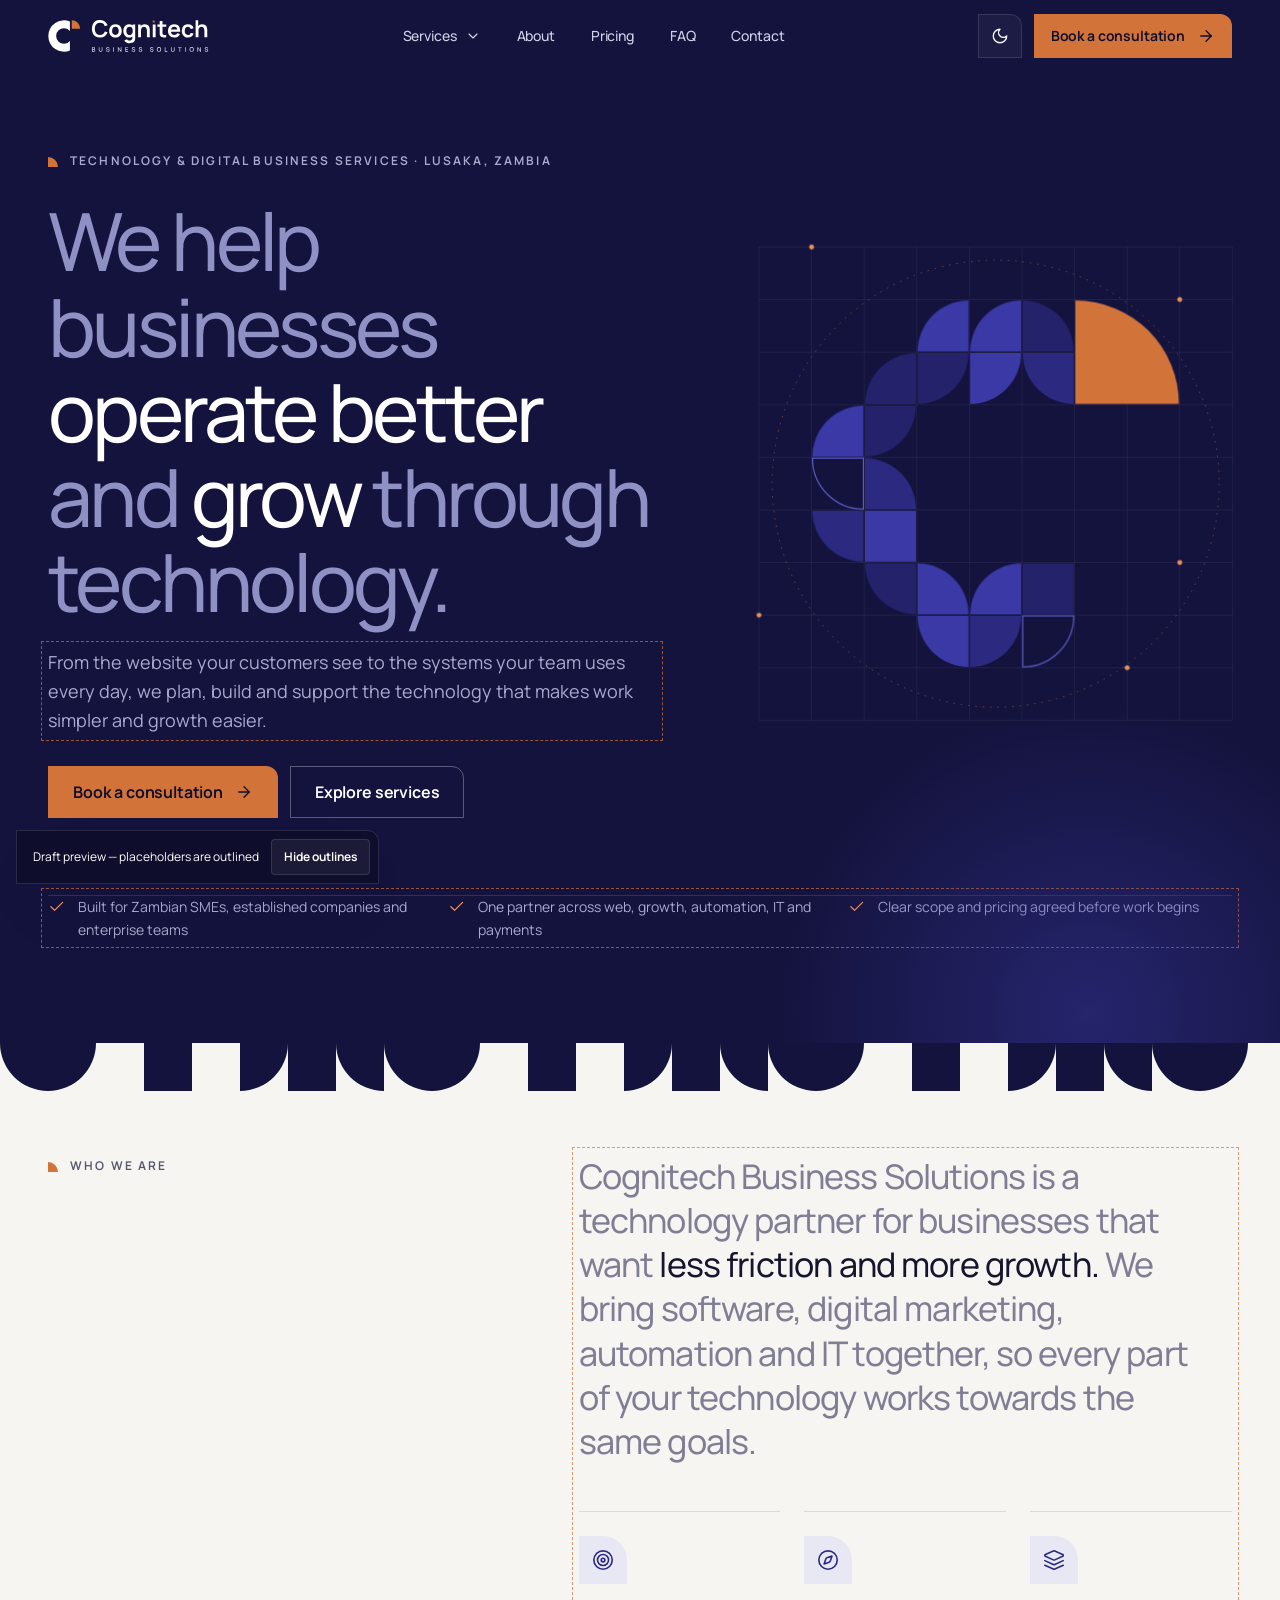
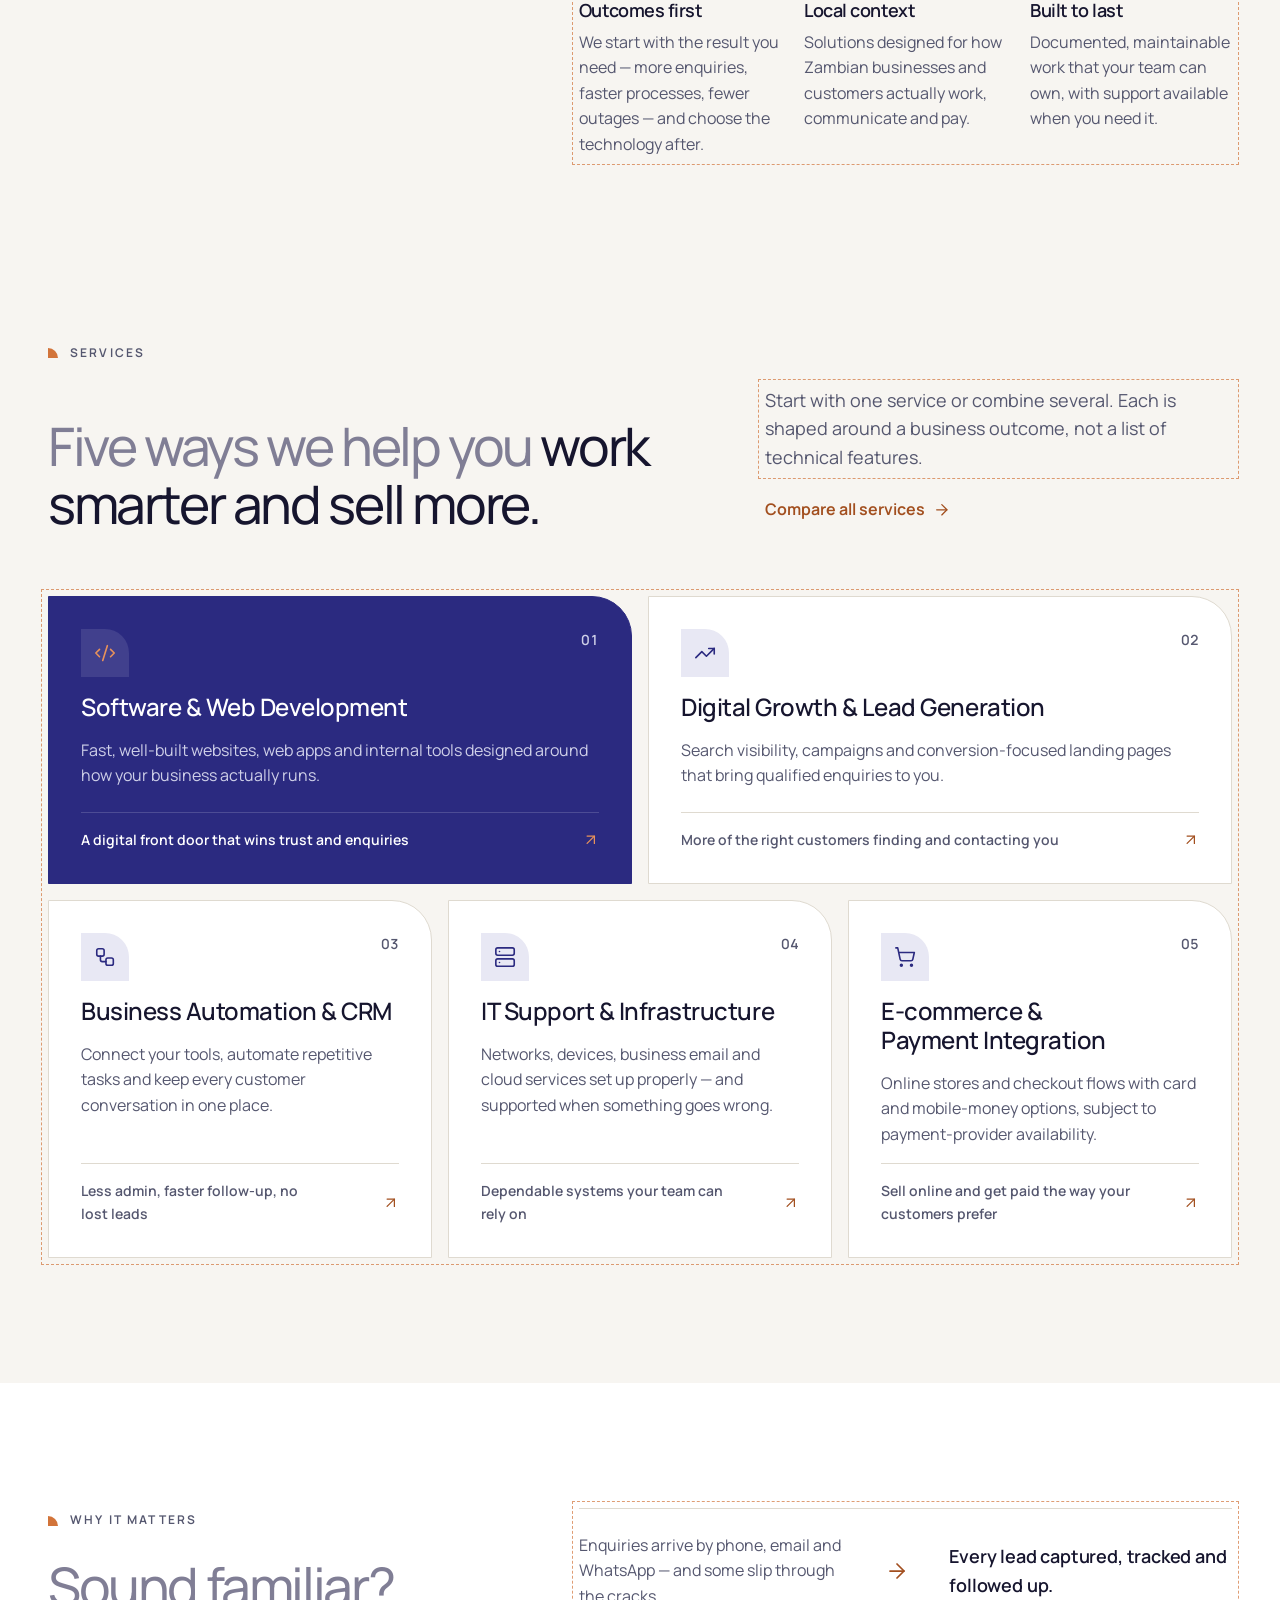
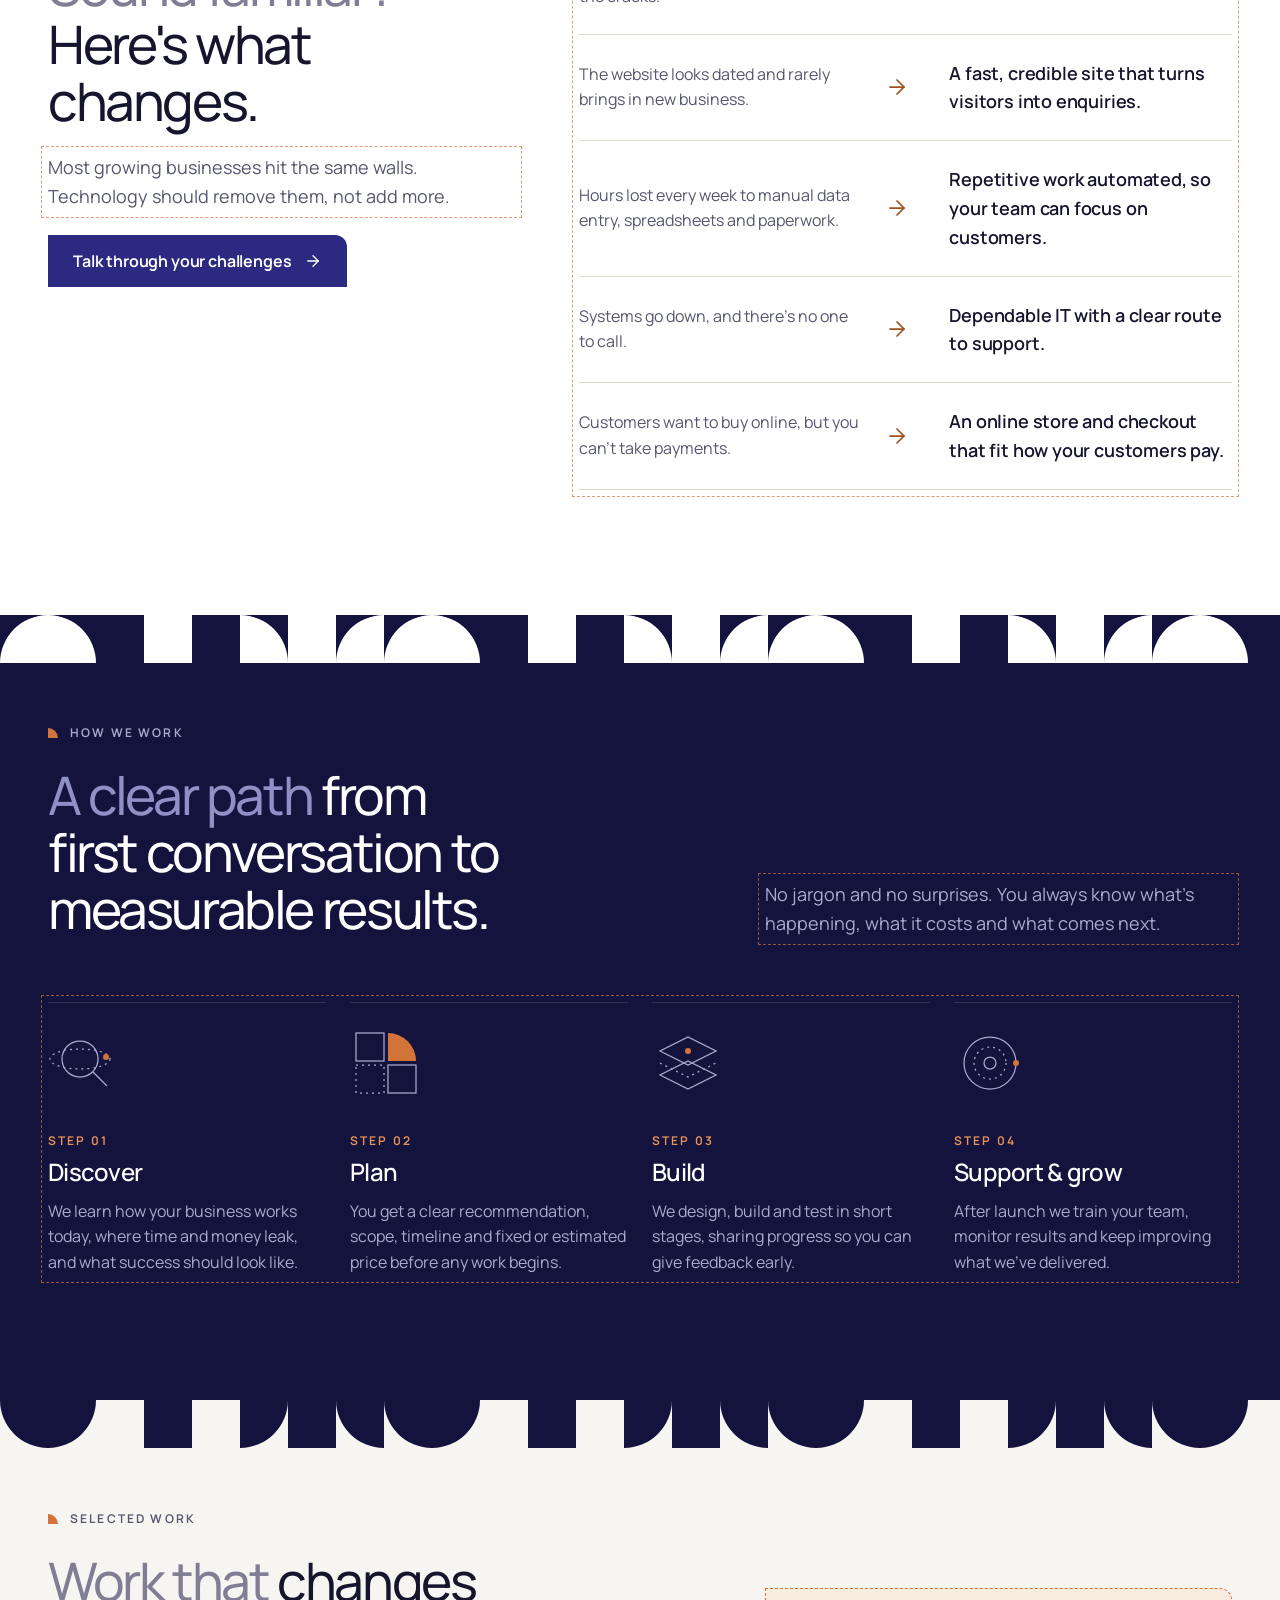
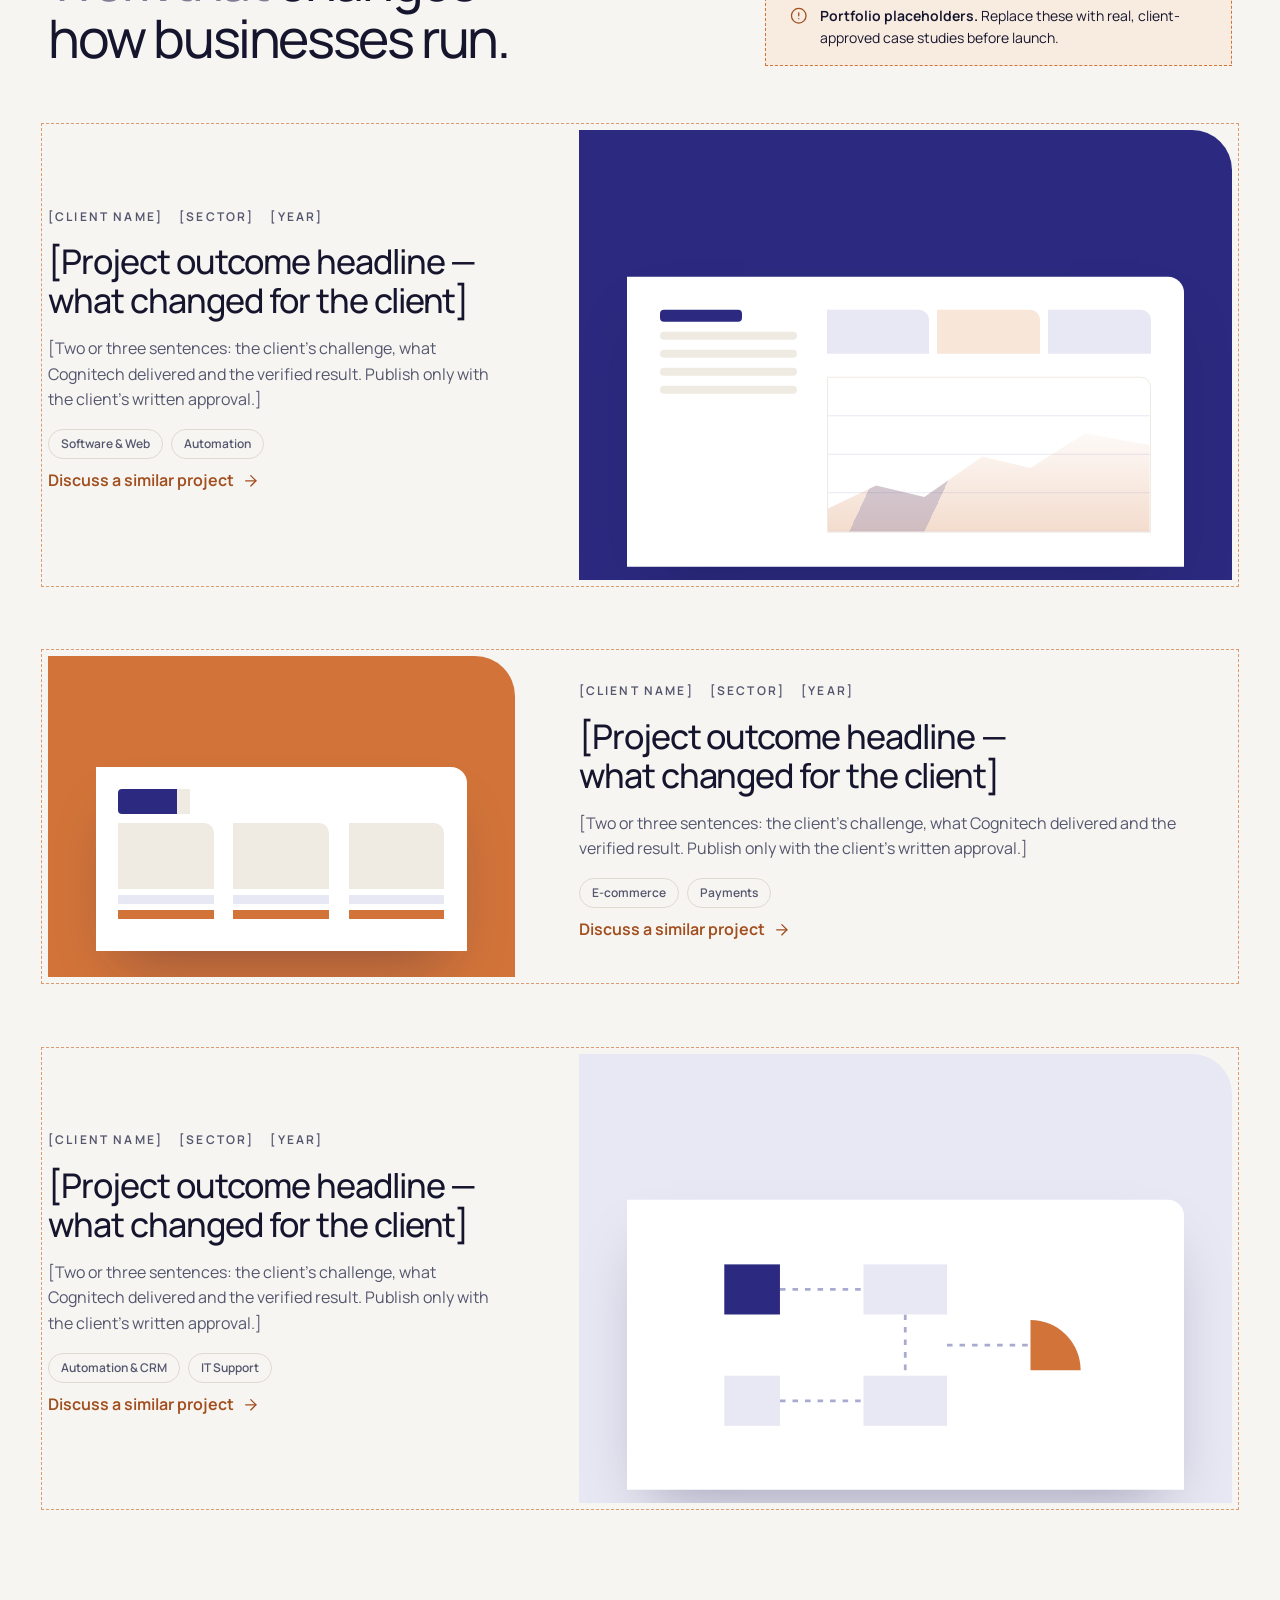
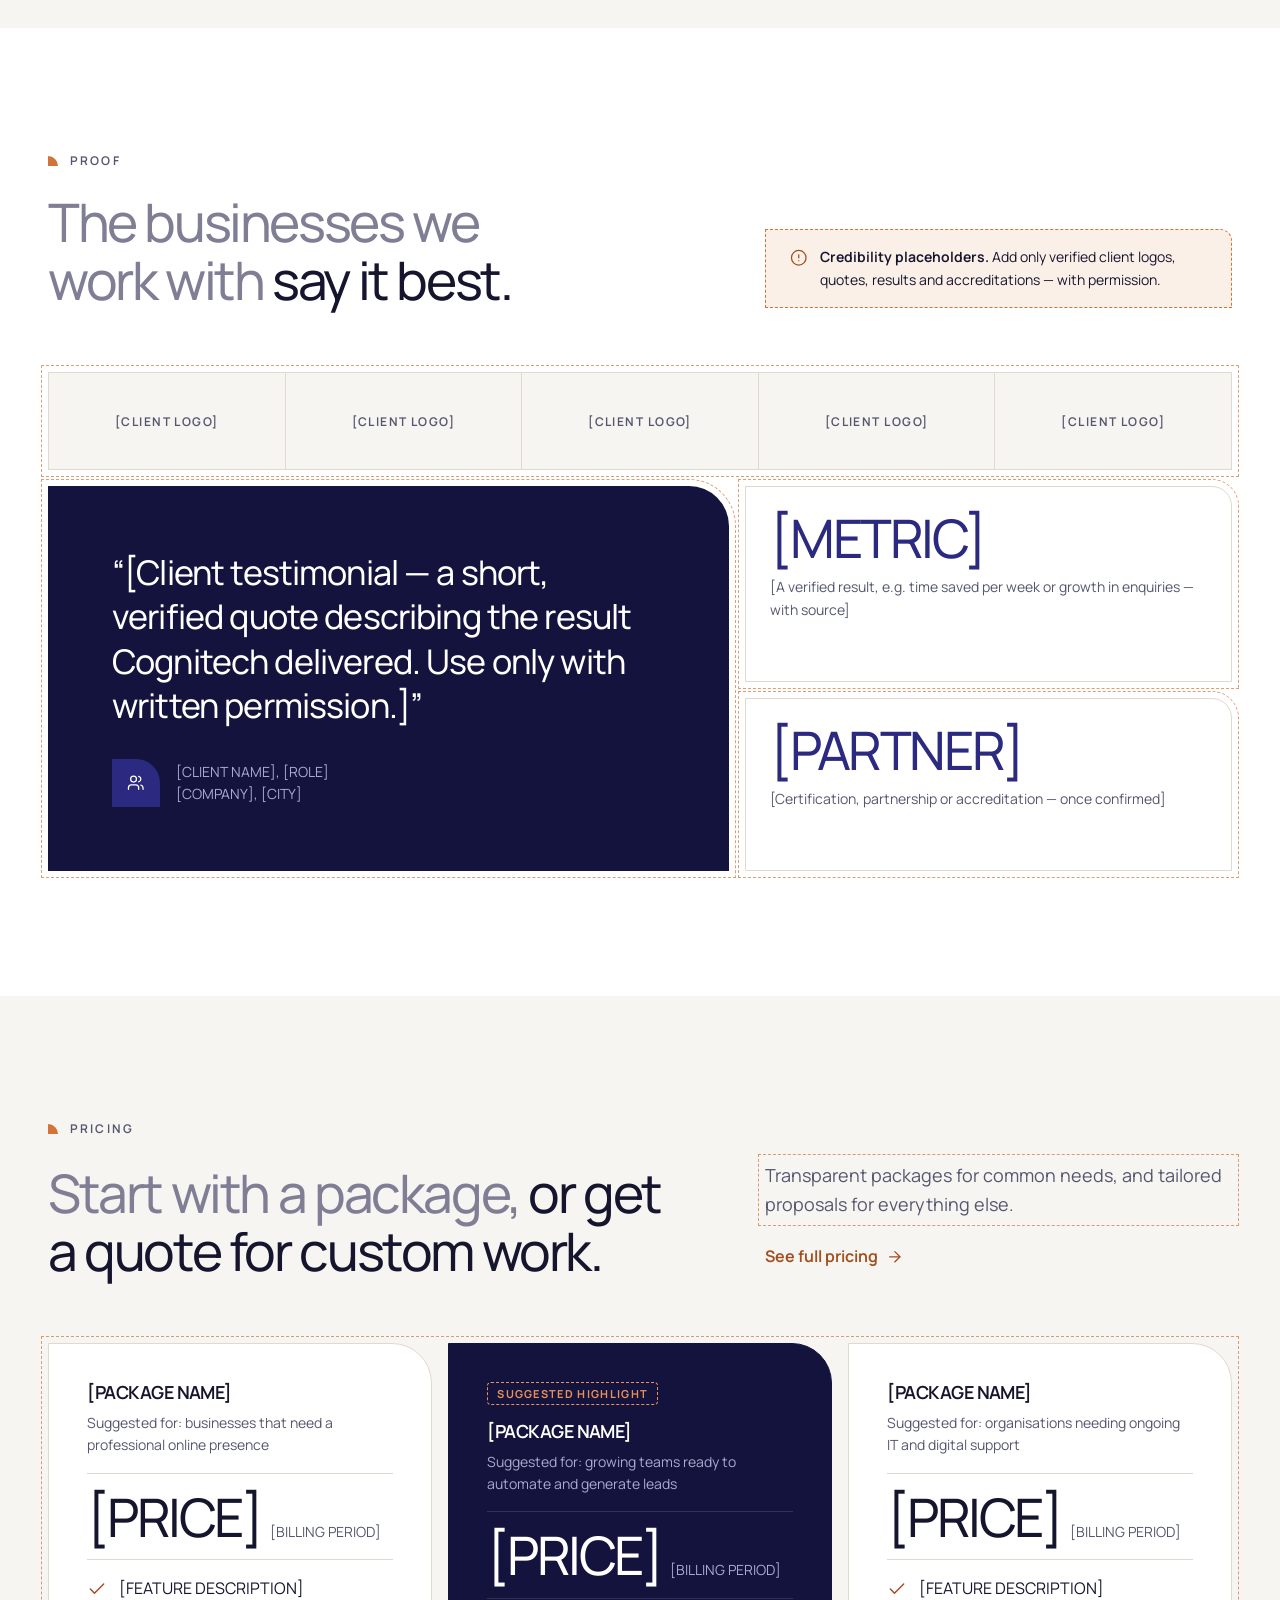
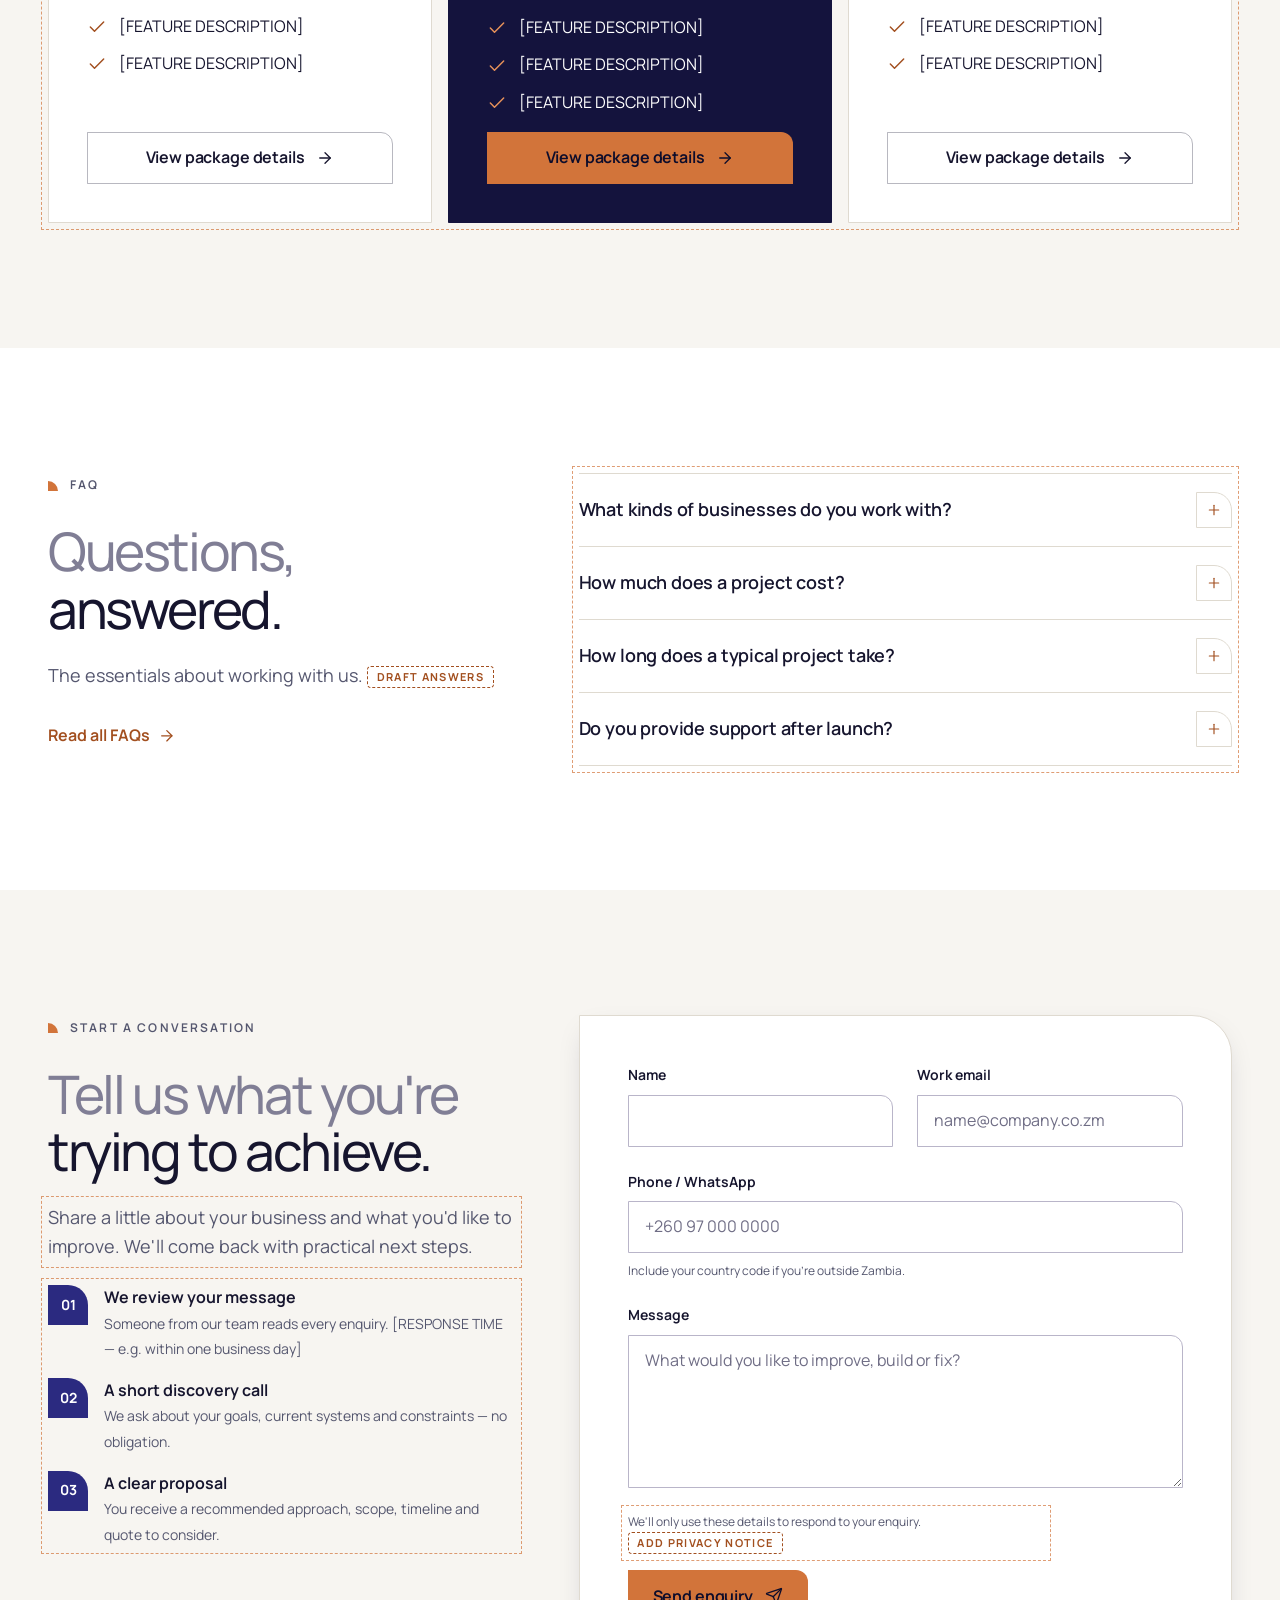
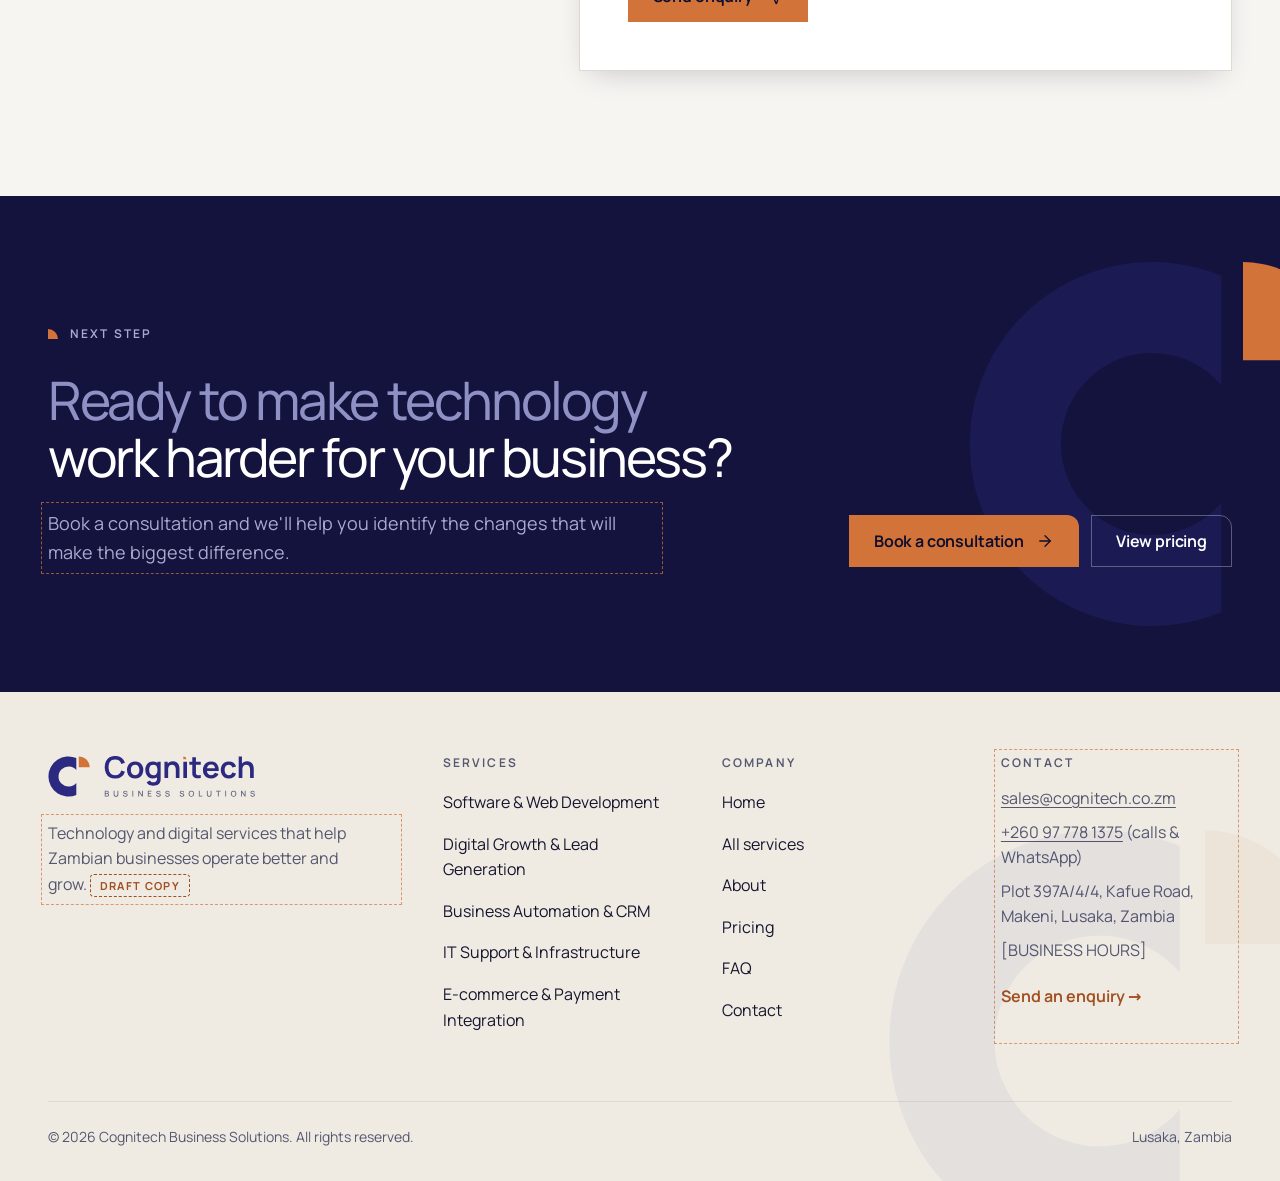
<file: index.html>
<!doctype html>
<html lang="en-ZM">
<head>
  <meta charset="utf-8">
  <meta name="viewport" content="width=device-width, initial-scale=1">
  <title>Cognitech Business Solutions | Technology &amp; Digital Services in Lusaka, Zambia</title>
  <meta name="description" content="Cognitech helps Zambian businesses operate better and grow through technology — websites and software, digital growth, automation and CRM, IT support and e-commerce. [Draft description]">
  <link rel="canonical" href="https://cognitech.co.zm/">
  <meta name="theme-color" content="#14133d">
  <meta property="og:type" content="website">
  <meta property="og:site_name" content="Cognitech Business Solutions">
  <meta property="og:locale" content="en_ZM">
  <meta property="og:title" content="Cognitech Business Solutions | Technology &amp; Digital Services in Lusaka, Zambia">
  <meta property="og:description" content="Cognitech helps Zambian businesses operate better and grow through technology — websites and software, digital growth, automation and CRM, IT support and e-commerce. [Draft description]">
  <meta property="og:url" content="https://cognitech.co.zm/">
  <meta property="og:image" content="https://cognitech.co.zm/assets/images/og-default.png">
  <meta property="og:image:width" content="1200">
  <meta property="og:image:height" content="630">
  <meta property="og:image:alt" content="Cognitech Business Solutions logo on a deep indigo background">
  <meta name="twitter:card" content="summary_large_image">
  <link rel="icon" href="favicon.ico" sizes="32x32">
  <link rel="icon" href="assets/brand/cognitech-app-icon.svg" type="image/svg+xml">
  <link rel="apple-touch-icon" href="assets/brand/apple-touch-icon.png">
  <link rel="preload" href="assets/fonts/manrope-latin-variable.woff2" as="font" type="font/woff2" crossorigin>
  <link rel="stylesheet" href="css/tokens.css">
  <link rel="stylesheet" href="css/base.css">
  <link rel="stylesheet" href="css/layout.css">
  <link rel="stylesheet" href="css/components.css">
  <link rel="stylesheet" href="css/pages.css">
  <!-- layout:theme -->
<script>
  /* Theme: runs before the page is drawn so it never flashes the wrong colours.
     Uses the visitor's saved choice, otherwise their device setting. */
  (function (d) {
    d.classList.add("js");
    var t;
    try { t = localStorage.getItem("cognitech-theme"); } catch (e) {}
    if (t !== "light" && t !== "dark") {
      t = window.matchMedia && matchMedia("(prefers-color-scheme: dark)").matches ? "dark" : "light";
    }
    d.setAttribute("data-theme", t);
  })(document.documentElement);
</script>
<!-- /layout:theme -->
  <script src="js/config.js" defer></script>
  <script src="js/main.js" defer></script>
  <script src="js/forms.js" defer></script>
</head>
<body class="page-home">
<!-- layout:icons -->
<!-- Icon sprite: Lucide v0.460.0 (ISC licence, https://lucide.dev). Edit partials/icons.svg, then run tools/sync-layout.mjs. -->
<svg xmlns="http://www.w3.org/2000/svg" class="sprite" aria-hidden="true" focusable="false">
<symbol id="i-arrow-right" viewBox="0 0 24 24"><path d="M5 12h14" /> <path d="m12 5 7 7-7 7" /></symbol>
<symbol id="i-arrow-up-right" viewBox="0 0 24 24"><path d="M7 7h10v10" /> <path d="M7 17 17 7" /></symbol>
<symbol id="i-code-xml" viewBox="0 0 24 24"><path d="m18 16 4-4-4-4" /> <path d="m6 8-4 4 4 4" /> <path d="m14.5 4-5 16" /></symbol>
<symbol id="i-trending-up" viewBox="0 0 24 24"><polyline points="22 7 13.5 15.5 8.5 10.5 2 17" /> <polyline points="16 7 22 7 22 13" /></symbol>
<symbol id="i-workflow" viewBox="0 0 24 24"><rect width="8" height="8" x="3" y="3" rx="2" /> <path d="M7 11v4a2 2 0 0 0 2 2h4" /> <rect width="8" height="8" x="13" y="13" rx="2" /></symbol>
<symbol id="i-server" viewBox="0 0 24 24"><rect width="20" height="8" x="2" y="2" rx="2" ry="2" /> <rect width="20" height="8" x="2" y="14" rx="2" ry="2" /> <line x1="6" x2="6.01" y1="6" y2="6" /> <line x1="6" x2="6.01" y1="18" y2="18" /></symbol>
<symbol id="i-shopping-cart" viewBox="0 0 24 24"><circle cx="8" cy="21" r="1" /> <circle cx="19" cy="21" r="1" /> <path d="M2.05 2.05h2l2.66 12.42a2 2 0 0 0 2 1.58h9.78a2 2 0 0 0 1.95-1.57l1.65-7.43H5.12" /></symbol>
<symbol id="i-credit-card" viewBox="0 0 24 24"><rect width="20" height="14" x="2" y="5" rx="2" /> <line x1="2" x2="22" y1="10" y2="10" /></symbol>
<symbol id="i-menu" viewBox="0 0 24 24"><line x1="4" x2="20" y1="12" y2="12" /> <line x1="4" x2="20" y1="6" y2="6" /> <line x1="4" x2="20" y1="18" y2="18" /></symbol>
<symbol id="i-x" viewBox="0 0 24 24"><path d="M18 6 6 18" /> <path d="m6 6 12 12" /></symbol>
<symbol id="i-plus" viewBox="0 0 24 24"><path d="M5 12h14" /> <path d="M12 5v14" /></symbol>
<symbol id="i-check" viewBox="0 0 24 24"><path d="M20 6 9 17l-5-5" /></symbol>
<symbol id="i-mail" viewBox="0 0 24 24"><rect width="20" height="16" x="2" y="4" rx="2" /> <path d="m22 7-8.97 5.7a1.94 1.94 0 0 1-2.06 0L2 7" /></symbol>
<symbol id="i-phone" viewBox="0 0 24 24"><path d="M22 16.92v3a2 2 0 0 1-2.18 2 19.79 19.79 0 0 1-8.63-3.07 19.5 19.5 0 0 1-6-6 19.79 19.79 0 0 1-3.07-8.67A2 2 0 0 1 4.11 2h3a2 2 0 0 1 2 1.72 12.84 12.84 0 0 0 .7 2.81 2 2 0 0 1-.45 2.11L8.09 9.91a16 16 0 0 0 6 6l1.27-1.27a2 2 0 0 1 2.11-.45 12.84 12.84 0 0 0 2.81.7A2 2 0 0 1 22 16.92z" /></symbol>
<symbol id="i-message-circle" viewBox="0 0 24 24"><path d="M7.9 20A9 9 0 1 0 4 16.1L2 22Z" /></symbol>
<symbol id="i-map-pin" viewBox="0 0 24 24"><path d="M20 10c0 4.993-5.539 10.193-7.399 11.799a1 1 0 0 1-1.202 0C9.539 20.193 4 14.993 4 10a8 8 0 0 1 16 0" /> <circle cx="12" cy="10" r="3" /></symbol>
<symbol id="i-clock" viewBox="0 0 24 24"><circle cx="12" cy="12" r="10" /> <polyline points="12 6 12 12 16 14" /></symbol>
<symbol id="i-chevron-down" viewBox="0 0 24 24"><path d="m6 9 6 6 6-6" /></symbol>
<symbol id="i-target" viewBox="0 0 24 24"><circle cx="12" cy="12" r="10" /> <circle cx="12" cy="12" r="6" /> <circle cx="12" cy="12" r="2" /></symbol>
<symbol id="i-layers" viewBox="0 0 24 24"><path d="m12.83 2.18a2 2 0 0 0-1.66 0L2.6 6.08a1 1 0 0 0 0 1.83l8.58 3.91a2 2 0 0 0 1.66 0l8.58-3.9a1 1 0 0 0 0-1.83Z" /> <path d="m22 17.65-9.17 4.16a2 2 0 0 1-1.66 0L2 17.65" /> <path d="m22 12.65-9.17 4.16a2 2 0 0 1-1.66 0L2 12.65" /></symbol>
<symbol id="i-shield-check" viewBox="0 0 24 24"><path d="M20 13c0 5-3.5 7.5-7.66 8.95a1 1 0 0 1-.67-.01C7.5 20.5 4 18 4 13V6a1 1 0 0 1 1-1c2 0 4.5-1.2 6.24-2.72a1.17 1.17 0 0 1 1.52 0C14.51 3.81 17 5 19 5a1 1 0 0 1 1 1z" /> <path d="m9 12 2 2 4-4" /></symbol>
<symbol id="i-users" viewBox="0 0 24 24"><path d="M16 21v-2a4 4 0 0 0-4-4H6a4 4 0 0 0-4 4v2" /> <circle cx="9" cy="7" r="4" /> <path d="M22 21v-2a4 4 0 0 0-3-3.87" /> <path d="M16 3.13a4 4 0 0 1 0 7.75" /></symbol>
<symbol id="i-lightbulb" viewBox="0 0 24 24"><path d="M15 14c.2-1 .7-1.7 1.5-2.5 1-.9 1.5-2.2 1.5-3.5A6 6 0 0 0 6 8c0 1 .2 2.2 1.5 3.5.7.7 1.3 1.5 1.5 2.5" /> <path d="M9 18h6" /> <path d="M10 22h4" /></symbol>
<symbol id="i-compass" viewBox="0 0 24 24"><path d="m16.24 7.76-1.804 5.411a2 2 0 0 1-1.265 1.265L7.76 16.24l1.804-5.411a2 2 0 0 1 1.265-1.265z" /> <circle cx="12" cy="12" r="10" /></symbol>
<symbol id="i-search" viewBox="0 0 24 24"><circle cx="11" cy="11" r="8" /> <path d="m21 21-4.3-4.3" /></symbol>
<symbol id="i-refresh-cw" viewBox="0 0 24 24"><path d="M3 12a9 9 0 0 1 9-9 9.75 9.75 0 0 1 6.74 2.74L21 8" /> <path d="M21 3v5h-5" /> <path d="M21 12a9 9 0 0 1-9 9 9.75 9.75 0 0 1-6.74-2.74L3 16" /> <path d="M8 16H3v5" /></symbol>
<symbol id="i-chart-no-axes-column" viewBox="0 0 24 24"><line x1="18" x2="18" y1="20" y2="10" /> <line x1="12" x2="12" y1="20" y2="4" /> <line x1="6" x2="6" y1="20" y2="14" /></symbol>
<symbol id="i-life-buoy" viewBox="0 0 24 24"><circle cx="12" cy="12" r="10" /> <path d="m4.93 4.93 4.24 4.24" /> <path d="m14.83 9.17 4.24-4.24" /> <path d="m14.83 14.83 4.24 4.24" /> <path d="m9.17 14.83-4.24 4.24" /> <circle cx="12" cy="12" r="4" /></symbol>
<symbol id="i-zap" viewBox="0 0 24 24"><path d="M4 14a1 1 0 0 1-.78-1.63l9.9-10.2a.5.5 0 0 1 .86.46l-1.92 6.02A1 1 0 0 0 13 10h7a1 1 0 0 1 .78 1.63l-9.9 10.2a.5.5 0 0 1-.86-.46l1.92-6.02A1 1 0 0 0 11 14z" /></symbol>
<symbol id="i-handshake" viewBox="0 0 24 24"><path d="m11 17 2 2a1 1 0 1 0 3-3" /> <path d="m14 14 2.5 2.5a1 1 0 1 0 3-3l-3.88-3.88a3 3 0 0 0-4.24 0l-.88.88a1 1 0 1 1-3-3l2.81-2.81a5.79 5.79 0 0 1 7.06-.87l.47.28a2 2 0 0 0 1.42.25L21 4" /> <path d="m21 3 1 11h-2" /> <path d="M3 3 2 14l6.5 6.5a1 1 0 1 0 3-3" /> <path d="M3 4h8" /></symbol>
<symbol id="i-file-text" viewBox="0 0 24 24"><path d="M15 2H6a2 2 0 0 0-2 2v16a2 2 0 0 0 2 2h12a2 2 0 0 0 2-2V7Z" /> <path d="M14 2v4a2 2 0 0 0 2 2h4" /> <path d="M10 9H8" /> <path d="M16 13H8" /> <path d="M16 17H8" /></symbol>
<symbol id="i-calendar-check" viewBox="0 0 24 24"><path d="M8 2v4" /> <path d="M16 2v4" /> <rect width="18" height="18" x="3" y="4" rx="2" /> <path d="M3 10h18" /> <path d="m9 16 2 2 4-4" /></symbol>
<symbol id="i-send" viewBox="0 0 24 24"><path d="M14.536 21.686a.5.5 0 0 0 .937-.024l6.5-19a.496.496 0 0 0-.635-.635l-19 6.5a.5.5 0 0 0-.024.937l7.93 3.18a2 2 0 0 1 1.112 1.11z" /> <path d="m21.854 2.147-10.94 10.939" /></symbol>
<symbol id="i-circle-alert" viewBox="0 0 24 24"><circle cx="12" cy="12" r="10" /> <line x1="12" x2="12" y1="8" y2="12" /> <line x1="12" x2="12.01" y1="16" y2="16" /></symbol>
<symbol id="i-circle-check" viewBox="0 0 24 24"><circle cx="12" cy="12" r="10" /> <path d="m9 12 2 2 4-4" /></symbol>
<symbol id="i-gauge" viewBox="0 0 24 24"><path d="m12 14 4-4" /> <path d="M3.34 19a10 10 0 1 1 17.32 0" /></symbol>
<symbol id="i-puzzle" viewBox="0 0 24 24"><path d="M15.39 4.39a1 1 0 0 0 1.68-.474 2.5 2.5 0 1 1 3.014 3.015 1 1 0 0 0-.474 1.68l1.683 1.682a2.414 2.414 0 0 1 0 3.414L19.61 15.39a1 1 0 0 1-1.68-.474 2.5 2.5 0 1 0-3.014 3.015 1 1 0 0 1 .474 1.68l-1.683 1.682a2.414 2.414 0 0 1-3.414 0L8.61 19.61a1 1 0 0 0-1.68.474 2.5 2.5 0 1 1-3.014-3.015 1 1 0 0 0 .474-1.68l-1.683-1.682a2.414 2.414 0 0 1 0-3.414L4.39 8.61a1 1 0 0 1 1.68.474 2.5 2.5 0 1 0 3.014-3.015 1 1 0 0 1-.474-1.68l1.683-1.682a2.414 2.414 0 0 1 3.414 0z" /></symbol>
<symbol id="i-repeat" viewBox="0 0 24 24"><path d="m17 2 4 4-4 4" /> <path d="M3 11v-1a4 4 0 0 1 4-4h14" /> <path d="m7 22-4-4 4-4" /> <path d="M21 13v1a4 4 0 0 1-4 4H3" /></symbol>
<symbol id="i-database" viewBox="0 0 24 24"><ellipse cx="12" cy="5" rx="9" ry="3" /> <path d="M3 5V19A9 3 0 0 0 21 19V5" /> <path d="M3 12A9 3 0 0 0 21 12" /></symbol>
<symbol id="i-wifi" viewBox="0 0 24 24"><path d="M12 20h.01" /> <path d="M2 8.82a15 15 0 0 1 20 0" /> <path d="M5 12.859a10 10 0 0 1 14 0" /> <path d="M8.5 16.429a5 5 0 0 1 7 0" /></symbol>
<symbol id="i-monitor-smartphone" viewBox="0 0 24 24"><path d="M18 8V6a2 2 0 0 0-2-2H4a2 2 0 0 0-2 2v7a2 2 0 0 0 2 2h8" /> <path d="M10 19v-3.96 3.15" /> <path d="M7 19h5" /> <rect width="6" height="10" x="16" y="12" rx="2" /></symbol>
<symbol id="i-store" viewBox="0 0 24 24"><path d="m2 7 4.41-4.41A2 2 0 0 1 7.83 2h8.34a2 2 0 0 1 1.42.59L22 7" /> <path d="M4 12v8a2 2 0 0 0 2 2h12a2 2 0 0 0 2-2v-8" /> <path d="M15 22v-4a2 2 0 0 0-2-2h-2a2 2 0 0 0-2 2v4" /> <path d="M2 7h20" /> <path d="M22 7v3a2 2 0 0 1-2 2a2.7 2.7 0 0 1-1.59-.63.7.7 0 0 0-.82 0A2.7 2.7 0 0 1 16 12a2.7 2.7 0 0 1-1.59-.63.7.7 0 0 0-.82 0A2.7 2.7 0 0 1 12 12a2.7 2.7 0 0 1-1.59-.63.7.7 0 0 0-.82 0A2.7 2.7 0 0 1 8 12a2.7 2.7 0 0 1-1.59-.63.7.7 0 0 0-.82 0A2.7 2.7 0 0 1 4 12a2 2 0 0 1-2-2V7" /></symbol>
<symbol id="i-wallet" viewBox="0 0 24 24"><path d="M19 7V4a1 1 0 0 0-1-1H5a2 2 0 0 0 0 4h15a1 1 0 0 1 1 1v4h-3a2 2 0 0 0 0 4h3a1 1 0 0 0 1-1v-2a1 1 0 0 0-1-1" /> <path d="M3 5v14a2 2 0 0 0 2 2h15a1 1 0 0 0 1-1v-4" /></symbol>
<symbol id="i-megaphone" viewBox="0 0 24 24"><path d="m3 11 18-5v12L3 14v-3z" /> <path d="M11.6 16.8a3 3 0 1 1-5.8-1.6" /></symbol>
<symbol id="i-mouse-pointer-click" viewBox="0 0 24 24"><path d="M14 4.1 12 6" /> <path d="m5.1 8-2.9-.8" /> <path d="m6 12-1.9 2" /> <path d="M7.2 2.2 8 5.1" /> <path d="M9.037 9.69a.498.498 0 0 1 .653-.653l11 4.5a.5.5 0 0 1-.074.949l-4.349 1.041a1 1 0 0 0-.74.739l-1.04 4.35a.5.5 0 0 1-.95.074z" /></symbol>
<symbol id="i-bot" viewBox="0 0 24 24"><path d="M12 8V4H8" /> <rect width="16" height="12" x="4" y="8" rx="2" /> <path d="M2 14h2" /> <path d="M20 14h2" /> <path d="M15 13v2" /> <path d="M9 13v2" /></symbol>
<symbol id="i-cloud" viewBox="0 0 24 24"><path d="M17.5 19H9a7 7 0 1 1 6.71-9h1.79a4.5 4.5 0 1 1 0 9Z" /></symbol>
<symbol id="i-lock" viewBox="0 0 24 24"><rect width="18" height="11" x="3" y="11" rx="2" ry="2" /> <path d="M7 11V7a5 5 0 0 1 10 0v4" /></symbol>
<symbol id="i-heart-handshake" viewBox="0 0 24 24"><path d="M19 14c1.49-1.46 3-3.21 3-5.5A5.5 5.5 0 0 0 16.5 3c-1.76 0-3 .5-4.5 2-1.5-1.5-2.74-2-4.5-2A5.5 5.5 0 0 0 2 8.5c0 2.3 1.5 4.05 3 5.5l7 7Z" /> <path d="M12 5 9.04 7.96a2.17 2.17 0 0 0 0 3.08c.82.82 2.13.85 3 .07l2.07-1.9a2.82 2.82 0 0 1 3.79 0l2.96 2.66" /> <path d="m18 15-2-2" /> <path d="m15 18-2-2" /></symbol>
<symbol id="i-scale" viewBox="0 0 24 24"><path d="m16 16 3-8 3 8c-.87.65-1.92 1-3 1s-2.13-.35-3-1Z" /> <path d="m2 16 3-8 3 8c-.87.65-1.92 1-3 1s-2.13-.35-3-1Z" /> <path d="M7 21h10" /> <path d="M12 3v18" /> <path d="M3 7h2c2 0 5-1 7-2 2 1 5 2 7 2h2" /></symbol>
<symbol id="i-moon" viewBox="0 0 24 24"><path d="M12 3a6 6 0 0 0 9 9 9 9 0 1 1-9-9Z" /></symbol>
<symbol id="i-sun" viewBox="0 0 24 24"><circle cx="12" cy="12" r="4" /> <path d="M12 2v2" /> <path d="M12 20v2" /> <path d="m4.93 4.93 1.41 1.41" /> <path d="m17.66 17.66 1.41 1.41" /> <path d="M2 12h2" /> <path d="M20 12h2" /> <path d="m6.34 17.66-1.41 1.41" /> <path d="m19.07 4.93-1.41 1.41" /></symbol>
</svg>
<!-- /layout:icons -->
<!-- layout:header -->
<a class="skip-link" href="#main">Skip to content</a>
<header class="site-header" data-header>
  <div class="container site-header__inner">
    <a class="site-header__logo" href="index.html" data-nav="home" aria-current="page">
      <img src="assets/brand/cognitech-logo-white.svg" width="203" height="40" alt="Cognitech Business Solutions — home">
    </a>
    <nav class="nav" aria-label="Main">
      <ul class="nav__list">
        <li class="nav__item" data-dropdown>
          <button class="nav__toggle" type="button" aria-expanded="false" aria-controls="nav-services">
            Services <svg class="icon" aria-hidden="true"><use href="#i-chevron-down"/></svg>
          </button>
          <div class="nav__panel" id="nav-services" hidden>
            <ul>
              <li><a href="services/software-web-development.html" data-nav="svc-software"><span class="icon-tile"><svg class="icon" aria-hidden="true"><use href="#i-code-xml"/></svg></span>Software &amp; Web Development</a></li>
              <li><a href="services/digital-growth-lead-generation.html" data-nav="svc-growth"><span class="icon-tile"><svg class="icon" aria-hidden="true"><use href="#i-trending-up"/></svg></span>Digital Growth &amp; Lead Generation</a></li>
              <li><a href="services/business-automation-crm.html" data-nav="svc-automation"><span class="icon-tile"><svg class="icon" aria-hidden="true"><use href="#i-workflow"/></svg></span>Business Automation &amp; CRM</a></li>
              <li><a href="services/it-support-infrastructure.html" data-nav="svc-it"><span class="icon-tile"><svg class="icon" aria-hidden="true"><use href="#i-server"/></svg></span>IT Support &amp; Infrastructure</a></li>
              <li><a href="services/ecommerce-payment-integration.html" data-nav="svc-ecommerce"><span class="icon-tile"><svg class="icon" aria-hidden="true"><use href="#i-shopping-cart"/></svg></span>E-commerce &amp; Payment Integration</a></li>
              <li class="nav__panel-all"><a href="services.html" data-nav="services">All services <svg class="icon" aria-hidden="true"><use href="#i-arrow-right"/></svg></a></li>
            </ul>
          </div>
        </li>
        <li><a class="nav__link" href="about.html" data-nav="about">About</a></li>
        <li><a class="nav__link" href="pricing.html" data-nav="pricing">Pricing</a></li>
        <li><a class="nav__link" href="faq.html" data-nav="faq">FAQ</a></li>
        <li><a class="nav__link" href="contact.html" data-nav="contact">Contact</a></li>
      </ul>
    </nav>
    <div class="site-header__actions">
    <button class="theme-toggle" type="button" aria-pressed="false" title="Switch to dark mode" data-theme-toggle>
      <span class="visually-hidden">Dark mode</span>
      <svg class="icon icon-moon" aria-hidden="true"><use href="#i-moon"/></svg>
      <svg class="icon icon-sun" aria-hidden="true"><use href="#i-sun"/></svg>
    </button>
    <a class="btn btn--primary btn--sm site-header__cta" href="contact.html">Book a consultation <svg class="icon" aria-hidden="true"><use href="#i-arrow-right"/></svg></a>
    <button class="menu-button" type="button" aria-expanded="false" aria-controls="mobile-menu" data-menu-button>
      <span>Menu</span>
      <svg class="icon icon-open" aria-hidden="true"><use href="#i-menu"/></svg>
      <svg class="icon icon-close" aria-hidden="true"><use href="#i-x"/></svg>
    </button>
    </div>
  </div>
</header>
<div class="mobile-menu" id="mobile-menu" hidden data-mobile-menu>
  <nav aria-label="Mobile">
    <ul class="mobile-menu__list">
      <li><a class="mobile-menu__link" href="index.html" data-nav="home" aria-current="page">Home</a></li>
      <li>
        <a class="mobile-menu__link" href="services.html" data-nav="services">Services</a>
        <ul class="mobile-menu__sub">
          <li><a href="services/software-web-development.html" data-nav="svc-software">Software &amp; Web Development</a></li>
          <li><a href="services/digital-growth-lead-generation.html" data-nav="svc-growth">Digital Growth &amp; Lead Generation</a></li>
          <li><a href="services/business-automation-crm.html" data-nav="svc-automation">Business Automation &amp; CRM</a></li>
          <li><a href="services/it-support-infrastructure.html" data-nav="svc-it">IT Support &amp; Infrastructure</a></li>
          <li><a href="services/ecommerce-payment-integration.html" data-nav="svc-ecommerce">E-commerce &amp; Payment Integration</a></li>
        </ul>
      </li>
      <li><a class="mobile-menu__link" href="about.html" data-nav="about">About</a></li>
      <li><a class="mobile-menu__link" href="pricing.html" data-nav="pricing">Pricing</a></li>
      <li><a class="mobile-menu__link" href="faq.html" data-nav="faq">FAQ</a></li>
      <li><a class="mobile-menu__link" href="contact.html" data-nav="contact">Contact</a></li>
    </ul>
    <div class="mobile-menu__cta">
      <a class="btn btn--primary" href="contact.html">Book a consultation <svg class="icon" aria-hidden="true"><use href="#i-arrow-right"/></svg></a>
    </div>
  </nav>
</div>
<!-- /layout:header -->
<main id="main" tabindex="-1">

<!-- ===== Hero ===== -->
<section class="hero band-ink" aria-labelledby="hero-title">
  <div class="container">
    <div class="hero__grid">
      <div class="hero__copy">
        <p class="eyebrow">Technology &amp; digital business services · Lusaka, Zambia</p>
        <h1 class="display" id="hero-title">We help businesses <span class="hl">operate better</span> and <span class="hl">grow</span> through technology.</h1>
        <p class="lede" data-placeholder="copy">From the website your customers see to the systems your team uses every day, we plan, build and support the technology that makes work simpler and growth easier.</p>
        <div class="btn-row">
          <a class="btn btn--primary" href="contact.html">Book a consultation <svg class="icon" aria-hidden="true"><use href="#i-arrow-right"/></svg></a>
          <a class="btn btn--ghost" href="services.html">Explore services</a>
        </div>
      </div>
      <div class="hero__visual">
        <svg class="qfield" viewBox="0 0 576 576" xmlns="http://www.w3.org/2000/svg" aria-hidden="true" focusable="false">
<path class="qf-grid" d="M0 0V576M64 0V576M128 0V576M192 0V576M256 0V576M320 0V576M384 0V576M448 0V576M512 0V576M576 0V576M0 0H576M0 64H576M0 128H576M0 192H576M0 256H576M0 320H576M0 384H576M0 448H576M0 512H576M0 576H576"/>
<circle class="qf-orbit" cx="288.0" cy="288.0" r="272.0"/>
<path class="qf-cell qf-b" style="--d:4" d="M255 127L193 127A62 62 0 0 1 255 65Z"/>
<path class="qf-cell qf-b" style="--d:5" d="M319 127L257 127A62 62 0 0 1 319 65Z"/>
<path class="qf-cell qf-c" style="--d:6" d="M321 127L383 127A62 62 0 0 0 321 65Z"/>
<path class="qf-cell qf-c" style="--d:2" d="M191 191L129 191A62 62 0 0 1 191 129Z"/>
<path class="qf-cell qf-c" style="--d:3" d="M193 129L255 129A62 62 0 0 1 193 191Z"/>
<path class="qf-cell qf-b" style="--d:5" d="M257 129L319 129A62 62 0 0 1 257 191Z"/>
<path class="qf-cell qf-a" style="--d:6" d="M383 129L321 129A62 62 0 0 0 383 191Z"/>
<path class="qf-cell qf-b" style="--d:1" d="M127 255L65 255A62 62 0 0 1 127 193Z"/>
<path class="qf-cell qf-c" style="--d:1" d="M129 193L191 193A62 62 0 0 1 129 255Z"/>
<path class="qf-cell qf-o" style="--d:19" d="M127 257L65 257A62 62 0 0 0 127 319Z"/>
<path class="qf-cell qf-a" style="--d:19" d="M129 319L191 319A62 62 0 0 0 129 257Z"/>
<path class="qf-cell qf-a" style="--d:18" d="M127 321L65 321A62 62 0 0 0 127 383Z"/>
<rect class="qf-cell qf-b" style="--d:17" x="129" y="321" width="62" height="62"/>
<path class="qf-cell qf-c" style="--d:16" d="M191 385L129 385A62 62 0 0 0 191 447Z"/>
<path class="qf-cell qf-b" style="--d:16" d="M193 447L255 447A62 62 0 0 0 193 385Z"/>
<path class="qf-cell qf-b" style="--d:14" d="M319 447L257 447A62 62 0 0 1 319 385Z"/>
<rect class="qf-cell qf-c" style="--d:13" x="321" y="385" width="62" height="62"/>
<path class="qf-cell qf-b" style="--d:15" d="M255 449L193 449A62 62 0 0 0 255 511Z"/>
<path class="qf-cell qf-a" style="--d:14" d="M257 449L319 449A62 62 0 0 1 257 511Z"/>
<path class="qf-cell qf-o" style="--d:13" d="M321 449L383 449A62 62 0 0 1 321 511Z"/>
<path class="qf-cell qf-copper" style="--d:20" d="M385 191L511 191A126 126 0 0 0 385 65Z"/>
<circle class="qf-dot" cx="512" cy="384" r="3"/>
<circle class="qf-dot" cx="448" cy="512" r="3"/>
<circle class="qf-dot" cx="64" cy="0" r="3"/>
<circle class="qf-dot" cx="0" cy="448" r="3"/>
<circle class="qf-dot" cx="512" cy="64" r="3"/>
</svg>
      </div>
    </div>
    <ul class="hero__notes" role="list" data-placeholder="copy">
      <li><svg class="icon" aria-hidden="true"><use href="#i-check"/></svg><span>Built for Zambian SMEs, established companies and enterprise teams</span></li>
      <li><svg class="icon" aria-hidden="true"><use href="#i-check"/></svg><span>One partner across web, growth, automation, IT and payments</span></li>
      <li><svg class="icon" aria-hidden="true"><use href="#i-check"/></svg><span>Clear scope and pricing agreed before work begins</span></li>
    </ul>
  </div>
</section>
<div class="q-divider" style="--from: var(--band-ink); --to: var(--band-paper);" aria-hidden="true"></div>

<!-- ===== Introduction ===== -->
<section class="section section--flush-top band-paper" aria-labelledby="intro-title">
  <div class="container">
    <div class="split">
      <div><p class="eyebrow">Who we are</p><h2 class="visually-hidden" id="intro-title">About Cognitech</h2></div>
      <div data-placeholder="copy">
        <p class="statement reveal">Cognitech Business Solutions is a technology partner for businesses that want <span class="hl">less friction and more growth.</span> We bring software, digital marketing, automation and IT together, so every part of your technology works towards the same goals.</p>
        <div class="pillars">
          <div class="pillar reveal"><span class="icon-tile"><svg class="icon" aria-hidden="true"><use href="#i-target"/></svg></span><h3>Outcomes first</h3><p>We start with the result you need — more enquiries, faster processes, fewer outages — and choose the technology after.</p></div>
          <div class="pillar reveal"><span class="icon-tile"><svg class="icon" aria-hidden="true"><use href="#i-compass"/></svg></span><h3>Local context</h3><p>Solutions designed for how Zambian businesses and customers actually work, communicate and pay.</p></div>
          <div class="pillar reveal"><span class="icon-tile"><svg class="icon" aria-hidden="true"><use href="#i-layers"/></svg></span><h3>Built to last</h3><p>Documented, maintainable work that your team can own, with support available when you need it.</p></div>
        </div>
      </div>
    </div>
  </div>
</section>

<!-- ===== Services ===== -->
<section class="section band-paper section--flush-top" id="services" aria-labelledby="services-title">
  <div class="container">
    <div class="section-head section-head--split">
      <p class="eyebrow">Services</p>
      <h2 class="headline" id="services-title">Five ways we help you <span class="hl">work smarter and sell more.</span></h2>
      <div class="stack" style="--stack: var(--space-4)">
        <p class="lede" data-placeholder="copy">Start with one service or combine several. Each is shaped around a business outcome, not a list of technical features.</p>
        <a class="link-arrow" href="services.html">Compare all services <svg class="icon" aria-hidden="true"><use href="#i-arrow-right"/></svg></a>
      </div>
    </div>
    <div class="service-grid" data-placeholder="copy">
<article class="service-card service-card--feature reveal">
  <div class="service-card__top">
    <span class="icon-tile"><svg class="icon" aria-hidden="true"><use href="#i-code-xml"/></svg></span>
    <span class="service-card__num">01</span>
  </div>
  <h3><a href="services/software-web-development.html">Software &amp; Web Development</a></h3>
  <p>Fast, well-built websites, web apps and internal tools designed around how your business actually runs.</p>
  <p class="service-card__outcome"><span>A digital front door that wins trust and enquiries</span><svg class="icon" aria-hidden="true"><use href="#i-arrow-up-right"/></svg></p>
</article>
<article class="service-card reveal">
  <div class="service-card__top">
    <span class="icon-tile"><svg class="icon" aria-hidden="true"><use href="#i-trending-up"/></svg></span>
    <span class="service-card__num">02</span>
  </div>
  <h3><a href="services/digital-growth-lead-generation.html">Digital Growth &amp; Lead Generation</a></h3>
  <p>Search visibility, campaigns and conversion-focused landing pages that bring qualified enquiries to you.</p>
  <p class="service-card__outcome"><span>More of the right customers finding and contacting you</span><svg class="icon" aria-hidden="true"><use href="#i-arrow-up-right"/></svg></p>
</article>
<article class="service-card reveal">
  <div class="service-card__top">
    <span class="icon-tile"><svg class="icon" aria-hidden="true"><use href="#i-workflow"/></svg></span>
    <span class="service-card__num">03</span>
  </div>
  <h3><a href="services/business-automation-crm.html">Business Automation &amp; CRM</a></h3>
  <p>Connect your tools, automate repetitive tasks and keep every customer conversation in one place.</p>
  <p class="service-card__outcome"><span>Less admin, faster follow-up, no lost leads</span><svg class="icon" aria-hidden="true"><use href="#i-arrow-up-right"/></svg></p>
</article>
<article class="service-card reveal">
  <div class="service-card__top">
    <span class="icon-tile"><svg class="icon" aria-hidden="true"><use href="#i-server"/></svg></span>
    <span class="service-card__num">04</span>
  </div>
  <h3><a href="services/it-support-infrastructure.html">IT Support &amp; Infrastructure</a></h3>
  <p>Networks, devices, business email and cloud services set up properly — and supported when something goes wrong.</p>
  <p class="service-card__outcome"><span>Dependable systems your team can rely on</span><svg class="icon" aria-hidden="true"><use href="#i-arrow-up-right"/></svg></p>
</article>
<article class="service-card reveal">
  <div class="service-card__top">
    <span class="icon-tile"><svg class="icon" aria-hidden="true"><use href="#i-shopping-cart"/></svg></span>
    <span class="service-card__num">05</span>
  </div>
  <h3><a href="services/ecommerce-payment-integration.html">E-commerce &amp; Payment Integration</a></h3>
  <p>Online stores and checkout flows with card and mobile-money options, subject to payment-provider availability.</p>
  <p class="service-card__outcome"><span>Sell online and get paid the way your customers prefer</span><svg class="icon" aria-hidden="true"><use href="#i-arrow-up-right"/></svg></p>
</article>
    </div>
  </div>
</section>

<!-- ===== Challenges → outcomes ===== -->
<section class="section band-white" aria-labelledby="shift-title">
  <div class="container split">
    <div class="split__sticky stack">
      <p class="eyebrow">Why it matters</p>
      <h2 class="headline" id="shift-title">Sound familiar? <span class="hl">Here's what changes.</span></h2>
      <p class="lede" data-placeholder="copy">Most growing businesses hit the same walls. Technology should remove them, not add more.</p>
      <a class="btn btn--indigo" href="contact.html">Talk through your challenges <svg class="icon" aria-hidden="true"><use href="#i-arrow-right"/></svg></a>
    </div>
    <div class="shift-list" data-placeholder="copy">
      <div class="shift reveal"><p class="shift__from">Enquiries arrive by phone, email and WhatsApp — and some slip through the cracks.</p><span class="shift__arrow"><svg class="icon" aria-hidden="true"><use href="#i-arrow-right"/></svg></span><p class="shift__to">Every lead captured, tracked and followed up.</p></div>
      <div class="shift reveal"><p class="shift__from">The website looks dated and rarely brings in new business.</p><span class="shift__arrow"><svg class="icon" aria-hidden="true"><use href="#i-arrow-right"/></svg></span><p class="shift__to">A fast, credible site that turns visitors into enquiries.</p></div>
      <div class="shift reveal"><p class="shift__from">Hours lost every week to manual data entry, spreadsheets and paperwork.</p><span class="shift__arrow"><svg class="icon" aria-hidden="true"><use href="#i-arrow-right"/></svg></span><p class="shift__to">Repetitive work automated, so your team can focus on customers.</p></div>
      <div class="shift reveal"><p class="shift__from">Systems go down, and there's no one to call.</p><span class="shift__arrow"><svg class="icon" aria-hidden="true"><use href="#i-arrow-right"/></svg></span><p class="shift__to">Dependable IT with a clear route to support.</p></div>
      <div class="shift reveal"><p class="shift__from">Customers want to buy online, but you can't take payments.</p><span class="shift__arrow"><svg class="icon" aria-hidden="true"><use href="#i-arrow-right"/></svg></span><p class="shift__to">An online store and checkout that fit how your customers pay.</p></div>
    </div>
  </div>
</section>

<div class="q-divider q-divider--flip" style="--from: var(--band-white); --to: var(--band-ink);" aria-hidden="true"></div>

<!-- ===== How we work ===== -->
<section class="section band-ink section--flush-top" aria-labelledby="process-title">
  <div class="container">
    <div class="section-head section-head--split">
      <p class="eyebrow">How we work</p>
      <h2 class="headline" id="process-title">A clear path <span class="hl">from first conversation to measurable results.</span></h2>
      <p class="lede" data-placeholder="copy">No jargon and no surprises. You always know what's happening, what it costs and what comes next.</p>
    </div>
    <ol class="steps steps--4" role="list" data-placeholder="copy">
      <li class="step reveal">
  <svg class="step__art wire" viewBox="0 0 72 72" aria-hidden="true"><circle cx="32" cy="32" r="18"/><path d="M45 45l14 14"/><ellipse cx="32" cy="32" rx="30" ry="10" stroke-dasharray="2 4"/><circle class="wf" cx="58" cy="30" r="3"/></svg>
  <span class="step__label">Step 01</span>
  <h3>Discover</h3>
  <p>We learn how your business works today, where time and money leak, and what success should look like.</p>
</li>
      <li class="step reveal">
  <svg class="step__art wire" viewBox="0 0 72 72" aria-hidden="true"><rect x="6" y="6" width="28" height="28"/><rect x="38" y="38" width="28" height="28"/><rect x="6" y="38" width="28" height="28" stroke-dasharray="2 4"/><path class="wf" d="M38 34V6a28 28 0 0 1 28 28z"/></svg>
  <span class="step__label">Step 02</span>
  <h3>Plan</h3>
  <p>You get a clear recommendation, scope, timeline and fixed or estimated price before any work begins.</p>
</li>
      <li class="step reveal">
  <svg class="step__art wire" viewBox="0 0 72 72" aria-hidden="true"><path d="M8 48l28 14 28-14-28-14z"/><path d="M8 36l28 14 28-14" stroke-dasharray="2 4"/><path d="M8 24l28 14 28-14L36 10z"/><circle class="wf" cx="36" cy="24" r="3"/></svg>
  <span class="step__label">Step 03</span>
  <h3>Build</h3>
  <p>We design, build and test in short stages, sharing progress so you can give feedback early.</p>
</li>
      <li class="step reveal">
  <svg class="step__art wire" viewBox="0 0 72 72" aria-hidden="true"><circle cx="36" cy="36" r="26"/><circle cx="36" cy="36" r="16" stroke-dasharray="2 4"/><circle cx="36" cy="36" r="6"/><circle class="wf" cx="62" cy="36" r="3"/></svg>
  <span class="step__label">Step 04</span>
  <h3>Support &amp; grow</h3>
  <p>After launch we train your team, monitor results and keep improving what we've delivered.</p>
</li>
    </ol>
  </div>
</section>
<div class="q-divider" style="--from: var(--band-ink); --to: var(--band-paper);" aria-hidden="true"></div>


<!-- ===== Selected work ===== -->
<section class="section band-paper section--flush-top" aria-labelledby="work-title">
  <div class="container">
    <div class="section-head section-head--split">
      <p class="eyebrow">Selected work</p>
      <h2 class="headline" id="work-title">Work that <span class="hl">changes how businesses run.</span></h2>
      <p class="notice"><svg class="icon" aria-hidden="true"><use href="#i-circle-alert"/></svg><span><strong>Portfolio placeholders.</strong> Replace these with real, client-approved case studies before launch.</span></p>
    </div>
    <div class="projects">
      <article class="project reveal" data-placeholder="project">
  <div class="project__copy">
    <p class="project__meta"><span>[CLIENT NAME]</span><span>[SECTOR]</span><span>[YEAR]</span></p>
    <h3>[Project outcome headline — what changed for the client]</h3>
    <p>[Two or three sentences: the client's challenge, what Cognitech delivered and the verified result. Publish only with the client's written approval.]</p>
    <div class="service-row__tags"><span class="tag">Software &amp; Web</span><span class="tag">Automation</span></div>
    <p><a class="link-arrow" href="contact.html">Discuss a similar project <svg class="icon" aria-hidden="true"><use href="#i-arrow-right"/></svg></a></p>
  </div>
  <div class="project__media"><div class="mock" aria-hidden="true"><div class="mock__side"><i></i><i></i><i></i><i></i><i></i></div><div class="mock__main"><div class="mock__kpis"><i></i><i></i><i></i></div><div class="mock__chart"></div></div></div></div>
</article>
      <article class="project reveal" data-placeholder="project">
  <div class="project__copy">
    <p class="project__meta"><span>[CLIENT NAME]</span><span>[SECTOR]</span><span>[YEAR]</span></p>
    <h3>[Project outcome headline — what changed for the client]</h3>
    <p>[Two or three sentences: the client's challenge, what Cognitech delivered and the verified result. Publish only with the client's written approval.]</p>
    <div class="service-row__tags"><span class="tag">E-commerce</span><span class="tag">Payments</span></div>
    <p><a class="link-arrow" href="contact.html">Discuss a similar project <svg class="icon" aria-hidden="true"><use href="#i-arrow-right"/></svg></a></p>
  </div>
  <div class="project__media project__media--copper"><div class="mock mock--store" aria-hidden="true"><span class="mock__bar"></span><span class="mock__item"></span><span class="mock__item"></span><span class="mock__item"></span></div></div>
</article>
      <article class="project reveal" data-placeholder="project">
  <div class="project__copy">
    <p class="project__meta"><span>[CLIENT NAME]</span><span>[SECTOR]</span><span>[YEAR]</span></p>
    <h3>[Project outcome headline — what changed for the client]</h3>
    <p>[Two or three sentences: the client's challenge, what Cognitech delivered and the verified result. Publish only with the client's written approval.]</p>
    <div class="service-row__tags"><span class="tag">Automation &amp; CRM</span><span class="tag">IT Support</span></div>
    <p><a class="link-arrow" href="contact.html">Discuss a similar project <svg class="icon" aria-hidden="true"><use href="#i-arrow-right"/></svg></a></p>
  </div>
  <div class="project__media project__media--paper"><div class="mock mock--flow" aria-hidden="true"><svg class="mock__flow" viewBox="0 0 300 160" preserveAspectRatio="xMidYMid meet"><path class="l" d="M60 40h60M60 120h60M150 40v80M180 80h60"/><rect class="n2" x="20" y="22" width="40" height="36"/><rect class="n" x="20" y="102" width="40" height="36"/><rect class="n" x="120" y="22" width="60" height="36"/><rect class="n" x="120" y="102" width="60" height="36"/><path class="nc" d="M240 98V62a36 36 0 0 1 36 36z"/></svg></div></div>
</article>
    </div>
  </div>
</section>

<!-- ===== Credibility ===== -->
<section class="section band-white" aria-labelledby="proof-title">
  <div class="container">
    <div class="section-head section-head--split">
      <p class="eyebrow">Proof</p>
      <h2 class="headline" id="proof-title">The businesses we work with <span class="hl">say it best.</span></h2>
      <p class="notice"><svg class="icon" aria-hidden="true"><use href="#i-circle-alert"/></svg><span><strong>Credibility placeholders.</strong> Add only verified client logos, quotes, results and accreditations — with permission.</span></p>
    </div>
    <div class="logo-row" data-placeholder="logos">
      <div class="logo-slot">[Client logo]</div><div class="logo-slot">[Client logo]</div><div class="logo-slot">[Client logo]</div><div class="logo-slot">[Client logo]</div><div class="logo-slot">[Client logo]</div>
    </div>
    <div class="proof-grid u-mt-4">
      <figure class="quote-card reveal" data-placeholder="testimonial">
        <blockquote><p>“[Client testimonial — a short, verified quote describing the result Cognitech delivered. Use only with written permission.]”</p></blockquote>
        <figcaption><span class="avatar" aria-hidden="true"><svg class="icon" aria-hidden="true"><use href="#i-users"/></svg></span><span>[CLIENT NAME], [ROLE]<br>[COMPANY], [CITY]</span></figcaption>
      </figure>
      <div class="proof-stats">
        <div class="proof-stat reveal" data-placeholder="metric"><strong>[METRIC]</strong><span>[A verified result, e.g. time saved per week or growth in enquiries — with source]</span></div>
        <div class="proof-stat reveal" data-placeholder="metric"><strong>[PARTNER]</strong><span>[Certification, partnership or accreditation — once confirmed]</span></div>
      </div>
    </div>
  </div>
</section>

<!-- ===== Pricing overview ===== -->
<section class="section band-paper" aria-labelledby="pricing-title">
  <div class="container">
    <div class="section-head section-head--split">
      <p class="eyebrow">Pricing</p>
      <h2 class="headline" id="pricing-title">Start with a package, <span class="hl">or get a quote for custom work.</span></h2>
      <div class="stack" style="--stack: var(--space-4)">
        <p class="lede" data-placeholder="copy">Transparent packages for common needs, and tailored proposals for everything else.</p>
        <a class="link-arrow" href="pricing.html">See full pricing <svg class="icon" aria-hidden="true"><use href="#i-arrow-right"/></svg></a>
      </div>
    </div>
    <div class="price-grid" data-placeholder="pricing">
      <article class="price-card price-card--compact reveal">
  
  <div>
    <h3 class="price-card__name">[PACKAGE NAME]</h3>
    <p class="price-card__for">Suggested for: businesses that need a professional online presence</p>
  </div>
  <p class="price-card__price"><strong>[PRICE]</strong><span>[BILLING PERIOD]</span></p>
  <ul class="check-list">
    <li><svg class="icon" aria-hidden="true"><use href="#i-check"/></svg><span>[FEATURE DESCRIPTION]</span></li>
    <li><svg class="icon" aria-hidden="true"><use href="#i-check"/></svg><span>[FEATURE DESCRIPTION]</span></li>
    <li><svg class="icon" aria-hidden="true"><use href="#i-check"/></svg><span>[FEATURE DESCRIPTION]</span></li>
  </ul>
  <a class="btn btn--ghost" href="pricing.html">View package details <svg class="icon" aria-hidden="true"><use href="#i-arrow-right"/></svg></a>
</article>
      <article class="price-card price-card--compact price-card--featured reveal">
  <span class="price-card__flag ph">Suggested highlight</span>
  <div>
    <h3 class="price-card__name">[PACKAGE NAME]</h3>
    <p class="price-card__for">Suggested for: growing teams ready to automate and generate leads</p>
  </div>
  <p class="price-card__price"><strong>[PRICE]</strong><span>[BILLING PERIOD]</span></p>
  <ul class="check-list">
    <li><svg class="icon" aria-hidden="true"><use href="#i-check"/></svg><span>[FEATURE DESCRIPTION]</span></li>
    <li><svg class="icon" aria-hidden="true"><use href="#i-check"/></svg><span>[FEATURE DESCRIPTION]</span></li>
    <li><svg class="icon" aria-hidden="true"><use href="#i-check"/></svg><span>[FEATURE DESCRIPTION]</span></li>
  </ul>
  <a class="btn btn--primary" href="pricing.html">View package details <svg class="icon" aria-hidden="true"><use href="#i-arrow-right"/></svg></a>
</article>
      <article class="price-card price-card--compact reveal">
  
  <div>
    <h3 class="price-card__name">[PACKAGE NAME]</h3>
    <p class="price-card__for">Suggested for: organisations needing ongoing IT and digital support</p>
  </div>
  <p class="price-card__price"><strong>[PRICE]</strong><span>[BILLING PERIOD]</span></p>
  <ul class="check-list">
    <li><svg class="icon" aria-hidden="true"><use href="#i-check"/></svg><span>[FEATURE DESCRIPTION]</span></li>
    <li><svg class="icon" aria-hidden="true"><use href="#i-check"/></svg><span>[FEATURE DESCRIPTION]</span></li>
    <li><svg class="icon" aria-hidden="true"><use href="#i-check"/></svg><span>[FEATURE DESCRIPTION]</span></li>
  </ul>
  <a class="btn btn--ghost" href="pricing.html">View package details <svg class="icon" aria-hidden="true"><use href="#i-arrow-right"/></svg></a>
</article>
    </div>
  </div>
</section>

<!-- ===== FAQ preview ===== -->
<section class="section band-white" aria-labelledby="faq-title">
  <div class="container split">
    <div class="split__sticky stack">
      <p class="eyebrow">FAQ</p>
      <h2 class="headline" id="faq-title">Questions, <span class="hl">answered.</span></h2>
      <p class="lede">The essentials about working with us. <span class="ph">Draft answers</span></p>
      <a class="link-arrow" href="faq.html">Read all FAQs <svg class="icon" aria-hidden="true"><use href="#i-arrow-right"/></svg></a>
    </div>
    <div class="faq" data-placeholder="copy">
      <details class="faq__item">
  <summary>What kinds of businesses do you work with?<span class="faq__icon"><svg class="icon" aria-hidden="true"><use href="#i-plus"/></svg></span></summary>
  <div class="faq__answer"><p>We work with small and medium-sized businesses, established companies and enterprise teams, with an initial focus on organisations in Zambia. If technology could help your business run better or grow, we'd like to hear from you.</p></div>
</details>
      <details class="faq__item">
  <summary>How much does a project cost?<span class="faq__icon"><svg class="icon" aria-hidden="true"><use href="#i-plus"/></svg></span></summary>
  <div class="faq__answer"><p>It depends on scope. Common needs are covered by our packages; larger or unusual projects are quoted after a short discovery call, so you know the price before work begins.</p></div>
</details>
      <details class="faq__item">
  <summary>How long does a typical project take?<span class="faq__icon"><svg class="icon" aria-hidden="true"><use href="#i-plus"/></svg></span></summary>
  <div class="faq__answer"><p>[TIMELINE GUIDANCE — e.g. typical ranges for a website, an automation project and an IT setup. Confirm before publishing.]</p></div>
</details>
      <details class="faq__item">
  <summary>Do you provide support after launch?<span class="faq__icon"><svg class="icon" aria-hidden="true"><use href="#i-plus"/></svg></span></summary>
  <div class="faq__answer"><p>Yes. Ongoing support and maintenance can be arranged for websites, systems and IT infrastructure we deliver. Details are agreed in your proposal.</p></div>
</details>
    </div>
  </div>
</section>

<!-- ===== Contact ===== -->
<section class="section band-paper" id="contact" aria-labelledby="contact-title">
  <div class="container split">
    <div class="stack">
      <p class="eyebrow">Start a conversation</p>
      <h2 class="headline" id="contact-title">Tell us what you're <span class="hl">trying to achieve.</span></h2>
      <p class="lede" data-placeholder="copy">Share a little about your business and what you'd like to improve. We'll come back with practical next steps.</p>
      <ol class="next-steps" data-placeholder="copy">
  <li><div><strong>We review your message</strong><span>Someone from our team reads every enquiry. [RESPONSE TIME — e.g. within one business day]</span></div></li>
  <li><div><strong>A short discovery call</strong><span>We ask about your goals, current systems and constraints — no obligation.</span></div></li>
  <li><div><strong>A clear proposal</strong><span>You receive a recommended approach, scope, timeline and quote to consider.</span></div></li>
</ol>
    </div>
    <div class="form-card">
      <form class="form" id="home-form" data-formspree novalidate aria-describedby="home-intro">
  <p class="visually-hidden" id="home-intro">All fields are required.</p>
  <div class="form__row">
    <div class="field">
      <label for="home-name">Name</label>
      <input id="home-name" name="name" type="text" autocomplete="name" required aria-describedby="home-name-error">
      <p class="field__error" id="home-name-error" aria-live="polite"></p>
    </div>
    <div class="field">
      <label for="home-email">Work email</label>
      <input id="home-email" name="email" type="email" autocomplete="email" inputmode="email" required placeholder="name@company.co.zm" aria-describedby="home-email-error">
      <p class="field__error" id="home-email-error" aria-live="polite"></p>
    </div>
  </div>
  <div class="field">
    <label for="home-phone">Phone / WhatsApp</label>
    <input id="home-phone" name="phone" type="tel" autocomplete="tel" inputmode="tel" required placeholder="+260 97 000 0000" aria-describedby="home-phone-hint home-phone-error">
    <p class="field__hint" id="home-phone-hint">Include your country code if you're outside Zambia.</p>
    <p class="field__error" id="home-phone-error" aria-live="polite"></p>
  </div>
  <div class="field">
    <label for="home-message">Message</label>
    <textarea id="home-message" name="message" rows="5" required placeholder="What would you like to improve, build or fix?" aria-describedby="home-message-error"></textarea>
    <p class="field__error" id="home-message-error" aria-live="polite"></p>
  </div>
  <input type="hidden" name="service" value="">
  <div class="hp-field" aria-hidden="true">
    <label for="home-gotcha">Leave this field empty</label>
    <input id="home-gotcha" type="text" name="_gotcha" tabindex="-1" autocomplete="off">
  </div>
  <div class="form-status" data-form-status role="status" aria-live="polite" tabindex="-1"></div>
  <div class="form__footer">
    <p class="form__privacy" data-placeholder="legal">We'll only use these details to respond to your enquiry. <span class="ph">Add privacy notice</span></p>
    <button class="btn btn--primary" type="submit">Send enquiry <svg class="icon" aria-hidden="true"><use href="#i-send"/></svg></button>
  </div>
  <noscript><p class="notice">This form needs JavaScript to send. Please enable JavaScript, or contact us using the details on this page.</p></noscript>
</form>
    </div>
  </div>
</section>

<section class="section cta-band band-ink" aria-labelledby="cta-title">
  <svg class="cta-band__art" viewBox="0 0 96 96" aria-hidden="true" focusable="false"><path class="c" d="M64 9.2A42 42 0 1 0 64 86.8V61.6A21 21 0 1 1 64 34.4z"/><path class="q" d="M69 28.7V6A22.7 22.7 0 0 1 91.7 28.7z"/></svg>
  <div class="container cta-band__inner">
    <div class="stack" style="--stack: var(--space-5)">
      <p class="eyebrow">Next step</p>
      <h2 class="headline" id="cta-title">Ready to make technology <span class="hl">work harder for your business?</span></h2>
      <p class="lede" data-placeholder="copy">Book a consultation and we'll help you identify the changes that will make the biggest difference.</p>
    </div>
    <div class="btn-row">
      <a class="btn btn--primary" href="#contact">Book a consultation <svg class="icon" aria-hidden="true"><use href="#i-arrow-right"/></svg></a>
        <a class="btn btn--ghost" href="pricing.html">View pricing</a>
    </div>
  </div>
</section>
</main>
<!-- layout:footer -->
<footer class="site-footer">
  <div class="container">
    <div class="site-footer__top">
      <div class="site-footer__brand">
        <a href="index.html"><img class="logo-on-light" src="assets/brand/cognitech-logo-indigo-copper.svg" width="208" height="41" alt="Cognitech Business Solutions — home" loading="lazy"><img class="logo-on-dark" src="assets/brand/cognitech-logo-white.svg" width="208" height="41" alt="Cognitech Business Solutions — home" loading="lazy"></a>
        <p data-placeholder="copy">Technology and digital services that help Zambian businesses operate better and grow. <span class="ph">Draft copy</span></p>
      </div>
      <div class="site-footer__links">
        <h2>Services</h2>
        <ul>
          <li><a href="services/software-web-development.html">Software &amp; Web Development</a></li>
          <li><a href="services/digital-growth-lead-generation.html">Digital Growth &amp; Lead Generation</a></li>
          <li><a href="services/business-automation-crm.html">Business Automation &amp; CRM</a></li>
          <li><a href="services/it-support-infrastructure.html">IT Support &amp; Infrastructure</a></li>
          <li><a href="services/ecommerce-payment-integration.html">E-commerce &amp; Payment Integration</a></li>
        </ul>
      </div>
      <div class="site-footer__links">
        <h2>Company</h2>
        <ul>
          <li><a href="index.html">Home</a></li>
          <li><a href="services.html">All services</a></li>
          <li><a href="about.html">About</a></li>
          <li><a href="pricing.html">Pricing</a></li>
          <li><a href="faq.html">FAQ</a></li>
          <li><a href="contact.html">Contact</a></li>
        </ul>
      </div>
      <div class="site-footer__contact" data-placeholder="contact">
        <h2>Contact</h2>
        <ul>
          <li><a href="mailto:sales@cognitech.co.zm">sales@cognitech.co.zm</a></li>
          <li><a href="tel:+260977781375">+260 97 778 1375</a> (calls &amp; WhatsApp)</li>
          <li>Plot 397A/4/4, Kafue Road, Makeni, Lusaka, Zambia</li>
          <li>[BUSINESS HOURS]</li>
        </ul>
        <p class="site-footer__links site-footer__more"><a href="contact.html">Send an enquiry <span aria-hidden="true">→</span></a></p>
      </div>
    </div>
    <div class="site-footer__bottom">
      <p>© <span data-year>2026</span> Cognitech Business Solutions. All rights reserved.</p>
      <p>Lusaka, Zambia</p>
    </div>
  </div>
  <img class="site-footer__mark" src="assets/brand/cognitech-mark-indigo-copper.svg" width="228" height="224" alt="" loading="lazy">
</footer>
<div class="review-bar" data-review-bar role="region" aria-label="Draft preview tools">
  <span>Draft preview — placeholders are outlined</span>
  <button type="button" data-toggle-placeholders aria-pressed="true">Hide outlines</button>
</div>
<!-- /layout:footer -->
</body>
</html>
</file>
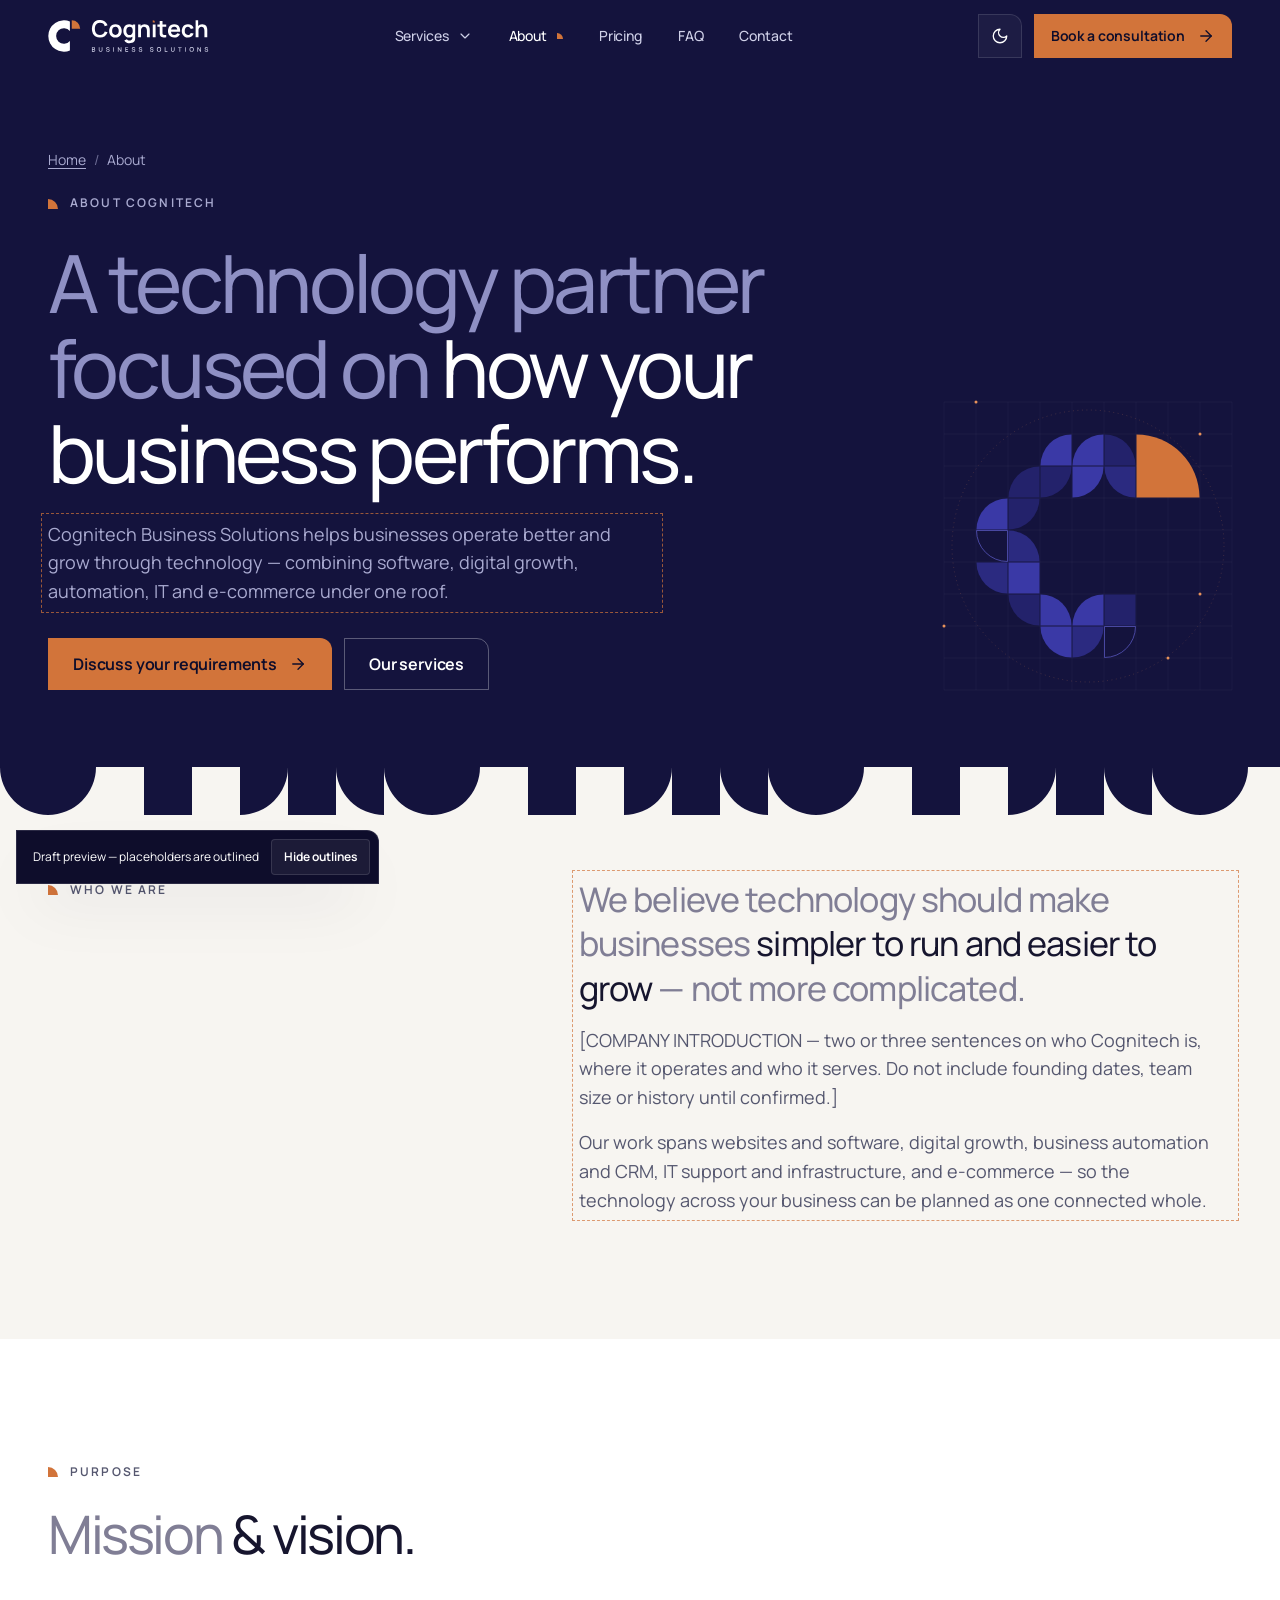
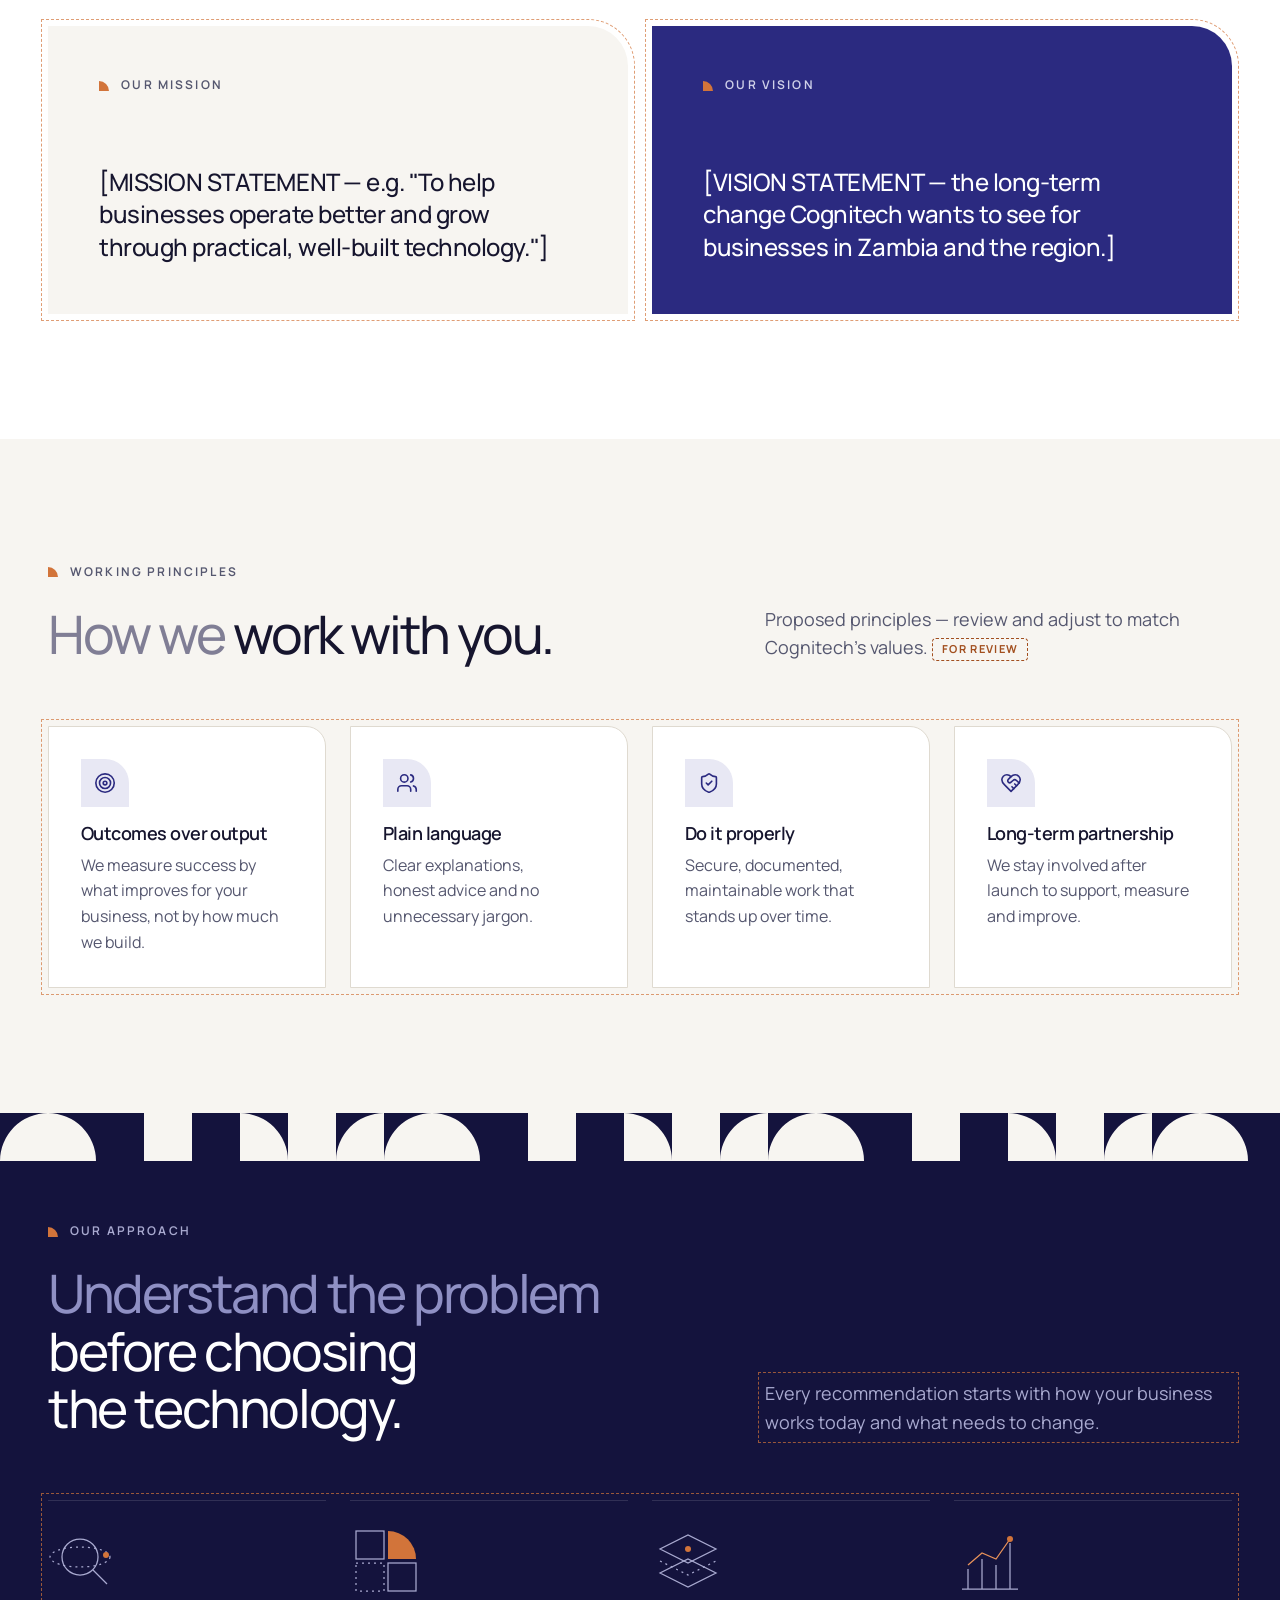
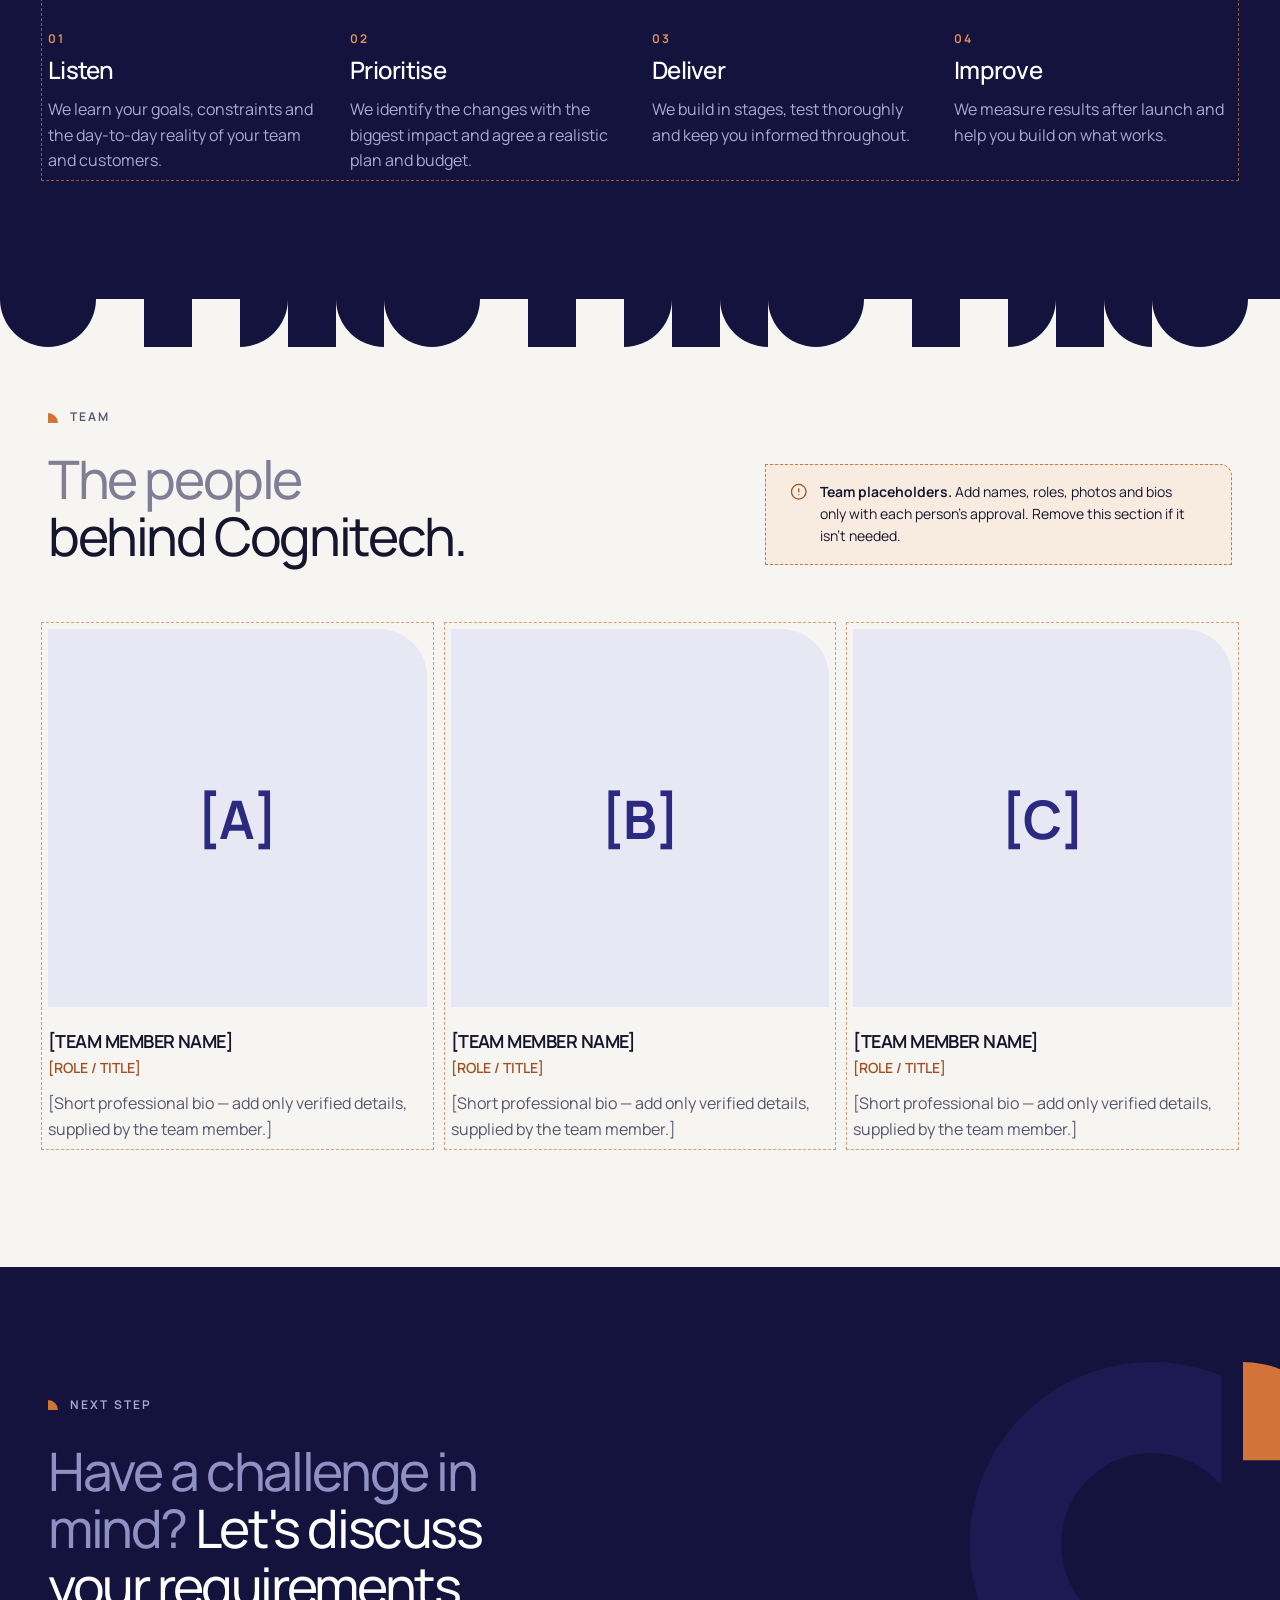
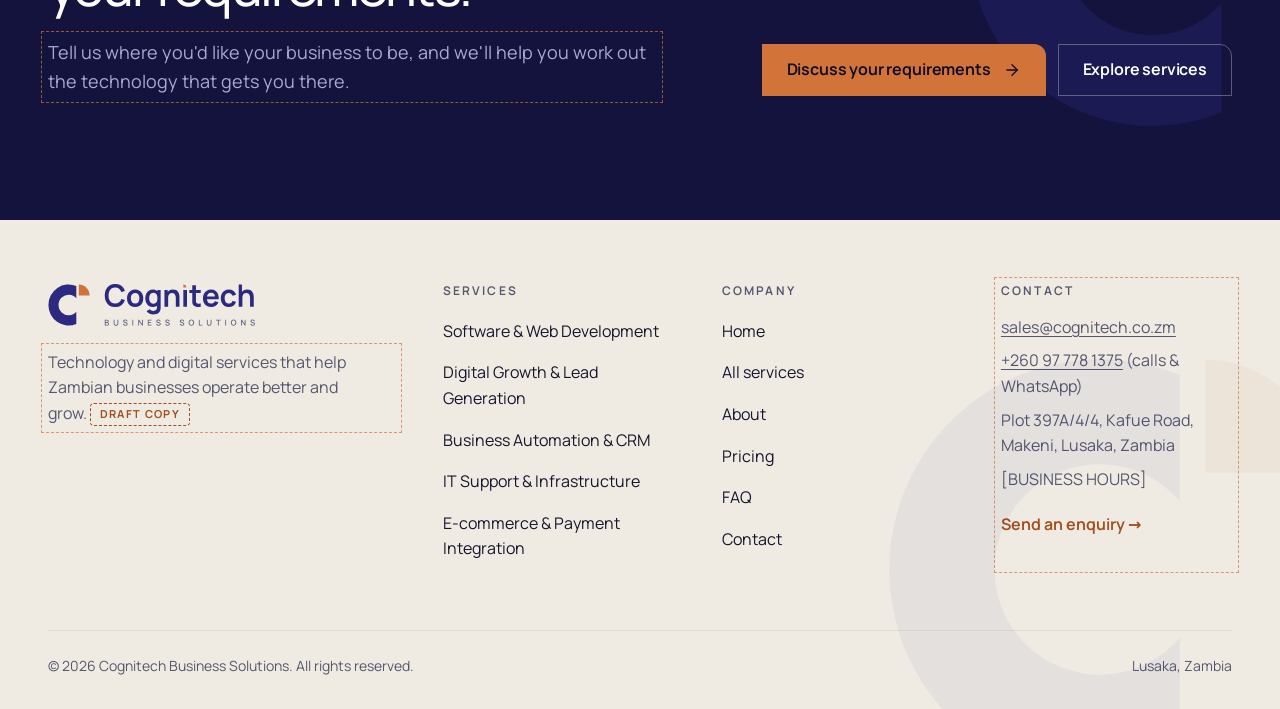
<file: about.html>
<!doctype html>
<html lang="en-ZM">
<head>
  <meta charset="utf-8">
  <meta name="viewport" content="width=device-width, initial-scale=1">
  <title>About Cognitech Business Solutions | Technology Partner in Lusaka, Zambia</title>
  <meta name="description" content="Learn about Cognitech Business Solutions — our mission, the principles we work by and how we help Zambian businesses operate better and grow through technology. [Draft description]">
  <link rel="canonical" href="https://cognitech.co.zm/about.html">
  <meta name="theme-color" content="#14133d">
  <meta property="og:type" content="website">
  <meta property="og:site_name" content="Cognitech Business Solutions">
  <meta property="og:locale" content="en_ZM">
  <meta property="og:title" content="About Cognitech Business Solutions | Technology Partner in Lusaka, Zambia">
  <meta property="og:description" content="Learn about Cognitech Business Solutions — our mission, the principles we work by and how we help Zambian businesses operate better and grow through technology. [Draft description]">
  <meta property="og:url" content="https://cognitech.co.zm/about.html">
  <meta property="og:image" content="https://cognitech.co.zm/assets/images/og-default.png">
  <meta property="og:image:width" content="1200">
  <meta property="og:image:height" content="630">
  <meta property="og:image:alt" content="Cognitech Business Solutions logo on a deep indigo background">
  <meta name="twitter:card" content="summary_large_image">
  <link rel="icon" href="favicon.ico" sizes="32x32">
  <link rel="icon" href="assets/brand/cognitech-app-icon.svg" type="image/svg+xml">
  <link rel="apple-touch-icon" href="assets/brand/apple-touch-icon.png">
  <link rel="preload" href="assets/fonts/manrope-latin-variable.woff2" as="font" type="font/woff2" crossorigin>
  <link rel="stylesheet" href="css/tokens.css">
  <link rel="stylesheet" href="css/base.css">
  <link rel="stylesheet" href="css/layout.css">
  <link rel="stylesheet" href="css/components.css">
  <link rel="stylesheet" href="css/pages.css">
  <!-- layout:theme -->
<script>
  /* Theme: runs before the page is drawn so it never flashes the wrong colours.
     Uses the visitor's saved choice, otherwise their device setting. */
  (function (d) {
    d.classList.add("js");
    var t;
    try { t = localStorage.getItem("cognitech-theme"); } catch (e) {}
    if (t !== "light" && t !== "dark") {
      t = window.matchMedia && matchMedia("(prefers-color-scheme: dark)").matches ? "dark" : "light";
    }
    d.setAttribute("data-theme", t);
  })(document.documentElement);
</script>
<!-- /layout:theme -->
  <script src="js/config.js" defer></script>
  <script src="js/main.js" defer></script>
</head>
<body class="page-about">
<!-- layout:icons -->
<!-- Icon sprite: Lucide v0.460.0 (ISC licence, https://lucide.dev). Edit partials/icons.svg, then run tools/sync-layout.mjs. -->
<svg xmlns="http://www.w3.org/2000/svg" class="sprite" aria-hidden="true" focusable="false">
<symbol id="i-arrow-right" viewBox="0 0 24 24"><path d="M5 12h14" /> <path d="m12 5 7 7-7 7" /></symbol>
<symbol id="i-arrow-up-right" viewBox="0 0 24 24"><path d="M7 7h10v10" /> <path d="M7 17 17 7" /></symbol>
<symbol id="i-code-xml" viewBox="0 0 24 24"><path d="m18 16 4-4-4-4" /> <path d="m6 8-4 4 4 4" /> <path d="m14.5 4-5 16" /></symbol>
<symbol id="i-trending-up" viewBox="0 0 24 24"><polyline points="22 7 13.5 15.5 8.5 10.5 2 17" /> <polyline points="16 7 22 7 22 13" /></symbol>
<symbol id="i-workflow" viewBox="0 0 24 24"><rect width="8" height="8" x="3" y="3" rx="2" /> <path d="M7 11v4a2 2 0 0 0 2 2h4" /> <rect width="8" height="8" x="13" y="13" rx="2" /></symbol>
<symbol id="i-server" viewBox="0 0 24 24"><rect width="20" height="8" x="2" y="2" rx="2" ry="2" /> <rect width="20" height="8" x="2" y="14" rx="2" ry="2" /> <line x1="6" x2="6.01" y1="6" y2="6" /> <line x1="6" x2="6.01" y1="18" y2="18" /></symbol>
<symbol id="i-shopping-cart" viewBox="0 0 24 24"><circle cx="8" cy="21" r="1" /> <circle cx="19" cy="21" r="1" /> <path d="M2.05 2.05h2l2.66 12.42a2 2 0 0 0 2 1.58h9.78a2 2 0 0 0 1.95-1.57l1.65-7.43H5.12" /></symbol>
<symbol id="i-credit-card" viewBox="0 0 24 24"><rect width="20" height="14" x="2" y="5" rx="2" /> <line x1="2" x2="22" y1="10" y2="10" /></symbol>
<symbol id="i-menu" viewBox="0 0 24 24"><line x1="4" x2="20" y1="12" y2="12" /> <line x1="4" x2="20" y1="6" y2="6" /> <line x1="4" x2="20" y1="18" y2="18" /></symbol>
<symbol id="i-x" viewBox="0 0 24 24"><path d="M18 6 6 18" /> <path d="m6 6 12 12" /></symbol>
<symbol id="i-plus" viewBox="0 0 24 24"><path d="M5 12h14" /> <path d="M12 5v14" /></symbol>
<symbol id="i-check" viewBox="0 0 24 24"><path d="M20 6 9 17l-5-5" /></symbol>
<symbol id="i-mail" viewBox="0 0 24 24"><rect width="20" height="16" x="2" y="4" rx="2" /> <path d="m22 7-8.97 5.7a1.94 1.94 0 0 1-2.06 0L2 7" /></symbol>
<symbol id="i-phone" viewBox="0 0 24 24"><path d="M22 16.92v3a2 2 0 0 1-2.18 2 19.79 19.79 0 0 1-8.63-3.07 19.5 19.5 0 0 1-6-6 19.79 19.79 0 0 1-3.07-8.67A2 2 0 0 1 4.11 2h3a2 2 0 0 1 2 1.72 12.84 12.84 0 0 0 .7 2.81 2 2 0 0 1-.45 2.11L8.09 9.91a16 16 0 0 0 6 6l1.27-1.27a2 2 0 0 1 2.11-.45 12.84 12.84 0 0 0 2.81.7A2 2 0 0 1 22 16.92z" /></symbol>
<symbol id="i-message-circle" viewBox="0 0 24 24"><path d="M7.9 20A9 9 0 1 0 4 16.1L2 22Z" /></symbol>
<symbol id="i-map-pin" viewBox="0 0 24 24"><path d="M20 10c0 4.993-5.539 10.193-7.399 11.799a1 1 0 0 1-1.202 0C9.539 20.193 4 14.993 4 10a8 8 0 0 1 16 0" /> <circle cx="12" cy="10" r="3" /></symbol>
<symbol id="i-clock" viewBox="0 0 24 24"><circle cx="12" cy="12" r="10" /> <polyline points="12 6 12 12 16 14" /></symbol>
<symbol id="i-chevron-down" viewBox="0 0 24 24"><path d="m6 9 6 6 6-6" /></symbol>
<symbol id="i-target" viewBox="0 0 24 24"><circle cx="12" cy="12" r="10" /> <circle cx="12" cy="12" r="6" /> <circle cx="12" cy="12" r="2" /></symbol>
<symbol id="i-layers" viewBox="0 0 24 24"><path d="m12.83 2.18a2 2 0 0 0-1.66 0L2.6 6.08a1 1 0 0 0 0 1.83l8.58 3.91a2 2 0 0 0 1.66 0l8.58-3.9a1 1 0 0 0 0-1.83Z" /> <path d="m22 17.65-9.17 4.16a2 2 0 0 1-1.66 0L2 17.65" /> <path d="m22 12.65-9.17 4.16a2 2 0 0 1-1.66 0L2 12.65" /></symbol>
<symbol id="i-shield-check" viewBox="0 0 24 24"><path d="M20 13c0 5-3.5 7.5-7.66 8.95a1 1 0 0 1-.67-.01C7.5 20.5 4 18 4 13V6a1 1 0 0 1 1-1c2 0 4.5-1.2 6.24-2.72a1.17 1.17 0 0 1 1.52 0C14.51 3.81 17 5 19 5a1 1 0 0 1 1 1z" /> <path d="m9 12 2 2 4-4" /></symbol>
<symbol id="i-users" viewBox="0 0 24 24"><path d="M16 21v-2a4 4 0 0 0-4-4H6a4 4 0 0 0-4 4v2" /> <circle cx="9" cy="7" r="4" /> <path d="M22 21v-2a4 4 0 0 0-3-3.87" /> <path d="M16 3.13a4 4 0 0 1 0 7.75" /></symbol>
<symbol id="i-lightbulb" viewBox="0 0 24 24"><path d="M15 14c.2-1 .7-1.7 1.5-2.5 1-.9 1.5-2.2 1.5-3.5A6 6 0 0 0 6 8c0 1 .2 2.2 1.5 3.5.7.7 1.3 1.5 1.5 2.5" /> <path d="M9 18h6" /> <path d="M10 22h4" /></symbol>
<symbol id="i-compass" viewBox="0 0 24 24"><path d="m16.24 7.76-1.804 5.411a2 2 0 0 1-1.265 1.265L7.76 16.24l1.804-5.411a2 2 0 0 1 1.265-1.265z" /> <circle cx="12" cy="12" r="10" /></symbol>
<symbol id="i-search" viewBox="0 0 24 24"><circle cx="11" cy="11" r="8" /> <path d="m21 21-4.3-4.3" /></symbol>
<symbol id="i-refresh-cw" viewBox="0 0 24 24"><path d="M3 12a9 9 0 0 1 9-9 9.75 9.75 0 0 1 6.74 2.74L21 8" /> <path d="M21 3v5h-5" /> <path d="M21 12a9 9 0 0 1-9 9 9.75 9.75 0 0 1-6.74-2.74L3 16" /> <path d="M8 16H3v5" /></symbol>
<symbol id="i-chart-no-axes-column" viewBox="0 0 24 24"><line x1="18" x2="18" y1="20" y2="10" /> <line x1="12" x2="12" y1="20" y2="4" /> <line x1="6" x2="6" y1="20" y2="14" /></symbol>
<symbol id="i-life-buoy" viewBox="0 0 24 24"><circle cx="12" cy="12" r="10" /> <path d="m4.93 4.93 4.24 4.24" /> <path d="m14.83 9.17 4.24-4.24" /> <path d="m14.83 14.83 4.24 4.24" /> <path d="m9.17 14.83-4.24 4.24" /> <circle cx="12" cy="12" r="4" /></symbol>
<symbol id="i-zap" viewBox="0 0 24 24"><path d="M4 14a1 1 0 0 1-.78-1.63l9.9-10.2a.5.5 0 0 1 .86.46l-1.92 6.02A1 1 0 0 0 13 10h7a1 1 0 0 1 .78 1.63l-9.9 10.2a.5.5 0 0 1-.86-.46l1.92-6.02A1 1 0 0 0 11 14z" /></symbol>
<symbol id="i-handshake" viewBox="0 0 24 24"><path d="m11 17 2 2a1 1 0 1 0 3-3" /> <path d="m14 14 2.5 2.5a1 1 0 1 0 3-3l-3.88-3.88a3 3 0 0 0-4.24 0l-.88.88a1 1 0 1 1-3-3l2.81-2.81a5.79 5.79 0 0 1 7.06-.87l.47.28a2 2 0 0 0 1.42.25L21 4" /> <path d="m21 3 1 11h-2" /> <path d="M3 3 2 14l6.5 6.5a1 1 0 1 0 3-3" /> <path d="M3 4h8" /></symbol>
<symbol id="i-file-text" viewBox="0 0 24 24"><path d="M15 2H6a2 2 0 0 0-2 2v16a2 2 0 0 0 2 2h12a2 2 0 0 0 2-2V7Z" /> <path d="M14 2v4a2 2 0 0 0 2 2h4" /> <path d="M10 9H8" /> <path d="M16 13H8" /> <path d="M16 17H8" /></symbol>
<symbol id="i-calendar-check" viewBox="0 0 24 24"><path d="M8 2v4" /> <path d="M16 2v4" /> <rect width="18" height="18" x="3" y="4" rx="2" /> <path d="M3 10h18" /> <path d="m9 16 2 2 4-4" /></symbol>
<symbol id="i-send" viewBox="0 0 24 24"><path d="M14.536 21.686a.5.5 0 0 0 .937-.024l6.5-19a.496.496 0 0 0-.635-.635l-19 6.5a.5.5 0 0 0-.024.937l7.93 3.18a2 2 0 0 1 1.112 1.11z" /> <path d="m21.854 2.147-10.94 10.939" /></symbol>
<symbol id="i-circle-alert" viewBox="0 0 24 24"><circle cx="12" cy="12" r="10" /> <line x1="12" x2="12" y1="8" y2="12" /> <line x1="12" x2="12.01" y1="16" y2="16" /></symbol>
<symbol id="i-circle-check" viewBox="0 0 24 24"><circle cx="12" cy="12" r="10" /> <path d="m9 12 2 2 4-4" /></symbol>
<symbol id="i-gauge" viewBox="0 0 24 24"><path d="m12 14 4-4" /> <path d="M3.34 19a10 10 0 1 1 17.32 0" /></symbol>
<symbol id="i-puzzle" viewBox="0 0 24 24"><path d="M15.39 4.39a1 1 0 0 0 1.68-.474 2.5 2.5 0 1 1 3.014 3.015 1 1 0 0 0-.474 1.68l1.683 1.682a2.414 2.414 0 0 1 0 3.414L19.61 15.39a1 1 0 0 1-1.68-.474 2.5 2.5 0 1 0-3.014 3.015 1 1 0 0 1 .474 1.68l-1.683 1.682a2.414 2.414 0 0 1-3.414 0L8.61 19.61a1 1 0 0 0-1.68.474 2.5 2.5 0 1 1-3.014-3.015 1 1 0 0 0 .474-1.68l-1.683-1.682a2.414 2.414 0 0 1 0-3.414L4.39 8.61a1 1 0 0 1 1.68.474 2.5 2.5 0 1 0 3.014-3.015 1 1 0 0 1-.474-1.68l1.683-1.682a2.414 2.414 0 0 1 3.414 0z" /></symbol>
<symbol id="i-repeat" viewBox="0 0 24 24"><path d="m17 2 4 4-4 4" /> <path d="M3 11v-1a4 4 0 0 1 4-4h14" /> <path d="m7 22-4-4 4-4" /> <path d="M21 13v1a4 4 0 0 1-4 4H3" /></symbol>
<symbol id="i-database" viewBox="0 0 24 24"><ellipse cx="12" cy="5" rx="9" ry="3" /> <path d="M3 5V19A9 3 0 0 0 21 19V5" /> <path d="M3 12A9 3 0 0 0 21 12" /></symbol>
<symbol id="i-wifi" viewBox="0 0 24 24"><path d="M12 20h.01" /> <path d="M2 8.82a15 15 0 0 1 20 0" /> <path d="M5 12.859a10 10 0 0 1 14 0" /> <path d="M8.5 16.429a5 5 0 0 1 7 0" /></symbol>
<symbol id="i-monitor-smartphone" viewBox="0 0 24 24"><path d="M18 8V6a2 2 0 0 0-2-2H4a2 2 0 0 0-2 2v7a2 2 0 0 0 2 2h8" /> <path d="M10 19v-3.96 3.15" /> <path d="M7 19h5" /> <rect width="6" height="10" x="16" y="12" rx="2" /></symbol>
<symbol id="i-store" viewBox="0 0 24 24"><path d="m2 7 4.41-4.41A2 2 0 0 1 7.83 2h8.34a2 2 0 0 1 1.42.59L22 7" /> <path d="M4 12v8a2 2 0 0 0 2 2h12a2 2 0 0 0 2-2v-8" /> <path d="M15 22v-4a2 2 0 0 0-2-2h-2a2 2 0 0 0-2 2v4" /> <path d="M2 7h20" /> <path d="M22 7v3a2 2 0 0 1-2 2a2.7 2.7 0 0 1-1.59-.63.7.7 0 0 0-.82 0A2.7 2.7 0 0 1 16 12a2.7 2.7 0 0 1-1.59-.63.7.7 0 0 0-.82 0A2.7 2.7 0 0 1 12 12a2.7 2.7 0 0 1-1.59-.63.7.7 0 0 0-.82 0A2.7 2.7 0 0 1 8 12a2.7 2.7 0 0 1-1.59-.63.7.7 0 0 0-.82 0A2.7 2.7 0 0 1 4 12a2 2 0 0 1-2-2V7" /></symbol>
<symbol id="i-wallet" viewBox="0 0 24 24"><path d="M19 7V4a1 1 0 0 0-1-1H5a2 2 0 0 0 0 4h15a1 1 0 0 1 1 1v4h-3a2 2 0 0 0 0 4h3a1 1 0 0 0 1-1v-2a1 1 0 0 0-1-1" /> <path d="M3 5v14a2 2 0 0 0 2 2h15a1 1 0 0 0 1-1v-4" /></symbol>
<symbol id="i-megaphone" viewBox="0 0 24 24"><path d="m3 11 18-5v12L3 14v-3z" /> <path d="M11.6 16.8a3 3 0 1 1-5.8-1.6" /></symbol>
<symbol id="i-mouse-pointer-click" viewBox="0 0 24 24"><path d="M14 4.1 12 6" /> <path d="m5.1 8-2.9-.8" /> <path d="m6 12-1.9 2" /> <path d="M7.2 2.2 8 5.1" /> <path d="M9.037 9.69a.498.498 0 0 1 .653-.653l11 4.5a.5.5 0 0 1-.074.949l-4.349 1.041a1 1 0 0 0-.74.739l-1.04 4.35a.5.5 0 0 1-.95.074z" /></symbol>
<symbol id="i-bot" viewBox="0 0 24 24"><path d="M12 8V4H8" /> <rect width="16" height="12" x="4" y="8" rx="2" /> <path d="M2 14h2" /> <path d="M20 14h2" /> <path d="M15 13v2" /> <path d="M9 13v2" /></symbol>
<symbol id="i-cloud" viewBox="0 0 24 24"><path d="M17.5 19H9a7 7 0 1 1 6.71-9h1.79a4.5 4.5 0 1 1 0 9Z" /></symbol>
<symbol id="i-lock" viewBox="0 0 24 24"><rect width="18" height="11" x="3" y="11" rx="2" ry="2" /> <path d="M7 11V7a5 5 0 0 1 10 0v4" /></symbol>
<symbol id="i-heart-handshake" viewBox="0 0 24 24"><path d="M19 14c1.49-1.46 3-3.21 3-5.5A5.5 5.5 0 0 0 16.5 3c-1.76 0-3 .5-4.5 2-1.5-1.5-2.74-2-4.5-2A5.5 5.5 0 0 0 2 8.5c0 2.3 1.5 4.05 3 5.5l7 7Z" /> <path d="M12 5 9.04 7.96a2.17 2.17 0 0 0 0 3.08c.82.82 2.13.85 3 .07l2.07-1.9a2.82 2.82 0 0 1 3.79 0l2.96 2.66" /> <path d="m18 15-2-2" /> <path d="m15 18-2-2" /></symbol>
<symbol id="i-scale" viewBox="0 0 24 24"><path d="m16 16 3-8 3 8c-.87.65-1.92 1-3 1s-2.13-.35-3-1Z" /> <path d="m2 16 3-8 3 8c-.87.65-1.92 1-3 1s-2.13-.35-3-1Z" /> <path d="M7 21h10" /> <path d="M12 3v18" /> <path d="M3 7h2c2 0 5-1 7-2 2 1 5 2 7 2h2" /></symbol>
<symbol id="i-moon" viewBox="0 0 24 24"><path d="M12 3a6 6 0 0 0 9 9 9 9 0 1 1-9-9Z" /></symbol>
<symbol id="i-sun" viewBox="0 0 24 24"><circle cx="12" cy="12" r="4" /> <path d="M12 2v2" /> <path d="M12 20v2" /> <path d="m4.93 4.93 1.41 1.41" /> <path d="m17.66 17.66 1.41 1.41" /> <path d="M2 12h2" /> <path d="M20 12h2" /> <path d="m6.34 17.66-1.41 1.41" /> <path d="m19.07 4.93-1.41 1.41" /></symbol>
</svg>
<!-- /layout:icons -->
<!-- layout:header -->
<a class="skip-link" href="#main">Skip to content</a>
<header class="site-header" data-header>
  <div class="container site-header__inner">
    <a class="site-header__logo" href="index.html" data-nav="home">
      <img src="assets/brand/cognitech-logo-white.svg" width="203" height="40" alt="Cognitech Business Solutions — home">
    </a>
    <nav class="nav" aria-label="Main">
      <ul class="nav__list">
        <li class="nav__item" data-dropdown>
          <button class="nav__toggle" type="button" aria-expanded="false" aria-controls="nav-services">
            Services <svg class="icon" aria-hidden="true"><use href="#i-chevron-down"/></svg>
          </button>
          <div class="nav__panel" id="nav-services" hidden>
            <ul>
              <li><a href="services/software-web-development.html" data-nav="svc-software"><span class="icon-tile"><svg class="icon" aria-hidden="true"><use href="#i-code-xml"/></svg></span>Software &amp; Web Development</a></li>
              <li><a href="services/digital-growth-lead-generation.html" data-nav="svc-growth"><span class="icon-tile"><svg class="icon" aria-hidden="true"><use href="#i-trending-up"/></svg></span>Digital Growth &amp; Lead Generation</a></li>
              <li><a href="services/business-automation-crm.html" data-nav="svc-automation"><span class="icon-tile"><svg class="icon" aria-hidden="true"><use href="#i-workflow"/></svg></span>Business Automation &amp; CRM</a></li>
              <li><a href="services/it-support-infrastructure.html" data-nav="svc-it"><span class="icon-tile"><svg class="icon" aria-hidden="true"><use href="#i-server"/></svg></span>IT Support &amp; Infrastructure</a></li>
              <li><a href="services/ecommerce-payment-integration.html" data-nav="svc-ecommerce"><span class="icon-tile"><svg class="icon" aria-hidden="true"><use href="#i-shopping-cart"/></svg></span>E-commerce &amp; Payment Integration</a></li>
              <li class="nav__panel-all"><a href="services.html" data-nav="services">All services <svg class="icon" aria-hidden="true"><use href="#i-arrow-right"/></svg></a></li>
            </ul>
          </div>
        </li>
        <li><a class="nav__link" href="about.html" data-nav="about" aria-current="page">About</a></li>
        <li><a class="nav__link" href="pricing.html" data-nav="pricing">Pricing</a></li>
        <li><a class="nav__link" href="faq.html" data-nav="faq">FAQ</a></li>
        <li><a class="nav__link" href="contact.html" data-nav="contact">Contact</a></li>
      </ul>
    </nav>
    <div class="site-header__actions">
    <button class="theme-toggle" type="button" aria-pressed="false" title="Switch to dark mode" data-theme-toggle>
      <span class="visually-hidden">Dark mode</span>
      <svg class="icon icon-moon" aria-hidden="true"><use href="#i-moon"/></svg>
      <svg class="icon icon-sun" aria-hidden="true"><use href="#i-sun"/></svg>
    </button>
    <a class="btn btn--primary btn--sm site-header__cta" href="contact.html">Book a consultation <svg class="icon" aria-hidden="true"><use href="#i-arrow-right"/></svg></a>
    <button class="menu-button" type="button" aria-expanded="false" aria-controls="mobile-menu" data-menu-button>
      <span>Menu</span>
      <svg class="icon icon-open" aria-hidden="true"><use href="#i-menu"/></svg>
      <svg class="icon icon-close" aria-hidden="true"><use href="#i-x"/></svg>
    </button>
    </div>
  </div>
</header>
<div class="mobile-menu" id="mobile-menu" hidden data-mobile-menu>
  <nav aria-label="Mobile">
    <ul class="mobile-menu__list">
      <li><a class="mobile-menu__link" href="index.html" data-nav="home">Home</a></li>
      <li>
        <a class="mobile-menu__link" href="services.html" data-nav="services">Services</a>
        <ul class="mobile-menu__sub">
          <li><a href="services/software-web-development.html" data-nav="svc-software">Software &amp; Web Development</a></li>
          <li><a href="services/digital-growth-lead-generation.html" data-nav="svc-growth">Digital Growth &amp; Lead Generation</a></li>
          <li><a href="services/business-automation-crm.html" data-nav="svc-automation">Business Automation &amp; CRM</a></li>
          <li><a href="services/it-support-infrastructure.html" data-nav="svc-it">IT Support &amp; Infrastructure</a></li>
          <li><a href="services/ecommerce-payment-integration.html" data-nav="svc-ecommerce">E-commerce &amp; Payment Integration</a></li>
        </ul>
      </li>
      <li><a class="mobile-menu__link" href="about.html" data-nav="about" aria-current="page">About</a></li>
      <li><a class="mobile-menu__link" href="pricing.html" data-nav="pricing">Pricing</a></li>
      <li><a class="mobile-menu__link" href="faq.html" data-nav="faq">FAQ</a></li>
      <li><a class="mobile-menu__link" href="contact.html" data-nav="contact">Contact</a></li>
    </ul>
    <div class="mobile-menu__cta">
      <a class="btn btn--primary" href="contact.html">Book a consultation <svg class="icon" aria-hidden="true"><use href="#i-arrow-right"/></svg></a>
    </div>
  </nav>
</div>
<!-- /layout:header -->
<main id="main" tabindex="-1">

<section class="page-hero band-ink">
  <div class="container page-hero__grid">
    <div class="page-hero__copy">
      <nav class="breadcrumb" aria-label="Breadcrumb"><ol><li><a href="index.html">Home</a></li><li aria-current="page">About</li></ol></nav>
      <p class="eyebrow">About Cognitech</p>
      <h1 class="display">A technology partner focused on <span class="hl">how your business performs.</span></h1>
      <p class="lede" data-placeholder="copy">Cognitech Business Solutions helps businesses operate better and grow through technology — combining software, digital growth, automation, IT and e-commerce under one roof.</p>
      <div class="btn-row"><a class="btn btn--primary" href="contact.html">Discuss your requirements <svg class="icon" aria-hidden="true"><use href="#i-arrow-right"/></svg></a><a class="btn btn--ghost" href="services.html">Our services</a></div>
    </div>
    <div class="page-hero__art"><svg class="qfield" viewBox="0 0 576 576" xmlns="http://www.w3.org/2000/svg" aria-hidden="true" focusable="false">
<path class="qf-grid" d="M0 0V576M64 0V576M128 0V576M192 0V576M256 0V576M320 0V576M384 0V576M448 0V576M512 0V576M576 0V576M0 0H576M0 64H576M0 128H576M0 192H576M0 256H576M0 320H576M0 384H576M0 448H576M0 512H576M0 576H576"/>
<circle class="qf-orbit" cx="288.0" cy="288.0" r="272.0"/>
<path class="qf-cell qf-b" style="--d:4" d="M255 127L193 127A62 62 0 0 1 255 65Z"/>
<path class="qf-cell qf-b" style="--d:5" d="M319 127L257 127A62 62 0 0 1 319 65Z"/>
<path class="qf-cell qf-c" style="--d:6" d="M321 127L383 127A62 62 0 0 0 321 65Z"/>
<path class="qf-cell qf-c" style="--d:2" d="M191 191L129 191A62 62 0 0 1 191 129Z"/>
<path class="qf-cell qf-c" style="--d:3" d="M193 129L255 129A62 62 0 0 1 193 191Z"/>
<path class="qf-cell qf-b" style="--d:5" d="M257 129L319 129A62 62 0 0 1 257 191Z"/>
<path class="qf-cell qf-a" style="--d:6" d="M383 129L321 129A62 62 0 0 0 383 191Z"/>
<path class="qf-cell qf-b" style="--d:1" d="M127 255L65 255A62 62 0 0 1 127 193Z"/>
<path class="qf-cell qf-c" style="--d:1" d="M129 193L191 193A62 62 0 0 1 129 255Z"/>
<path class="qf-cell qf-o" style="--d:19" d="M127 257L65 257A62 62 0 0 0 127 319Z"/>
<path class="qf-cell qf-a" style="--d:19" d="M129 319L191 319A62 62 0 0 0 129 257Z"/>
<path class="qf-cell qf-a" style="--d:18" d="M127 321L65 321A62 62 0 0 0 127 383Z"/>
<rect class="qf-cell qf-b" style="--d:17" x="129" y="321" width="62" height="62"/>
<path class="qf-cell qf-c" style="--d:16" d="M191 385L129 385A62 62 0 0 0 191 447Z"/>
<path class="qf-cell qf-b" style="--d:16" d="M193 447L255 447A62 62 0 0 0 193 385Z"/>
<path class="qf-cell qf-b" style="--d:14" d="M319 447L257 447A62 62 0 0 1 319 385Z"/>
<rect class="qf-cell qf-c" style="--d:13" x="321" y="385" width="62" height="62"/>
<path class="qf-cell qf-b" style="--d:15" d="M255 449L193 449A62 62 0 0 0 255 511Z"/>
<path class="qf-cell qf-a" style="--d:14" d="M257 449L319 449A62 62 0 0 1 257 511Z"/>
<path class="qf-cell qf-o" style="--d:13" d="M321 449L383 449A62 62 0 0 1 321 511Z"/>
<path class="qf-cell qf-copper" style="--d:20" d="M385 191L511 191A126 126 0 0 0 385 65Z"/>
<circle class="qf-dot" cx="512" cy="384" r="3"/>
<circle class="qf-dot" cx="448" cy="512" r="3"/>
<circle class="qf-dot" cx="64" cy="0" r="3"/>
<circle class="qf-dot" cx="0" cy="448" r="3"/>
<circle class="qf-dot" cx="512" cy="64" r="3"/>
</svg></div>
  </div>
</section>

<div class="q-divider" style="--from: var(--band-ink); --to: var(--band-paper);" aria-hidden="true"></div>

<section class="section band-paper section--flush-top" aria-labelledby="who-title">
  <div class="container split">
    <div><p class="eyebrow">Who we are</p><h2 class="visually-hidden" id="who-title">Who we are</h2></div>
    <div class="stack" data-placeholder="copy">
      <p class="statement reveal">We believe technology should make businesses <span class="hl">simpler to run and easier to grow</span> — not more complicated.</p>
      <div class="prose stack">
        <p>[COMPANY INTRODUCTION — two or three sentences on who Cognitech is, where it operates and who it serves. Do not include founding dates, team size or history until confirmed.]</p>
        <p>Our work spans websites and software, digital growth, business automation and CRM, IT support and infrastructure, and e-commerce — so the technology across your business can be planned as one connected whole.</p>
      </div>
    </div>
  </div>
</section>

<section class="section band-white" aria-labelledby="mission-title">
  <div class="container">
    <div class="section-head section-head--split">
      <p class="eyebrow">Purpose</p>
      <h2 class="headline" id="mission-title">Mission <span class="hl">&amp; vision.</span></h2>
    </div>
    <div class="grid grid--2">
      <div class="mv-card reveal" data-placeholder="mission">
        <span class="eyebrow">Our mission</span>
        <p class="mv-card__text">[MISSION STATEMENT — e.g. "To help businesses operate better and grow through practical, well-built technology."]</p>
      </div>
      <div class="mv-card mv-card--dark reveal" data-placeholder="vision">
        <span class="eyebrow">Our vision</span>
        <p class="mv-card__text">[VISION STATEMENT — the long-term change Cognitech wants to see for businesses in Zambia and the region.]</p>
      </div>
    </div>
  </div>
</section>

<section class="section band-paper" aria-labelledby="values-title">
  <div class="container">
    <div class="section-head section-head--split">
      <p class="eyebrow">Working principles</p>
      <h2 class="headline" id="values-title">How we <span class="hl">work with you.</span></h2>
      <p class="lede">Proposed principles — review and adjust to match Cognitech's values. <span class="ph">For review</span></p>
    </div>
    <div class="grid grid--4" data-placeholder="values">
      <div class="card reveal"><span class="icon-tile"><svg class="icon" aria-hidden="true"><use href="#i-target"/></svg></span><h3>Outcomes over output</h3><p>We measure success by what improves for your business, not by how much we build.</p></div>
      <div class="card reveal"><span class="icon-tile"><svg class="icon" aria-hidden="true"><use href="#i-users"/></svg></span><h3>Plain language</h3><p>Clear explanations, honest advice and no unnecessary jargon.</p></div>
      <div class="card reveal"><span class="icon-tile"><svg class="icon" aria-hidden="true"><use href="#i-shield-check"/></svg></span><h3>Do it properly</h3><p>Secure, documented, maintainable work that stands up over time.</p></div>
      <div class="card reveal"><span class="icon-tile"><svg class="icon" aria-hidden="true"><use href="#i-heart-handshake"/></svg></span><h3>Long-term partnership</h3><p>We stay involved after launch to support, measure and improve.</p></div>
    </div>
  </div>
</section>

<div class="q-divider q-divider--flip" style="--from: var(--band-paper); --to: var(--band-ink);" aria-hidden="true"></div>

<section class="section band-ink section--flush-top" aria-labelledby="approach-title">
  <div class="container">
    <div class="section-head section-head--split">
      <p class="eyebrow">Our approach</p>
      <h2 class="headline" id="approach-title">Understand the problem <span class="hl">before choosing the technology.</span></h2>
      <p class="lede" data-placeholder="copy">Every recommendation starts with how your business works today and what needs to change.</p>
    </div>
    <ol class="steps steps--4" role="list" data-placeholder="copy">
      <li class="step reveal">
  <svg class="step__art wire" viewBox="0 0 72 72" aria-hidden="true"><circle cx="32" cy="32" r="18"/><path d="M45 45l14 14"/><ellipse cx="32" cy="32" rx="30" ry="10" stroke-dasharray="2 4"/><circle class="wf" cx="58" cy="30" r="3"/></svg>
  <span class="step__label">01</span>
  <h3>Listen</h3>
  <p>We learn your goals, constraints and the day-to-day reality of your team and customers.</p>
</li>
      <li class="step reveal">
  <svg class="step__art wire" viewBox="0 0 72 72" aria-hidden="true"><rect x="6" y="6" width="28" height="28"/><rect x="38" y="38" width="28" height="28"/><rect x="6" y="38" width="28" height="28" stroke-dasharray="2 4"/><path class="wf" d="M38 34V6a28 28 0 0 1 28 28z"/></svg>
  <span class="step__label">02</span>
  <h3>Prioritise</h3>
  <p>We identify the changes with the biggest impact and agree a realistic plan and budget.</p>
</li>
      <li class="step reveal">
  <svg class="step__art wire" viewBox="0 0 72 72" aria-hidden="true"><path d="M8 48l28 14 28-14-28-14z"/><path d="M8 36l28 14 28-14" stroke-dasharray="2 4"/><path d="M8 24l28 14 28-14L36 10z"/><circle class="wf" cx="36" cy="24" r="3"/></svg>
  <span class="step__label">03</span>
  <h3>Deliver</h3>
  <p>We build in stages, test thoroughly and keep you informed throughout.</p>
</li>
      <li class="step reveal">
  <svg class="step__art wire" viewBox="0 0 72 72" aria-hidden="true"><path d="M8 64h56"/><path d="M14 64V44M28 64V34M42 64V40M56 64V18" /><path class="wc" d="M14 40l14-12 14 6 14-20"/><circle class="wf" cx="56" cy="14" r="3"/></svg>
  <span class="step__label">04</span>
  <h3>Improve</h3>
  <p>We measure results after launch and help you build on what works.</p>
</li>
    </ol>
  </div>
</section>
<div class="q-divider" style="--from: var(--band-ink); --to: var(--band-paper);" aria-hidden="true"></div>


<section class="section band-paper section--flush-top" aria-labelledby="team-title">
  <div class="container">
    <div class="section-head section-head--split">
      <p class="eyebrow">Team</p>
      <h2 class="headline" id="team-title">The people <span class="hl">behind Cognitech.</span></h2>
      <p class="notice"><svg class="icon" aria-hidden="true"><use href="#i-circle-alert"/></svg><span><strong>Team placeholders.</strong> Add names, roles, photos and bios only with each person's approval. Remove this section if it isn't needed.</span></p>
    </div>
    <div class="grid grid--3">
      <article class="person reveal" data-placeholder="team">
        <div class="avatar avatar--lg" aria-hidden="true">[A]</div>
        <h3>[TEAM MEMBER NAME]</h3>
        <p class="person__role">[ROLE / TITLE]</p>
        <p class="muted">[Short professional bio — add only verified details, supplied by the team member.]</p>
      </article>
      <article class="person reveal" data-placeholder="team">
        <div class="avatar avatar--lg" aria-hidden="true">[B]</div>
        <h3>[TEAM MEMBER NAME]</h3>
        <p class="person__role">[ROLE / TITLE]</p>
        <p class="muted">[Short professional bio — add only verified details, supplied by the team member.]</p>
      </article>
      <article class="person reveal" data-placeholder="team">
        <div class="avatar avatar--lg" aria-hidden="true">[C]</div>
        <h3>[TEAM MEMBER NAME]</h3>
        <p class="person__role">[ROLE / TITLE]</p>
        <p class="muted">[Short professional bio — add only verified details, supplied by the team member.]</p>
      </article>
    </div>
  </div>
</section>

<section class="section cta-band band-ink" aria-labelledby="cta-title">
  <svg class="cta-band__art" viewBox="0 0 96 96" aria-hidden="true" focusable="false"><path class="c" d="M64 9.2A42 42 0 1 0 64 86.8V61.6A21 21 0 1 1 64 34.4z"/><path class="q" d="M69 28.7V6A22.7 22.7 0 0 1 91.7 28.7z"/></svg>
  <div class="container cta-band__inner">
    <div class="stack" style="--stack: var(--space-5)">
      <p class="eyebrow">Next step</p>
      <h2 class="headline" id="cta-title">Have a challenge in mind? <span class="hl">Let's discuss your requirements.</span></h2>
      <p class="lede" data-placeholder="copy">Tell us where you'd like your business to be, and we'll help you work out the technology that gets you there.</p>
    </div>
    <div class="btn-row">
      <a class="btn btn--primary" href="contact.html">Discuss your requirements <svg class="icon" aria-hidden="true"><use href="#i-arrow-right"/></svg></a>
        <a class="btn btn--ghost" href="services.html">Explore services</a>
    </div>
  </div>
</section>
</main>
<!-- layout:footer -->
<footer class="site-footer">
  <div class="container">
    <div class="site-footer__top">
      <div class="site-footer__brand">
        <a href="index.html"><img class="logo-on-light" src="assets/brand/cognitech-logo-indigo-copper.svg" width="208" height="41" alt="Cognitech Business Solutions — home" loading="lazy"><img class="logo-on-dark" src="assets/brand/cognitech-logo-white.svg" width="208" height="41" alt="Cognitech Business Solutions — home" loading="lazy"></a>
        <p data-placeholder="copy">Technology and digital services that help Zambian businesses operate better and grow. <span class="ph">Draft copy</span></p>
      </div>
      <div class="site-footer__links">
        <h2>Services</h2>
        <ul>
          <li><a href="services/software-web-development.html">Software &amp; Web Development</a></li>
          <li><a href="services/digital-growth-lead-generation.html">Digital Growth &amp; Lead Generation</a></li>
          <li><a href="services/business-automation-crm.html">Business Automation &amp; CRM</a></li>
          <li><a href="services/it-support-infrastructure.html">IT Support &amp; Infrastructure</a></li>
          <li><a href="services/ecommerce-payment-integration.html">E-commerce &amp; Payment Integration</a></li>
        </ul>
      </div>
      <div class="site-footer__links">
        <h2>Company</h2>
        <ul>
          <li><a href="index.html">Home</a></li>
          <li><a href="services.html">All services</a></li>
          <li><a href="about.html">About</a></li>
          <li><a href="pricing.html">Pricing</a></li>
          <li><a href="faq.html">FAQ</a></li>
          <li><a href="contact.html">Contact</a></li>
        </ul>
      </div>
      <div class="site-footer__contact" data-placeholder="contact">
        <h2>Contact</h2>
        <ul>
          <li><a href="mailto:sales@cognitech.co.zm">sales@cognitech.co.zm</a></li>
          <li><a href="tel:+260977781375">+260 97 778 1375</a> (calls &amp; WhatsApp)</li>
          <li>Plot 397A/4/4, Kafue Road, Makeni, Lusaka, Zambia</li>
          <li>[BUSINESS HOURS]</li>
        </ul>
        <p class="site-footer__links site-footer__more"><a href="contact.html">Send an enquiry <span aria-hidden="true">→</span></a></p>
      </div>
    </div>
    <div class="site-footer__bottom">
      <p>© <span data-year>2026</span> Cognitech Business Solutions. All rights reserved.</p>
      <p>Lusaka, Zambia</p>
    </div>
  </div>
  <img class="site-footer__mark" src="assets/brand/cognitech-mark-indigo-copper.svg" width="228" height="224" alt="" loading="lazy">
</footer>
<div class="review-bar" data-review-bar role="region" aria-label="Draft preview tools">
  <span>Draft preview — placeholders are outlined</span>
  <button type="button" data-toggle-placeholders aria-pressed="true">Hide outlines</button>
</div>
<!-- /layout:footer -->
</body>
</html>
</file>
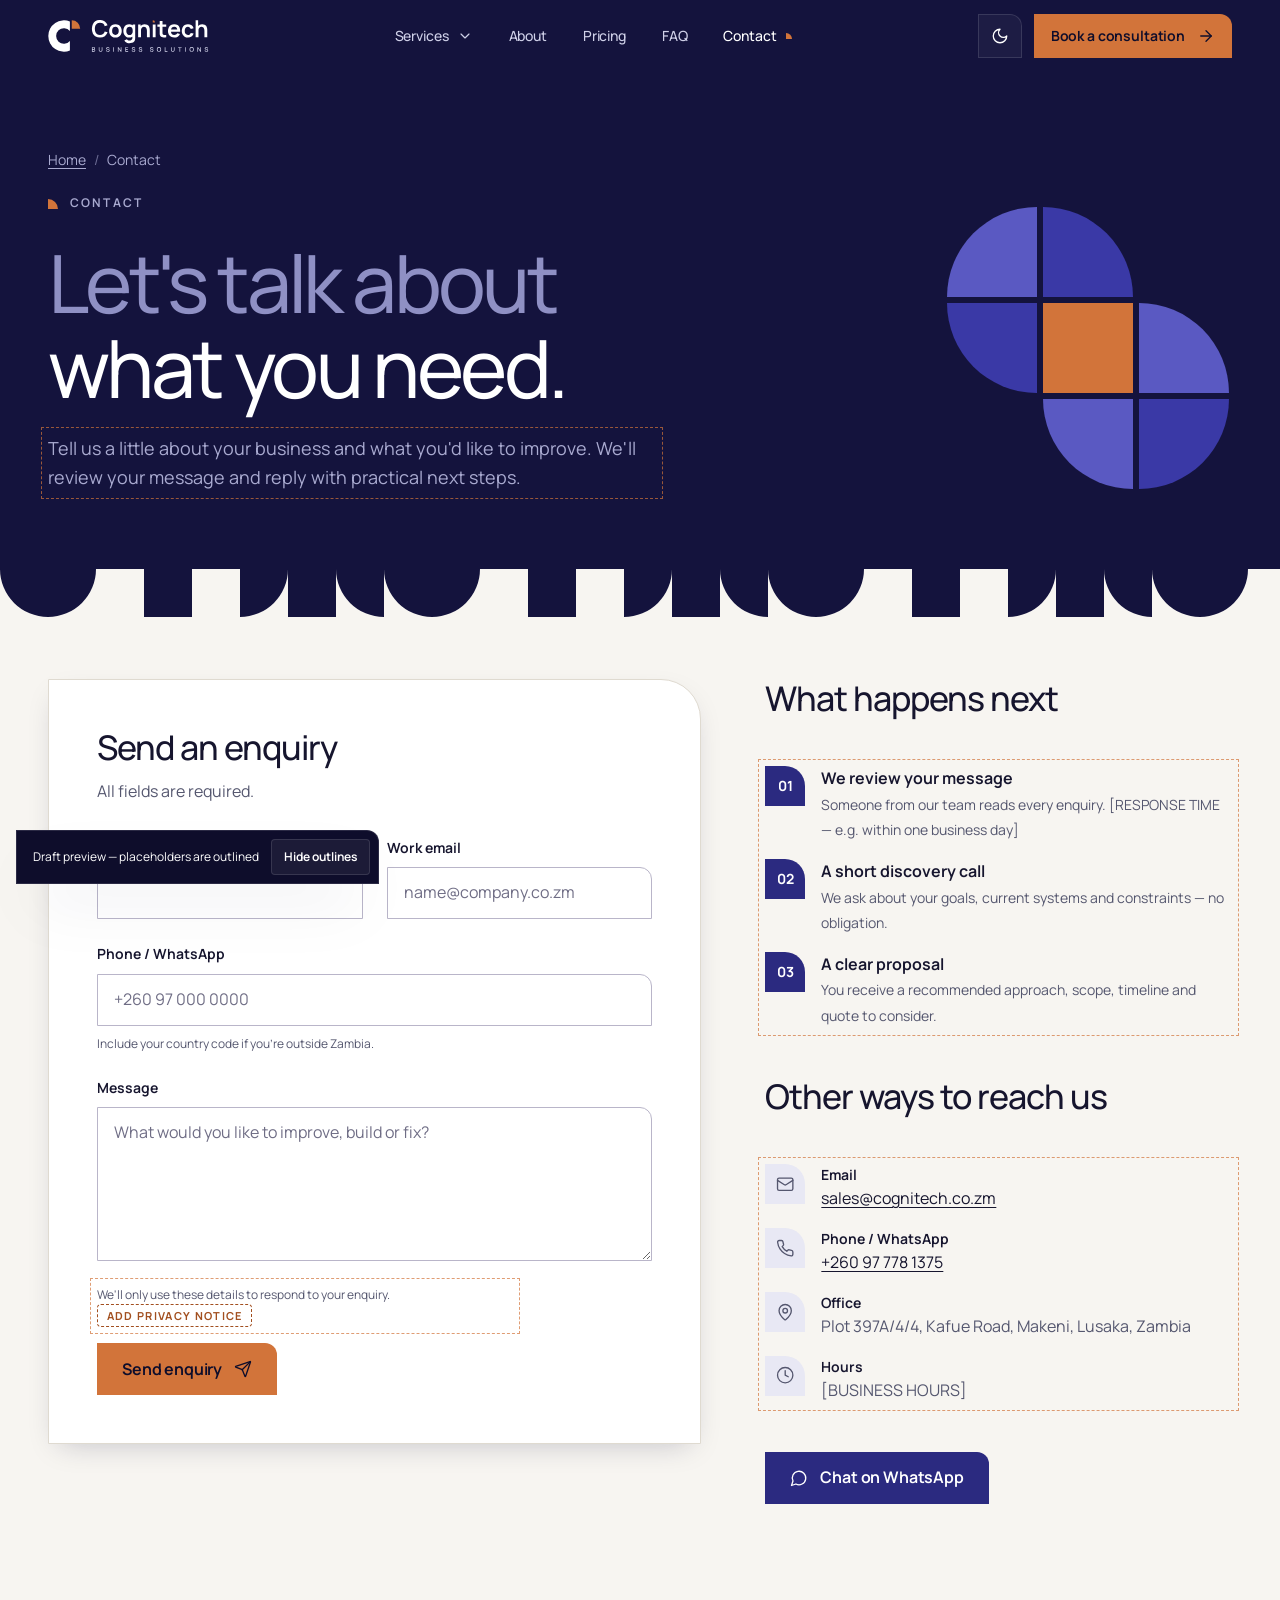
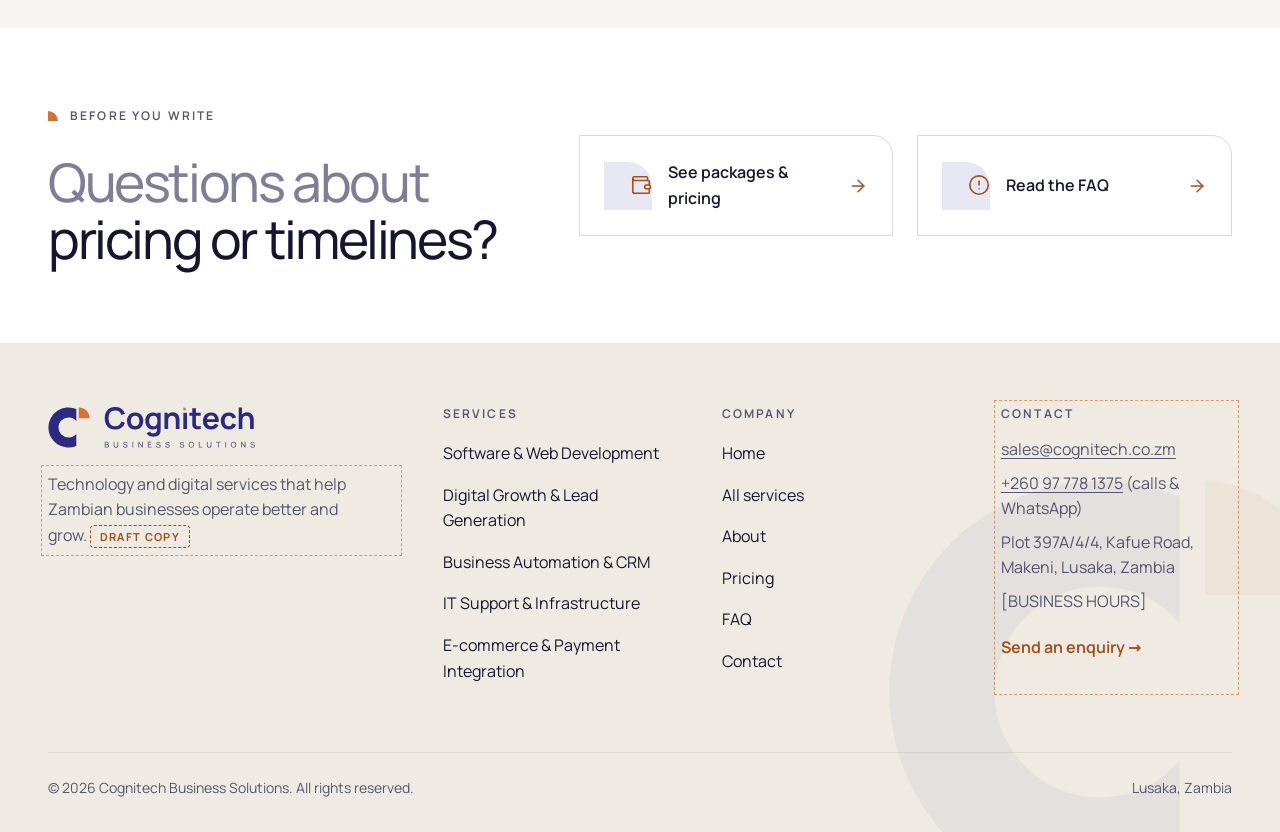
<file: contact.html>
<!doctype html>
<html lang="en-ZM">
<head>
  <meta charset="utf-8">
  <meta name="viewport" content="width=device-width, initial-scale=1">
  <title>Contact Cognitech Business Solutions | Lusaka, Zambia</title>
  <meta name="description" content="Contact Cognitech Business Solutions to discuss websites, digital growth, automation, IT support or e-commerce for your business in Zambia. [Draft description]">
  <link rel="canonical" href="https://cognitech.co.zm/contact.html">
  <meta name="theme-color" content="#14133d">
  <meta property="og:type" content="website">
  <meta property="og:site_name" content="Cognitech Business Solutions">
  <meta property="og:locale" content="en_ZM">
  <meta property="og:title" content="Contact Cognitech Business Solutions | Lusaka, Zambia">
  <meta property="og:description" content="Contact Cognitech Business Solutions to discuss websites, digital growth, automation, IT support or e-commerce for your business in Zambia. [Draft description]">
  <meta property="og:url" content="https://cognitech.co.zm/contact.html">
  <meta property="og:image" content="https://cognitech.co.zm/assets/images/og-default.png">
  <meta property="og:image:width" content="1200">
  <meta property="og:image:height" content="630">
  <meta property="og:image:alt" content="Cognitech Business Solutions logo on a deep indigo background">
  <meta name="twitter:card" content="summary_large_image">
  <link rel="icon" href="favicon.ico" sizes="32x32">
  <link rel="icon" href="assets/brand/cognitech-app-icon.svg" type="image/svg+xml">
  <link rel="apple-touch-icon" href="assets/brand/apple-touch-icon.png">
  <link rel="preload" href="assets/fonts/manrope-latin-variable.woff2" as="font" type="font/woff2" crossorigin>
  <link rel="stylesheet" href="css/tokens.css">
  <link rel="stylesheet" href="css/base.css">
  <link rel="stylesheet" href="css/layout.css">
  <link rel="stylesheet" href="css/components.css">
  <link rel="stylesheet" href="css/pages.css">
  <!-- layout:theme -->
<script>
  /* Theme: runs before the page is drawn so it never flashes the wrong colours.
     Uses the visitor's saved choice, otherwise their device setting. */
  (function (d) {
    d.classList.add("js");
    var t;
    try { t = localStorage.getItem("cognitech-theme"); } catch (e) {}
    if (t !== "light" && t !== "dark") {
      t = window.matchMedia && matchMedia("(prefers-color-scheme: dark)").matches ? "dark" : "light";
    }
    d.setAttribute("data-theme", t);
  })(document.documentElement);
</script>
<!-- /layout:theme -->
  <script src="js/config.js" defer></script>
  <script src="js/main.js" defer></script>
  <script src="js/forms.js" defer></script>
</head>
<body class="page-contact">
<!-- layout:icons -->
<!-- Icon sprite: Lucide v0.460.0 (ISC licence, https://lucide.dev). Edit partials/icons.svg, then run tools/sync-layout.mjs. -->
<svg xmlns="http://www.w3.org/2000/svg" class="sprite" aria-hidden="true" focusable="false">
<symbol id="i-arrow-right" viewBox="0 0 24 24"><path d="M5 12h14" /> <path d="m12 5 7 7-7 7" /></symbol>
<symbol id="i-arrow-up-right" viewBox="0 0 24 24"><path d="M7 7h10v10" /> <path d="M7 17 17 7" /></symbol>
<symbol id="i-code-xml" viewBox="0 0 24 24"><path d="m18 16 4-4-4-4" /> <path d="m6 8-4 4 4 4" /> <path d="m14.5 4-5 16" /></symbol>
<symbol id="i-trending-up" viewBox="0 0 24 24"><polyline points="22 7 13.5 15.5 8.5 10.5 2 17" /> <polyline points="16 7 22 7 22 13" /></symbol>
<symbol id="i-workflow" viewBox="0 0 24 24"><rect width="8" height="8" x="3" y="3" rx="2" /> <path d="M7 11v4a2 2 0 0 0 2 2h4" /> <rect width="8" height="8" x="13" y="13" rx="2" /></symbol>
<symbol id="i-server" viewBox="0 0 24 24"><rect width="20" height="8" x="2" y="2" rx="2" ry="2" /> <rect width="20" height="8" x="2" y="14" rx="2" ry="2" /> <line x1="6" x2="6.01" y1="6" y2="6" /> <line x1="6" x2="6.01" y1="18" y2="18" /></symbol>
<symbol id="i-shopping-cart" viewBox="0 0 24 24"><circle cx="8" cy="21" r="1" /> <circle cx="19" cy="21" r="1" /> <path d="M2.05 2.05h2l2.66 12.42a2 2 0 0 0 2 1.58h9.78a2 2 0 0 0 1.95-1.57l1.65-7.43H5.12" /></symbol>
<symbol id="i-credit-card" viewBox="0 0 24 24"><rect width="20" height="14" x="2" y="5" rx="2" /> <line x1="2" x2="22" y1="10" y2="10" /></symbol>
<symbol id="i-menu" viewBox="0 0 24 24"><line x1="4" x2="20" y1="12" y2="12" /> <line x1="4" x2="20" y1="6" y2="6" /> <line x1="4" x2="20" y1="18" y2="18" /></symbol>
<symbol id="i-x" viewBox="0 0 24 24"><path d="M18 6 6 18" /> <path d="m6 6 12 12" /></symbol>
<symbol id="i-plus" viewBox="0 0 24 24"><path d="M5 12h14" /> <path d="M12 5v14" /></symbol>
<symbol id="i-check" viewBox="0 0 24 24"><path d="M20 6 9 17l-5-5" /></symbol>
<symbol id="i-mail" viewBox="0 0 24 24"><rect width="20" height="16" x="2" y="4" rx="2" /> <path d="m22 7-8.97 5.7a1.94 1.94 0 0 1-2.06 0L2 7" /></symbol>
<symbol id="i-phone" viewBox="0 0 24 24"><path d="M22 16.92v3a2 2 0 0 1-2.18 2 19.79 19.79 0 0 1-8.63-3.07 19.5 19.5 0 0 1-6-6 19.79 19.79 0 0 1-3.07-8.67A2 2 0 0 1 4.11 2h3a2 2 0 0 1 2 1.72 12.84 12.84 0 0 0 .7 2.81 2 2 0 0 1-.45 2.11L8.09 9.91a16 16 0 0 0 6 6l1.27-1.27a2 2 0 0 1 2.11-.45 12.84 12.84 0 0 0 2.81.7A2 2 0 0 1 22 16.92z" /></symbol>
<symbol id="i-message-circle" viewBox="0 0 24 24"><path d="M7.9 20A9 9 0 1 0 4 16.1L2 22Z" /></symbol>
<symbol id="i-map-pin" viewBox="0 0 24 24"><path d="M20 10c0 4.993-5.539 10.193-7.399 11.799a1 1 0 0 1-1.202 0C9.539 20.193 4 14.993 4 10a8 8 0 0 1 16 0" /> <circle cx="12" cy="10" r="3" /></symbol>
<symbol id="i-clock" viewBox="0 0 24 24"><circle cx="12" cy="12" r="10" /> <polyline points="12 6 12 12 16 14" /></symbol>
<symbol id="i-chevron-down" viewBox="0 0 24 24"><path d="m6 9 6 6 6-6" /></symbol>
<symbol id="i-target" viewBox="0 0 24 24"><circle cx="12" cy="12" r="10" /> <circle cx="12" cy="12" r="6" /> <circle cx="12" cy="12" r="2" /></symbol>
<symbol id="i-layers" viewBox="0 0 24 24"><path d="m12.83 2.18a2 2 0 0 0-1.66 0L2.6 6.08a1 1 0 0 0 0 1.83l8.58 3.91a2 2 0 0 0 1.66 0l8.58-3.9a1 1 0 0 0 0-1.83Z" /> <path d="m22 17.65-9.17 4.16a2 2 0 0 1-1.66 0L2 17.65" /> <path d="m22 12.65-9.17 4.16a2 2 0 0 1-1.66 0L2 12.65" /></symbol>
<symbol id="i-shield-check" viewBox="0 0 24 24"><path d="M20 13c0 5-3.5 7.5-7.66 8.95a1 1 0 0 1-.67-.01C7.5 20.5 4 18 4 13V6a1 1 0 0 1 1-1c2 0 4.5-1.2 6.24-2.72a1.17 1.17 0 0 1 1.52 0C14.51 3.81 17 5 19 5a1 1 0 0 1 1 1z" /> <path d="m9 12 2 2 4-4" /></symbol>
<symbol id="i-users" viewBox="0 0 24 24"><path d="M16 21v-2a4 4 0 0 0-4-4H6a4 4 0 0 0-4 4v2" /> <circle cx="9" cy="7" r="4" /> <path d="M22 21v-2a4 4 0 0 0-3-3.87" /> <path d="M16 3.13a4 4 0 0 1 0 7.75" /></symbol>
<symbol id="i-lightbulb" viewBox="0 0 24 24"><path d="M15 14c.2-1 .7-1.7 1.5-2.5 1-.9 1.5-2.2 1.5-3.5A6 6 0 0 0 6 8c0 1 .2 2.2 1.5 3.5.7.7 1.3 1.5 1.5 2.5" /> <path d="M9 18h6" /> <path d="M10 22h4" /></symbol>
<symbol id="i-compass" viewBox="0 0 24 24"><path d="m16.24 7.76-1.804 5.411a2 2 0 0 1-1.265 1.265L7.76 16.24l1.804-5.411a2 2 0 0 1 1.265-1.265z" /> <circle cx="12" cy="12" r="10" /></symbol>
<symbol id="i-search" viewBox="0 0 24 24"><circle cx="11" cy="11" r="8" /> <path d="m21 21-4.3-4.3" /></symbol>
<symbol id="i-refresh-cw" viewBox="0 0 24 24"><path d="M3 12a9 9 0 0 1 9-9 9.75 9.75 0 0 1 6.74 2.74L21 8" /> <path d="M21 3v5h-5" /> <path d="M21 12a9 9 0 0 1-9 9 9.75 9.75 0 0 1-6.74-2.74L3 16" /> <path d="M8 16H3v5" /></symbol>
<symbol id="i-chart-no-axes-column" viewBox="0 0 24 24"><line x1="18" x2="18" y1="20" y2="10" /> <line x1="12" x2="12" y1="20" y2="4" /> <line x1="6" x2="6" y1="20" y2="14" /></symbol>
<symbol id="i-life-buoy" viewBox="0 0 24 24"><circle cx="12" cy="12" r="10" /> <path d="m4.93 4.93 4.24 4.24" /> <path d="m14.83 9.17 4.24-4.24" /> <path d="m14.83 14.83 4.24 4.24" /> <path d="m9.17 14.83-4.24 4.24" /> <circle cx="12" cy="12" r="4" /></symbol>
<symbol id="i-zap" viewBox="0 0 24 24"><path d="M4 14a1 1 0 0 1-.78-1.63l9.9-10.2a.5.5 0 0 1 .86.46l-1.92 6.02A1 1 0 0 0 13 10h7a1 1 0 0 1 .78 1.63l-9.9 10.2a.5.5 0 0 1-.86-.46l1.92-6.02A1 1 0 0 0 11 14z" /></symbol>
<symbol id="i-handshake" viewBox="0 0 24 24"><path d="m11 17 2 2a1 1 0 1 0 3-3" /> <path d="m14 14 2.5 2.5a1 1 0 1 0 3-3l-3.88-3.88a3 3 0 0 0-4.24 0l-.88.88a1 1 0 1 1-3-3l2.81-2.81a5.79 5.79 0 0 1 7.06-.87l.47.28a2 2 0 0 0 1.42.25L21 4" /> <path d="m21 3 1 11h-2" /> <path d="M3 3 2 14l6.5 6.5a1 1 0 1 0 3-3" /> <path d="M3 4h8" /></symbol>
<symbol id="i-file-text" viewBox="0 0 24 24"><path d="M15 2H6a2 2 0 0 0-2 2v16a2 2 0 0 0 2 2h12a2 2 0 0 0 2-2V7Z" /> <path d="M14 2v4a2 2 0 0 0 2 2h4" /> <path d="M10 9H8" /> <path d="M16 13H8" /> <path d="M16 17H8" /></symbol>
<symbol id="i-calendar-check" viewBox="0 0 24 24"><path d="M8 2v4" /> <path d="M16 2v4" /> <rect width="18" height="18" x="3" y="4" rx="2" /> <path d="M3 10h18" /> <path d="m9 16 2 2 4-4" /></symbol>
<symbol id="i-send" viewBox="0 0 24 24"><path d="M14.536 21.686a.5.5 0 0 0 .937-.024l6.5-19a.496.496 0 0 0-.635-.635l-19 6.5a.5.5 0 0 0-.024.937l7.93 3.18a2 2 0 0 1 1.112 1.11z" /> <path d="m21.854 2.147-10.94 10.939" /></symbol>
<symbol id="i-circle-alert" viewBox="0 0 24 24"><circle cx="12" cy="12" r="10" /> <line x1="12" x2="12" y1="8" y2="12" /> <line x1="12" x2="12.01" y1="16" y2="16" /></symbol>
<symbol id="i-circle-check" viewBox="0 0 24 24"><circle cx="12" cy="12" r="10" /> <path d="m9 12 2 2 4-4" /></symbol>
<symbol id="i-gauge" viewBox="0 0 24 24"><path d="m12 14 4-4" /> <path d="M3.34 19a10 10 0 1 1 17.32 0" /></symbol>
<symbol id="i-puzzle" viewBox="0 0 24 24"><path d="M15.39 4.39a1 1 0 0 0 1.68-.474 2.5 2.5 0 1 1 3.014 3.015 1 1 0 0 0-.474 1.68l1.683 1.682a2.414 2.414 0 0 1 0 3.414L19.61 15.39a1 1 0 0 1-1.68-.474 2.5 2.5 0 1 0-3.014 3.015 1 1 0 0 1 .474 1.68l-1.683 1.682a2.414 2.414 0 0 1-3.414 0L8.61 19.61a1 1 0 0 0-1.68.474 2.5 2.5 0 1 1-3.014-3.015 1 1 0 0 0 .474-1.68l-1.683-1.682a2.414 2.414 0 0 1 0-3.414L4.39 8.61a1 1 0 0 1 1.68.474 2.5 2.5 0 1 0 3.014-3.015 1 1 0 0 1-.474-1.68l1.683-1.682a2.414 2.414 0 0 1 3.414 0z" /></symbol>
<symbol id="i-repeat" viewBox="0 0 24 24"><path d="m17 2 4 4-4 4" /> <path d="M3 11v-1a4 4 0 0 1 4-4h14" /> <path d="m7 22-4-4 4-4" /> <path d="M21 13v1a4 4 0 0 1-4 4H3" /></symbol>
<symbol id="i-database" viewBox="0 0 24 24"><ellipse cx="12" cy="5" rx="9" ry="3" /> <path d="M3 5V19A9 3 0 0 0 21 19V5" /> <path d="M3 12A9 3 0 0 0 21 12" /></symbol>
<symbol id="i-wifi" viewBox="0 0 24 24"><path d="M12 20h.01" /> <path d="M2 8.82a15 15 0 0 1 20 0" /> <path d="M5 12.859a10 10 0 0 1 14 0" /> <path d="M8.5 16.429a5 5 0 0 1 7 0" /></symbol>
<symbol id="i-monitor-smartphone" viewBox="0 0 24 24"><path d="M18 8V6a2 2 0 0 0-2-2H4a2 2 0 0 0-2 2v7a2 2 0 0 0 2 2h8" /> <path d="M10 19v-3.96 3.15" /> <path d="M7 19h5" /> <rect width="6" height="10" x="16" y="12" rx="2" /></symbol>
<symbol id="i-store" viewBox="0 0 24 24"><path d="m2 7 4.41-4.41A2 2 0 0 1 7.83 2h8.34a2 2 0 0 1 1.42.59L22 7" /> <path d="M4 12v8a2 2 0 0 0 2 2h12a2 2 0 0 0 2-2v-8" /> <path d="M15 22v-4a2 2 0 0 0-2-2h-2a2 2 0 0 0-2 2v4" /> <path d="M2 7h20" /> <path d="M22 7v3a2 2 0 0 1-2 2a2.7 2.7 0 0 1-1.59-.63.7.7 0 0 0-.82 0A2.7 2.7 0 0 1 16 12a2.7 2.7 0 0 1-1.59-.63.7.7 0 0 0-.82 0A2.7 2.7 0 0 1 12 12a2.7 2.7 0 0 1-1.59-.63.7.7 0 0 0-.82 0A2.7 2.7 0 0 1 8 12a2.7 2.7 0 0 1-1.59-.63.7.7 0 0 0-.82 0A2.7 2.7 0 0 1 4 12a2 2 0 0 1-2-2V7" /></symbol>
<symbol id="i-wallet" viewBox="0 0 24 24"><path d="M19 7V4a1 1 0 0 0-1-1H5a2 2 0 0 0 0 4h15a1 1 0 0 1 1 1v4h-3a2 2 0 0 0 0 4h3a1 1 0 0 0 1-1v-2a1 1 0 0 0-1-1" /> <path d="M3 5v14a2 2 0 0 0 2 2h15a1 1 0 0 0 1-1v-4" /></symbol>
<symbol id="i-megaphone" viewBox="0 0 24 24"><path d="m3 11 18-5v12L3 14v-3z" /> <path d="M11.6 16.8a3 3 0 1 1-5.8-1.6" /></symbol>
<symbol id="i-mouse-pointer-click" viewBox="0 0 24 24"><path d="M14 4.1 12 6" /> <path d="m5.1 8-2.9-.8" /> <path d="m6 12-1.9 2" /> <path d="M7.2 2.2 8 5.1" /> <path d="M9.037 9.69a.498.498 0 0 1 .653-.653l11 4.5a.5.5 0 0 1-.074.949l-4.349 1.041a1 1 0 0 0-.74.739l-1.04 4.35a.5.5 0 0 1-.95.074z" /></symbol>
<symbol id="i-bot" viewBox="0 0 24 24"><path d="M12 8V4H8" /> <rect width="16" height="12" x="4" y="8" rx="2" /> <path d="M2 14h2" /> <path d="M20 14h2" /> <path d="M15 13v2" /> <path d="M9 13v2" /></symbol>
<symbol id="i-cloud" viewBox="0 0 24 24"><path d="M17.5 19H9a7 7 0 1 1 6.71-9h1.79a4.5 4.5 0 1 1 0 9Z" /></symbol>
<symbol id="i-lock" viewBox="0 0 24 24"><rect width="18" height="11" x="3" y="11" rx="2" ry="2" /> <path d="M7 11V7a5 5 0 0 1 10 0v4" /></symbol>
<symbol id="i-heart-handshake" viewBox="0 0 24 24"><path d="M19 14c1.49-1.46 3-3.21 3-5.5A5.5 5.5 0 0 0 16.5 3c-1.76 0-3 .5-4.5 2-1.5-1.5-2.74-2-4.5-2A5.5 5.5 0 0 0 2 8.5c0 2.3 1.5 4.05 3 5.5l7 7Z" /> <path d="M12 5 9.04 7.96a2.17 2.17 0 0 0 0 3.08c.82.82 2.13.85 3 .07l2.07-1.9a2.82 2.82 0 0 1 3.79 0l2.96 2.66" /> <path d="m18 15-2-2" /> <path d="m15 18-2-2" /></symbol>
<symbol id="i-scale" viewBox="0 0 24 24"><path d="m16 16 3-8 3 8c-.87.65-1.92 1-3 1s-2.13-.35-3-1Z" /> <path d="m2 16 3-8 3 8c-.87.65-1.92 1-3 1s-2.13-.35-3-1Z" /> <path d="M7 21h10" /> <path d="M12 3v18" /> <path d="M3 7h2c2 0 5-1 7-2 2 1 5 2 7 2h2" /></symbol>
<symbol id="i-moon" viewBox="0 0 24 24"><path d="M12 3a6 6 0 0 0 9 9 9 9 0 1 1-9-9Z" /></symbol>
<symbol id="i-sun" viewBox="0 0 24 24"><circle cx="12" cy="12" r="4" /> <path d="M12 2v2" /> <path d="M12 20v2" /> <path d="m4.93 4.93 1.41 1.41" /> <path d="m17.66 17.66 1.41 1.41" /> <path d="M2 12h2" /> <path d="M20 12h2" /> <path d="m6.34 17.66-1.41 1.41" /> <path d="m19.07 4.93-1.41 1.41" /></symbol>
</svg>
<!-- /layout:icons -->
<!-- layout:header -->
<a class="skip-link" href="#main">Skip to content</a>
<header class="site-header" data-header>
  <div class="container site-header__inner">
    <a class="site-header__logo" href="index.html" data-nav="home">
      <img src="assets/brand/cognitech-logo-white.svg" width="203" height="40" alt="Cognitech Business Solutions — home">
    </a>
    <nav class="nav" aria-label="Main">
      <ul class="nav__list">
        <li class="nav__item" data-dropdown>
          <button class="nav__toggle" type="button" aria-expanded="false" aria-controls="nav-services">
            Services <svg class="icon" aria-hidden="true"><use href="#i-chevron-down"/></svg>
          </button>
          <div class="nav__panel" id="nav-services" hidden>
            <ul>
              <li><a href="services/software-web-development.html" data-nav="svc-software"><span class="icon-tile"><svg class="icon" aria-hidden="true"><use href="#i-code-xml"/></svg></span>Software &amp; Web Development</a></li>
              <li><a href="services/digital-growth-lead-generation.html" data-nav="svc-growth"><span class="icon-tile"><svg class="icon" aria-hidden="true"><use href="#i-trending-up"/></svg></span>Digital Growth &amp; Lead Generation</a></li>
              <li><a href="services/business-automation-crm.html" data-nav="svc-automation"><span class="icon-tile"><svg class="icon" aria-hidden="true"><use href="#i-workflow"/></svg></span>Business Automation &amp; CRM</a></li>
              <li><a href="services/it-support-infrastructure.html" data-nav="svc-it"><span class="icon-tile"><svg class="icon" aria-hidden="true"><use href="#i-server"/></svg></span>IT Support &amp; Infrastructure</a></li>
              <li><a href="services/ecommerce-payment-integration.html" data-nav="svc-ecommerce"><span class="icon-tile"><svg class="icon" aria-hidden="true"><use href="#i-shopping-cart"/></svg></span>E-commerce &amp; Payment Integration</a></li>
              <li class="nav__panel-all"><a href="services.html" data-nav="services">All services <svg class="icon" aria-hidden="true"><use href="#i-arrow-right"/></svg></a></li>
            </ul>
          </div>
        </li>
        <li><a class="nav__link" href="about.html" data-nav="about">About</a></li>
        <li><a class="nav__link" href="pricing.html" data-nav="pricing">Pricing</a></li>
        <li><a class="nav__link" href="faq.html" data-nav="faq">FAQ</a></li>
        <li><a class="nav__link" href="contact.html" data-nav="contact" aria-current="page">Contact</a></li>
      </ul>
    </nav>
    <div class="site-header__actions">
    <button class="theme-toggle" type="button" aria-pressed="false" title="Switch to dark mode" data-theme-toggle>
      <span class="visually-hidden">Dark mode</span>
      <svg class="icon icon-moon" aria-hidden="true"><use href="#i-moon"/></svg>
      <svg class="icon icon-sun" aria-hidden="true"><use href="#i-sun"/></svg>
    </button>
    <a class="btn btn--primary btn--sm site-header__cta" href="contact.html">Book a consultation <svg class="icon" aria-hidden="true"><use href="#i-arrow-right"/></svg></a>
    <button class="menu-button" type="button" aria-expanded="false" aria-controls="mobile-menu" data-menu-button>
      <span>Menu</span>
      <svg class="icon icon-open" aria-hidden="true"><use href="#i-menu"/></svg>
      <svg class="icon icon-close" aria-hidden="true"><use href="#i-x"/></svg>
    </button>
    </div>
  </div>
</header>
<div class="mobile-menu" id="mobile-menu" hidden data-mobile-menu>
  <nav aria-label="Mobile">
    <ul class="mobile-menu__list">
      <li><a class="mobile-menu__link" href="index.html" data-nav="home">Home</a></li>
      <li>
        <a class="mobile-menu__link" href="services.html" data-nav="services">Services</a>
        <ul class="mobile-menu__sub">
          <li><a href="services/software-web-development.html" data-nav="svc-software">Software &amp; Web Development</a></li>
          <li><a href="services/digital-growth-lead-generation.html" data-nav="svc-growth">Digital Growth &amp; Lead Generation</a></li>
          <li><a href="services/business-automation-crm.html" data-nav="svc-automation">Business Automation &amp; CRM</a></li>
          <li><a href="services/it-support-infrastructure.html" data-nav="svc-it">IT Support &amp; Infrastructure</a></li>
          <li><a href="services/ecommerce-payment-integration.html" data-nav="svc-ecommerce">E-commerce &amp; Payment Integration</a></li>
        </ul>
      </li>
      <li><a class="mobile-menu__link" href="about.html" data-nav="about">About</a></li>
      <li><a class="mobile-menu__link" href="pricing.html" data-nav="pricing">Pricing</a></li>
      <li><a class="mobile-menu__link" href="faq.html" data-nav="faq">FAQ</a></li>
      <li><a class="mobile-menu__link" href="contact.html" data-nav="contact" aria-current="page">Contact</a></li>
    </ul>
    <div class="mobile-menu__cta">
      <a class="btn btn--primary" href="contact.html">Book a consultation <svg class="icon" aria-hidden="true"><use href="#i-arrow-right"/></svg></a>
    </div>
  </nav>
</div>
<!-- /layout:header -->
<main id="main" tabindex="-1">

<section class="page-hero band-ink">
  <div class="container page-hero__grid">
    <div class="page-hero__copy">
      <nav class="breadcrumb" aria-label="Breadcrumb"><ol><li><a href="index.html">Home</a></li><li aria-current="page">Contact</li></ol></nav>
      <p class="eyebrow">Contact</p>
      <h1 class="display">Let's talk about <span class="hl">what you need.</span></h1>
      <p class="lede" data-placeholder="copy">Tell us a little about your business and what you'd like to improve. We'll review your message and reply with practical next steps.</p>
      
    </div>
    <div class="page-hero__art"><svg class="qart" viewBox="0 0 96 96" aria-hidden="true" focusable="false"><path class="q2" d="M31.0 31.0L1.0 31.0A30 30 0 0 1 31.0 1.0Z"/><path class="q1" d="M33.0 31.0L63.0 31.0A30 30 0 0 0 33.0 1.0Z"/><path class="q1" d="M31.0 33.0L1.0 33.0A30 30 0 0 0 31.0 63.0Z"/><rect class="qc" x="33.0" y="33.0" width="30" height="30"/><path class="q2" d="M65.0 63.0L95.0 63.0A30 30 0 0 0 65.0 33.0Z"/><path class="q2" d="M63.0 65.0L33.0 65.0A30 30 0 0 0 63.0 95.0Z"/><path class="q1" d="M65.0 65.0L95.0 65.0A30 30 0 0 1 65.0 95.0Z"/></svg></div>
  </div>
</section>

<div class="q-divider" style="--from: var(--band-ink); --to: var(--band-paper);" aria-hidden="true"></div>

<section class="section band-paper section--flush-top" id="enquiry" aria-labelledby="form-title">
  <div class="container split split--contact">
    <div class="form-card">
      <h2 class="title" id="form-title">Send an enquiry</h2>
      <p class="muted u-mt-3 u-mb-6">All fields are required.</p>
      <form class="form" id="contact-form" data-formspree novalidate aria-describedby="contact-intro">
  <p class="visually-hidden" id="contact-intro">All fields are required.</p>
  <div class="form__row">
    <div class="field">
      <label for="contact-name">Name</label>
      <input id="contact-name" name="name" type="text" autocomplete="name" required aria-describedby="contact-name-error">
      <p class="field__error" id="contact-name-error" aria-live="polite"></p>
    </div>
    <div class="field">
      <label for="contact-email">Work email</label>
      <input id="contact-email" name="email" type="email" autocomplete="email" inputmode="email" required placeholder="name@company.co.zm" aria-describedby="contact-email-error">
      <p class="field__error" id="contact-email-error" aria-live="polite"></p>
    </div>
  </div>
  <div class="field">
    <label for="contact-phone">Phone / WhatsApp</label>
    <input id="contact-phone" name="phone" type="tel" autocomplete="tel" inputmode="tel" required placeholder="+260 97 000 0000" aria-describedby="contact-phone-hint contact-phone-error">
    <p class="field__hint" id="contact-phone-hint">Include your country code if you're outside Zambia.</p>
    <p class="field__error" id="contact-phone-error" aria-live="polite"></p>
  </div>
  <div class="field">
    <label for="contact-message">Message</label>
    <textarea id="contact-message" name="message" rows="5" required placeholder="What would you like to improve, build or fix?" aria-describedby="contact-message-error"></textarea>
    <p class="field__error" id="contact-message-error" aria-live="polite"></p>
  </div>
  <input type="hidden" name="service" value="">
  <div class="hp-field" aria-hidden="true">
    <label for="contact-gotcha">Leave this field empty</label>
    <input id="contact-gotcha" type="text" name="_gotcha" tabindex="-1" autocomplete="off">
  </div>
  <div class="form-status" data-form-status role="status" aria-live="polite" tabindex="-1"></div>
  <div class="form__footer">
    <p class="form__privacy" data-placeholder="legal">We'll only use these details to respond to your enquiry. <span class="ph">Add privacy notice</span></p>
    <button class="btn btn--primary" type="submit">Send enquiry <svg class="icon" aria-hidden="true"><use href="#i-send"/></svg></button>
  </div>
  <noscript><p class="notice">This form needs JavaScript to send. Please enable JavaScript, or contact us using the details on this page.</p></noscript>
</form>
    </div>
    <div class="stack" style="--stack: var(--space-7)">
      <div class="stack">
        <h2 class="title">What happens next</h2>
        <ol class="next-steps" data-placeholder="copy">
  <li><div><strong>We review your message</strong><span>Someone from our team reads every enquiry. [RESPONSE TIME — e.g. within one business day]</span></div></li>
  <li><div><strong>A short discovery call</strong><span>We ask about your goals, current systems and constraints — no obligation.</span></div></li>
  <li><div><strong>A clear proposal</strong><span>You receive a recommended approach, scope, timeline and quote to consider.</span></div></li>
</ol>
      </div>
      <div class="stack">
        <h2 class="title">Other ways to reach us</h2>
        <ul class="contact-list" data-placeholder="contact">
          <li><span class="icon-tile"><svg class="icon" aria-hidden="true"><use href="#i-mail"/></svg></span><div><strong>Email</strong><a href="mailto:sales@cognitech.co.zm">sales@cognitech.co.zm</a></div></li>
          <li><span class="icon-tile"><svg class="icon" aria-hidden="true"><use href="#i-phone"/></svg></span><div><strong>Phone / WhatsApp</strong><a href="tel:+260977781375">+260 97 778 1375</a></div></li>
          <li><span class="icon-tile"><svg class="icon" aria-hidden="true"><use href="#i-map-pin"/></svg></span><div><strong>Office</strong><span>Plot 397A/4/4, Kafue Road, Makeni, Lusaka, Zambia</span></div></li>
          <li><span class="icon-tile"><svg class="icon" aria-hidden="true"><use href="#i-clock"/></svg></span><div><strong>Hours</strong><span>[BUSINESS HOURS]</span></div></li>
        </ul>
        <a class="btn btn--indigo" href="https://wa.me/260977781375" target="_blank" rel="noopener" data-whatsapp><svg class="icon" aria-hidden="true"><use href="#i-message-circle"/></svg> Chat on WhatsApp</a>
      </div>
    </div>
  </div>
</section>
<section class="section band-white section--tight" aria-labelledby="pre-title">
  <div class="container split split--center">
    <div class="stack">
      <p class="eyebrow">Before you write</p>
      <h2 class="headline" id="pre-title">Questions about <span class="hl">pricing or timelines?</span></h2>
    </div>
    <div class="grid grid--2">
      <a class="related-card" href="pricing.html"><span class="icon-tile"><svg class="icon" aria-hidden="true"><use href="#i-wallet"/></svg></span><span>See packages &amp; pricing</span><svg class="icon" aria-hidden="true"><use href="#i-arrow-right"/></svg></a>
      <a class="related-card" href="faq.html"><span class="icon-tile"><svg class="icon" aria-hidden="true"><use href="#i-circle-alert"/></svg></span><span>Read the FAQ</span><svg class="icon" aria-hidden="true"><use href="#i-arrow-right"/></svg></a>
    </div>
  </div>
</section></main>
<!-- layout:footer -->
<footer class="site-footer">
  <div class="container">
    <div class="site-footer__top">
      <div class="site-footer__brand">
        <a href="index.html"><img class="logo-on-light" src="assets/brand/cognitech-logo-indigo-copper.svg" width="208" height="41" alt="Cognitech Business Solutions — home" loading="lazy"><img class="logo-on-dark" src="assets/brand/cognitech-logo-white.svg" width="208" height="41" alt="Cognitech Business Solutions — home" loading="lazy"></a>
        <p data-placeholder="copy">Technology and digital services that help Zambian businesses operate better and grow. <span class="ph">Draft copy</span></p>
      </div>
      <div class="site-footer__links">
        <h2>Services</h2>
        <ul>
          <li><a href="services/software-web-development.html">Software &amp; Web Development</a></li>
          <li><a href="services/digital-growth-lead-generation.html">Digital Growth &amp; Lead Generation</a></li>
          <li><a href="services/business-automation-crm.html">Business Automation &amp; CRM</a></li>
          <li><a href="services/it-support-infrastructure.html">IT Support &amp; Infrastructure</a></li>
          <li><a href="services/ecommerce-payment-integration.html">E-commerce &amp; Payment Integration</a></li>
        </ul>
      </div>
      <div class="site-footer__links">
        <h2>Company</h2>
        <ul>
          <li><a href="index.html">Home</a></li>
          <li><a href="services.html">All services</a></li>
          <li><a href="about.html">About</a></li>
          <li><a href="pricing.html">Pricing</a></li>
          <li><a href="faq.html">FAQ</a></li>
          <li><a href="contact.html">Contact</a></li>
        </ul>
      </div>
      <div class="site-footer__contact" data-placeholder="contact">
        <h2>Contact</h2>
        <ul>
          <li><a href="mailto:sales@cognitech.co.zm">sales@cognitech.co.zm</a></li>
          <li><a href="tel:+260977781375">+260 97 778 1375</a> (calls &amp; WhatsApp)</li>
          <li>Plot 397A/4/4, Kafue Road, Makeni, Lusaka, Zambia</li>
          <li>[BUSINESS HOURS]</li>
        </ul>
        <p class="site-footer__links site-footer__more"><a href="contact.html">Send an enquiry <span aria-hidden="true">→</span></a></p>
      </div>
    </div>
    <div class="site-footer__bottom">
      <p>© <span data-year>2026</span> Cognitech Business Solutions. All rights reserved.</p>
      <p>Lusaka, Zambia</p>
    </div>
  </div>
  <img class="site-footer__mark" src="assets/brand/cognitech-mark-indigo-copper.svg" width="228" height="224" alt="" loading="lazy">
</footer>
<div class="review-bar" data-review-bar role="region" aria-label="Draft preview tools">
  <span>Draft preview — placeholders are outlined</span>
  <button type="button" data-toggle-placeholders aria-pressed="true">Hide outlines</button>
</div>
<!-- /layout:footer -->
</body>
</html>
</file>
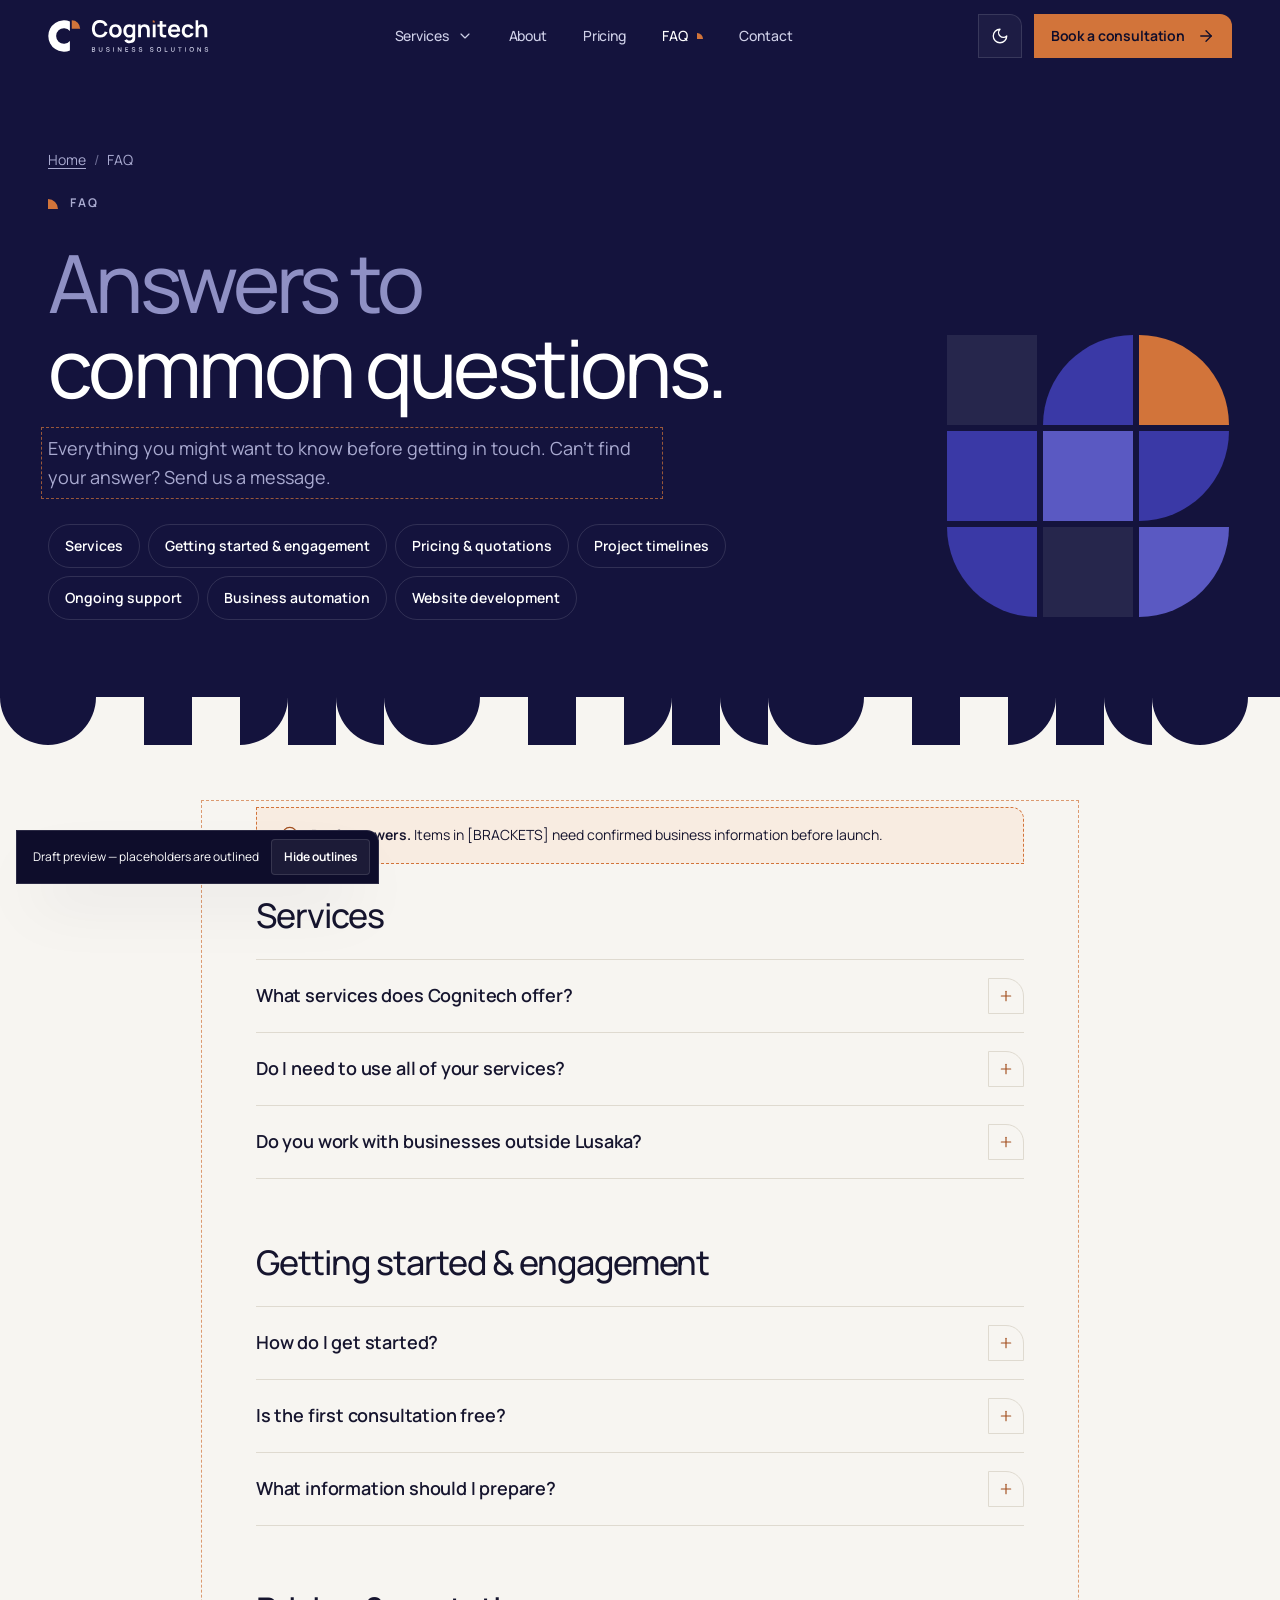
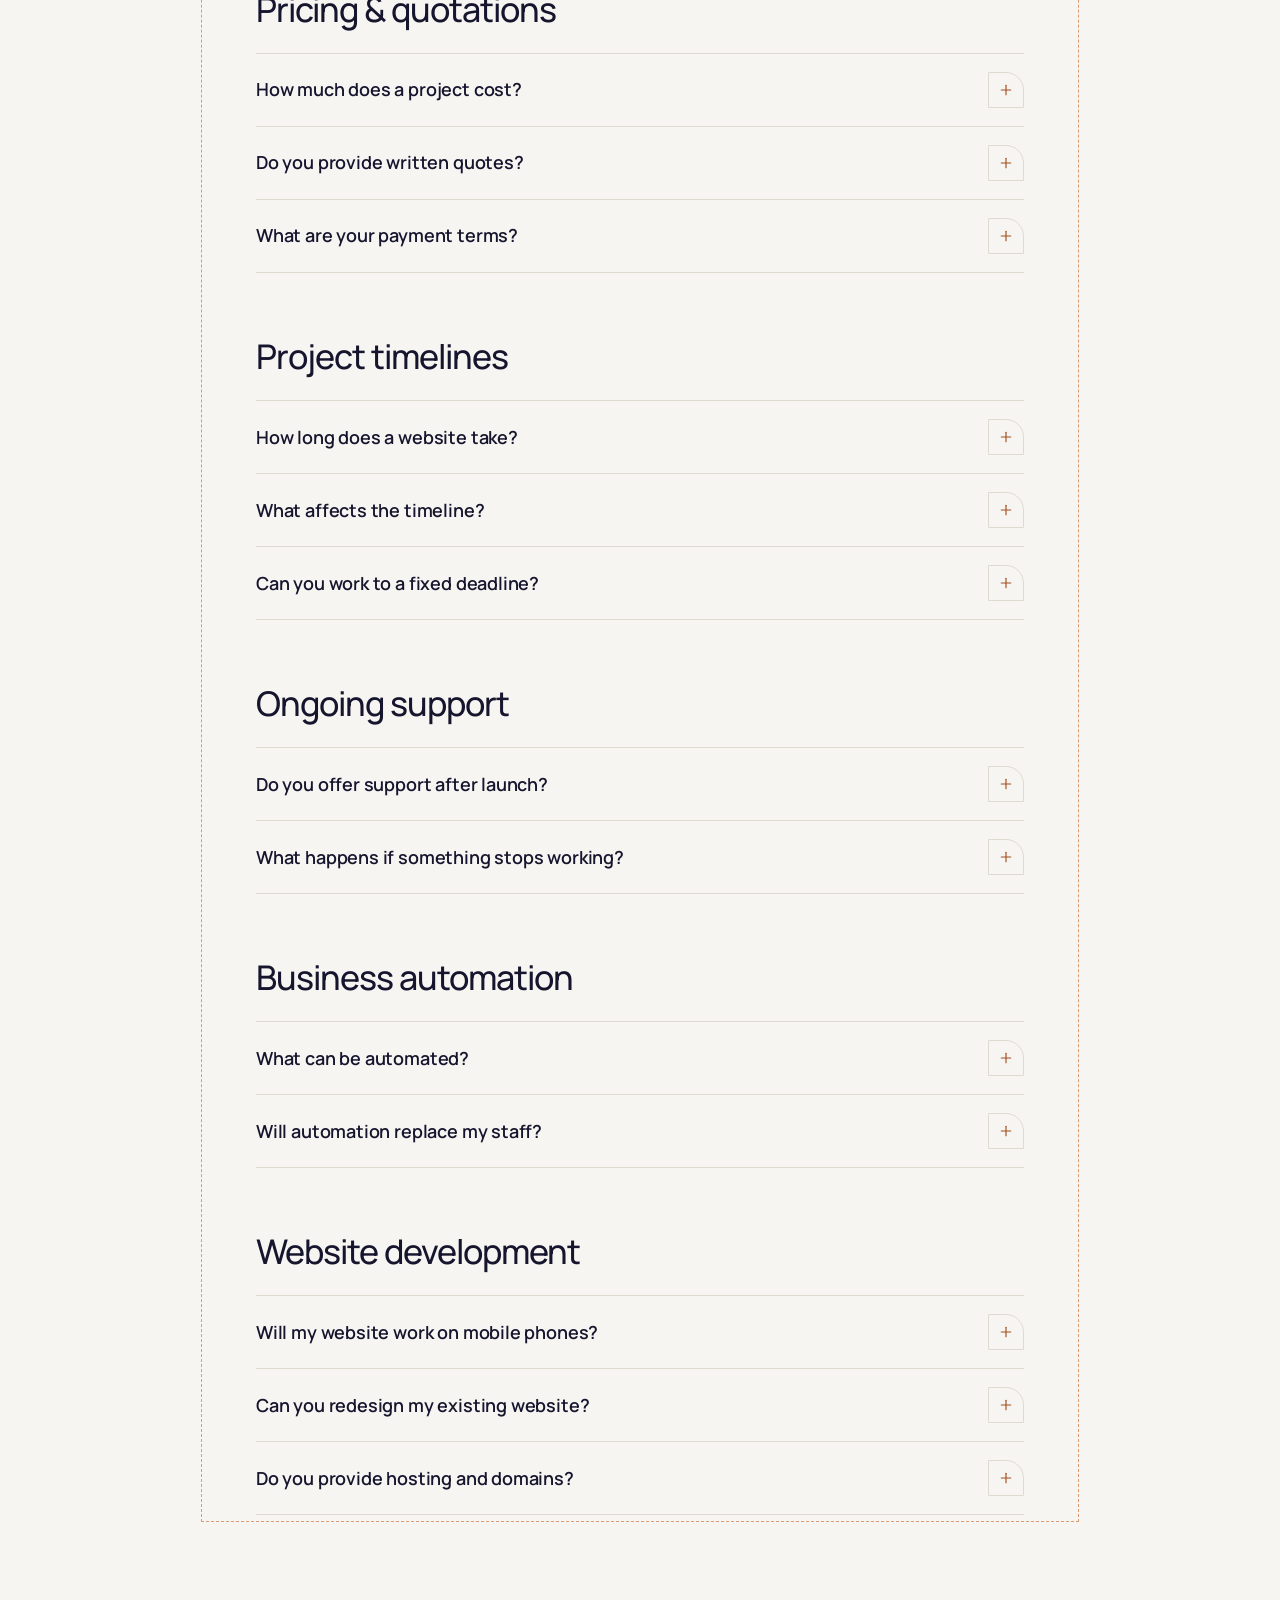
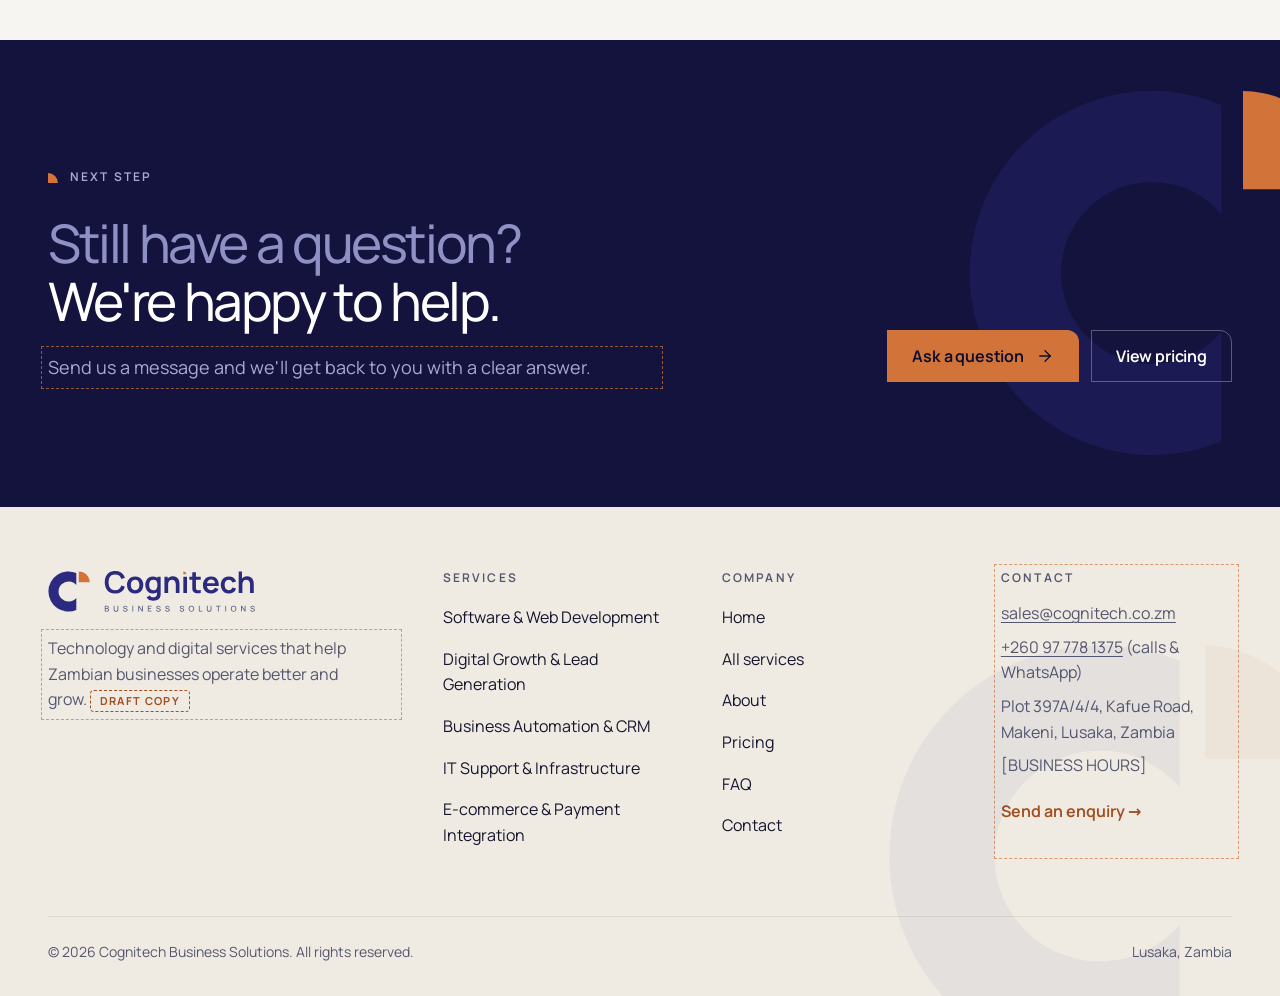
<file: faq.html>
<!doctype html>
<html lang="en-ZM">
<head>
  <meta charset="utf-8">
  <meta name="viewport" content="width=device-width, initial-scale=1">
  <title>Frequently Asked Questions | Cognitech Business Solutions</title>
  <meta name="description" content="Answers to common questions about Cognitech&#x27;s services, pricing, project timelines, ongoing support, automation and website development in Zambia. [Draft description]">
  <link rel="canonical" href="https://cognitech.co.zm/faq.html">
  <meta name="theme-color" content="#14133d">
  <meta property="og:type" content="website">
  <meta property="og:site_name" content="Cognitech Business Solutions">
  <meta property="og:locale" content="en_ZM">
  <meta property="og:title" content="Frequently Asked Questions | Cognitech Business Solutions">
  <meta property="og:description" content="Answers to common questions about Cognitech&#x27;s services, pricing, project timelines, ongoing support, automation and website development in Zambia. [Draft description]">
  <meta property="og:url" content="https://cognitech.co.zm/faq.html">
  <meta property="og:image" content="https://cognitech.co.zm/assets/images/og-default.png">
  <meta property="og:image:width" content="1200">
  <meta property="og:image:height" content="630">
  <meta property="og:image:alt" content="Cognitech Business Solutions logo on a deep indigo background">
  <meta name="twitter:card" content="summary_large_image">
  <link rel="icon" href="favicon.ico" sizes="32x32">
  <link rel="icon" href="assets/brand/cognitech-app-icon.svg" type="image/svg+xml">
  <link rel="apple-touch-icon" href="assets/brand/apple-touch-icon.png">
  <link rel="preload" href="assets/fonts/manrope-latin-variable.woff2" as="font" type="font/woff2" crossorigin>
  <link rel="stylesheet" href="css/tokens.css">
  <link rel="stylesheet" href="css/base.css">
  <link rel="stylesheet" href="css/layout.css">
  <link rel="stylesheet" href="css/components.css">
  <link rel="stylesheet" href="css/pages.css">
  <!-- layout:theme -->
<script>
  /* Theme: runs before the page is drawn so it never flashes the wrong colours.
     Uses the visitor's saved choice, otherwise their device setting. */
  (function (d) {
    d.classList.add("js");
    var t;
    try { t = localStorage.getItem("cognitech-theme"); } catch (e) {}
    if (t !== "light" && t !== "dark") {
      t = window.matchMedia && matchMedia("(prefers-color-scheme: dark)").matches ? "dark" : "light";
    }
    d.setAttribute("data-theme", t);
  })(document.documentElement);
</script>
<!-- /layout:theme -->
  <script src="js/config.js" defer></script>
  <script src="js/main.js" defer></script>
</head>
<body class="page-faq">
<!-- layout:icons -->
<!-- Icon sprite: Lucide v0.460.0 (ISC licence, https://lucide.dev). Edit partials/icons.svg, then run tools/sync-layout.mjs. -->
<svg xmlns="http://www.w3.org/2000/svg" class="sprite" aria-hidden="true" focusable="false">
<symbol id="i-arrow-right" viewBox="0 0 24 24"><path d="M5 12h14" /> <path d="m12 5 7 7-7 7" /></symbol>
<symbol id="i-arrow-up-right" viewBox="0 0 24 24"><path d="M7 7h10v10" /> <path d="M7 17 17 7" /></symbol>
<symbol id="i-code-xml" viewBox="0 0 24 24"><path d="m18 16 4-4-4-4" /> <path d="m6 8-4 4 4 4" /> <path d="m14.5 4-5 16" /></symbol>
<symbol id="i-trending-up" viewBox="0 0 24 24"><polyline points="22 7 13.5 15.5 8.5 10.5 2 17" /> <polyline points="16 7 22 7 22 13" /></symbol>
<symbol id="i-workflow" viewBox="0 0 24 24"><rect width="8" height="8" x="3" y="3" rx="2" /> <path d="M7 11v4a2 2 0 0 0 2 2h4" /> <rect width="8" height="8" x="13" y="13" rx="2" /></symbol>
<symbol id="i-server" viewBox="0 0 24 24"><rect width="20" height="8" x="2" y="2" rx="2" ry="2" /> <rect width="20" height="8" x="2" y="14" rx="2" ry="2" /> <line x1="6" x2="6.01" y1="6" y2="6" /> <line x1="6" x2="6.01" y1="18" y2="18" /></symbol>
<symbol id="i-shopping-cart" viewBox="0 0 24 24"><circle cx="8" cy="21" r="1" /> <circle cx="19" cy="21" r="1" /> <path d="M2.05 2.05h2l2.66 12.42a2 2 0 0 0 2 1.58h9.78a2 2 0 0 0 1.95-1.57l1.65-7.43H5.12" /></symbol>
<symbol id="i-credit-card" viewBox="0 0 24 24"><rect width="20" height="14" x="2" y="5" rx="2" /> <line x1="2" x2="22" y1="10" y2="10" /></symbol>
<symbol id="i-menu" viewBox="0 0 24 24"><line x1="4" x2="20" y1="12" y2="12" /> <line x1="4" x2="20" y1="6" y2="6" /> <line x1="4" x2="20" y1="18" y2="18" /></symbol>
<symbol id="i-x" viewBox="0 0 24 24"><path d="M18 6 6 18" /> <path d="m6 6 12 12" /></symbol>
<symbol id="i-plus" viewBox="0 0 24 24"><path d="M5 12h14" /> <path d="M12 5v14" /></symbol>
<symbol id="i-check" viewBox="0 0 24 24"><path d="M20 6 9 17l-5-5" /></symbol>
<symbol id="i-mail" viewBox="0 0 24 24"><rect width="20" height="16" x="2" y="4" rx="2" /> <path d="m22 7-8.97 5.7a1.94 1.94 0 0 1-2.06 0L2 7" /></symbol>
<symbol id="i-phone" viewBox="0 0 24 24"><path d="M22 16.92v3a2 2 0 0 1-2.18 2 19.79 19.79 0 0 1-8.63-3.07 19.5 19.5 0 0 1-6-6 19.79 19.79 0 0 1-3.07-8.67A2 2 0 0 1 4.11 2h3a2 2 0 0 1 2 1.72 12.84 12.84 0 0 0 .7 2.81 2 2 0 0 1-.45 2.11L8.09 9.91a16 16 0 0 0 6 6l1.27-1.27a2 2 0 0 1 2.11-.45 12.84 12.84 0 0 0 2.81.7A2 2 0 0 1 22 16.92z" /></symbol>
<symbol id="i-message-circle" viewBox="0 0 24 24"><path d="M7.9 20A9 9 0 1 0 4 16.1L2 22Z" /></symbol>
<symbol id="i-map-pin" viewBox="0 0 24 24"><path d="M20 10c0 4.993-5.539 10.193-7.399 11.799a1 1 0 0 1-1.202 0C9.539 20.193 4 14.993 4 10a8 8 0 0 1 16 0" /> <circle cx="12" cy="10" r="3" /></symbol>
<symbol id="i-clock" viewBox="0 0 24 24"><circle cx="12" cy="12" r="10" /> <polyline points="12 6 12 12 16 14" /></symbol>
<symbol id="i-chevron-down" viewBox="0 0 24 24"><path d="m6 9 6 6 6-6" /></symbol>
<symbol id="i-target" viewBox="0 0 24 24"><circle cx="12" cy="12" r="10" /> <circle cx="12" cy="12" r="6" /> <circle cx="12" cy="12" r="2" /></symbol>
<symbol id="i-layers" viewBox="0 0 24 24"><path d="m12.83 2.18a2 2 0 0 0-1.66 0L2.6 6.08a1 1 0 0 0 0 1.83l8.58 3.91a2 2 0 0 0 1.66 0l8.58-3.9a1 1 0 0 0 0-1.83Z" /> <path d="m22 17.65-9.17 4.16a2 2 0 0 1-1.66 0L2 17.65" /> <path d="m22 12.65-9.17 4.16a2 2 0 0 1-1.66 0L2 12.65" /></symbol>
<symbol id="i-shield-check" viewBox="0 0 24 24"><path d="M20 13c0 5-3.5 7.5-7.66 8.95a1 1 0 0 1-.67-.01C7.5 20.5 4 18 4 13V6a1 1 0 0 1 1-1c2 0 4.5-1.2 6.24-2.72a1.17 1.17 0 0 1 1.52 0C14.51 3.81 17 5 19 5a1 1 0 0 1 1 1z" /> <path d="m9 12 2 2 4-4" /></symbol>
<symbol id="i-users" viewBox="0 0 24 24"><path d="M16 21v-2a4 4 0 0 0-4-4H6a4 4 0 0 0-4 4v2" /> <circle cx="9" cy="7" r="4" /> <path d="M22 21v-2a4 4 0 0 0-3-3.87" /> <path d="M16 3.13a4 4 0 0 1 0 7.75" /></symbol>
<symbol id="i-lightbulb" viewBox="0 0 24 24"><path d="M15 14c.2-1 .7-1.7 1.5-2.5 1-.9 1.5-2.2 1.5-3.5A6 6 0 0 0 6 8c0 1 .2 2.2 1.5 3.5.7.7 1.3 1.5 1.5 2.5" /> <path d="M9 18h6" /> <path d="M10 22h4" /></symbol>
<symbol id="i-compass" viewBox="0 0 24 24"><path d="m16.24 7.76-1.804 5.411a2 2 0 0 1-1.265 1.265L7.76 16.24l1.804-5.411a2 2 0 0 1 1.265-1.265z" /> <circle cx="12" cy="12" r="10" /></symbol>
<symbol id="i-search" viewBox="0 0 24 24"><circle cx="11" cy="11" r="8" /> <path d="m21 21-4.3-4.3" /></symbol>
<symbol id="i-refresh-cw" viewBox="0 0 24 24"><path d="M3 12a9 9 0 0 1 9-9 9.75 9.75 0 0 1 6.74 2.74L21 8" /> <path d="M21 3v5h-5" /> <path d="M21 12a9 9 0 0 1-9 9 9.75 9.75 0 0 1-6.74-2.74L3 16" /> <path d="M8 16H3v5" /></symbol>
<symbol id="i-chart-no-axes-column" viewBox="0 0 24 24"><line x1="18" x2="18" y1="20" y2="10" /> <line x1="12" x2="12" y1="20" y2="4" /> <line x1="6" x2="6" y1="20" y2="14" /></symbol>
<symbol id="i-life-buoy" viewBox="0 0 24 24"><circle cx="12" cy="12" r="10" /> <path d="m4.93 4.93 4.24 4.24" /> <path d="m14.83 9.17 4.24-4.24" /> <path d="m14.83 14.83 4.24 4.24" /> <path d="m9.17 14.83-4.24 4.24" /> <circle cx="12" cy="12" r="4" /></symbol>
<symbol id="i-zap" viewBox="0 0 24 24"><path d="M4 14a1 1 0 0 1-.78-1.63l9.9-10.2a.5.5 0 0 1 .86.46l-1.92 6.02A1 1 0 0 0 13 10h7a1 1 0 0 1 .78 1.63l-9.9 10.2a.5.5 0 0 1-.86-.46l1.92-6.02A1 1 0 0 0 11 14z" /></symbol>
<symbol id="i-handshake" viewBox="0 0 24 24"><path d="m11 17 2 2a1 1 0 1 0 3-3" /> <path d="m14 14 2.5 2.5a1 1 0 1 0 3-3l-3.88-3.88a3 3 0 0 0-4.24 0l-.88.88a1 1 0 1 1-3-3l2.81-2.81a5.79 5.79 0 0 1 7.06-.87l.47.28a2 2 0 0 0 1.42.25L21 4" /> <path d="m21 3 1 11h-2" /> <path d="M3 3 2 14l6.5 6.5a1 1 0 1 0 3-3" /> <path d="M3 4h8" /></symbol>
<symbol id="i-file-text" viewBox="0 0 24 24"><path d="M15 2H6a2 2 0 0 0-2 2v16a2 2 0 0 0 2 2h12a2 2 0 0 0 2-2V7Z" /> <path d="M14 2v4a2 2 0 0 0 2 2h4" /> <path d="M10 9H8" /> <path d="M16 13H8" /> <path d="M16 17H8" /></symbol>
<symbol id="i-calendar-check" viewBox="0 0 24 24"><path d="M8 2v4" /> <path d="M16 2v4" /> <rect width="18" height="18" x="3" y="4" rx="2" /> <path d="M3 10h18" /> <path d="m9 16 2 2 4-4" /></symbol>
<symbol id="i-send" viewBox="0 0 24 24"><path d="M14.536 21.686a.5.5 0 0 0 .937-.024l6.5-19a.496.496 0 0 0-.635-.635l-19 6.5a.5.5 0 0 0-.024.937l7.93 3.18a2 2 0 0 1 1.112 1.11z" /> <path d="m21.854 2.147-10.94 10.939" /></symbol>
<symbol id="i-circle-alert" viewBox="0 0 24 24"><circle cx="12" cy="12" r="10" /> <line x1="12" x2="12" y1="8" y2="12" /> <line x1="12" x2="12.01" y1="16" y2="16" /></symbol>
<symbol id="i-circle-check" viewBox="0 0 24 24"><circle cx="12" cy="12" r="10" /> <path d="m9 12 2 2 4-4" /></symbol>
<symbol id="i-gauge" viewBox="0 0 24 24"><path d="m12 14 4-4" /> <path d="M3.34 19a10 10 0 1 1 17.32 0" /></symbol>
<symbol id="i-puzzle" viewBox="0 0 24 24"><path d="M15.39 4.39a1 1 0 0 0 1.68-.474 2.5 2.5 0 1 1 3.014 3.015 1 1 0 0 0-.474 1.68l1.683 1.682a2.414 2.414 0 0 1 0 3.414L19.61 15.39a1 1 0 0 1-1.68-.474 2.5 2.5 0 1 0-3.014 3.015 1 1 0 0 1 .474 1.68l-1.683 1.682a2.414 2.414 0 0 1-3.414 0L8.61 19.61a1 1 0 0 0-1.68.474 2.5 2.5 0 1 1-3.014-3.015 1 1 0 0 0 .474-1.68l-1.683-1.682a2.414 2.414 0 0 1 0-3.414L4.39 8.61a1 1 0 0 1 1.68.474 2.5 2.5 0 1 0 3.014-3.015 1 1 0 0 1-.474-1.68l1.683-1.682a2.414 2.414 0 0 1 3.414 0z" /></symbol>
<symbol id="i-repeat" viewBox="0 0 24 24"><path d="m17 2 4 4-4 4" /> <path d="M3 11v-1a4 4 0 0 1 4-4h14" /> <path d="m7 22-4-4 4-4" /> <path d="M21 13v1a4 4 0 0 1-4 4H3" /></symbol>
<symbol id="i-database" viewBox="0 0 24 24"><ellipse cx="12" cy="5" rx="9" ry="3" /> <path d="M3 5V19A9 3 0 0 0 21 19V5" /> <path d="M3 12A9 3 0 0 0 21 12" /></symbol>
<symbol id="i-wifi" viewBox="0 0 24 24"><path d="M12 20h.01" /> <path d="M2 8.82a15 15 0 0 1 20 0" /> <path d="M5 12.859a10 10 0 0 1 14 0" /> <path d="M8.5 16.429a5 5 0 0 1 7 0" /></symbol>
<symbol id="i-monitor-smartphone" viewBox="0 0 24 24"><path d="M18 8V6a2 2 0 0 0-2-2H4a2 2 0 0 0-2 2v7a2 2 0 0 0 2 2h8" /> <path d="M10 19v-3.96 3.15" /> <path d="M7 19h5" /> <rect width="6" height="10" x="16" y="12" rx="2" /></symbol>
<symbol id="i-store" viewBox="0 0 24 24"><path d="m2 7 4.41-4.41A2 2 0 0 1 7.83 2h8.34a2 2 0 0 1 1.42.59L22 7" /> <path d="M4 12v8a2 2 0 0 0 2 2h12a2 2 0 0 0 2-2v-8" /> <path d="M15 22v-4a2 2 0 0 0-2-2h-2a2 2 0 0 0-2 2v4" /> <path d="M2 7h20" /> <path d="M22 7v3a2 2 0 0 1-2 2a2.7 2.7 0 0 1-1.59-.63.7.7 0 0 0-.82 0A2.7 2.7 0 0 1 16 12a2.7 2.7 0 0 1-1.59-.63.7.7 0 0 0-.82 0A2.7 2.7 0 0 1 12 12a2.7 2.7 0 0 1-1.59-.63.7.7 0 0 0-.82 0A2.7 2.7 0 0 1 8 12a2.7 2.7 0 0 1-1.59-.63.7.7 0 0 0-.82 0A2.7 2.7 0 0 1 4 12a2 2 0 0 1-2-2V7" /></symbol>
<symbol id="i-wallet" viewBox="0 0 24 24"><path d="M19 7V4a1 1 0 0 0-1-1H5a2 2 0 0 0 0 4h15a1 1 0 0 1 1 1v4h-3a2 2 0 0 0 0 4h3a1 1 0 0 0 1-1v-2a1 1 0 0 0-1-1" /> <path d="M3 5v14a2 2 0 0 0 2 2h15a1 1 0 0 0 1-1v-4" /></symbol>
<symbol id="i-megaphone" viewBox="0 0 24 24"><path d="m3 11 18-5v12L3 14v-3z" /> <path d="M11.6 16.8a3 3 0 1 1-5.8-1.6" /></symbol>
<symbol id="i-mouse-pointer-click" viewBox="0 0 24 24"><path d="M14 4.1 12 6" /> <path d="m5.1 8-2.9-.8" /> <path d="m6 12-1.9 2" /> <path d="M7.2 2.2 8 5.1" /> <path d="M9.037 9.69a.498.498 0 0 1 .653-.653l11 4.5a.5.5 0 0 1-.074.949l-4.349 1.041a1 1 0 0 0-.74.739l-1.04 4.35a.5.5 0 0 1-.95.074z" /></symbol>
<symbol id="i-bot" viewBox="0 0 24 24"><path d="M12 8V4H8" /> <rect width="16" height="12" x="4" y="8" rx="2" /> <path d="M2 14h2" /> <path d="M20 14h2" /> <path d="M15 13v2" /> <path d="M9 13v2" /></symbol>
<symbol id="i-cloud" viewBox="0 0 24 24"><path d="M17.5 19H9a7 7 0 1 1 6.71-9h1.79a4.5 4.5 0 1 1 0 9Z" /></symbol>
<symbol id="i-lock" viewBox="0 0 24 24"><rect width="18" height="11" x="3" y="11" rx="2" ry="2" /> <path d="M7 11V7a5 5 0 0 1 10 0v4" /></symbol>
<symbol id="i-heart-handshake" viewBox="0 0 24 24"><path d="M19 14c1.49-1.46 3-3.21 3-5.5A5.5 5.5 0 0 0 16.5 3c-1.76 0-3 .5-4.5 2-1.5-1.5-2.74-2-4.5-2A5.5 5.5 0 0 0 2 8.5c0 2.3 1.5 4.05 3 5.5l7 7Z" /> <path d="M12 5 9.04 7.96a2.17 2.17 0 0 0 0 3.08c.82.82 2.13.85 3 .07l2.07-1.9a2.82 2.82 0 0 1 3.79 0l2.96 2.66" /> <path d="m18 15-2-2" /> <path d="m15 18-2-2" /></symbol>
<symbol id="i-scale" viewBox="0 0 24 24"><path d="m16 16 3-8 3 8c-.87.65-1.92 1-3 1s-2.13-.35-3-1Z" /> <path d="m2 16 3-8 3 8c-.87.65-1.92 1-3 1s-2.13-.35-3-1Z" /> <path d="M7 21h10" /> <path d="M12 3v18" /> <path d="M3 7h2c2 0 5-1 7-2 2 1 5 2 7 2h2" /></symbol>
<symbol id="i-moon" viewBox="0 0 24 24"><path d="M12 3a6 6 0 0 0 9 9 9 9 0 1 1-9-9Z" /></symbol>
<symbol id="i-sun" viewBox="0 0 24 24"><circle cx="12" cy="12" r="4" /> <path d="M12 2v2" /> <path d="M12 20v2" /> <path d="m4.93 4.93 1.41 1.41" /> <path d="m17.66 17.66 1.41 1.41" /> <path d="M2 12h2" /> <path d="M20 12h2" /> <path d="m6.34 17.66-1.41 1.41" /> <path d="m19.07 4.93-1.41 1.41" /></symbol>
</svg>
<!-- /layout:icons -->
<!-- layout:header -->
<a class="skip-link" href="#main">Skip to content</a>
<header class="site-header" data-header>
  <div class="container site-header__inner">
    <a class="site-header__logo" href="index.html" data-nav="home">
      <img src="assets/brand/cognitech-logo-white.svg" width="203" height="40" alt="Cognitech Business Solutions — home">
    </a>
    <nav class="nav" aria-label="Main">
      <ul class="nav__list">
        <li class="nav__item" data-dropdown>
          <button class="nav__toggle" type="button" aria-expanded="false" aria-controls="nav-services">
            Services <svg class="icon" aria-hidden="true"><use href="#i-chevron-down"/></svg>
          </button>
          <div class="nav__panel" id="nav-services" hidden>
            <ul>
              <li><a href="services/software-web-development.html" data-nav="svc-software"><span class="icon-tile"><svg class="icon" aria-hidden="true"><use href="#i-code-xml"/></svg></span>Software &amp; Web Development</a></li>
              <li><a href="services/digital-growth-lead-generation.html" data-nav="svc-growth"><span class="icon-tile"><svg class="icon" aria-hidden="true"><use href="#i-trending-up"/></svg></span>Digital Growth &amp; Lead Generation</a></li>
              <li><a href="services/business-automation-crm.html" data-nav="svc-automation"><span class="icon-tile"><svg class="icon" aria-hidden="true"><use href="#i-workflow"/></svg></span>Business Automation &amp; CRM</a></li>
              <li><a href="services/it-support-infrastructure.html" data-nav="svc-it"><span class="icon-tile"><svg class="icon" aria-hidden="true"><use href="#i-server"/></svg></span>IT Support &amp; Infrastructure</a></li>
              <li><a href="services/ecommerce-payment-integration.html" data-nav="svc-ecommerce"><span class="icon-tile"><svg class="icon" aria-hidden="true"><use href="#i-shopping-cart"/></svg></span>E-commerce &amp; Payment Integration</a></li>
              <li class="nav__panel-all"><a href="services.html" data-nav="services">All services <svg class="icon" aria-hidden="true"><use href="#i-arrow-right"/></svg></a></li>
            </ul>
          </div>
        </li>
        <li><a class="nav__link" href="about.html" data-nav="about">About</a></li>
        <li><a class="nav__link" href="pricing.html" data-nav="pricing">Pricing</a></li>
        <li><a class="nav__link" href="faq.html" data-nav="faq" aria-current="page">FAQ</a></li>
        <li><a class="nav__link" href="contact.html" data-nav="contact">Contact</a></li>
      </ul>
    </nav>
    <div class="site-header__actions">
    <button class="theme-toggle" type="button" aria-pressed="false" title="Switch to dark mode" data-theme-toggle>
      <span class="visually-hidden">Dark mode</span>
      <svg class="icon icon-moon" aria-hidden="true"><use href="#i-moon"/></svg>
      <svg class="icon icon-sun" aria-hidden="true"><use href="#i-sun"/></svg>
    </button>
    <a class="btn btn--primary btn--sm site-header__cta" href="contact.html">Book a consultation <svg class="icon" aria-hidden="true"><use href="#i-arrow-right"/></svg></a>
    <button class="menu-button" type="button" aria-expanded="false" aria-controls="mobile-menu" data-menu-button>
      <span>Menu</span>
      <svg class="icon icon-open" aria-hidden="true"><use href="#i-menu"/></svg>
      <svg class="icon icon-close" aria-hidden="true"><use href="#i-x"/></svg>
    </button>
    </div>
  </div>
</header>
<div class="mobile-menu" id="mobile-menu" hidden data-mobile-menu>
  <nav aria-label="Mobile">
    <ul class="mobile-menu__list">
      <li><a class="mobile-menu__link" href="index.html" data-nav="home">Home</a></li>
      <li>
        <a class="mobile-menu__link" href="services.html" data-nav="services">Services</a>
        <ul class="mobile-menu__sub">
          <li><a href="services/software-web-development.html" data-nav="svc-software">Software &amp; Web Development</a></li>
          <li><a href="services/digital-growth-lead-generation.html" data-nav="svc-growth">Digital Growth &amp; Lead Generation</a></li>
          <li><a href="services/business-automation-crm.html" data-nav="svc-automation">Business Automation &amp; CRM</a></li>
          <li><a href="services/it-support-infrastructure.html" data-nav="svc-it">IT Support &amp; Infrastructure</a></li>
          <li><a href="services/ecommerce-payment-integration.html" data-nav="svc-ecommerce">E-commerce &amp; Payment Integration</a></li>
        </ul>
      </li>
      <li><a class="mobile-menu__link" href="about.html" data-nav="about">About</a></li>
      <li><a class="mobile-menu__link" href="pricing.html" data-nav="pricing">Pricing</a></li>
      <li><a class="mobile-menu__link" href="faq.html" data-nav="faq" aria-current="page">FAQ</a></li>
      <li><a class="mobile-menu__link" href="contact.html" data-nav="contact">Contact</a></li>
    </ul>
    <div class="mobile-menu__cta">
      <a class="btn btn--primary" href="contact.html">Book a consultation <svg class="icon" aria-hidden="true"><use href="#i-arrow-right"/></svg></a>
    </div>
  </nav>
</div>
<!-- /layout:header -->
<main id="main" tabindex="-1">

<section class="page-hero band-ink">
  <div class="container page-hero__grid">
    <div class="page-hero__copy">
      <nav class="breadcrumb" aria-label="Breadcrumb"><ol><li><a href="index.html">Home</a></li><li aria-current="page">FAQ</li></ol></nav>
      <p class="eyebrow">FAQ</p>
      <h1 class="display">Answers to <span class="hl">common questions.</span></h1>
      <p class="lede" data-placeholder="copy">Everything you might want to know before getting in touch. Can't find your answer? Send us a message.</p>
      <nav class="chips" aria-label="FAQ topics"><ul role="list"><li><a class="chip" href="#services">Services</a></li><li><a class="chip" href="#getting-started">Getting started &amp; engagement</a></li><li><a class="chip" href="#pricing">Pricing &amp; quotations</a></li><li><a class="chip" href="#timelines">Project timelines</a></li><li><a class="chip" href="#support">Ongoing support</a></li><li><a class="chip" href="#automation">Business automation</a></li><li><a class="chip" href="#websites">Website development</a></li></ul></nav>
    </div>
    <div class="page-hero__art"><svg class="qart" viewBox="0 0 96 96" aria-hidden="true" focusable="false"><rect class="q3" x="1.0" y="1.0" width="30" height="30"/><path class="q1" d="M63.0 31.0L33.0 31.0A30 30 0 0 1 63.0 1.0Z"/><path class="qc" d="M65.0 31.0L95.0 31.0A30 30 0 0 0 65.0 1.0Z"/><rect class="q1" x="1.0" y="33.0" width="30" height="30"/><rect class="q2" x="33.0" y="33.0" width="30" height="30"/><path class="q1" d="M65.0 33.0L95.0 33.0A30 30 0 0 1 65.0 63.0Z"/><path class="q1" d="M31.0 65.0L1.0 65.0A30 30 0 0 0 31.0 95.0Z"/><rect class="q3" x="33.0" y="65.0" width="30" height="30"/><path class="q2" d="M65.0 65.0L95.0 65.0A30 30 0 0 1 65.0 95.0Z"/></svg></div>
  </div>
</section>

<div class="q-divider" style="--from: var(--band-ink); --to: var(--band-paper);" aria-hidden="true"></div>

<section class="section band-paper section--flush-top" aria-label="Questions and answers">
  <div class="container container--narrow" data-placeholder="copy">
    <p class="notice u-mb-6"><svg class="icon" aria-hidden="true"><use href="#i-circle-alert"/></svg><span><strong>Draft answers.</strong> Items in [BRACKETS] need confirmed business information before launch.</span></p>
    
      <section class="faq-group" id="services" aria-labelledby="services-title">
        <h2 class="title" id="services-title">Services</h2>
        <div class="faq"><details class="faq__item">
  <summary>What services does Cognitech offer?<span class="faq__icon"><svg class="icon" aria-hidden="true"><use href="#i-plus"/></svg></span></summary>
  <div class="faq__answer"><p>Five core areas: software &amp; web development, digital growth &amp; lead generation, business automation &amp; CRM, IT support &amp; infrastructure, and e-commerce &amp; payment integration. See the <a href="services.html">services page</a> for details.</p></div>
</details><details class="faq__item">
  <summary>Do I need to use all of your services?<span class="faq__icon"><svg class="icon" aria-hidden="true"><use href="#i-plus"/></svg></span></summary>
  <div class="faq__answer"><p>No. Many clients start with one service and add others later. We'll recommend what makes sense for your goals.</p></div>
</details><details class="faq__item">
  <summary>Do you work with businesses outside Lusaka?<span class="faq__icon"><svg class="icon" aria-hidden="true"><use href="#i-plus"/></svg></span></summary>
  <div class="faq__answer"><p>[SERVICE AREA — confirm which towns, provinces or countries Cognitech serves, and whether work can be delivered remotely.]</p></div>
</details></div>
      </section>
      <section class="faq-group" id="getting-started" aria-labelledby="getting-started-title">
        <h2 class="title" id="getting-started-title">Getting started &amp; engagement</h2>
        <div class="faq"><details class="faq__item">
  <summary>How do I get started?<span class="faq__icon"><svg class="icon" aria-hidden="true"><use href="#i-plus"/></svg></span></summary>
  <div class="faq__answer"><p>Send an enquiry through the <a href="contact.html">contact page</a>. We'll arrange a short discovery call to understand your needs, then send a recommended approach.</p></div>
</details><details class="faq__item">
  <summary>Is the first consultation free?<span class="faq__icon"><svg class="icon" aria-hidden="true"><use href="#i-plus"/></svg></span></summary>
  <div class="faq__answer"><p>[CONSULTATION TERMS — confirm whether the initial consultation is free or paid, and how long it lasts.]</p></div>
</details><details class="faq__item">
  <summary>What information should I prepare?<span class="faq__icon"><svg class="icon" aria-hidden="true"><use href="#i-plus"/></svg></span></summary>
  <div class="faq__answer"><p>A short description of your business, the problem you want to solve, any existing systems or websites, and your preferred timeline and budget range.</p></div>
</details></div>
      </section>
      <section class="faq-group" id="pricing" aria-labelledby="pricing-title">
        <h2 class="title" id="pricing-title">Pricing &amp; quotations</h2>
        <div class="faq"><details class="faq__item">
  <summary>How much does a project cost?<span class="faq__icon"><svg class="icon" aria-hidden="true"><use href="#i-plus"/></svg></span></summary>
  <div class="faq__answer"><p>Common needs are covered by <a href="pricing.html">packages</a>. Custom work is quoted after discovery, so you know the price before anything starts.</p></div>
</details><details class="faq__item">
  <summary>Do you provide written quotes?<span class="faq__icon"><svg class="icon" aria-hidden="true"><use href="#i-plus"/></svg></span></summary>
  <div class="faq__answer"><p>Yes. Every proposal sets out scope, deliverables, timeline and cost in writing.</p></div>
</details><details class="faq__item">
  <summary>What are your payment terms?<span class="faq__icon"><svg class="icon" aria-hidden="true"><use href="#i-plus"/></svg></span></summary>
  <div class="faq__answer"><p>[PAYMENT TERMS — deposit, milestones and accepted payment methods. Confirm before publishing.]</p></div>
</details></div>
      </section>
      <section class="faq-group" id="timelines" aria-labelledby="timelines-title">
        <h2 class="title" id="timelines-title">Project timelines</h2>
        <div class="faq"><details class="faq__item">
  <summary>How long does a website take?<span class="faq__icon"><svg class="icon" aria-hidden="true"><use href="#i-plus"/></svg></span></summary>
  <div class="faq__answer"><p>[TIMELINE GUIDANCE — typical range for a small business website. Confirm before publishing.]</p></div>
</details><details class="faq__item">
  <summary>What affects the timeline?<span class="faq__icon"><svg class="icon" aria-hidden="true"><use href="#i-plus"/></svg></span></summary>
  <div class="faq__answer"><p>Scope, the availability of content and feedback, third-party approvals (for example payment providers), and the number of integrations involved.</p></div>
</details><details class="faq__item">
  <summary>Can you work to a fixed deadline?<span class="faq__icon"><svg class="icon" aria-hidden="true"><use href="#i-plus"/></svg></span></summary>
  <div class="faq__answer"><p>Often, yes. Tell us about any deadline early so we can plan scope and resources around it.</p></div>
</details></div>
      </section>
      <section class="faq-group" id="support" aria-labelledby="support-title">
        <h2 class="title" id="support-title">Ongoing support</h2>
        <div class="faq"><details class="faq__item">
  <summary>Do you offer support after launch?<span class="faq__icon"><svg class="icon" aria-hidden="true"><use href="#i-plus"/></svg></span></summary>
  <div class="faq__answer"><p>Yes. Support and maintenance arrangements can be included in your proposal or added as a care plan.</p></div>
</details><details class="faq__item">
  <summary>What happens if something stops working?<span class="faq__icon"><svg class="icon" aria-hidden="true"><use href="#i-plus"/></svg></span></summary>
  <div class="faq__answer"><p>[SUPPORT PROCESS — how clients report issues and the response arrangements offered. Confirm before publishing.]</p></div>
</details></div>
      </section>
      <section class="faq-group" id="automation" aria-labelledby="automation-title">
        <h2 class="title" id="automation-title">Business automation</h2>
        <div class="faq"><details class="faq__item">
  <summary>What can be automated?<span class="faq__icon"><svg class="icon" aria-hidden="true"><use href="#i-plus"/></svg></span></summary>
  <div class="faq__answer"><p>Repetitive, rules-based tasks are good candidates — for example capturing enquiries, sending reminders, updating records, generating documents and routing approvals.</p></div>
</details><details class="faq__item">
  <summary>Will automation replace my staff?<span class="faq__icon"><svg class="icon" aria-hidden="true"><use href="#i-plus"/></svg></span></summary>
  <div class="faq__answer"><p>The aim is to remove repetitive admin so your team can spend more time on customers and higher-value work.</p></div>
</details></div>
      </section>
      <section class="faq-group" id="websites" aria-labelledby="websites-title">
        <h2 class="title" id="websites-title">Website development</h2>
        <div class="faq"><details class="faq__item">
  <summary>Will my website work on mobile phones?<span class="faq__icon"><svg class="icon" aria-hidden="true"><use href="#i-plus"/></svg></span></summary>
  <div class="faq__answer"><p>Yes. Every website we build is designed for mobile first, because that's how most visitors will see it.</p></div>
</details><details class="faq__item">
  <summary>Can you redesign my existing website?<span class="faq__icon"><svg class="icon" aria-hidden="true"><use href="#i-plus"/></svg></span></summary>
  <div class="faq__answer"><p>Yes. We'll review what's working, what isn't, and recommend whether to improve or rebuild.</p></div>
</details><details class="faq__item">
  <summary>Do you provide hosting and domains?<span class="faq__icon"><svg class="icon" aria-hidden="true"><use href="#i-plus"/></svg></span></summary>
  <div class="faq__answer"><p>[HOSTING &amp; DOMAINS — confirm whether Cognitech provides or manages hosting and domain registration.]</p></div>
</details></div>
      </section>
  </div>
</section>
<section class="section cta-band band-ink" aria-labelledby="cta-title">
  <svg class="cta-band__art" viewBox="0 0 96 96" aria-hidden="true" focusable="false"><path class="c" d="M64 9.2A42 42 0 1 0 64 86.8V61.6A21 21 0 1 1 64 34.4z"/><path class="q" d="M69 28.7V6A22.7 22.7 0 0 1 91.7 28.7z"/></svg>
  <div class="container cta-band__inner">
    <div class="stack" style="--stack: var(--space-5)">
      <p class="eyebrow">Next step</p>
      <h2 class="headline" id="cta-title">Still have a question? <span class="hl">We're happy to help.</span></h2>
      <p class="lede" data-placeholder="copy">Send us a message and we'll get back to you with a clear answer.</p>
    </div>
    <div class="btn-row">
      <a class="btn btn--primary" href="contact.html">Ask a question <svg class="icon" aria-hidden="true"><use href="#i-arrow-right"/></svg></a>
        <a class="btn btn--ghost" href="pricing.html">View pricing</a>
    </div>
  </div>
</section>
</main>
<!-- layout:footer -->
<footer class="site-footer">
  <div class="container">
    <div class="site-footer__top">
      <div class="site-footer__brand">
        <a href="index.html"><img class="logo-on-light" src="assets/brand/cognitech-logo-indigo-copper.svg" width="208" height="41" alt="Cognitech Business Solutions — home" loading="lazy"><img class="logo-on-dark" src="assets/brand/cognitech-logo-white.svg" width="208" height="41" alt="Cognitech Business Solutions — home" loading="lazy"></a>
        <p data-placeholder="copy">Technology and digital services that help Zambian businesses operate better and grow. <span class="ph">Draft copy</span></p>
      </div>
      <div class="site-footer__links">
        <h2>Services</h2>
        <ul>
          <li><a href="services/software-web-development.html">Software &amp; Web Development</a></li>
          <li><a href="services/digital-growth-lead-generation.html">Digital Growth &amp; Lead Generation</a></li>
          <li><a href="services/business-automation-crm.html">Business Automation &amp; CRM</a></li>
          <li><a href="services/it-support-infrastructure.html">IT Support &amp; Infrastructure</a></li>
          <li><a href="services/ecommerce-payment-integration.html">E-commerce &amp; Payment Integration</a></li>
        </ul>
      </div>
      <div class="site-footer__links">
        <h2>Company</h2>
        <ul>
          <li><a href="index.html">Home</a></li>
          <li><a href="services.html">All services</a></li>
          <li><a href="about.html">About</a></li>
          <li><a href="pricing.html">Pricing</a></li>
          <li><a href="faq.html">FAQ</a></li>
          <li><a href="contact.html">Contact</a></li>
        </ul>
      </div>
      <div class="site-footer__contact" data-placeholder="contact">
        <h2>Contact</h2>
        <ul>
          <li><a href="mailto:sales@cognitech.co.zm">sales@cognitech.co.zm</a></li>
          <li><a href="tel:+260977781375">+260 97 778 1375</a> (calls &amp; WhatsApp)</li>
          <li>Plot 397A/4/4, Kafue Road, Makeni, Lusaka, Zambia</li>
          <li>[BUSINESS HOURS]</li>
        </ul>
        <p class="site-footer__links site-footer__more"><a href="contact.html">Send an enquiry <span aria-hidden="true">→</span></a></p>
      </div>
    </div>
    <div class="site-footer__bottom">
      <p>© <span data-year>2026</span> Cognitech Business Solutions. All rights reserved.</p>
      <p>Lusaka, Zambia</p>
    </div>
  </div>
  <img class="site-footer__mark" src="assets/brand/cognitech-mark-indigo-copper.svg" width="228" height="224" alt="" loading="lazy">
</footer>
<div class="review-bar" data-review-bar role="region" aria-label="Draft preview tools">
  <span>Draft preview — placeholders are outlined</span>
  <button type="button" data-toggle-placeholders aria-pressed="true">Hide outlines</button>
</div>
<!-- /layout:footer -->
</body>
</html>
</file>
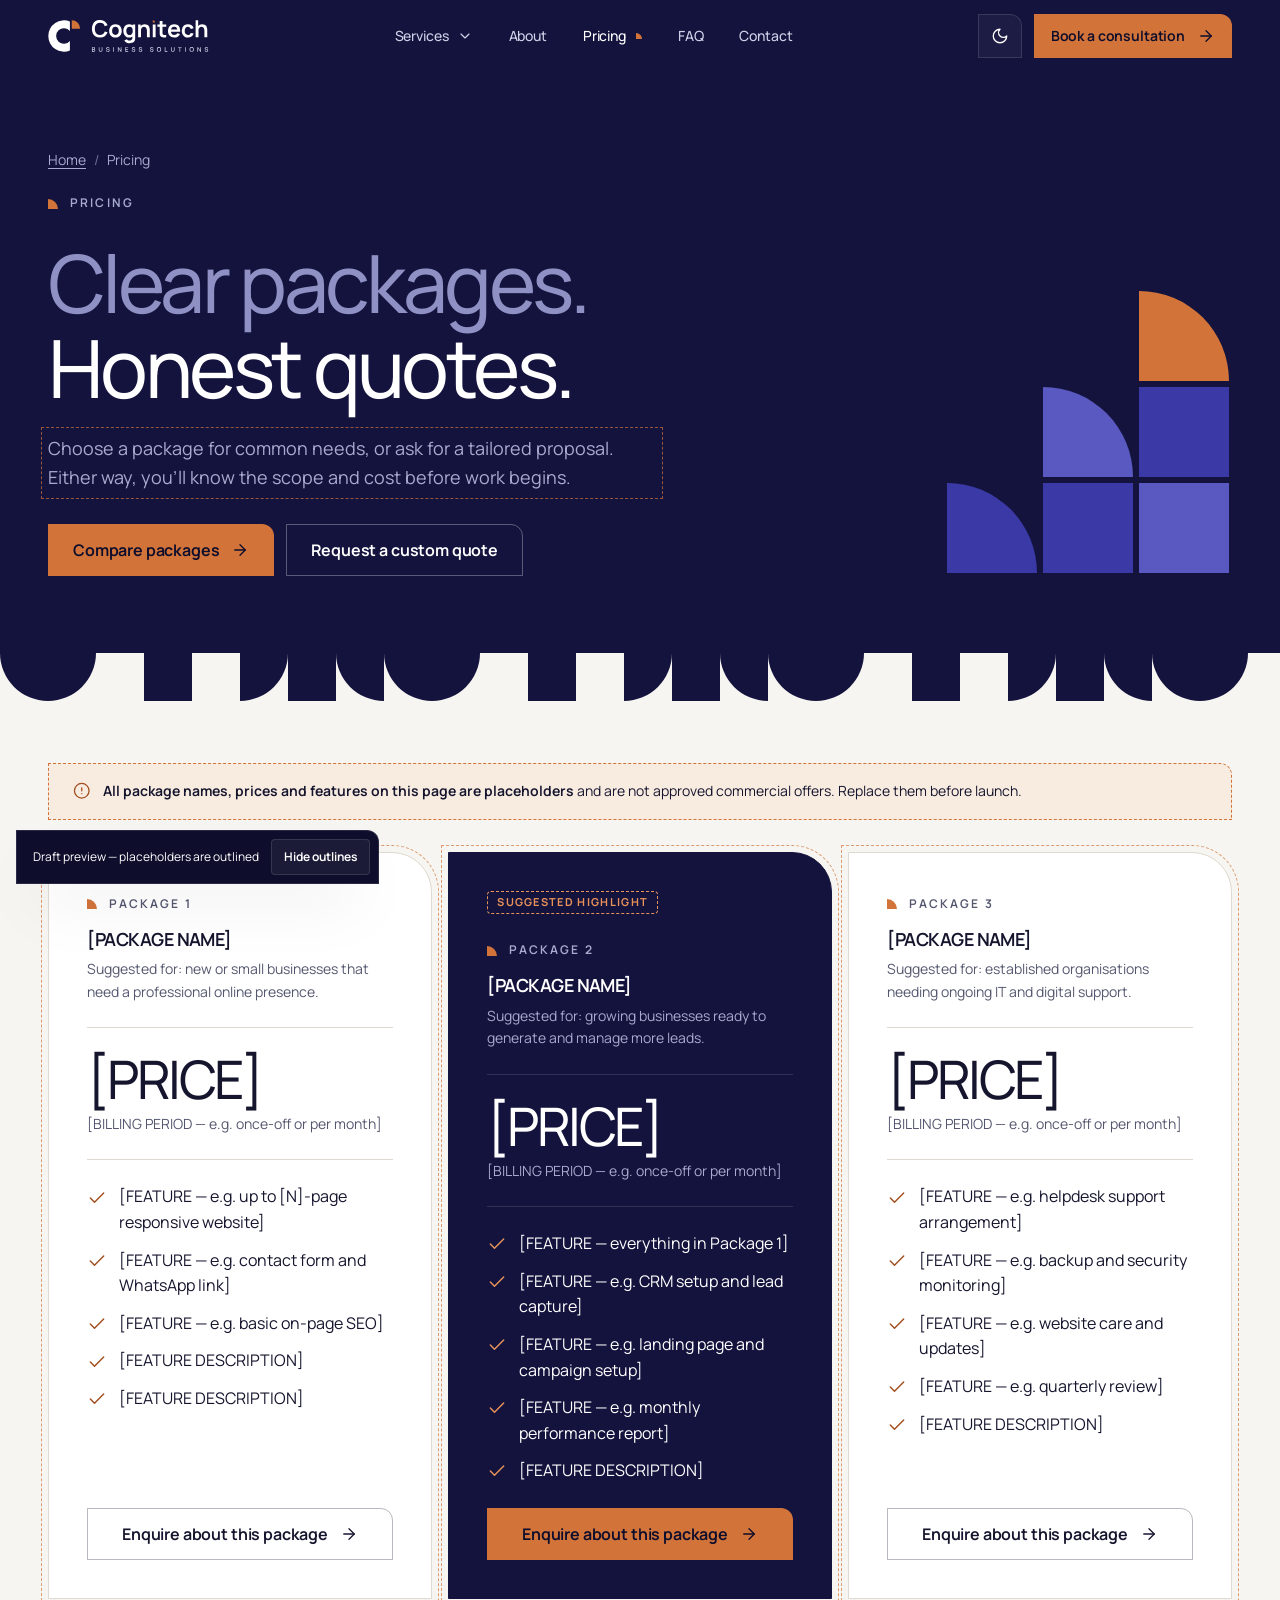
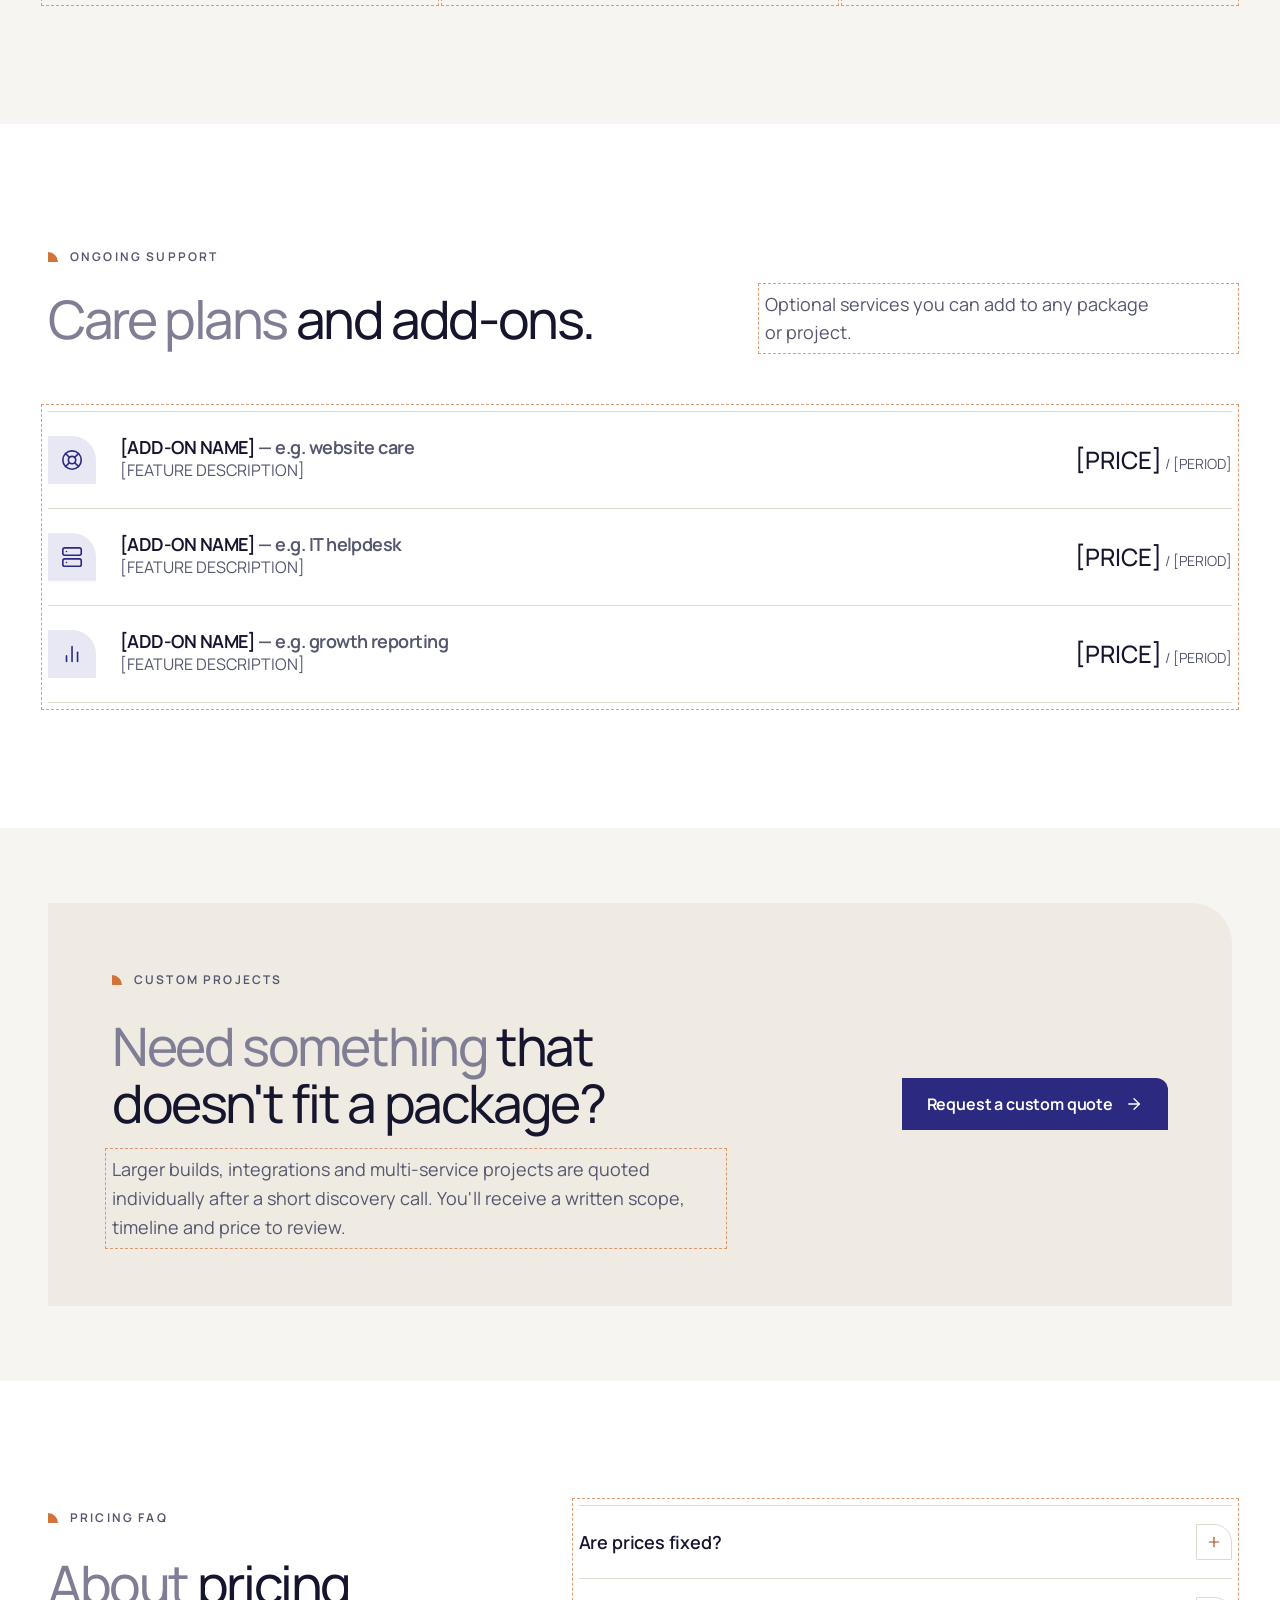
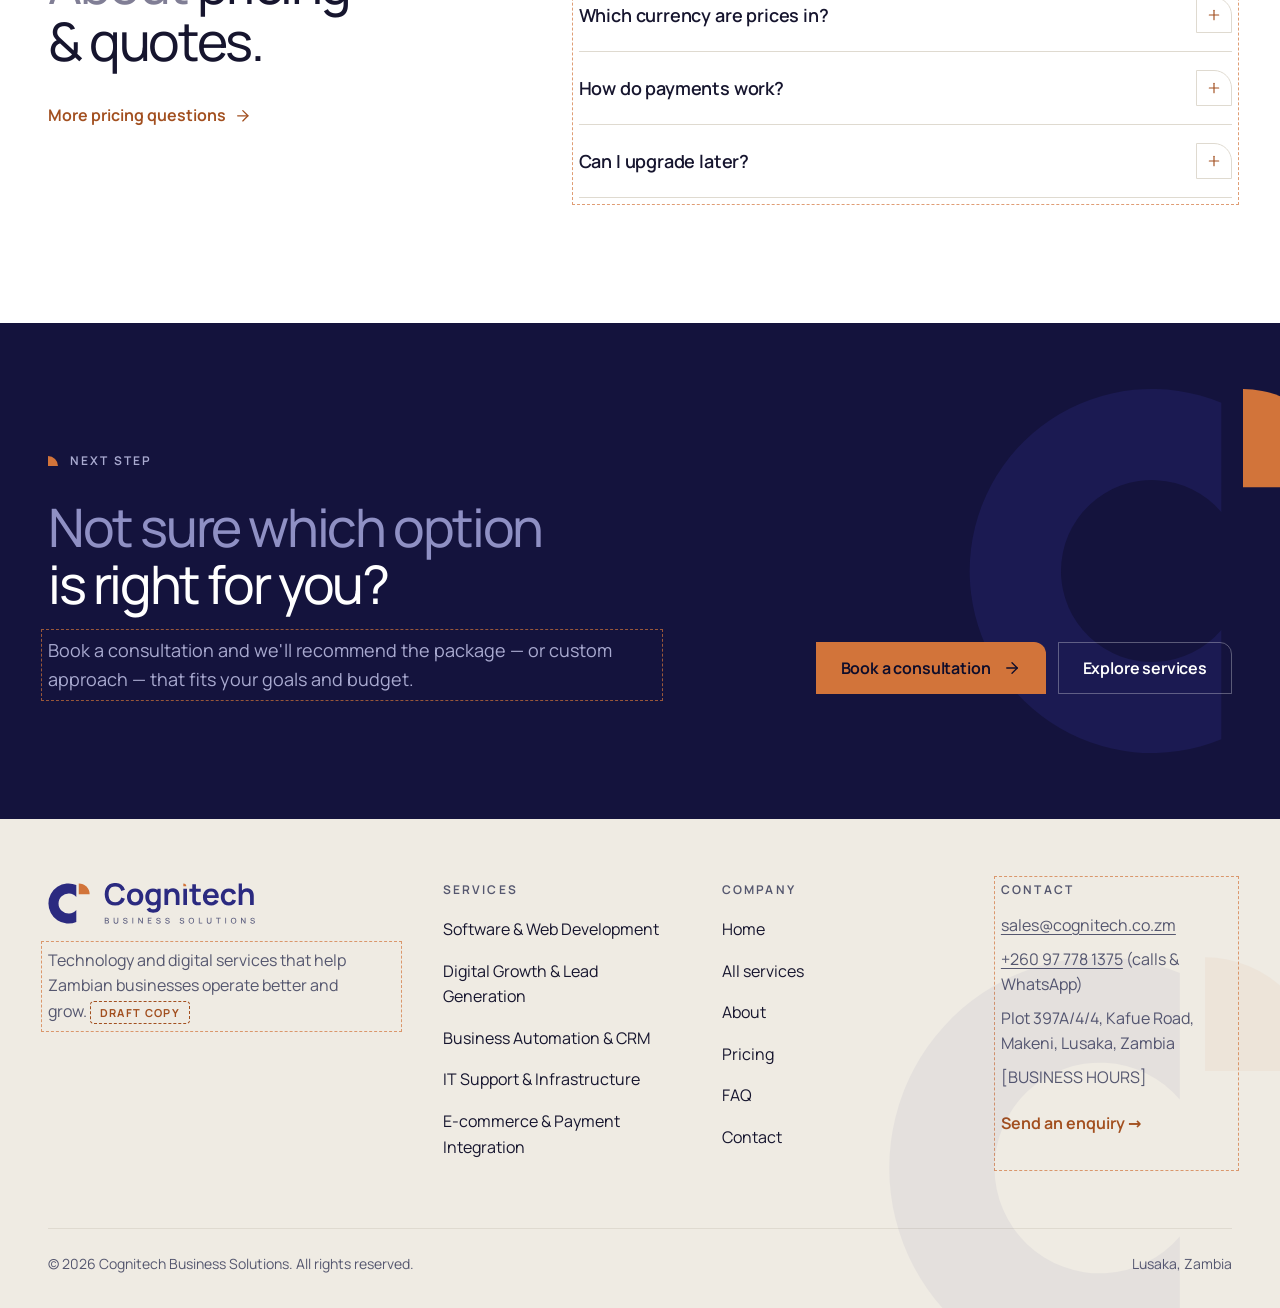
<file: pricing.html>
<!doctype html>
<html lang="en-ZM">
<head>
  <meta charset="utf-8">
  <meta name="viewport" content="width=device-width, initial-scale=1">
  <title>Pricing &amp; Packages | Cognitech Business Solutions, Zambia</title>
  <meta name="description" content="Package-based pricing for websites, digital growth, automation and IT support from Cognitech Business Solutions, plus custom quotes for larger projects. [Draft description — prices to be confirmed]">
  <link rel="canonical" href="https://cognitech.co.zm/pricing.html">
  <meta name="theme-color" content="#14133d">
  <meta property="og:type" content="website">
  <meta property="og:site_name" content="Cognitech Business Solutions">
  <meta property="og:locale" content="en_ZM">
  <meta property="og:title" content="Pricing &amp; Packages | Cognitech Business Solutions, Zambia">
  <meta property="og:description" content="Package-based pricing for websites, digital growth, automation and IT support from Cognitech Business Solutions, plus custom quotes for larger projects. [Draft description — prices to be confirmed]">
  <meta property="og:url" content="https://cognitech.co.zm/pricing.html">
  <meta property="og:image" content="https://cognitech.co.zm/assets/images/og-default.png">
  <meta property="og:image:width" content="1200">
  <meta property="og:image:height" content="630">
  <meta property="og:image:alt" content="Cognitech Business Solutions logo on a deep indigo background">
  <meta name="twitter:card" content="summary_large_image">
  <link rel="icon" href="favicon.ico" sizes="32x32">
  <link rel="icon" href="assets/brand/cognitech-app-icon.svg" type="image/svg+xml">
  <link rel="apple-touch-icon" href="assets/brand/apple-touch-icon.png">
  <link rel="preload" href="assets/fonts/manrope-latin-variable.woff2" as="font" type="font/woff2" crossorigin>
  <link rel="stylesheet" href="css/tokens.css">
  <link rel="stylesheet" href="css/base.css">
  <link rel="stylesheet" href="css/layout.css">
  <link rel="stylesheet" href="css/components.css">
  <link rel="stylesheet" href="css/pages.css">
  <!-- layout:theme -->
<script>
  /* Theme: runs before the page is drawn so it never flashes the wrong colours.
     Uses the visitor's saved choice, otherwise their device setting. */
  (function (d) {
    d.classList.add("js");
    var t;
    try { t = localStorage.getItem("cognitech-theme"); } catch (e) {}
    if (t !== "light" && t !== "dark") {
      t = window.matchMedia && matchMedia("(prefers-color-scheme: dark)").matches ? "dark" : "light";
    }
    d.setAttribute("data-theme", t);
  })(document.documentElement);
</script>
<!-- /layout:theme -->
  <script src="js/config.js" defer></script>
  <script src="js/main.js" defer></script>
</head>
<body class="page-pricing">
<!-- layout:icons -->
<!-- Icon sprite: Lucide v0.460.0 (ISC licence, https://lucide.dev). Edit partials/icons.svg, then run tools/sync-layout.mjs. -->
<svg xmlns="http://www.w3.org/2000/svg" class="sprite" aria-hidden="true" focusable="false">
<symbol id="i-arrow-right" viewBox="0 0 24 24"><path d="M5 12h14" /> <path d="m12 5 7 7-7 7" /></symbol>
<symbol id="i-arrow-up-right" viewBox="0 0 24 24"><path d="M7 7h10v10" /> <path d="M7 17 17 7" /></symbol>
<symbol id="i-code-xml" viewBox="0 0 24 24"><path d="m18 16 4-4-4-4" /> <path d="m6 8-4 4 4 4" /> <path d="m14.5 4-5 16" /></symbol>
<symbol id="i-trending-up" viewBox="0 0 24 24"><polyline points="22 7 13.5 15.5 8.5 10.5 2 17" /> <polyline points="16 7 22 7 22 13" /></symbol>
<symbol id="i-workflow" viewBox="0 0 24 24"><rect width="8" height="8" x="3" y="3" rx="2" /> <path d="M7 11v4a2 2 0 0 0 2 2h4" /> <rect width="8" height="8" x="13" y="13" rx="2" /></symbol>
<symbol id="i-server" viewBox="0 0 24 24"><rect width="20" height="8" x="2" y="2" rx="2" ry="2" /> <rect width="20" height="8" x="2" y="14" rx="2" ry="2" /> <line x1="6" x2="6.01" y1="6" y2="6" /> <line x1="6" x2="6.01" y1="18" y2="18" /></symbol>
<symbol id="i-shopping-cart" viewBox="0 0 24 24"><circle cx="8" cy="21" r="1" /> <circle cx="19" cy="21" r="1" /> <path d="M2.05 2.05h2l2.66 12.42a2 2 0 0 0 2 1.58h9.78a2 2 0 0 0 1.95-1.57l1.65-7.43H5.12" /></symbol>
<symbol id="i-credit-card" viewBox="0 0 24 24"><rect width="20" height="14" x="2" y="5" rx="2" /> <line x1="2" x2="22" y1="10" y2="10" /></symbol>
<symbol id="i-menu" viewBox="0 0 24 24"><line x1="4" x2="20" y1="12" y2="12" /> <line x1="4" x2="20" y1="6" y2="6" /> <line x1="4" x2="20" y1="18" y2="18" /></symbol>
<symbol id="i-x" viewBox="0 0 24 24"><path d="M18 6 6 18" /> <path d="m6 6 12 12" /></symbol>
<symbol id="i-plus" viewBox="0 0 24 24"><path d="M5 12h14" /> <path d="M12 5v14" /></symbol>
<symbol id="i-check" viewBox="0 0 24 24"><path d="M20 6 9 17l-5-5" /></symbol>
<symbol id="i-mail" viewBox="0 0 24 24"><rect width="20" height="16" x="2" y="4" rx="2" /> <path d="m22 7-8.97 5.7a1.94 1.94 0 0 1-2.06 0L2 7" /></symbol>
<symbol id="i-phone" viewBox="0 0 24 24"><path d="M22 16.92v3a2 2 0 0 1-2.18 2 19.79 19.79 0 0 1-8.63-3.07 19.5 19.5 0 0 1-6-6 19.79 19.79 0 0 1-3.07-8.67A2 2 0 0 1 4.11 2h3a2 2 0 0 1 2 1.72 12.84 12.84 0 0 0 .7 2.81 2 2 0 0 1-.45 2.11L8.09 9.91a16 16 0 0 0 6 6l1.27-1.27a2 2 0 0 1 2.11-.45 12.84 12.84 0 0 0 2.81.7A2 2 0 0 1 22 16.92z" /></symbol>
<symbol id="i-message-circle" viewBox="0 0 24 24"><path d="M7.9 20A9 9 0 1 0 4 16.1L2 22Z" /></symbol>
<symbol id="i-map-pin" viewBox="0 0 24 24"><path d="M20 10c0 4.993-5.539 10.193-7.399 11.799a1 1 0 0 1-1.202 0C9.539 20.193 4 14.993 4 10a8 8 0 0 1 16 0" /> <circle cx="12" cy="10" r="3" /></symbol>
<symbol id="i-clock" viewBox="0 0 24 24"><circle cx="12" cy="12" r="10" /> <polyline points="12 6 12 12 16 14" /></symbol>
<symbol id="i-chevron-down" viewBox="0 0 24 24"><path d="m6 9 6 6 6-6" /></symbol>
<symbol id="i-target" viewBox="0 0 24 24"><circle cx="12" cy="12" r="10" /> <circle cx="12" cy="12" r="6" /> <circle cx="12" cy="12" r="2" /></symbol>
<symbol id="i-layers" viewBox="0 0 24 24"><path d="m12.83 2.18a2 2 0 0 0-1.66 0L2.6 6.08a1 1 0 0 0 0 1.83l8.58 3.91a2 2 0 0 0 1.66 0l8.58-3.9a1 1 0 0 0 0-1.83Z" /> <path d="m22 17.65-9.17 4.16a2 2 0 0 1-1.66 0L2 17.65" /> <path d="m22 12.65-9.17 4.16a2 2 0 0 1-1.66 0L2 12.65" /></symbol>
<symbol id="i-shield-check" viewBox="0 0 24 24"><path d="M20 13c0 5-3.5 7.5-7.66 8.95a1 1 0 0 1-.67-.01C7.5 20.5 4 18 4 13V6a1 1 0 0 1 1-1c2 0 4.5-1.2 6.24-2.72a1.17 1.17 0 0 1 1.52 0C14.51 3.81 17 5 19 5a1 1 0 0 1 1 1z" /> <path d="m9 12 2 2 4-4" /></symbol>
<symbol id="i-users" viewBox="0 0 24 24"><path d="M16 21v-2a4 4 0 0 0-4-4H6a4 4 0 0 0-4 4v2" /> <circle cx="9" cy="7" r="4" /> <path d="M22 21v-2a4 4 0 0 0-3-3.87" /> <path d="M16 3.13a4 4 0 0 1 0 7.75" /></symbol>
<symbol id="i-lightbulb" viewBox="0 0 24 24"><path d="M15 14c.2-1 .7-1.7 1.5-2.5 1-.9 1.5-2.2 1.5-3.5A6 6 0 0 0 6 8c0 1 .2 2.2 1.5 3.5.7.7 1.3 1.5 1.5 2.5" /> <path d="M9 18h6" /> <path d="M10 22h4" /></symbol>
<symbol id="i-compass" viewBox="0 0 24 24"><path d="m16.24 7.76-1.804 5.411a2 2 0 0 1-1.265 1.265L7.76 16.24l1.804-5.411a2 2 0 0 1 1.265-1.265z" /> <circle cx="12" cy="12" r="10" /></symbol>
<symbol id="i-search" viewBox="0 0 24 24"><circle cx="11" cy="11" r="8" /> <path d="m21 21-4.3-4.3" /></symbol>
<symbol id="i-refresh-cw" viewBox="0 0 24 24"><path d="M3 12a9 9 0 0 1 9-9 9.75 9.75 0 0 1 6.74 2.74L21 8" /> <path d="M21 3v5h-5" /> <path d="M21 12a9 9 0 0 1-9 9 9.75 9.75 0 0 1-6.74-2.74L3 16" /> <path d="M8 16H3v5" /></symbol>
<symbol id="i-chart-no-axes-column" viewBox="0 0 24 24"><line x1="18" x2="18" y1="20" y2="10" /> <line x1="12" x2="12" y1="20" y2="4" /> <line x1="6" x2="6" y1="20" y2="14" /></symbol>
<symbol id="i-life-buoy" viewBox="0 0 24 24"><circle cx="12" cy="12" r="10" /> <path d="m4.93 4.93 4.24 4.24" /> <path d="m14.83 9.17 4.24-4.24" /> <path d="m14.83 14.83 4.24 4.24" /> <path d="m9.17 14.83-4.24 4.24" /> <circle cx="12" cy="12" r="4" /></symbol>
<symbol id="i-zap" viewBox="0 0 24 24"><path d="M4 14a1 1 0 0 1-.78-1.63l9.9-10.2a.5.5 0 0 1 .86.46l-1.92 6.02A1 1 0 0 0 13 10h7a1 1 0 0 1 .78 1.63l-9.9 10.2a.5.5 0 0 1-.86-.46l1.92-6.02A1 1 0 0 0 11 14z" /></symbol>
<symbol id="i-handshake" viewBox="0 0 24 24"><path d="m11 17 2 2a1 1 0 1 0 3-3" /> <path d="m14 14 2.5 2.5a1 1 0 1 0 3-3l-3.88-3.88a3 3 0 0 0-4.24 0l-.88.88a1 1 0 1 1-3-3l2.81-2.81a5.79 5.79 0 0 1 7.06-.87l.47.28a2 2 0 0 0 1.42.25L21 4" /> <path d="m21 3 1 11h-2" /> <path d="M3 3 2 14l6.5 6.5a1 1 0 1 0 3-3" /> <path d="M3 4h8" /></symbol>
<symbol id="i-file-text" viewBox="0 0 24 24"><path d="M15 2H6a2 2 0 0 0-2 2v16a2 2 0 0 0 2 2h12a2 2 0 0 0 2-2V7Z" /> <path d="M14 2v4a2 2 0 0 0 2 2h4" /> <path d="M10 9H8" /> <path d="M16 13H8" /> <path d="M16 17H8" /></symbol>
<symbol id="i-calendar-check" viewBox="0 0 24 24"><path d="M8 2v4" /> <path d="M16 2v4" /> <rect width="18" height="18" x="3" y="4" rx="2" /> <path d="M3 10h18" /> <path d="m9 16 2 2 4-4" /></symbol>
<symbol id="i-send" viewBox="0 0 24 24"><path d="M14.536 21.686a.5.5 0 0 0 .937-.024l6.5-19a.496.496 0 0 0-.635-.635l-19 6.5a.5.5 0 0 0-.024.937l7.93 3.18a2 2 0 0 1 1.112 1.11z" /> <path d="m21.854 2.147-10.94 10.939" /></symbol>
<symbol id="i-circle-alert" viewBox="0 0 24 24"><circle cx="12" cy="12" r="10" /> <line x1="12" x2="12" y1="8" y2="12" /> <line x1="12" x2="12.01" y1="16" y2="16" /></symbol>
<symbol id="i-circle-check" viewBox="0 0 24 24"><circle cx="12" cy="12" r="10" /> <path d="m9 12 2 2 4-4" /></symbol>
<symbol id="i-gauge" viewBox="0 0 24 24"><path d="m12 14 4-4" /> <path d="M3.34 19a10 10 0 1 1 17.32 0" /></symbol>
<symbol id="i-puzzle" viewBox="0 0 24 24"><path d="M15.39 4.39a1 1 0 0 0 1.68-.474 2.5 2.5 0 1 1 3.014 3.015 1 1 0 0 0-.474 1.68l1.683 1.682a2.414 2.414 0 0 1 0 3.414L19.61 15.39a1 1 0 0 1-1.68-.474 2.5 2.5 0 1 0-3.014 3.015 1 1 0 0 1 .474 1.68l-1.683 1.682a2.414 2.414 0 0 1-3.414 0L8.61 19.61a1 1 0 0 0-1.68.474 2.5 2.5 0 1 1-3.014-3.015 1 1 0 0 0 .474-1.68l-1.683-1.682a2.414 2.414 0 0 1 0-3.414L4.39 8.61a1 1 0 0 1 1.68.474 2.5 2.5 0 1 0 3.014-3.015 1 1 0 0 1-.474-1.68l1.683-1.682a2.414 2.414 0 0 1 3.414 0z" /></symbol>
<symbol id="i-repeat" viewBox="0 0 24 24"><path d="m17 2 4 4-4 4" /> <path d="M3 11v-1a4 4 0 0 1 4-4h14" /> <path d="m7 22-4-4 4-4" /> <path d="M21 13v1a4 4 0 0 1-4 4H3" /></symbol>
<symbol id="i-database" viewBox="0 0 24 24"><ellipse cx="12" cy="5" rx="9" ry="3" /> <path d="M3 5V19A9 3 0 0 0 21 19V5" /> <path d="M3 12A9 3 0 0 0 21 12" /></symbol>
<symbol id="i-wifi" viewBox="0 0 24 24"><path d="M12 20h.01" /> <path d="M2 8.82a15 15 0 0 1 20 0" /> <path d="M5 12.859a10 10 0 0 1 14 0" /> <path d="M8.5 16.429a5 5 0 0 1 7 0" /></symbol>
<symbol id="i-monitor-smartphone" viewBox="0 0 24 24"><path d="M18 8V6a2 2 0 0 0-2-2H4a2 2 0 0 0-2 2v7a2 2 0 0 0 2 2h8" /> <path d="M10 19v-3.96 3.15" /> <path d="M7 19h5" /> <rect width="6" height="10" x="16" y="12" rx="2" /></symbol>
<symbol id="i-store" viewBox="0 0 24 24"><path d="m2 7 4.41-4.41A2 2 0 0 1 7.83 2h8.34a2 2 0 0 1 1.42.59L22 7" /> <path d="M4 12v8a2 2 0 0 0 2 2h12a2 2 0 0 0 2-2v-8" /> <path d="M15 22v-4a2 2 0 0 0-2-2h-2a2 2 0 0 0-2 2v4" /> <path d="M2 7h20" /> <path d="M22 7v3a2 2 0 0 1-2 2a2.7 2.7 0 0 1-1.59-.63.7.7 0 0 0-.82 0A2.7 2.7 0 0 1 16 12a2.7 2.7 0 0 1-1.59-.63.7.7 0 0 0-.82 0A2.7 2.7 0 0 1 12 12a2.7 2.7 0 0 1-1.59-.63.7.7 0 0 0-.82 0A2.7 2.7 0 0 1 8 12a2.7 2.7 0 0 1-1.59-.63.7.7 0 0 0-.82 0A2.7 2.7 0 0 1 4 12a2 2 0 0 1-2-2V7" /></symbol>
<symbol id="i-wallet" viewBox="0 0 24 24"><path d="M19 7V4a1 1 0 0 0-1-1H5a2 2 0 0 0 0 4h15a1 1 0 0 1 1 1v4h-3a2 2 0 0 0 0 4h3a1 1 0 0 0 1-1v-2a1 1 0 0 0-1-1" /> <path d="M3 5v14a2 2 0 0 0 2 2h15a1 1 0 0 0 1-1v-4" /></symbol>
<symbol id="i-megaphone" viewBox="0 0 24 24"><path d="m3 11 18-5v12L3 14v-3z" /> <path d="M11.6 16.8a3 3 0 1 1-5.8-1.6" /></symbol>
<symbol id="i-mouse-pointer-click" viewBox="0 0 24 24"><path d="M14 4.1 12 6" /> <path d="m5.1 8-2.9-.8" /> <path d="m6 12-1.9 2" /> <path d="M7.2 2.2 8 5.1" /> <path d="M9.037 9.69a.498.498 0 0 1 .653-.653l11 4.5a.5.5 0 0 1-.074.949l-4.349 1.041a1 1 0 0 0-.74.739l-1.04 4.35a.5.5 0 0 1-.95.074z" /></symbol>
<symbol id="i-bot" viewBox="0 0 24 24"><path d="M12 8V4H8" /> <rect width="16" height="12" x="4" y="8" rx="2" /> <path d="M2 14h2" /> <path d="M20 14h2" /> <path d="M15 13v2" /> <path d="M9 13v2" /></symbol>
<symbol id="i-cloud" viewBox="0 0 24 24"><path d="M17.5 19H9a7 7 0 1 1 6.71-9h1.79a4.5 4.5 0 1 1 0 9Z" /></symbol>
<symbol id="i-lock" viewBox="0 0 24 24"><rect width="18" height="11" x="3" y="11" rx="2" ry="2" /> <path d="M7 11V7a5 5 0 0 1 10 0v4" /></symbol>
<symbol id="i-heart-handshake" viewBox="0 0 24 24"><path d="M19 14c1.49-1.46 3-3.21 3-5.5A5.5 5.5 0 0 0 16.5 3c-1.76 0-3 .5-4.5 2-1.5-1.5-2.74-2-4.5-2A5.5 5.5 0 0 0 2 8.5c0 2.3 1.5 4.05 3 5.5l7 7Z" /> <path d="M12 5 9.04 7.96a2.17 2.17 0 0 0 0 3.08c.82.82 2.13.85 3 .07l2.07-1.9a2.82 2.82 0 0 1 3.79 0l2.96 2.66" /> <path d="m18 15-2-2" /> <path d="m15 18-2-2" /></symbol>
<symbol id="i-scale" viewBox="0 0 24 24"><path d="m16 16 3-8 3 8c-.87.65-1.92 1-3 1s-2.13-.35-3-1Z" /> <path d="m2 16 3-8 3 8c-.87.65-1.92 1-3 1s-2.13-.35-3-1Z" /> <path d="M7 21h10" /> <path d="M12 3v18" /> <path d="M3 7h2c2 0 5-1 7-2 2 1 5 2 7 2h2" /></symbol>
<symbol id="i-moon" viewBox="0 0 24 24"><path d="M12 3a6 6 0 0 0 9 9 9 9 0 1 1-9-9Z" /></symbol>
<symbol id="i-sun" viewBox="0 0 24 24"><circle cx="12" cy="12" r="4" /> <path d="M12 2v2" /> <path d="M12 20v2" /> <path d="m4.93 4.93 1.41 1.41" /> <path d="m17.66 17.66 1.41 1.41" /> <path d="M2 12h2" /> <path d="M20 12h2" /> <path d="m6.34 17.66-1.41 1.41" /> <path d="m19.07 4.93-1.41 1.41" /></symbol>
</svg>
<!-- /layout:icons -->
<!-- layout:header -->
<a class="skip-link" href="#main">Skip to content</a>
<header class="site-header" data-header>
  <div class="container site-header__inner">
    <a class="site-header__logo" href="index.html" data-nav="home">
      <img src="assets/brand/cognitech-logo-white.svg" width="203" height="40" alt="Cognitech Business Solutions — home">
    </a>
    <nav class="nav" aria-label="Main">
      <ul class="nav__list">
        <li class="nav__item" data-dropdown>
          <button class="nav__toggle" type="button" aria-expanded="false" aria-controls="nav-services">
            Services <svg class="icon" aria-hidden="true"><use href="#i-chevron-down"/></svg>
          </button>
          <div class="nav__panel" id="nav-services" hidden>
            <ul>
              <li><a href="services/software-web-development.html" data-nav="svc-software"><span class="icon-tile"><svg class="icon" aria-hidden="true"><use href="#i-code-xml"/></svg></span>Software &amp; Web Development</a></li>
              <li><a href="services/digital-growth-lead-generation.html" data-nav="svc-growth"><span class="icon-tile"><svg class="icon" aria-hidden="true"><use href="#i-trending-up"/></svg></span>Digital Growth &amp; Lead Generation</a></li>
              <li><a href="services/business-automation-crm.html" data-nav="svc-automation"><span class="icon-tile"><svg class="icon" aria-hidden="true"><use href="#i-workflow"/></svg></span>Business Automation &amp; CRM</a></li>
              <li><a href="services/it-support-infrastructure.html" data-nav="svc-it"><span class="icon-tile"><svg class="icon" aria-hidden="true"><use href="#i-server"/></svg></span>IT Support &amp; Infrastructure</a></li>
              <li><a href="services/ecommerce-payment-integration.html" data-nav="svc-ecommerce"><span class="icon-tile"><svg class="icon" aria-hidden="true"><use href="#i-shopping-cart"/></svg></span>E-commerce &amp; Payment Integration</a></li>
              <li class="nav__panel-all"><a href="services.html" data-nav="services">All services <svg class="icon" aria-hidden="true"><use href="#i-arrow-right"/></svg></a></li>
            </ul>
          </div>
        </li>
        <li><a class="nav__link" href="about.html" data-nav="about">About</a></li>
        <li><a class="nav__link" href="pricing.html" data-nav="pricing" aria-current="page">Pricing</a></li>
        <li><a class="nav__link" href="faq.html" data-nav="faq">FAQ</a></li>
        <li><a class="nav__link" href="contact.html" data-nav="contact">Contact</a></li>
      </ul>
    </nav>
    <div class="site-header__actions">
    <button class="theme-toggle" type="button" aria-pressed="false" title="Switch to dark mode" data-theme-toggle>
      <span class="visually-hidden">Dark mode</span>
      <svg class="icon icon-moon" aria-hidden="true"><use href="#i-moon"/></svg>
      <svg class="icon icon-sun" aria-hidden="true"><use href="#i-sun"/></svg>
    </button>
    <a class="btn btn--primary btn--sm site-header__cta" href="contact.html">Book a consultation <svg class="icon" aria-hidden="true"><use href="#i-arrow-right"/></svg></a>
    <button class="menu-button" type="button" aria-expanded="false" aria-controls="mobile-menu" data-menu-button>
      <span>Menu</span>
      <svg class="icon icon-open" aria-hidden="true"><use href="#i-menu"/></svg>
      <svg class="icon icon-close" aria-hidden="true"><use href="#i-x"/></svg>
    </button>
    </div>
  </div>
</header>
<div class="mobile-menu" id="mobile-menu" hidden data-mobile-menu>
  <nav aria-label="Mobile">
    <ul class="mobile-menu__list">
      <li><a class="mobile-menu__link" href="index.html" data-nav="home">Home</a></li>
      <li>
        <a class="mobile-menu__link" href="services.html" data-nav="services">Services</a>
        <ul class="mobile-menu__sub">
          <li><a href="services/software-web-development.html" data-nav="svc-software">Software &amp; Web Development</a></li>
          <li><a href="services/digital-growth-lead-generation.html" data-nav="svc-growth">Digital Growth &amp; Lead Generation</a></li>
          <li><a href="services/business-automation-crm.html" data-nav="svc-automation">Business Automation &amp; CRM</a></li>
          <li><a href="services/it-support-infrastructure.html" data-nav="svc-it">IT Support &amp; Infrastructure</a></li>
          <li><a href="services/ecommerce-payment-integration.html" data-nav="svc-ecommerce">E-commerce &amp; Payment Integration</a></li>
        </ul>
      </li>
      <li><a class="mobile-menu__link" href="about.html" data-nav="about">About</a></li>
      <li><a class="mobile-menu__link" href="pricing.html" data-nav="pricing" aria-current="page">Pricing</a></li>
      <li><a class="mobile-menu__link" href="faq.html" data-nav="faq">FAQ</a></li>
      <li><a class="mobile-menu__link" href="contact.html" data-nav="contact">Contact</a></li>
    </ul>
    <div class="mobile-menu__cta">
      <a class="btn btn--primary" href="contact.html">Book a consultation <svg class="icon" aria-hidden="true"><use href="#i-arrow-right"/></svg></a>
    </div>
  </nav>
</div>
<!-- /layout:header -->
<main id="main" tabindex="-1">

<section class="page-hero band-ink">
  <div class="container page-hero__grid">
    <div class="page-hero__copy">
      <nav class="breadcrumb" aria-label="Breadcrumb"><ol><li><a href="index.html">Home</a></li><li aria-current="page">Pricing</li></ol></nav>
      <p class="eyebrow">Pricing</p>
      <h1 class="display">Clear packages. <span class="hl">Honest quotes.</span></h1>
      <p class="lede" data-placeholder="copy">Choose a package for common needs, or ask for a tailored proposal. Either way, you'll know the scope and cost before work begins.</p>
      <div class="btn-row"><a class="btn btn--primary" href="#packages">Compare packages <svg class="icon" aria-hidden="true"><use href="#i-arrow-right"/></svg></a><a class="btn btn--ghost" href="contact.html">Request a custom quote</a></div>
    </div>
    <div class="page-hero__art"><svg class="qart" viewBox="0 0 96 96" aria-hidden="true" focusable="false"><path class="qc" d="M65.0 31.0L95.0 31.0A30 30 0 0 0 65.0 1.0Z"/><path class="q2" d="M33.0 63.0L63.0 63.0A30 30 0 0 0 33.0 33.0Z"/><rect class="q1" x="65.0" y="33.0" width="30" height="30"/><path class="q1" d="M1.0 95.0L31.0 95.0A30 30 0 0 0 1.0 65.0Z"/><rect class="q1" x="33.0" y="65.0" width="30" height="30"/><rect class="q2" x="65.0" y="65.0" width="30" height="30"/></svg></div>
  </div>
</section>

<div class="q-divider" style="--from: var(--band-ink); --to: var(--band-paper);" aria-hidden="true"></div>

<section class="section band-paper section--flush-top" id="packages" aria-label="Packages">
  <div class="container">
    <p class="notice u-mb-6"><svg class="icon" aria-hidden="true"><use href="#i-circle-alert"/></svg><span><strong>All package names, prices and features on this page are placeholders</strong> and are not approved commercial offers. Replace them before launch.</span></p>
    <div class="price-grid">
      <article class="price-card reveal" data-placeholder="pricing">
  
  <div>
    <p class="eyebrow">Package 1</p>
    <h2 class="price-card__name u-mt-3">[PACKAGE NAME]</h2>
    <p class="price-card__for">Suggested for: new or small businesses that need a professional online presence.</p>
  </div>
  <p class="price-card__price"><strong>[PRICE]</strong><span>[BILLING PERIOD — e.g. once-off or per month]</span></p>
  <ul class="check-list"><li><svg class="icon" aria-hidden="true"><use href="#i-check"/></svg><span>[FEATURE — e.g. up to [N]-page responsive website]</span></li><li><svg class="icon" aria-hidden="true"><use href="#i-check"/></svg><span>[FEATURE — e.g. contact form and WhatsApp link]</span></li><li><svg class="icon" aria-hidden="true"><use href="#i-check"/></svg><span>[FEATURE — e.g. basic on-page SEO]</span></li><li><svg class="icon" aria-hidden="true"><use href="#i-check"/></svg><span>[FEATURE DESCRIPTION]</span></li><li><svg class="icon" aria-hidden="true"><use href="#i-check"/></svg><span>[FEATURE DESCRIPTION]</span></li></ul>
  <a class="btn btn--ghost" href="contact.html?service=package-1#enquiry">Enquire about this package <svg class="icon" aria-hidden="true"><use href="#i-arrow-right"/></svg></a>
</article>
      <article class="price-card price-card--featured reveal" data-placeholder="pricing">
  <span class="price-card__flag ph">Suggested highlight</span>
  <div>
    <p class="eyebrow">Package 2</p>
    <h2 class="price-card__name u-mt-3">[PACKAGE NAME]</h2>
    <p class="price-card__for">Suggested for: growing businesses ready to generate and manage more leads.</p>
  </div>
  <p class="price-card__price"><strong>[PRICE]</strong><span>[BILLING PERIOD — e.g. once-off or per month]</span></p>
  <ul class="check-list"><li><svg class="icon" aria-hidden="true"><use href="#i-check"/></svg><span>[FEATURE — everything in Package 1]</span></li><li><svg class="icon" aria-hidden="true"><use href="#i-check"/></svg><span>[FEATURE — e.g. CRM setup and lead capture]</span></li><li><svg class="icon" aria-hidden="true"><use href="#i-check"/></svg><span>[FEATURE — e.g. landing page and campaign setup]</span></li><li><svg class="icon" aria-hidden="true"><use href="#i-check"/></svg><span>[FEATURE — e.g. monthly performance report]</span></li><li><svg class="icon" aria-hidden="true"><use href="#i-check"/></svg><span>[FEATURE DESCRIPTION]</span></li></ul>
  <a class="btn btn--primary" href="contact.html?service=package-2#enquiry">Enquire about this package <svg class="icon" aria-hidden="true"><use href="#i-arrow-right"/></svg></a>
</article>
      <article class="price-card reveal" data-placeholder="pricing">
  
  <div>
    <p class="eyebrow">Package 3</p>
    <h2 class="price-card__name u-mt-3">[PACKAGE NAME]</h2>
    <p class="price-card__for">Suggested for: established organisations needing ongoing IT and digital support.</p>
  </div>
  <p class="price-card__price"><strong>[PRICE]</strong><span>[BILLING PERIOD — e.g. once-off or per month]</span></p>
  <ul class="check-list"><li><svg class="icon" aria-hidden="true"><use href="#i-check"/></svg><span>[FEATURE — e.g. helpdesk support arrangement]</span></li><li><svg class="icon" aria-hidden="true"><use href="#i-check"/></svg><span>[FEATURE — e.g. backup and security monitoring]</span></li><li><svg class="icon" aria-hidden="true"><use href="#i-check"/></svg><span>[FEATURE — e.g. website care and updates]</span></li><li><svg class="icon" aria-hidden="true"><use href="#i-check"/></svg><span>[FEATURE — e.g. quarterly review]</span></li><li><svg class="icon" aria-hidden="true"><use href="#i-check"/></svg><span>[FEATURE DESCRIPTION]</span></li></ul>
  <a class="btn btn--ghost" href="contact.html?service=package-3#enquiry">Enquire about this package <svg class="icon" aria-hidden="true"><use href="#i-arrow-right"/></svg></a>
</article>
    </div>
  </div>
</section>

<section class="section band-white" aria-labelledby="addons-title">
  <div class="container">
    <div class="section-head section-head--split">
      <p class="eyebrow">Ongoing support</p>
      <h2 class="headline" id="addons-title">Care plans <span class="hl">and add-ons.</span></h2>
      <p class="lede" data-placeholder="copy">Optional services you can add to any package or project.</p>
    </div>
    <div class="addon-list" data-placeholder="pricing">
      <div class="addon reveal"><span class="icon-tile"><svg class="icon" aria-hidden="true"><use href="#i-life-buoy"/></svg></span><div><h3>[ADD-ON NAME] <span class="muted">— e.g. website care</span></h3><p class="muted">[FEATURE DESCRIPTION]</p></div><p class="addon__price"><strong>[PRICE]</strong> <span>/ [PERIOD]</span></p></div>
      <div class="addon reveal"><span class="icon-tile"><svg class="icon" aria-hidden="true"><use href="#i-server"/></svg></span><div><h3>[ADD-ON NAME] <span class="muted">— e.g. IT helpdesk</span></h3><p class="muted">[FEATURE DESCRIPTION]</p></div><p class="addon__price"><strong>[PRICE]</strong> <span>/ [PERIOD]</span></p></div>
      <div class="addon reveal"><span class="icon-tile"><svg class="icon" aria-hidden="true"><use href="#i-chart-no-axes-column"/></svg></span><div><h3>[ADD-ON NAME] <span class="muted">— e.g. growth reporting</span></h3><p class="muted">[FEATURE DESCRIPTION]</p></div><p class="addon__price"><strong>[PRICE]</strong> <span>/ [PERIOD]</span></p></div>
    </div>
  </div>
</section>

<section class="section band-paper section--tight" aria-labelledby="custom-title">
  <div class="container">
    <div class="custom-band">
      <div class="stack">
        <p class="eyebrow">Custom projects</p>
        <h2 class="headline" id="custom-title">Need something <span class="hl">that doesn't fit a package?</span></h2>
        <p class="lede" data-placeholder="copy">Larger builds, integrations and multi-service projects are quoted individually after a short discovery call. You'll receive a written scope, timeline and price to review.</p>
      </div>
      <div class="btn-row"><a class="btn btn--indigo" href="contact.html?service=custom-project#enquiry">Request a custom quote <svg class="icon" aria-hidden="true"><use href="#i-arrow-right"/></svg></a></div>
    </div>
  </div>
</section>

<section class="section band-white" aria-labelledby="pfaq-title">
  <div class="container split">
    <div class="split__sticky stack">
      <p class="eyebrow">Pricing FAQ</p>
      <h2 class="headline" id="pfaq-title">About <span class="hl">pricing &amp; quotes.</span></h2>
      <a class="link-arrow" href="faq.html#pricing">More pricing questions <svg class="icon" aria-hidden="true"><use href="#i-arrow-right"/></svg></a>
    </div>
    <div class="faq" data-placeholder="copy">
      <details class="faq__item">
  <summary>Are prices fixed?<span class="faq__icon"><svg class="icon" aria-hidden="true"><use href="#i-plus"/></svg></span></summary>
  <div class="faq__answer"><p>Package prices cover the listed scope. Anything outside that scope is quoted separately before work starts, so there are no surprises.</p></div>
</details>
      <details class="faq__item">
  <summary>Which currency are prices in?<span class="faq__icon"><svg class="icon" aria-hidden="true"><use href="#i-plus"/></svg></span></summary>
  <div class="faq__answer"><p>[CURRENCY &amp; TAX — e.g. Zambian kwacha (ZMW), and whether VAT is included. Confirm before publishing.]</p></div>
</details>
      <details class="faq__item">
  <summary>How do payments work?<span class="faq__icon"><svg class="icon" aria-hidden="true"><use href="#i-plus"/></svg></span></summary>
  <div class="faq__answer"><p>[PAYMENT TERMS — e.g. deposit and milestone schedule, accepted payment methods. Confirm before publishing.]</p></div>
</details>
      <details class="faq__item">
  <summary>Can I upgrade later?<span class="faq__icon"><svg class="icon" aria-hidden="true"><use href="#i-plus"/></svg></span></summary>
  <div class="faq__answer"><p>Yes. You can start with one package and add services or move to a larger package as your needs grow.</p></div>
</details>
    </div>
  </div>
</section>

<section class="section cta-band band-ink" aria-labelledby="cta-title">
  <svg class="cta-band__art" viewBox="0 0 96 96" aria-hidden="true" focusable="false"><path class="c" d="M64 9.2A42 42 0 1 0 64 86.8V61.6A21 21 0 1 1 64 34.4z"/><path class="q" d="M69 28.7V6A22.7 22.7 0 0 1 91.7 28.7z"/></svg>
  <div class="container cta-band__inner">
    <div class="stack" style="--stack: var(--space-5)">
      <p class="eyebrow">Next step</p>
      <h2 class="headline" id="cta-title">Not sure which option <span class="hl">is right for you?</span></h2>
      <p class="lede" data-placeholder="copy">Book a consultation and we'll recommend the package — or custom approach — that fits your goals and budget.</p>
    </div>
    <div class="btn-row">
      <a class="btn btn--primary" href="contact.html">Book a consultation <svg class="icon" aria-hidden="true"><use href="#i-arrow-right"/></svg></a>
        <a class="btn btn--ghost" href="services.html">Explore services</a>
    </div>
  </div>
</section>
</main>
<!-- layout:footer -->
<footer class="site-footer">
  <div class="container">
    <div class="site-footer__top">
      <div class="site-footer__brand">
        <a href="index.html"><img class="logo-on-light" src="assets/brand/cognitech-logo-indigo-copper.svg" width="208" height="41" alt="Cognitech Business Solutions — home" loading="lazy"><img class="logo-on-dark" src="assets/brand/cognitech-logo-white.svg" width="208" height="41" alt="Cognitech Business Solutions — home" loading="lazy"></a>
        <p data-placeholder="copy">Technology and digital services that help Zambian businesses operate better and grow. <span class="ph">Draft copy</span></p>
      </div>
      <div class="site-footer__links">
        <h2>Services</h2>
        <ul>
          <li><a href="services/software-web-development.html">Software &amp; Web Development</a></li>
          <li><a href="services/digital-growth-lead-generation.html">Digital Growth &amp; Lead Generation</a></li>
          <li><a href="services/business-automation-crm.html">Business Automation &amp; CRM</a></li>
          <li><a href="services/it-support-infrastructure.html">IT Support &amp; Infrastructure</a></li>
          <li><a href="services/ecommerce-payment-integration.html">E-commerce &amp; Payment Integration</a></li>
        </ul>
      </div>
      <div class="site-footer__links">
        <h2>Company</h2>
        <ul>
          <li><a href="index.html">Home</a></li>
          <li><a href="services.html">All services</a></li>
          <li><a href="about.html">About</a></li>
          <li><a href="pricing.html">Pricing</a></li>
          <li><a href="faq.html">FAQ</a></li>
          <li><a href="contact.html">Contact</a></li>
        </ul>
      </div>
      <div class="site-footer__contact" data-placeholder="contact">
        <h2>Contact</h2>
        <ul>
          <li><a href="mailto:sales@cognitech.co.zm">sales@cognitech.co.zm</a></li>
          <li><a href="tel:+260977781375">+260 97 778 1375</a> (calls &amp; WhatsApp)</li>
          <li>Plot 397A/4/4, Kafue Road, Makeni, Lusaka, Zambia</li>
          <li>[BUSINESS HOURS]</li>
        </ul>
        <p class="site-footer__links site-footer__more"><a href="contact.html">Send an enquiry <span aria-hidden="true">→</span></a></p>
      </div>
    </div>
    <div class="site-footer__bottom">
      <p>© <span data-year>2026</span> Cognitech Business Solutions. All rights reserved.</p>
      <p>Lusaka, Zambia</p>
    </div>
  </div>
  <img class="site-footer__mark" src="assets/brand/cognitech-mark-indigo-copper.svg" width="228" height="224" alt="" loading="lazy">
</footer>
<div class="review-bar" data-review-bar role="region" aria-label="Draft preview tools">
  <span>Draft preview — placeholders are outlined</span>
  <button type="button" data-toggle-placeholders aria-pressed="true">Hide outlines</button>
</div>
<!-- /layout:footer -->
</body>
</html>
</file>
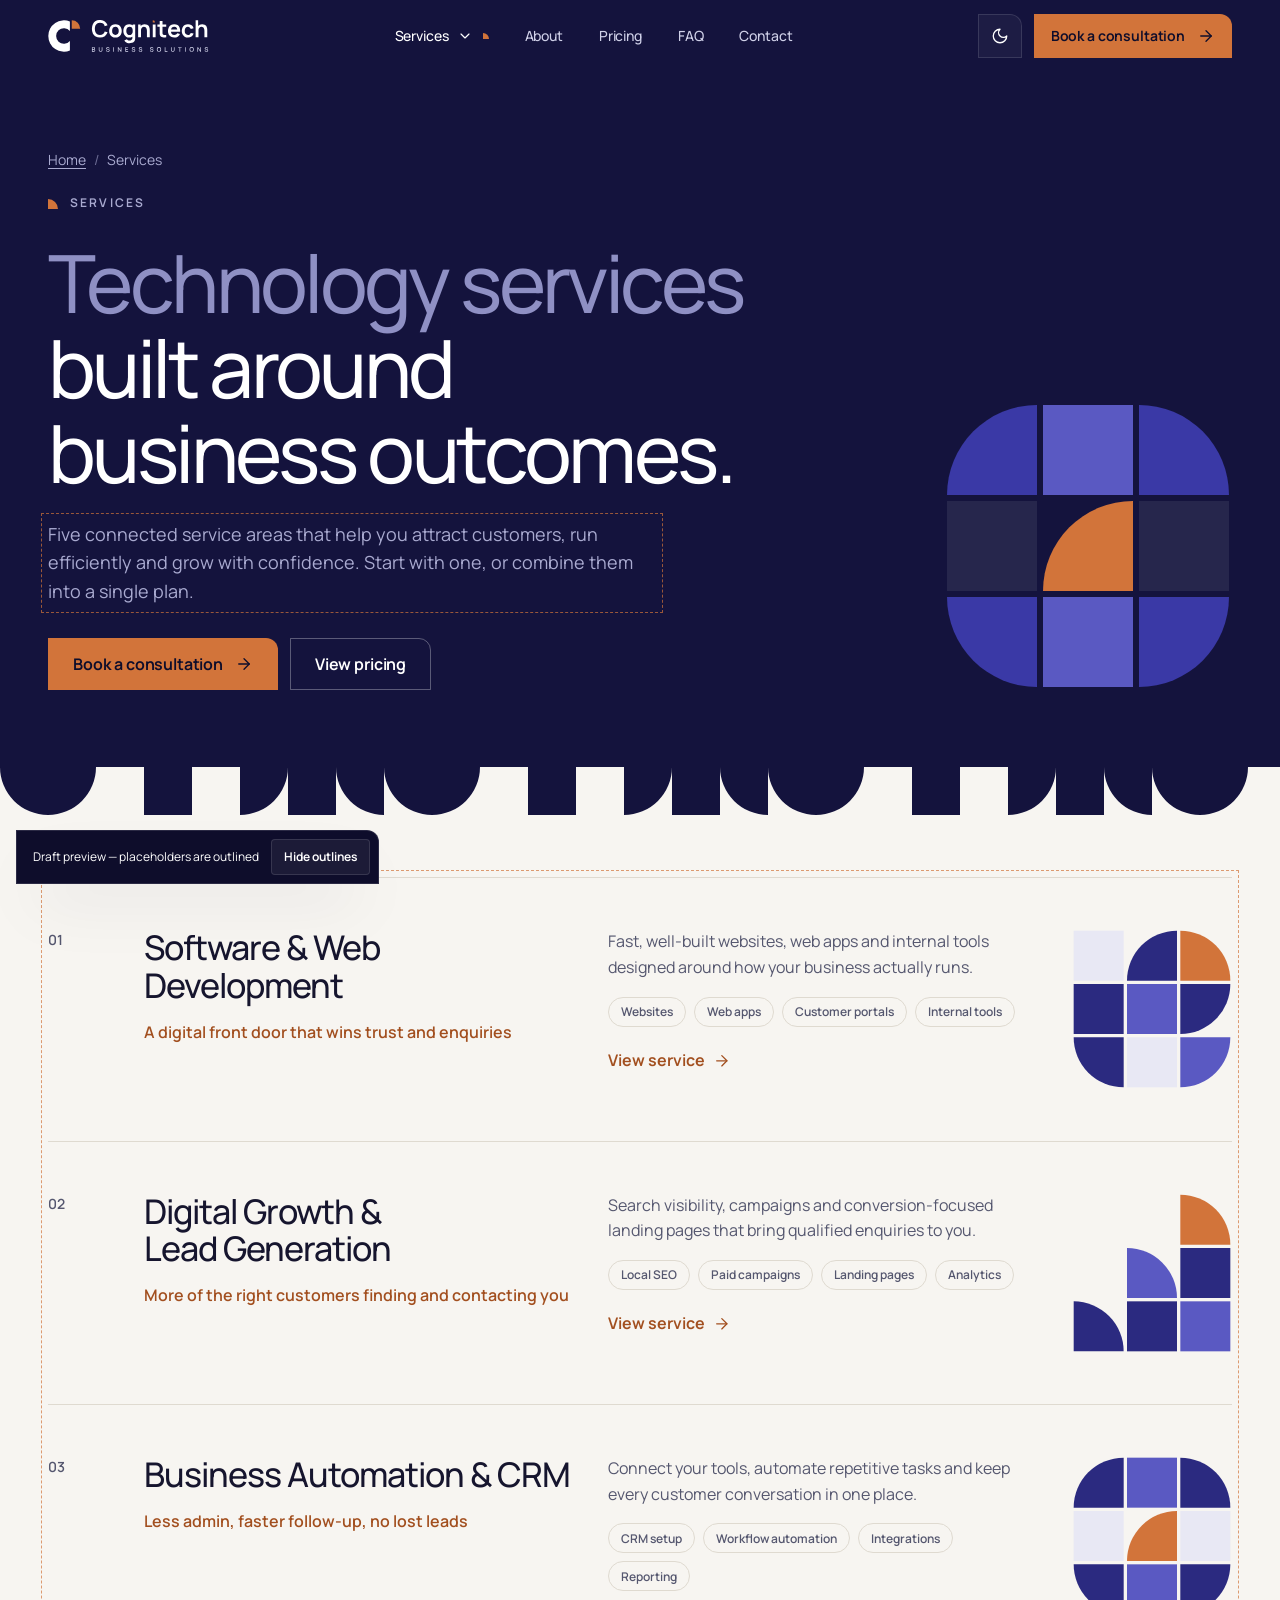
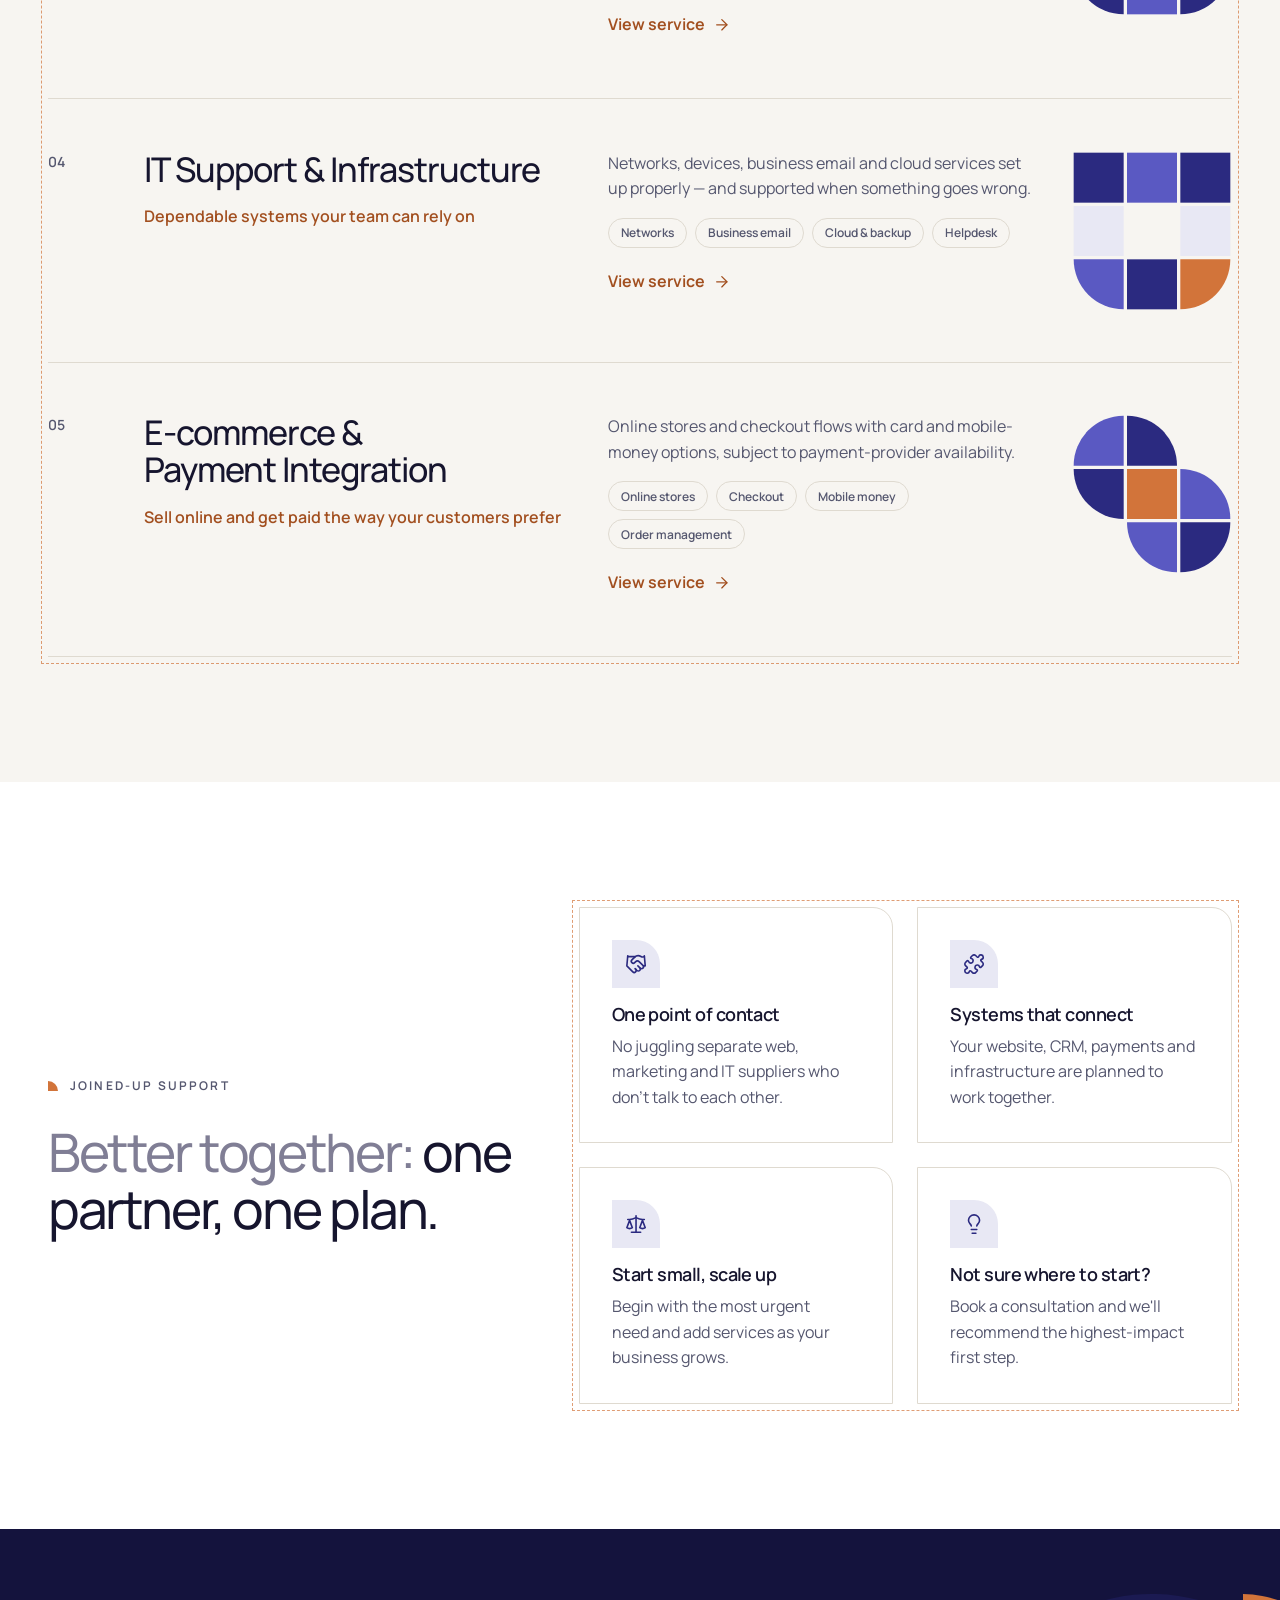
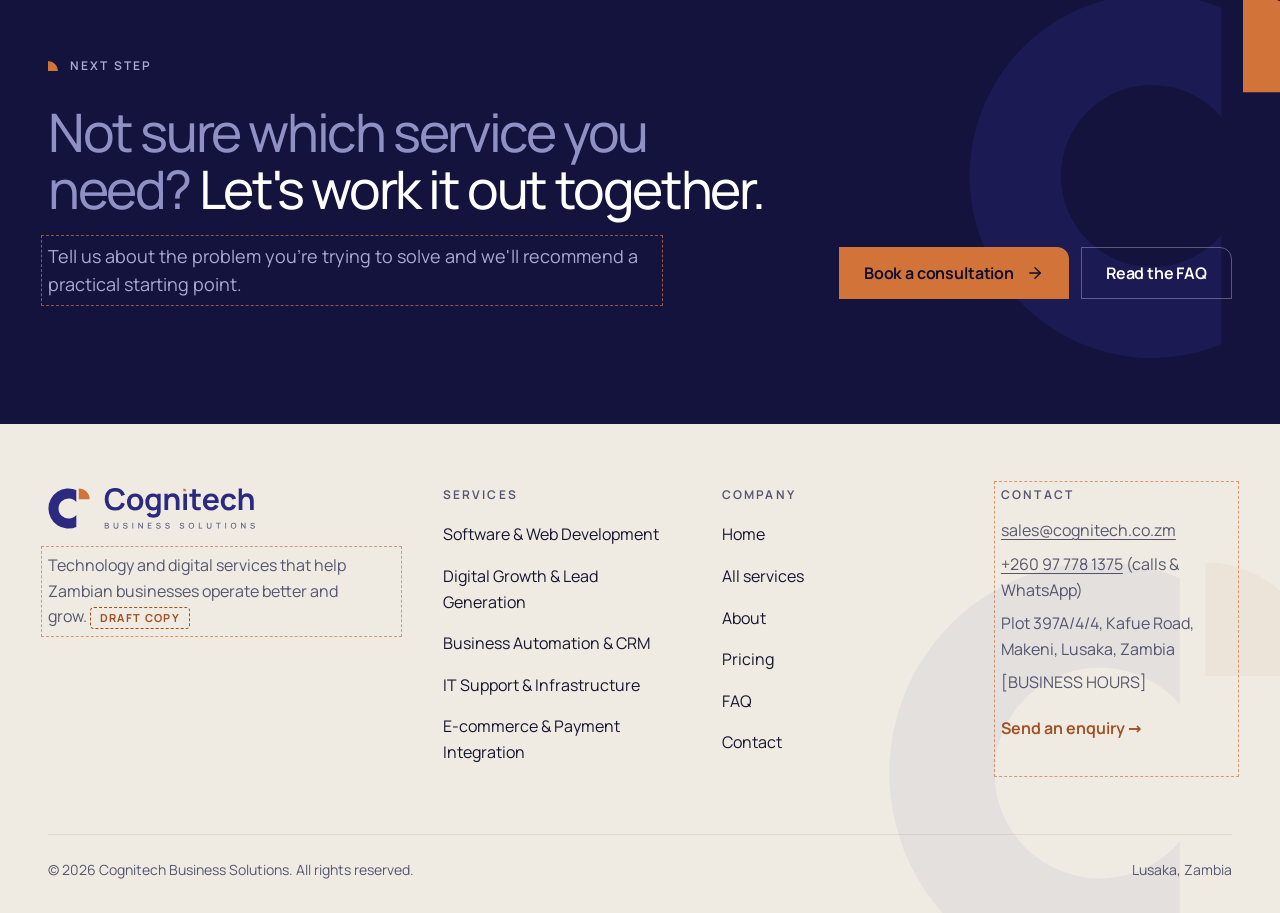
<file: services.html>
<!doctype html>
<html lang="en-ZM">
<head>
  <meta charset="utf-8">
  <meta name="viewport" content="width=device-width, initial-scale=1">
  <title>Services | Software, Growth, Automation, IT &amp; E-commerce — Cognitech Zambia</title>
  <meta name="description" content="Explore Cognitech&#x27;s five core services for Zambian businesses: software &amp; web development, digital growth, automation &amp; CRM, IT support and e-commerce. [Draft description]">
  <link rel="canonical" href="https://cognitech.co.zm/services.html">
  <meta name="theme-color" content="#14133d">
  <meta property="og:type" content="website">
  <meta property="og:site_name" content="Cognitech Business Solutions">
  <meta property="og:locale" content="en_ZM">
  <meta property="og:title" content="Services | Software, Growth, Automation, IT &amp; E-commerce — Cognitech Zambia">
  <meta property="og:description" content="Explore Cognitech&#x27;s five core services for Zambian businesses: software &amp; web development, digital growth, automation &amp; CRM, IT support and e-commerce. [Draft description]">
  <meta property="og:url" content="https://cognitech.co.zm/services.html">
  <meta property="og:image" content="https://cognitech.co.zm/assets/images/og-default.png">
  <meta property="og:image:width" content="1200">
  <meta property="og:image:height" content="630">
  <meta property="og:image:alt" content="Cognitech Business Solutions logo on a deep indigo background">
  <meta name="twitter:card" content="summary_large_image">
  <link rel="icon" href="favicon.ico" sizes="32x32">
  <link rel="icon" href="assets/brand/cognitech-app-icon.svg" type="image/svg+xml">
  <link rel="apple-touch-icon" href="assets/brand/apple-touch-icon.png">
  <link rel="preload" href="assets/fonts/manrope-latin-variable.woff2" as="font" type="font/woff2" crossorigin>
  <link rel="stylesheet" href="css/tokens.css">
  <link rel="stylesheet" href="css/base.css">
  <link rel="stylesheet" href="css/layout.css">
  <link rel="stylesheet" href="css/components.css">
  <link rel="stylesheet" href="css/pages.css">
  <!-- layout:theme -->
<script>
  /* Theme: runs before the page is drawn so it never flashes the wrong colours.
     Uses the visitor's saved choice, otherwise their device setting. */
  (function (d) {
    d.classList.add("js");
    var t;
    try { t = localStorage.getItem("cognitech-theme"); } catch (e) {}
    if (t !== "light" && t !== "dark") {
      t = window.matchMedia && matchMedia("(prefers-color-scheme: dark)").matches ? "dark" : "light";
    }
    d.setAttribute("data-theme", t);
  })(document.documentElement);
</script>
<!-- /layout:theme -->
  <script src="js/config.js" defer></script>
  <script src="js/main.js" defer></script>
</head>
<body class="page-services">
<!-- layout:icons -->
<!-- Icon sprite: Lucide v0.460.0 (ISC licence, https://lucide.dev). Edit partials/icons.svg, then run tools/sync-layout.mjs. -->
<svg xmlns="http://www.w3.org/2000/svg" class="sprite" aria-hidden="true" focusable="false">
<symbol id="i-arrow-right" viewBox="0 0 24 24"><path d="M5 12h14" /> <path d="m12 5 7 7-7 7" /></symbol>
<symbol id="i-arrow-up-right" viewBox="0 0 24 24"><path d="M7 7h10v10" /> <path d="M7 17 17 7" /></symbol>
<symbol id="i-code-xml" viewBox="0 0 24 24"><path d="m18 16 4-4-4-4" /> <path d="m6 8-4 4 4 4" /> <path d="m14.5 4-5 16" /></symbol>
<symbol id="i-trending-up" viewBox="0 0 24 24"><polyline points="22 7 13.5 15.5 8.5 10.5 2 17" /> <polyline points="16 7 22 7 22 13" /></symbol>
<symbol id="i-workflow" viewBox="0 0 24 24"><rect width="8" height="8" x="3" y="3" rx="2" /> <path d="M7 11v4a2 2 0 0 0 2 2h4" /> <rect width="8" height="8" x="13" y="13" rx="2" /></symbol>
<symbol id="i-server" viewBox="0 0 24 24"><rect width="20" height="8" x="2" y="2" rx="2" ry="2" /> <rect width="20" height="8" x="2" y="14" rx="2" ry="2" /> <line x1="6" x2="6.01" y1="6" y2="6" /> <line x1="6" x2="6.01" y1="18" y2="18" /></symbol>
<symbol id="i-shopping-cart" viewBox="0 0 24 24"><circle cx="8" cy="21" r="1" /> <circle cx="19" cy="21" r="1" /> <path d="M2.05 2.05h2l2.66 12.42a2 2 0 0 0 2 1.58h9.78a2 2 0 0 0 1.95-1.57l1.65-7.43H5.12" /></symbol>
<symbol id="i-credit-card" viewBox="0 0 24 24"><rect width="20" height="14" x="2" y="5" rx="2" /> <line x1="2" x2="22" y1="10" y2="10" /></symbol>
<symbol id="i-menu" viewBox="0 0 24 24"><line x1="4" x2="20" y1="12" y2="12" /> <line x1="4" x2="20" y1="6" y2="6" /> <line x1="4" x2="20" y1="18" y2="18" /></symbol>
<symbol id="i-x" viewBox="0 0 24 24"><path d="M18 6 6 18" /> <path d="m6 6 12 12" /></symbol>
<symbol id="i-plus" viewBox="0 0 24 24"><path d="M5 12h14" /> <path d="M12 5v14" /></symbol>
<symbol id="i-check" viewBox="0 0 24 24"><path d="M20 6 9 17l-5-5" /></symbol>
<symbol id="i-mail" viewBox="0 0 24 24"><rect width="20" height="16" x="2" y="4" rx="2" /> <path d="m22 7-8.97 5.7a1.94 1.94 0 0 1-2.06 0L2 7" /></symbol>
<symbol id="i-phone" viewBox="0 0 24 24"><path d="M22 16.92v3a2 2 0 0 1-2.18 2 19.79 19.79 0 0 1-8.63-3.07 19.5 19.5 0 0 1-6-6 19.79 19.79 0 0 1-3.07-8.67A2 2 0 0 1 4.11 2h3a2 2 0 0 1 2 1.72 12.84 12.84 0 0 0 .7 2.81 2 2 0 0 1-.45 2.11L8.09 9.91a16 16 0 0 0 6 6l1.27-1.27a2 2 0 0 1 2.11-.45 12.84 12.84 0 0 0 2.81.7A2 2 0 0 1 22 16.92z" /></symbol>
<symbol id="i-message-circle" viewBox="0 0 24 24"><path d="M7.9 20A9 9 0 1 0 4 16.1L2 22Z" /></symbol>
<symbol id="i-map-pin" viewBox="0 0 24 24"><path d="M20 10c0 4.993-5.539 10.193-7.399 11.799a1 1 0 0 1-1.202 0C9.539 20.193 4 14.993 4 10a8 8 0 0 1 16 0" /> <circle cx="12" cy="10" r="3" /></symbol>
<symbol id="i-clock" viewBox="0 0 24 24"><circle cx="12" cy="12" r="10" /> <polyline points="12 6 12 12 16 14" /></symbol>
<symbol id="i-chevron-down" viewBox="0 0 24 24"><path d="m6 9 6 6 6-6" /></symbol>
<symbol id="i-target" viewBox="0 0 24 24"><circle cx="12" cy="12" r="10" /> <circle cx="12" cy="12" r="6" /> <circle cx="12" cy="12" r="2" /></symbol>
<symbol id="i-layers" viewBox="0 0 24 24"><path d="m12.83 2.18a2 2 0 0 0-1.66 0L2.6 6.08a1 1 0 0 0 0 1.83l8.58 3.91a2 2 0 0 0 1.66 0l8.58-3.9a1 1 0 0 0 0-1.83Z" /> <path d="m22 17.65-9.17 4.16a2 2 0 0 1-1.66 0L2 17.65" /> <path d="m22 12.65-9.17 4.16a2 2 0 0 1-1.66 0L2 12.65" /></symbol>
<symbol id="i-shield-check" viewBox="0 0 24 24"><path d="M20 13c0 5-3.5 7.5-7.66 8.95a1 1 0 0 1-.67-.01C7.5 20.5 4 18 4 13V6a1 1 0 0 1 1-1c2 0 4.5-1.2 6.24-2.72a1.17 1.17 0 0 1 1.52 0C14.51 3.81 17 5 19 5a1 1 0 0 1 1 1z" /> <path d="m9 12 2 2 4-4" /></symbol>
<symbol id="i-users" viewBox="0 0 24 24"><path d="M16 21v-2a4 4 0 0 0-4-4H6a4 4 0 0 0-4 4v2" /> <circle cx="9" cy="7" r="4" /> <path d="M22 21v-2a4 4 0 0 0-3-3.87" /> <path d="M16 3.13a4 4 0 0 1 0 7.75" /></symbol>
<symbol id="i-lightbulb" viewBox="0 0 24 24"><path d="M15 14c.2-1 .7-1.7 1.5-2.5 1-.9 1.5-2.2 1.5-3.5A6 6 0 0 0 6 8c0 1 .2 2.2 1.5 3.5.7.7 1.3 1.5 1.5 2.5" /> <path d="M9 18h6" /> <path d="M10 22h4" /></symbol>
<symbol id="i-compass" viewBox="0 0 24 24"><path d="m16.24 7.76-1.804 5.411a2 2 0 0 1-1.265 1.265L7.76 16.24l1.804-5.411a2 2 0 0 1 1.265-1.265z" /> <circle cx="12" cy="12" r="10" /></symbol>
<symbol id="i-search" viewBox="0 0 24 24"><circle cx="11" cy="11" r="8" /> <path d="m21 21-4.3-4.3" /></symbol>
<symbol id="i-refresh-cw" viewBox="0 0 24 24"><path d="M3 12a9 9 0 0 1 9-9 9.75 9.75 0 0 1 6.74 2.74L21 8" /> <path d="M21 3v5h-5" /> <path d="M21 12a9 9 0 0 1-9 9 9.75 9.75 0 0 1-6.74-2.74L3 16" /> <path d="M8 16H3v5" /></symbol>
<symbol id="i-chart-no-axes-column" viewBox="0 0 24 24"><line x1="18" x2="18" y1="20" y2="10" /> <line x1="12" x2="12" y1="20" y2="4" /> <line x1="6" x2="6" y1="20" y2="14" /></symbol>
<symbol id="i-life-buoy" viewBox="0 0 24 24"><circle cx="12" cy="12" r="10" /> <path d="m4.93 4.93 4.24 4.24" /> <path d="m14.83 9.17 4.24-4.24" /> <path d="m14.83 14.83 4.24 4.24" /> <path d="m9.17 14.83-4.24 4.24" /> <circle cx="12" cy="12" r="4" /></symbol>
<symbol id="i-zap" viewBox="0 0 24 24"><path d="M4 14a1 1 0 0 1-.78-1.63l9.9-10.2a.5.5 0 0 1 .86.46l-1.92 6.02A1 1 0 0 0 13 10h7a1 1 0 0 1 .78 1.63l-9.9 10.2a.5.5 0 0 1-.86-.46l1.92-6.02A1 1 0 0 0 11 14z" /></symbol>
<symbol id="i-handshake" viewBox="0 0 24 24"><path d="m11 17 2 2a1 1 0 1 0 3-3" /> <path d="m14 14 2.5 2.5a1 1 0 1 0 3-3l-3.88-3.88a3 3 0 0 0-4.24 0l-.88.88a1 1 0 1 1-3-3l2.81-2.81a5.79 5.79 0 0 1 7.06-.87l.47.28a2 2 0 0 0 1.42.25L21 4" /> <path d="m21 3 1 11h-2" /> <path d="M3 3 2 14l6.5 6.5a1 1 0 1 0 3-3" /> <path d="M3 4h8" /></symbol>
<symbol id="i-file-text" viewBox="0 0 24 24"><path d="M15 2H6a2 2 0 0 0-2 2v16a2 2 0 0 0 2 2h12a2 2 0 0 0 2-2V7Z" /> <path d="M14 2v4a2 2 0 0 0 2 2h4" /> <path d="M10 9H8" /> <path d="M16 13H8" /> <path d="M16 17H8" /></symbol>
<symbol id="i-calendar-check" viewBox="0 0 24 24"><path d="M8 2v4" /> <path d="M16 2v4" /> <rect width="18" height="18" x="3" y="4" rx="2" /> <path d="M3 10h18" /> <path d="m9 16 2 2 4-4" /></symbol>
<symbol id="i-send" viewBox="0 0 24 24"><path d="M14.536 21.686a.5.5 0 0 0 .937-.024l6.5-19a.496.496 0 0 0-.635-.635l-19 6.5a.5.5 0 0 0-.024.937l7.93 3.18a2 2 0 0 1 1.112 1.11z" /> <path d="m21.854 2.147-10.94 10.939" /></symbol>
<symbol id="i-circle-alert" viewBox="0 0 24 24"><circle cx="12" cy="12" r="10" /> <line x1="12" x2="12" y1="8" y2="12" /> <line x1="12" x2="12.01" y1="16" y2="16" /></symbol>
<symbol id="i-circle-check" viewBox="0 0 24 24"><circle cx="12" cy="12" r="10" /> <path d="m9 12 2 2 4-4" /></symbol>
<symbol id="i-gauge" viewBox="0 0 24 24"><path d="m12 14 4-4" /> <path d="M3.34 19a10 10 0 1 1 17.32 0" /></symbol>
<symbol id="i-puzzle" viewBox="0 0 24 24"><path d="M15.39 4.39a1 1 0 0 0 1.68-.474 2.5 2.5 0 1 1 3.014 3.015 1 1 0 0 0-.474 1.68l1.683 1.682a2.414 2.414 0 0 1 0 3.414L19.61 15.39a1 1 0 0 1-1.68-.474 2.5 2.5 0 1 0-3.014 3.015 1 1 0 0 1 .474 1.68l-1.683 1.682a2.414 2.414 0 0 1-3.414 0L8.61 19.61a1 1 0 0 0-1.68.474 2.5 2.5 0 1 1-3.014-3.015 1 1 0 0 0 .474-1.68l-1.683-1.682a2.414 2.414 0 0 1 0-3.414L4.39 8.61a1 1 0 0 1 1.68.474 2.5 2.5 0 1 0 3.014-3.015 1 1 0 0 1-.474-1.68l1.683-1.682a2.414 2.414 0 0 1 3.414 0z" /></symbol>
<symbol id="i-repeat" viewBox="0 0 24 24"><path d="m17 2 4 4-4 4" /> <path d="M3 11v-1a4 4 0 0 1 4-4h14" /> <path d="m7 22-4-4 4-4" /> <path d="M21 13v1a4 4 0 0 1-4 4H3" /></symbol>
<symbol id="i-database" viewBox="0 0 24 24"><ellipse cx="12" cy="5" rx="9" ry="3" /> <path d="M3 5V19A9 3 0 0 0 21 19V5" /> <path d="M3 12A9 3 0 0 0 21 12" /></symbol>
<symbol id="i-wifi" viewBox="0 0 24 24"><path d="M12 20h.01" /> <path d="M2 8.82a15 15 0 0 1 20 0" /> <path d="M5 12.859a10 10 0 0 1 14 0" /> <path d="M8.5 16.429a5 5 0 0 1 7 0" /></symbol>
<symbol id="i-monitor-smartphone" viewBox="0 0 24 24"><path d="M18 8V6a2 2 0 0 0-2-2H4a2 2 0 0 0-2 2v7a2 2 0 0 0 2 2h8" /> <path d="M10 19v-3.96 3.15" /> <path d="M7 19h5" /> <rect width="6" height="10" x="16" y="12" rx="2" /></symbol>
<symbol id="i-store" viewBox="0 0 24 24"><path d="m2 7 4.41-4.41A2 2 0 0 1 7.83 2h8.34a2 2 0 0 1 1.42.59L22 7" /> <path d="M4 12v8a2 2 0 0 0 2 2h12a2 2 0 0 0 2-2v-8" /> <path d="M15 22v-4a2 2 0 0 0-2-2h-2a2 2 0 0 0-2 2v4" /> <path d="M2 7h20" /> <path d="M22 7v3a2 2 0 0 1-2 2a2.7 2.7 0 0 1-1.59-.63.7.7 0 0 0-.82 0A2.7 2.7 0 0 1 16 12a2.7 2.7 0 0 1-1.59-.63.7.7 0 0 0-.82 0A2.7 2.7 0 0 1 12 12a2.7 2.7 0 0 1-1.59-.63.7.7 0 0 0-.82 0A2.7 2.7 0 0 1 8 12a2.7 2.7 0 0 1-1.59-.63.7.7 0 0 0-.82 0A2.7 2.7 0 0 1 4 12a2 2 0 0 1-2-2V7" /></symbol>
<symbol id="i-wallet" viewBox="0 0 24 24"><path d="M19 7V4a1 1 0 0 0-1-1H5a2 2 0 0 0 0 4h15a1 1 0 0 1 1 1v4h-3a2 2 0 0 0 0 4h3a1 1 0 0 0 1-1v-2a1 1 0 0 0-1-1" /> <path d="M3 5v14a2 2 0 0 0 2 2h15a1 1 0 0 0 1-1v-4" /></symbol>
<symbol id="i-megaphone" viewBox="0 0 24 24"><path d="m3 11 18-5v12L3 14v-3z" /> <path d="M11.6 16.8a3 3 0 1 1-5.8-1.6" /></symbol>
<symbol id="i-mouse-pointer-click" viewBox="0 0 24 24"><path d="M14 4.1 12 6" /> <path d="m5.1 8-2.9-.8" /> <path d="m6 12-1.9 2" /> <path d="M7.2 2.2 8 5.1" /> <path d="M9.037 9.69a.498.498 0 0 1 .653-.653l11 4.5a.5.5 0 0 1-.074.949l-4.349 1.041a1 1 0 0 0-.74.739l-1.04 4.35a.5.5 0 0 1-.95.074z" /></symbol>
<symbol id="i-bot" viewBox="0 0 24 24"><path d="M12 8V4H8" /> <rect width="16" height="12" x="4" y="8" rx="2" /> <path d="M2 14h2" /> <path d="M20 14h2" /> <path d="M15 13v2" /> <path d="M9 13v2" /></symbol>
<symbol id="i-cloud" viewBox="0 0 24 24"><path d="M17.5 19H9a7 7 0 1 1 6.71-9h1.79a4.5 4.5 0 1 1 0 9Z" /></symbol>
<symbol id="i-lock" viewBox="0 0 24 24"><rect width="18" height="11" x="3" y="11" rx="2" ry="2" /> <path d="M7 11V7a5 5 0 0 1 10 0v4" /></symbol>
<symbol id="i-heart-handshake" viewBox="0 0 24 24"><path d="M19 14c1.49-1.46 3-3.21 3-5.5A5.5 5.5 0 0 0 16.5 3c-1.76 0-3 .5-4.5 2-1.5-1.5-2.74-2-4.5-2A5.5 5.5 0 0 0 2 8.5c0 2.3 1.5 4.05 3 5.5l7 7Z" /> <path d="M12 5 9.04 7.96a2.17 2.17 0 0 0 0 3.08c.82.82 2.13.85 3 .07l2.07-1.9a2.82 2.82 0 0 1 3.79 0l2.96 2.66" /> <path d="m18 15-2-2" /> <path d="m15 18-2-2" /></symbol>
<symbol id="i-scale" viewBox="0 0 24 24"><path d="m16 16 3-8 3 8c-.87.65-1.92 1-3 1s-2.13-.35-3-1Z" /> <path d="m2 16 3-8 3 8c-.87.65-1.92 1-3 1s-2.13-.35-3-1Z" /> <path d="M7 21h10" /> <path d="M12 3v18" /> <path d="M3 7h2c2 0 5-1 7-2 2 1 5 2 7 2h2" /></symbol>
<symbol id="i-moon" viewBox="0 0 24 24"><path d="M12 3a6 6 0 0 0 9 9 9 9 0 1 1-9-9Z" /></symbol>
<symbol id="i-sun" viewBox="0 0 24 24"><circle cx="12" cy="12" r="4" /> <path d="M12 2v2" /> <path d="M12 20v2" /> <path d="m4.93 4.93 1.41 1.41" /> <path d="m17.66 17.66 1.41 1.41" /> <path d="M2 12h2" /> <path d="M20 12h2" /> <path d="m6.34 17.66-1.41 1.41" /> <path d="m19.07 4.93-1.41 1.41" /></symbol>
</svg>
<!-- /layout:icons -->
<!-- layout:header -->
<a class="skip-link" href="#main">Skip to content</a>
<header class="site-header" data-header>
  <div class="container site-header__inner">
    <a class="site-header__logo" href="index.html" data-nav="home">
      <img src="assets/brand/cognitech-logo-white.svg" width="203" height="40" alt="Cognitech Business Solutions — home">
    </a>
    <nav class="nav" aria-label="Main">
      <ul class="nav__list">
        <li class="nav__item nav__item--current" data-dropdown>
          <button class="nav__toggle" type="button" aria-expanded="false" aria-controls="nav-services">
            Services <svg class="icon" aria-hidden="true"><use href="#i-chevron-down"/></svg>
          </button>
          <div class="nav__panel" id="nav-services" hidden>
            <ul>
              <li><a href="services/software-web-development.html" data-nav="svc-software"><span class="icon-tile"><svg class="icon" aria-hidden="true"><use href="#i-code-xml"/></svg></span>Software &amp; Web Development</a></li>
              <li><a href="services/digital-growth-lead-generation.html" data-nav="svc-growth"><span class="icon-tile"><svg class="icon" aria-hidden="true"><use href="#i-trending-up"/></svg></span>Digital Growth &amp; Lead Generation</a></li>
              <li><a href="services/business-automation-crm.html" data-nav="svc-automation"><span class="icon-tile"><svg class="icon" aria-hidden="true"><use href="#i-workflow"/></svg></span>Business Automation &amp; CRM</a></li>
              <li><a href="services/it-support-infrastructure.html" data-nav="svc-it"><span class="icon-tile"><svg class="icon" aria-hidden="true"><use href="#i-server"/></svg></span>IT Support &amp; Infrastructure</a></li>
              <li><a href="services/ecommerce-payment-integration.html" data-nav="svc-ecommerce"><span class="icon-tile"><svg class="icon" aria-hidden="true"><use href="#i-shopping-cart"/></svg></span>E-commerce &amp; Payment Integration</a></li>
              <li class="nav__panel-all"><a href="services.html" data-nav="services" aria-current="page">All services <svg class="icon" aria-hidden="true"><use href="#i-arrow-right"/></svg></a></li>
            </ul>
          </div>
        </li>
        <li><a class="nav__link" href="about.html" data-nav="about">About</a></li>
        <li><a class="nav__link" href="pricing.html" data-nav="pricing">Pricing</a></li>
        <li><a class="nav__link" href="faq.html" data-nav="faq">FAQ</a></li>
        <li><a class="nav__link" href="contact.html" data-nav="contact">Contact</a></li>
      </ul>
    </nav>
    <div class="site-header__actions">
    <button class="theme-toggle" type="button" aria-pressed="false" title="Switch to dark mode" data-theme-toggle>
      <span class="visually-hidden">Dark mode</span>
      <svg class="icon icon-moon" aria-hidden="true"><use href="#i-moon"/></svg>
      <svg class="icon icon-sun" aria-hidden="true"><use href="#i-sun"/></svg>
    </button>
    <a class="btn btn--primary btn--sm site-header__cta" href="contact.html">Book a consultation <svg class="icon" aria-hidden="true"><use href="#i-arrow-right"/></svg></a>
    <button class="menu-button" type="button" aria-expanded="false" aria-controls="mobile-menu" data-menu-button>
      <span>Menu</span>
      <svg class="icon icon-open" aria-hidden="true"><use href="#i-menu"/></svg>
      <svg class="icon icon-close" aria-hidden="true"><use href="#i-x"/></svg>
    </button>
    </div>
  </div>
</header>
<div class="mobile-menu" id="mobile-menu" hidden data-mobile-menu>
  <nav aria-label="Mobile">
    <ul class="mobile-menu__list">
      <li><a class="mobile-menu__link" href="index.html" data-nav="home">Home</a></li>
      <li>
        <a class="mobile-menu__link" href="services.html" data-nav="services" aria-current="page">Services</a>
        <ul class="mobile-menu__sub">
          <li><a href="services/software-web-development.html" data-nav="svc-software">Software &amp; Web Development</a></li>
          <li><a href="services/digital-growth-lead-generation.html" data-nav="svc-growth">Digital Growth &amp; Lead Generation</a></li>
          <li><a href="services/business-automation-crm.html" data-nav="svc-automation">Business Automation &amp; CRM</a></li>
          <li><a href="services/it-support-infrastructure.html" data-nav="svc-it">IT Support &amp; Infrastructure</a></li>
          <li><a href="services/ecommerce-payment-integration.html" data-nav="svc-ecommerce">E-commerce &amp; Payment Integration</a></li>
        </ul>
      </li>
      <li><a class="mobile-menu__link" href="about.html" data-nav="about">About</a></li>
      <li><a class="mobile-menu__link" href="pricing.html" data-nav="pricing">Pricing</a></li>
      <li><a class="mobile-menu__link" href="faq.html" data-nav="faq">FAQ</a></li>
      <li><a class="mobile-menu__link" href="contact.html" data-nav="contact">Contact</a></li>
    </ul>
    <div class="mobile-menu__cta">
      <a class="btn btn--primary" href="contact.html">Book a consultation <svg class="icon" aria-hidden="true"><use href="#i-arrow-right"/></svg></a>
    </div>
  </nav>
</div>
<!-- /layout:header -->
<main id="main" tabindex="-1">

<section class="page-hero band-ink">
  <div class="container page-hero__grid">
    <div class="page-hero__copy">
      <nav class="breadcrumb" aria-label="Breadcrumb"><ol><li><a href="index.html">Home</a></li><li aria-current="page">Services</li></ol></nav>
      <p class="eyebrow">Services</p>
      <h1 class="display">Technology services <span class="hl">built around business outcomes.</span></h1>
      <p class="lede" data-placeholder="copy">Five connected service areas that help you attract customers, run efficiently and grow with confidence. Start with one, or combine them into a single plan.</p>
      <div class="btn-row"><a class="btn btn--primary" href="contact.html">Book a consultation <svg class="icon" aria-hidden="true"><use href="#i-arrow-right"/></svg></a><a class="btn btn--ghost" href="pricing.html">View pricing</a></div>
    </div>
    <div class="page-hero__art"><svg class="qart" viewBox="0 0 96 96" aria-hidden="true" focusable="false"><path class="q1" d="M31.0 31.0L1.0 31.0A30 30 0 0 1 31.0 1.0Z"/><rect class="q2" x="33.0" y="1.0" width="30" height="30"/><path class="q1" d="M65.0 31.0L95.0 31.0A30 30 0 0 0 65.0 1.0Z"/><rect class="q3" x="1.0" y="33.0" width="30" height="30"/><path class="qc" d="M63.0 63.0L33.0 63.0A30 30 0 0 1 63.0 33.0Z"/><rect class="q3" x="65.0" y="33.0" width="30" height="30"/><path class="q1" d="M31.0 65.0L1.0 65.0A30 30 0 0 0 31.0 95.0Z"/><rect class="q2" x="33.0" y="65.0" width="30" height="30"/><path class="q1" d="M65.0 65.0L95.0 65.0A30 30 0 0 1 65.0 95.0Z"/></svg></div>
  </div>
</section>

<div class="q-divider" style="--from: var(--band-ink); --to: var(--band-paper);" aria-hidden="true"></div>

<section class="section band-paper section--flush-top" aria-label="All services">
  <div class="container">
    <div class="service-rows" data-placeholder="copy">
      <article class="service-row reveal">
        <span class="service-row__num">01</span>
        <div>
          <h2><a href="services/software-web-development.html">Software &amp; Web Development</a></h2>
          <p class="service-row__benefit">A digital front door that wins trust and enquiries</p>
        </div>
        <div class="service-row__body">
          <p>Fast, well-built websites, web apps and internal tools designed around how your business actually runs.</p>
          <div class="service-row__tags"><span class="tag">Websites</span><span class="tag">Web apps</span><span class="tag">Customer portals</span><span class="tag">Internal tools</span></div>
          <p class="u-mt-3"><span class="link-arrow" aria-hidden="true">View service <svg class="icon" aria-hidden="true"><use href="#i-arrow-right"/></svg></span></p>
        </div>
        <div class="service-row__art"><svg class="qart" viewBox="0 0 96 96" aria-hidden="true" focusable="false"><rect class="q3" x="1.0" y="1.0" width="30" height="30"/><path class="q1" d="M63.0 31.0L33.0 31.0A30 30 0 0 1 63.0 1.0Z"/><path class="qc" d="M65.0 31.0L95.0 31.0A30 30 0 0 0 65.0 1.0Z"/><rect class="q1" x="1.0" y="33.0" width="30" height="30"/><rect class="q2" x="33.0" y="33.0" width="30" height="30"/><path class="q1" d="M65.0 33.0L95.0 33.0A30 30 0 0 1 65.0 63.0Z"/><path class="q1" d="M31.0 65.0L1.0 65.0A30 30 0 0 0 31.0 95.0Z"/><rect class="q3" x="33.0" y="65.0" width="30" height="30"/><path class="q2" d="M65.0 65.0L95.0 65.0A30 30 0 0 1 65.0 95.0Z"/></svg></div>
      </article>
      <article class="service-row reveal">
        <span class="service-row__num">02</span>
        <div>
          <h2><a href="services/digital-growth-lead-generation.html">Digital Growth &amp; Lead Generation</a></h2>
          <p class="service-row__benefit">More of the right customers finding and contacting you</p>
        </div>
        <div class="service-row__body">
          <p>Search visibility, campaigns and conversion-focused landing pages that bring qualified enquiries to you.</p>
          <div class="service-row__tags"><span class="tag">Local SEO</span><span class="tag">Paid campaigns</span><span class="tag">Landing pages</span><span class="tag">Analytics</span></div>
          <p class="u-mt-3"><span class="link-arrow" aria-hidden="true">View service <svg class="icon" aria-hidden="true"><use href="#i-arrow-right"/></svg></span></p>
        </div>
        <div class="service-row__art"><svg class="qart" viewBox="0 0 96 96" aria-hidden="true" focusable="false"><path class="qc" d="M65.0 31.0L95.0 31.0A30 30 0 0 0 65.0 1.0Z"/><path class="q2" d="M33.0 63.0L63.0 63.0A30 30 0 0 0 33.0 33.0Z"/><rect class="q1" x="65.0" y="33.0" width="30" height="30"/><path class="q1" d="M1.0 95.0L31.0 95.0A30 30 0 0 0 1.0 65.0Z"/><rect class="q1" x="33.0" y="65.0" width="30" height="30"/><rect class="q2" x="65.0" y="65.0" width="30" height="30"/></svg></div>
      </article>
      <article class="service-row reveal">
        <span class="service-row__num">03</span>
        <div>
          <h2><a href="services/business-automation-crm.html">Business Automation &amp; CRM</a></h2>
          <p class="service-row__benefit">Less admin, faster follow-up, no lost leads</p>
        </div>
        <div class="service-row__body">
          <p>Connect your tools, automate repetitive tasks and keep every customer conversation in one place.</p>
          <div class="service-row__tags"><span class="tag">CRM setup</span><span class="tag">Workflow automation</span><span class="tag">Integrations</span><span class="tag">Reporting</span></div>
          <p class="u-mt-3"><span class="link-arrow" aria-hidden="true">View service <svg class="icon" aria-hidden="true"><use href="#i-arrow-right"/></svg></span></p>
        </div>
        <div class="service-row__art"><svg class="qart" viewBox="0 0 96 96" aria-hidden="true" focusable="false"><path class="q1" d="M31.0 31.0L1.0 31.0A30 30 0 0 1 31.0 1.0Z"/><rect class="q2" x="33.0" y="1.0" width="30" height="30"/><path class="q1" d="M65.0 31.0L95.0 31.0A30 30 0 0 0 65.0 1.0Z"/><rect class="q3" x="1.0" y="33.0" width="30" height="30"/><path class="qc" d="M63.0 63.0L33.0 63.0A30 30 0 0 1 63.0 33.0Z"/><rect class="q3" x="65.0" y="33.0" width="30" height="30"/><path class="q1" d="M31.0 65.0L1.0 65.0A30 30 0 0 0 31.0 95.0Z"/><rect class="q2" x="33.0" y="65.0" width="30" height="30"/><path class="q1" d="M65.0 65.0L95.0 65.0A30 30 0 0 1 65.0 95.0Z"/></svg></div>
      </article>
      <article class="service-row reveal">
        <span class="service-row__num">04</span>
        <div>
          <h2><a href="services/it-support-infrastructure.html">IT Support &amp; Infrastructure</a></h2>
          <p class="service-row__benefit">Dependable systems your team can rely on</p>
        </div>
        <div class="service-row__body">
          <p>Networks, devices, business email and cloud services set up properly — and supported when something goes wrong.</p>
          <div class="service-row__tags"><span class="tag">Networks</span><span class="tag">Business email</span><span class="tag">Cloud & backup</span><span class="tag">Helpdesk</span></div>
          <p class="u-mt-3"><span class="link-arrow" aria-hidden="true">View service <svg class="icon" aria-hidden="true"><use href="#i-arrow-right"/></svg></span></p>
        </div>
        <div class="service-row__art"><svg class="qart" viewBox="0 0 96 96" aria-hidden="true" focusable="false"><rect class="q1" x="1.0" y="1.0" width="30" height="30"/><rect class="q2" x="33.0" y="1.0" width="30" height="30"/><rect class="q1" x="65.0" y="1.0" width="30" height="30"/><rect class="q3" x="1.0" y="33.0" width="30" height="30"/><rect class="q3" x="65.0" y="33.0" width="30" height="30"/><path class="q2" d="M31.0 65.0L1.0 65.0A30 30 0 0 0 31.0 95.0Z"/><rect class="q1" x="33.0" y="65.0" width="30" height="30"/><path class="qc" d="M65.0 65.0L95.0 65.0A30 30 0 0 1 65.0 95.0Z"/></svg></div>
      </article>
      <article class="service-row reveal">
        <span class="service-row__num">05</span>
        <div>
          <h2><a href="services/ecommerce-payment-integration.html">E-commerce &amp; Payment Integration</a></h2>
          <p class="service-row__benefit">Sell online and get paid the way your customers prefer</p>
        </div>
        <div class="service-row__body">
          <p>Online stores and checkout flows with card and mobile-money options, subject to payment-provider availability.</p>
          <div class="service-row__tags"><span class="tag">Online stores</span><span class="tag">Checkout</span><span class="tag">Mobile money</span><span class="tag">Order management</span></div>
          <p class="u-mt-3"><span class="link-arrow" aria-hidden="true">View service <svg class="icon" aria-hidden="true"><use href="#i-arrow-right"/></svg></span></p>
        </div>
        <div class="service-row__art"><svg class="qart" viewBox="0 0 96 96" aria-hidden="true" focusable="false"><path class="q2" d="M31.0 31.0L1.0 31.0A30 30 0 0 1 31.0 1.0Z"/><path class="q1" d="M33.0 31.0L63.0 31.0A30 30 0 0 0 33.0 1.0Z"/><path class="q1" d="M31.0 33.0L1.0 33.0A30 30 0 0 0 31.0 63.0Z"/><rect class="qc" x="33.0" y="33.0" width="30" height="30"/><path class="q2" d="M65.0 63.0L95.0 63.0A30 30 0 0 0 65.0 33.0Z"/><path class="q2" d="M63.0 65.0L33.0 65.0A30 30 0 0 0 63.0 95.0Z"/><path class="q1" d="M65.0 65.0L95.0 65.0A30 30 0 0 1 65.0 95.0Z"/></svg></div>
      </article>
    </div>
  </div>
</section>

<section class="section band-white" aria-labelledby="combine-title">
  <div class="container split split--center">
    <div class="stack">
      <p class="eyebrow">Joined-up support</p>
      <h2 class="headline" id="combine-title">Better together: <span class="hl">one partner, one plan.</span></h2>
    </div>
    <div class="grid grid--2" data-placeholder="copy">
      <div class="card reveal"><span class="icon-tile"><svg class="icon" aria-hidden="true"><use href="#i-handshake"/></svg></span><h3>One point of contact</h3><p>No juggling separate web, marketing and IT suppliers who don't talk to each other.</p></div>
      <div class="card reveal"><span class="icon-tile"><svg class="icon" aria-hidden="true"><use href="#i-puzzle"/></svg></span><h3>Systems that connect</h3><p>Your website, CRM, payments and infrastructure are planned to work together.</p></div>
      <div class="card reveal"><span class="icon-tile"><svg class="icon" aria-hidden="true"><use href="#i-scale"/></svg></span><h3>Start small, scale up</h3><p>Begin with the most urgent need and add services as your business grows.</p></div>
      <div class="card reveal"><span class="icon-tile"><svg class="icon" aria-hidden="true"><use href="#i-lightbulb"/></svg></span><h3>Not sure where to start?</h3><p>Book a consultation and we'll recommend the highest-impact first step.</p></div>
    </div>
  </div>
</section>
<section class="section cta-band band-ink" aria-labelledby="cta-title">
  <svg class="cta-band__art" viewBox="0 0 96 96" aria-hidden="true" focusable="false"><path class="c" d="M64 9.2A42 42 0 1 0 64 86.8V61.6A21 21 0 1 1 64 34.4z"/><path class="q" d="M69 28.7V6A22.7 22.7 0 0 1 91.7 28.7z"/></svg>
  <div class="container cta-band__inner">
    <div class="stack" style="--stack: var(--space-5)">
      <p class="eyebrow">Next step</p>
      <h2 class="headline" id="cta-title">Not sure which service you need? <span class="hl">Let's work it out together.</span></h2>
      <p class="lede" data-placeholder="copy">Tell us about the problem you're trying to solve and we'll recommend a practical starting point.</p>
    </div>
    <div class="btn-row">
      <a class="btn btn--primary" href="contact.html">Book a consultation <svg class="icon" aria-hidden="true"><use href="#i-arrow-right"/></svg></a>
        <a class="btn btn--ghost" href="faq.html">Read the FAQ</a>
    </div>
  </div>
</section>
</main>
<!-- layout:footer -->
<footer class="site-footer">
  <div class="container">
    <div class="site-footer__top">
      <div class="site-footer__brand">
        <a href="index.html"><img class="logo-on-light" src="assets/brand/cognitech-logo-indigo-copper.svg" width="208" height="41" alt="Cognitech Business Solutions — home" loading="lazy"><img class="logo-on-dark" src="assets/brand/cognitech-logo-white.svg" width="208" height="41" alt="Cognitech Business Solutions — home" loading="lazy"></a>
        <p data-placeholder="copy">Technology and digital services that help Zambian businesses operate better and grow. <span class="ph">Draft copy</span></p>
      </div>
      <div class="site-footer__links">
        <h2>Services</h2>
        <ul>
          <li><a href="services/software-web-development.html">Software &amp; Web Development</a></li>
          <li><a href="services/digital-growth-lead-generation.html">Digital Growth &amp; Lead Generation</a></li>
          <li><a href="services/business-automation-crm.html">Business Automation &amp; CRM</a></li>
          <li><a href="services/it-support-infrastructure.html">IT Support &amp; Infrastructure</a></li>
          <li><a href="services/ecommerce-payment-integration.html">E-commerce &amp; Payment Integration</a></li>
        </ul>
      </div>
      <div class="site-footer__links">
        <h2>Company</h2>
        <ul>
          <li><a href="index.html">Home</a></li>
          <li><a href="services.html">All services</a></li>
          <li><a href="about.html">About</a></li>
          <li><a href="pricing.html">Pricing</a></li>
          <li><a href="faq.html">FAQ</a></li>
          <li><a href="contact.html">Contact</a></li>
        </ul>
      </div>
      <div class="site-footer__contact" data-placeholder="contact">
        <h2>Contact</h2>
        <ul>
          <li><a href="mailto:sales@cognitech.co.zm">sales@cognitech.co.zm</a></li>
          <li><a href="tel:+260977781375">+260 97 778 1375</a> (calls &amp; WhatsApp)</li>
          <li>Plot 397A/4/4, Kafue Road, Makeni, Lusaka, Zambia</li>
          <li>[BUSINESS HOURS]</li>
        </ul>
        <p class="site-footer__links site-footer__more"><a href="contact.html">Send an enquiry <span aria-hidden="true">→</span></a></p>
      </div>
    </div>
    <div class="site-footer__bottom">
      <p>© <span data-year>2026</span> Cognitech Business Solutions. All rights reserved.</p>
      <p>Lusaka, Zambia</p>
    </div>
  </div>
  <img class="site-footer__mark" src="assets/brand/cognitech-mark-indigo-copper.svg" width="228" height="224" alt="" loading="lazy">
</footer>
<div class="review-bar" data-review-bar role="region" aria-label="Draft preview tools">
  <span>Draft preview — placeholders are outlined</span>
  <button type="button" data-toggle-placeholders aria-pressed="true">Hide outlines</button>
</div>
<!-- /layout:footer -->
</body>
</html>
</file>
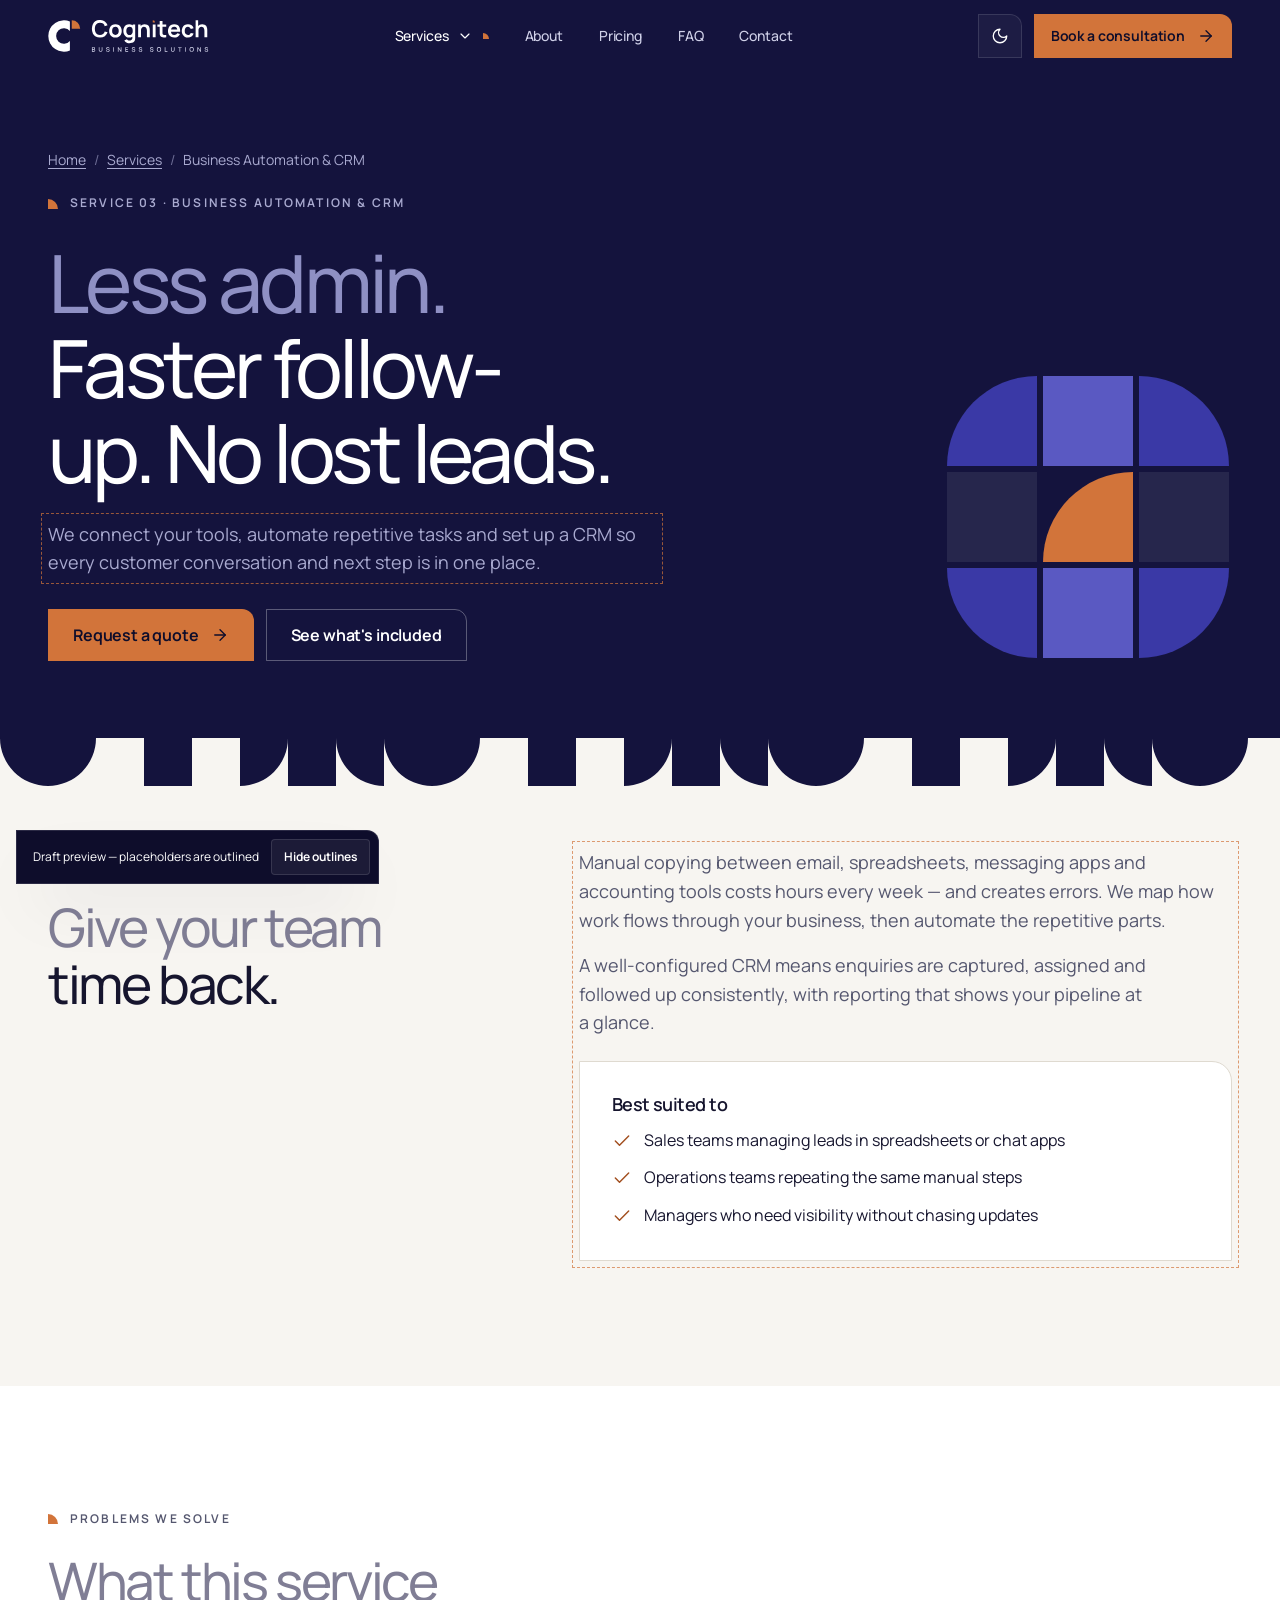
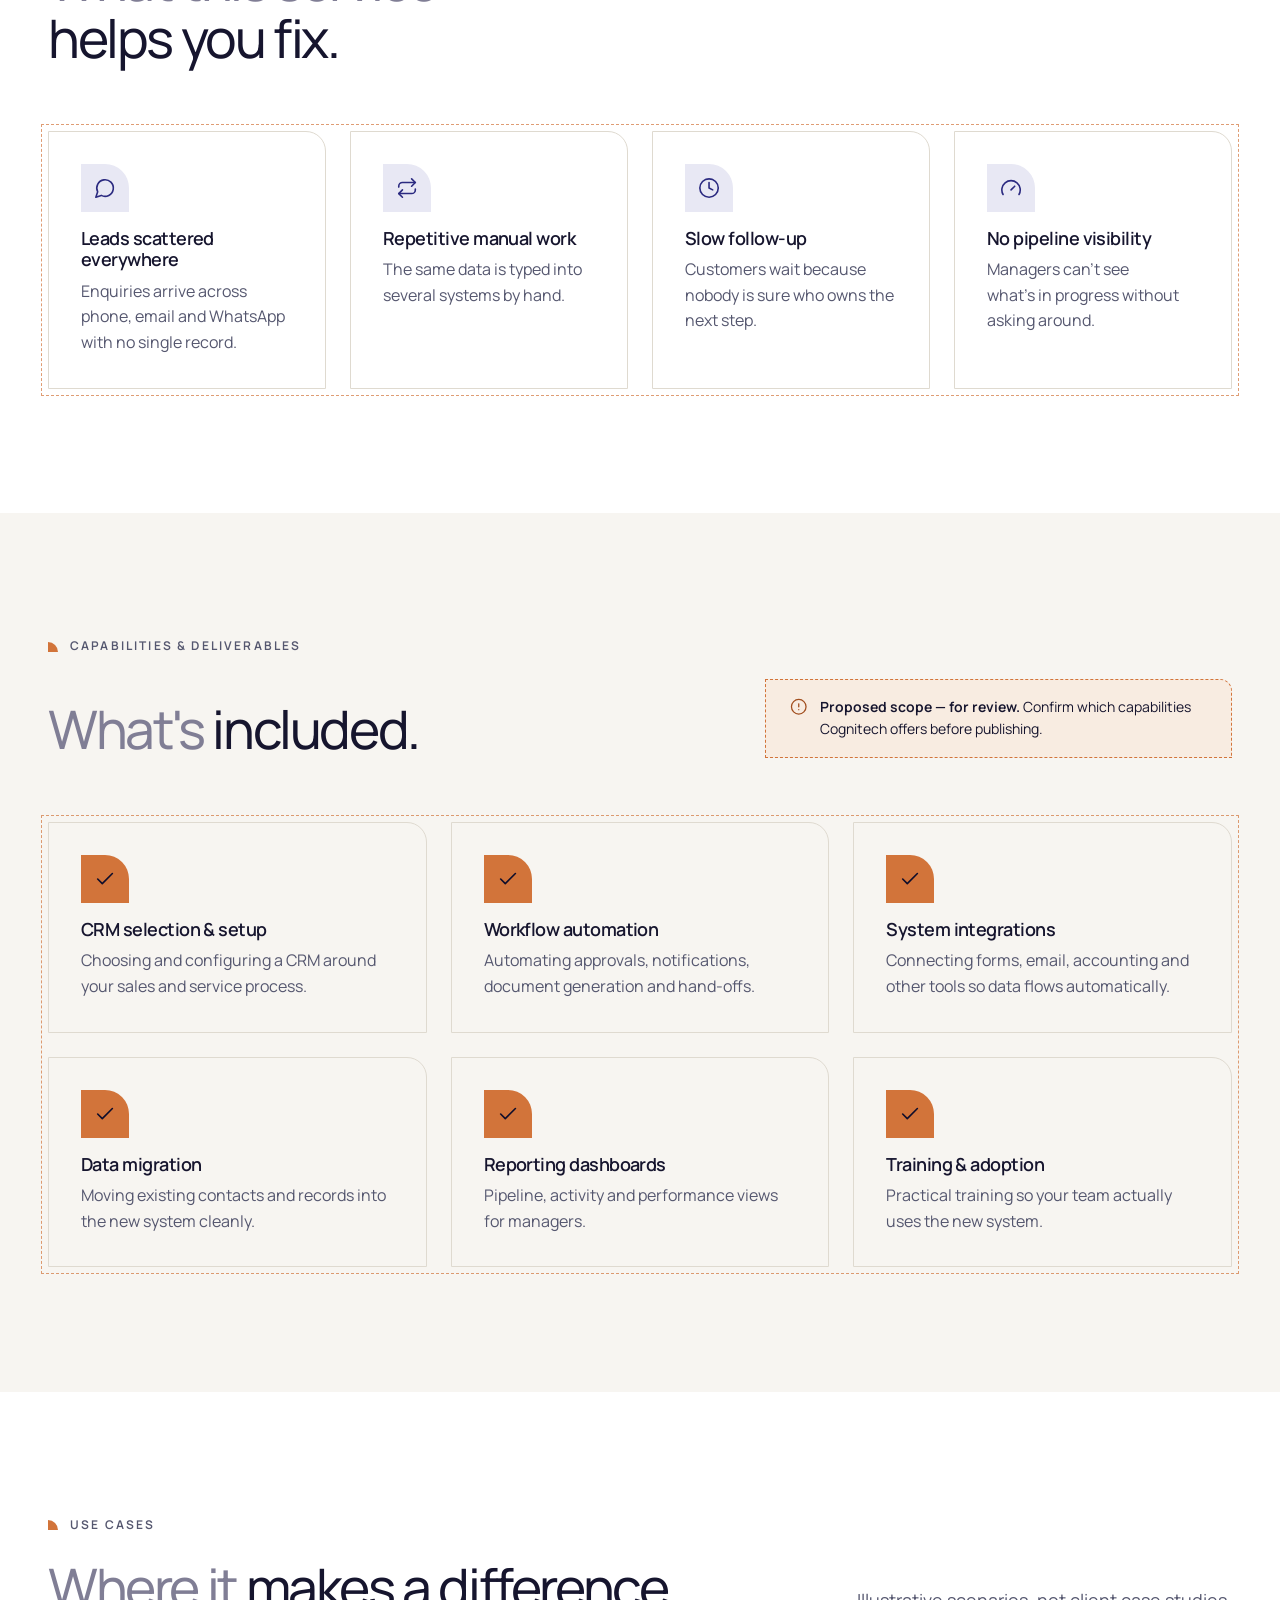
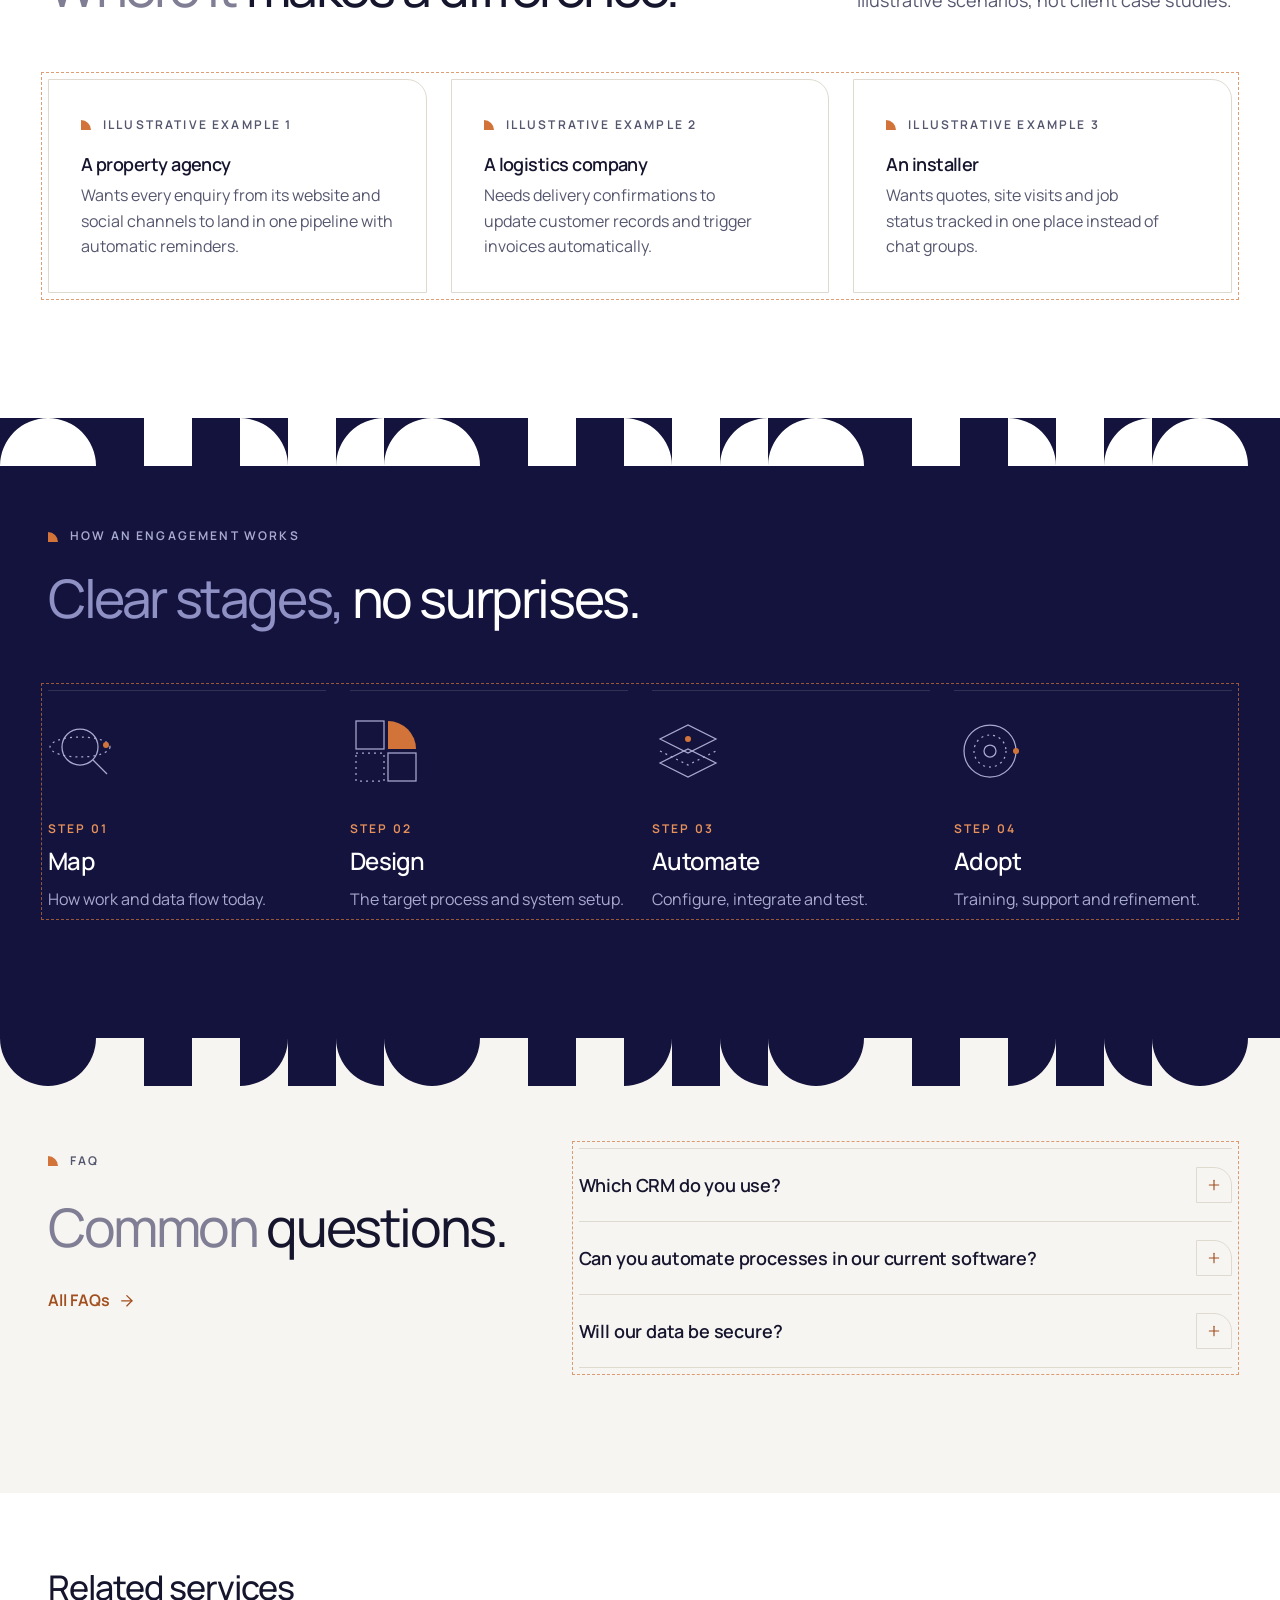
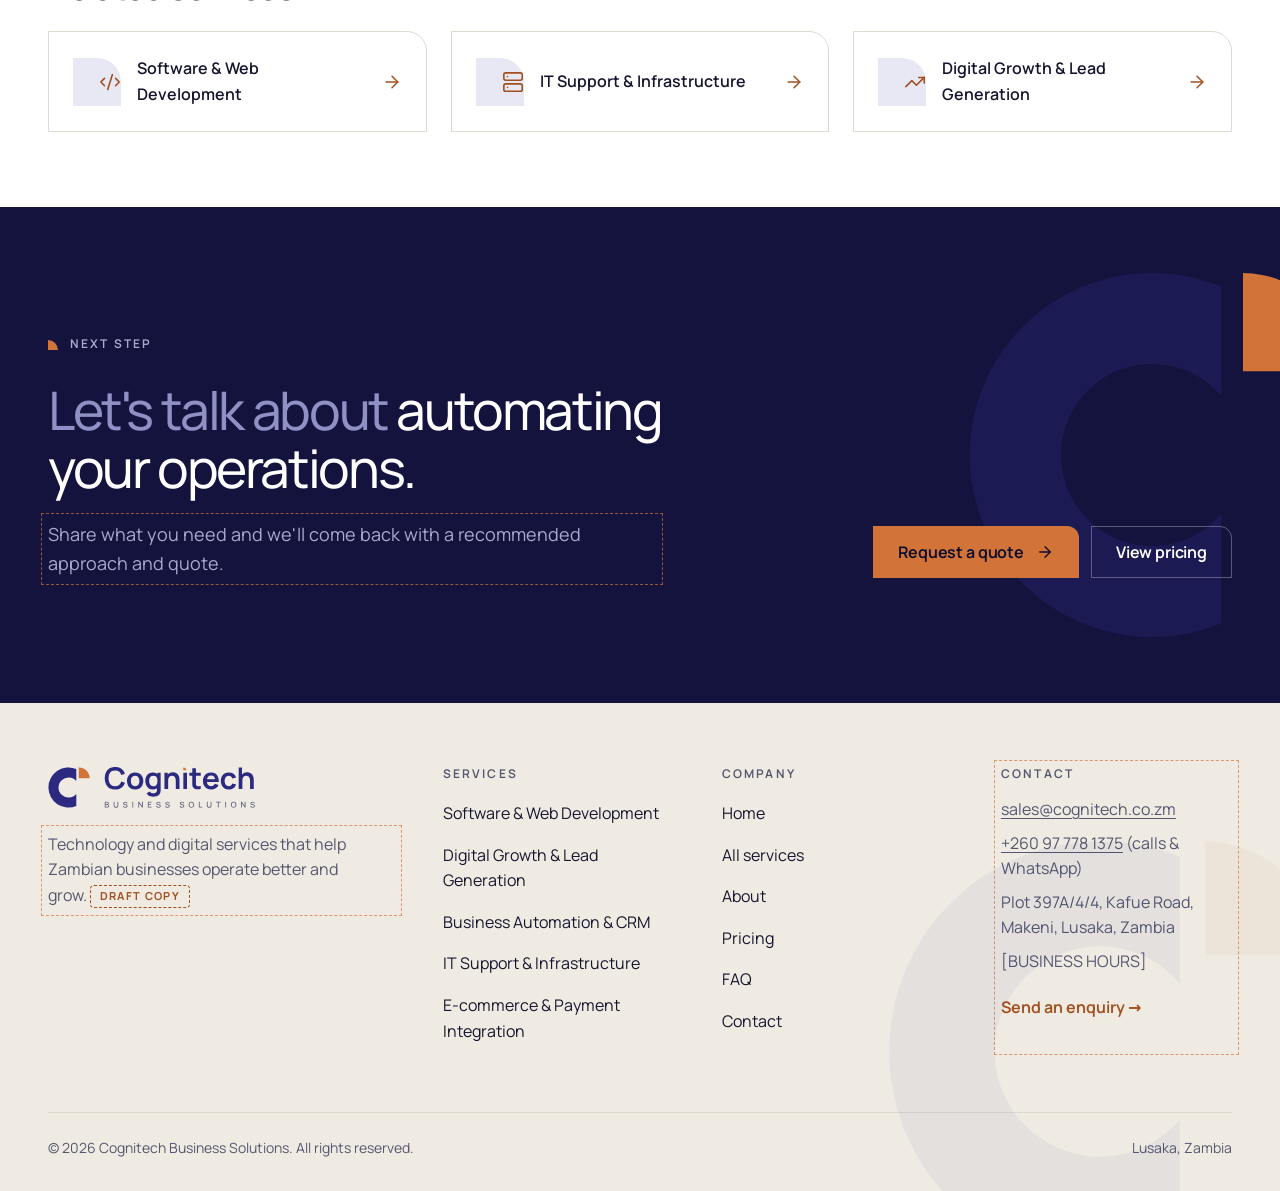
<file: services/business-automation-crm.html>
<!doctype html>
<html lang="en-ZM">
<head>
  <meta charset="utf-8">
  <meta name="viewport" content="width=device-width, initial-scale=1">
  <title>Business Automation &amp; CRM in Zambia | Cognitech Business Solutions</title>
  <meta name="description" content="Connect your tools, automate repetitive tasks and keep every customer conversation in one place. Cognitech Business Solutions, Lusaka, Zambia. [Draft description]">
  <link rel="canonical" href="https://cognitech.co.zm/services/business-automation-crm.html">
  <meta name="theme-color" content="#14133d">
  <meta property="og:type" content="website">
  <meta property="og:site_name" content="Cognitech Business Solutions">
  <meta property="og:locale" content="en_ZM">
  <meta property="og:title" content="Business Automation &amp; CRM in Zambia | Cognitech Business Solutions">
  <meta property="og:description" content="Connect your tools, automate repetitive tasks and keep every customer conversation in one place. Cognitech Business Solutions, Lusaka, Zambia. [Draft description]">
  <meta property="og:url" content="https://cognitech.co.zm/services/business-automation-crm.html">
  <meta property="og:image" content="https://cognitech.co.zm/assets/images/og-default.png">
  <meta property="og:image:width" content="1200">
  <meta property="og:image:height" content="630">
  <meta property="og:image:alt" content="Cognitech Business Solutions logo on a deep indigo background">
  <meta name="twitter:card" content="summary_large_image">
  <link rel="icon" href="../favicon.ico" sizes="32x32">
  <link rel="icon" href="../assets/brand/cognitech-app-icon.svg" type="image/svg+xml">
  <link rel="apple-touch-icon" href="../assets/brand/apple-touch-icon.png">
  <link rel="preload" href="../assets/fonts/manrope-latin-variable.woff2" as="font" type="font/woff2" crossorigin>
  <link rel="stylesheet" href="../css/tokens.css">
  <link rel="stylesheet" href="../css/base.css">
  <link rel="stylesheet" href="../css/layout.css">
  <link rel="stylesheet" href="../css/components.css">
  <link rel="stylesheet" href="../css/pages.css">
  <!-- layout:theme -->
<script>
  /* Theme: runs before the page is drawn so it never flashes the wrong colours.
     Uses the visitor's saved choice, otherwise their device setting. */
  (function (d) {
    d.classList.add("js");
    var t;
    try { t = localStorage.getItem("cognitech-theme"); } catch (e) {}
    if (t !== "light" && t !== "dark") {
      t = window.matchMedia && matchMedia("(prefers-color-scheme: dark)").matches ? "dark" : "light";
    }
    d.setAttribute("data-theme", t);
  })(document.documentElement);
</script>
<!-- /layout:theme -->
  <script src="../js/config.js" defer></script>
  <script src="../js/main.js" defer></script>
</head>
<body class="page-svc-automation">
<!-- layout:icons -->
<!-- Icon sprite: Lucide v0.460.0 (ISC licence, https://lucide.dev). Edit partials/icons.svg, then run tools/sync-layout.mjs. -->
<svg xmlns="http://www.w3.org/2000/svg" class="sprite" aria-hidden="true" focusable="false">
<symbol id="i-arrow-right" viewBox="0 0 24 24"><path d="M5 12h14" /> <path d="m12 5 7 7-7 7" /></symbol>
<symbol id="i-arrow-up-right" viewBox="0 0 24 24"><path d="M7 7h10v10" /> <path d="M7 17 17 7" /></symbol>
<symbol id="i-code-xml" viewBox="0 0 24 24"><path d="m18 16 4-4-4-4" /> <path d="m6 8-4 4 4 4" /> <path d="m14.5 4-5 16" /></symbol>
<symbol id="i-trending-up" viewBox="0 0 24 24"><polyline points="22 7 13.5 15.5 8.5 10.5 2 17" /> <polyline points="16 7 22 7 22 13" /></symbol>
<symbol id="i-workflow" viewBox="0 0 24 24"><rect width="8" height="8" x="3" y="3" rx="2" /> <path d="M7 11v4a2 2 0 0 0 2 2h4" /> <rect width="8" height="8" x="13" y="13" rx="2" /></symbol>
<symbol id="i-server" viewBox="0 0 24 24"><rect width="20" height="8" x="2" y="2" rx="2" ry="2" /> <rect width="20" height="8" x="2" y="14" rx="2" ry="2" /> <line x1="6" x2="6.01" y1="6" y2="6" /> <line x1="6" x2="6.01" y1="18" y2="18" /></symbol>
<symbol id="i-shopping-cart" viewBox="0 0 24 24"><circle cx="8" cy="21" r="1" /> <circle cx="19" cy="21" r="1" /> <path d="M2.05 2.05h2l2.66 12.42a2 2 0 0 0 2 1.58h9.78a2 2 0 0 0 1.95-1.57l1.65-7.43H5.12" /></symbol>
<symbol id="i-credit-card" viewBox="0 0 24 24"><rect width="20" height="14" x="2" y="5" rx="2" /> <line x1="2" x2="22" y1="10" y2="10" /></symbol>
<symbol id="i-menu" viewBox="0 0 24 24"><line x1="4" x2="20" y1="12" y2="12" /> <line x1="4" x2="20" y1="6" y2="6" /> <line x1="4" x2="20" y1="18" y2="18" /></symbol>
<symbol id="i-x" viewBox="0 0 24 24"><path d="M18 6 6 18" /> <path d="m6 6 12 12" /></symbol>
<symbol id="i-plus" viewBox="0 0 24 24"><path d="M5 12h14" /> <path d="M12 5v14" /></symbol>
<symbol id="i-check" viewBox="0 0 24 24"><path d="M20 6 9 17l-5-5" /></symbol>
<symbol id="i-mail" viewBox="0 0 24 24"><rect width="20" height="16" x="2" y="4" rx="2" /> <path d="m22 7-8.97 5.7a1.94 1.94 0 0 1-2.06 0L2 7" /></symbol>
<symbol id="i-phone" viewBox="0 0 24 24"><path d="M22 16.92v3a2 2 0 0 1-2.18 2 19.79 19.79 0 0 1-8.63-3.07 19.5 19.5 0 0 1-6-6 19.79 19.79 0 0 1-3.07-8.67A2 2 0 0 1 4.11 2h3a2 2 0 0 1 2 1.72 12.84 12.84 0 0 0 .7 2.81 2 2 0 0 1-.45 2.11L8.09 9.91a16 16 0 0 0 6 6l1.27-1.27a2 2 0 0 1 2.11-.45 12.84 12.84 0 0 0 2.81.7A2 2 0 0 1 22 16.92z" /></symbol>
<symbol id="i-message-circle" viewBox="0 0 24 24"><path d="M7.9 20A9 9 0 1 0 4 16.1L2 22Z" /></symbol>
<symbol id="i-map-pin" viewBox="0 0 24 24"><path d="M20 10c0 4.993-5.539 10.193-7.399 11.799a1 1 0 0 1-1.202 0C9.539 20.193 4 14.993 4 10a8 8 0 0 1 16 0" /> <circle cx="12" cy="10" r="3" /></symbol>
<symbol id="i-clock" viewBox="0 0 24 24"><circle cx="12" cy="12" r="10" /> <polyline points="12 6 12 12 16 14" /></symbol>
<symbol id="i-chevron-down" viewBox="0 0 24 24"><path d="m6 9 6 6 6-6" /></symbol>
<symbol id="i-target" viewBox="0 0 24 24"><circle cx="12" cy="12" r="10" /> <circle cx="12" cy="12" r="6" /> <circle cx="12" cy="12" r="2" /></symbol>
<symbol id="i-layers" viewBox="0 0 24 24"><path d="m12.83 2.18a2 2 0 0 0-1.66 0L2.6 6.08a1 1 0 0 0 0 1.83l8.58 3.91a2 2 0 0 0 1.66 0l8.58-3.9a1 1 0 0 0 0-1.83Z" /> <path d="m22 17.65-9.17 4.16a2 2 0 0 1-1.66 0L2 17.65" /> <path d="m22 12.65-9.17 4.16a2 2 0 0 1-1.66 0L2 12.65" /></symbol>
<symbol id="i-shield-check" viewBox="0 0 24 24"><path d="M20 13c0 5-3.5 7.5-7.66 8.95a1 1 0 0 1-.67-.01C7.5 20.5 4 18 4 13V6a1 1 0 0 1 1-1c2 0 4.5-1.2 6.24-2.72a1.17 1.17 0 0 1 1.52 0C14.51 3.81 17 5 19 5a1 1 0 0 1 1 1z" /> <path d="m9 12 2 2 4-4" /></symbol>
<symbol id="i-users" viewBox="0 0 24 24"><path d="M16 21v-2a4 4 0 0 0-4-4H6a4 4 0 0 0-4 4v2" /> <circle cx="9" cy="7" r="4" /> <path d="M22 21v-2a4 4 0 0 0-3-3.87" /> <path d="M16 3.13a4 4 0 0 1 0 7.75" /></symbol>
<symbol id="i-lightbulb" viewBox="0 0 24 24"><path d="M15 14c.2-1 .7-1.7 1.5-2.5 1-.9 1.5-2.2 1.5-3.5A6 6 0 0 0 6 8c0 1 .2 2.2 1.5 3.5.7.7 1.3 1.5 1.5 2.5" /> <path d="M9 18h6" /> <path d="M10 22h4" /></symbol>
<symbol id="i-compass" viewBox="0 0 24 24"><path d="m16.24 7.76-1.804 5.411a2 2 0 0 1-1.265 1.265L7.76 16.24l1.804-5.411a2 2 0 0 1 1.265-1.265z" /> <circle cx="12" cy="12" r="10" /></symbol>
<symbol id="i-search" viewBox="0 0 24 24"><circle cx="11" cy="11" r="8" /> <path d="m21 21-4.3-4.3" /></symbol>
<symbol id="i-refresh-cw" viewBox="0 0 24 24"><path d="M3 12a9 9 0 0 1 9-9 9.75 9.75 0 0 1 6.74 2.74L21 8" /> <path d="M21 3v5h-5" /> <path d="M21 12a9 9 0 0 1-9 9 9.75 9.75 0 0 1-6.74-2.74L3 16" /> <path d="M8 16H3v5" /></symbol>
<symbol id="i-chart-no-axes-column" viewBox="0 0 24 24"><line x1="18" x2="18" y1="20" y2="10" /> <line x1="12" x2="12" y1="20" y2="4" /> <line x1="6" x2="6" y1="20" y2="14" /></symbol>
<symbol id="i-life-buoy" viewBox="0 0 24 24"><circle cx="12" cy="12" r="10" /> <path d="m4.93 4.93 4.24 4.24" /> <path d="m14.83 9.17 4.24-4.24" /> <path d="m14.83 14.83 4.24 4.24" /> <path d="m9.17 14.83-4.24 4.24" /> <circle cx="12" cy="12" r="4" /></symbol>
<symbol id="i-zap" viewBox="0 0 24 24"><path d="M4 14a1 1 0 0 1-.78-1.63l9.9-10.2a.5.5 0 0 1 .86.46l-1.92 6.02A1 1 0 0 0 13 10h7a1 1 0 0 1 .78 1.63l-9.9 10.2a.5.5 0 0 1-.86-.46l1.92-6.02A1 1 0 0 0 11 14z" /></symbol>
<symbol id="i-handshake" viewBox="0 0 24 24"><path d="m11 17 2 2a1 1 0 1 0 3-3" /> <path d="m14 14 2.5 2.5a1 1 0 1 0 3-3l-3.88-3.88a3 3 0 0 0-4.24 0l-.88.88a1 1 0 1 1-3-3l2.81-2.81a5.79 5.79 0 0 1 7.06-.87l.47.28a2 2 0 0 0 1.42.25L21 4" /> <path d="m21 3 1 11h-2" /> <path d="M3 3 2 14l6.5 6.5a1 1 0 1 0 3-3" /> <path d="M3 4h8" /></symbol>
<symbol id="i-file-text" viewBox="0 0 24 24"><path d="M15 2H6a2 2 0 0 0-2 2v16a2 2 0 0 0 2 2h12a2 2 0 0 0 2-2V7Z" /> <path d="M14 2v4a2 2 0 0 0 2 2h4" /> <path d="M10 9H8" /> <path d="M16 13H8" /> <path d="M16 17H8" /></symbol>
<symbol id="i-calendar-check" viewBox="0 0 24 24"><path d="M8 2v4" /> <path d="M16 2v4" /> <rect width="18" height="18" x="3" y="4" rx="2" /> <path d="M3 10h18" /> <path d="m9 16 2 2 4-4" /></symbol>
<symbol id="i-send" viewBox="0 0 24 24"><path d="M14.536 21.686a.5.5 0 0 0 .937-.024l6.5-19a.496.496 0 0 0-.635-.635l-19 6.5a.5.5 0 0 0-.024.937l7.93 3.18a2 2 0 0 1 1.112 1.11z" /> <path d="m21.854 2.147-10.94 10.939" /></symbol>
<symbol id="i-circle-alert" viewBox="0 0 24 24"><circle cx="12" cy="12" r="10" /> <line x1="12" x2="12" y1="8" y2="12" /> <line x1="12" x2="12.01" y1="16" y2="16" /></symbol>
<symbol id="i-circle-check" viewBox="0 0 24 24"><circle cx="12" cy="12" r="10" /> <path d="m9 12 2 2 4-4" /></symbol>
<symbol id="i-gauge" viewBox="0 0 24 24"><path d="m12 14 4-4" /> <path d="M3.34 19a10 10 0 1 1 17.32 0" /></symbol>
<symbol id="i-puzzle" viewBox="0 0 24 24"><path d="M15.39 4.39a1 1 0 0 0 1.68-.474 2.5 2.5 0 1 1 3.014 3.015 1 1 0 0 0-.474 1.68l1.683 1.682a2.414 2.414 0 0 1 0 3.414L19.61 15.39a1 1 0 0 1-1.68-.474 2.5 2.5 0 1 0-3.014 3.015 1 1 0 0 1 .474 1.68l-1.683 1.682a2.414 2.414 0 0 1-3.414 0L8.61 19.61a1 1 0 0 0-1.68.474 2.5 2.5 0 1 1-3.014-3.015 1 1 0 0 0 .474-1.68l-1.683-1.682a2.414 2.414 0 0 1 0-3.414L4.39 8.61a1 1 0 0 1 1.68.474 2.5 2.5 0 1 0 3.014-3.015 1 1 0 0 1-.474-1.68l1.683-1.682a2.414 2.414 0 0 1 3.414 0z" /></symbol>
<symbol id="i-repeat" viewBox="0 0 24 24"><path d="m17 2 4 4-4 4" /> <path d="M3 11v-1a4 4 0 0 1 4-4h14" /> <path d="m7 22-4-4 4-4" /> <path d="M21 13v1a4 4 0 0 1-4 4H3" /></symbol>
<symbol id="i-database" viewBox="0 0 24 24"><ellipse cx="12" cy="5" rx="9" ry="3" /> <path d="M3 5V19A9 3 0 0 0 21 19V5" /> <path d="M3 12A9 3 0 0 0 21 12" /></symbol>
<symbol id="i-wifi" viewBox="0 0 24 24"><path d="M12 20h.01" /> <path d="M2 8.82a15 15 0 0 1 20 0" /> <path d="M5 12.859a10 10 0 0 1 14 0" /> <path d="M8.5 16.429a5 5 0 0 1 7 0" /></symbol>
<symbol id="i-monitor-smartphone" viewBox="0 0 24 24"><path d="M18 8V6a2 2 0 0 0-2-2H4a2 2 0 0 0-2 2v7a2 2 0 0 0 2 2h8" /> <path d="M10 19v-3.96 3.15" /> <path d="M7 19h5" /> <rect width="6" height="10" x="16" y="12" rx="2" /></symbol>
<symbol id="i-store" viewBox="0 0 24 24"><path d="m2 7 4.41-4.41A2 2 0 0 1 7.83 2h8.34a2 2 0 0 1 1.42.59L22 7" /> <path d="M4 12v8a2 2 0 0 0 2 2h12a2 2 0 0 0 2-2v-8" /> <path d="M15 22v-4a2 2 0 0 0-2-2h-2a2 2 0 0 0-2 2v4" /> <path d="M2 7h20" /> <path d="M22 7v3a2 2 0 0 1-2 2a2.7 2.7 0 0 1-1.59-.63.7.7 0 0 0-.82 0A2.7 2.7 0 0 1 16 12a2.7 2.7 0 0 1-1.59-.63.7.7 0 0 0-.82 0A2.7 2.7 0 0 1 12 12a2.7 2.7 0 0 1-1.59-.63.7.7 0 0 0-.82 0A2.7 2.7 0 0 1 8 12a2.7 2.7 0 0 1-1.59-.63.7.7 0 0 0-.82 0A2.7 2.7 0 0 1 4 12a2 2 0 0 1-2-2V7" /></symbol>
<symbol id="i-wallet" viewBox="0 0 24 24"><path d="M19 7V4a1 1 0 0 0-1-1H5a2 2 0 0 0 0 4h15a1 1 0 0 1 1 1v4h-3a2 2 0 0 0 0 4h3a1 1 0 0 0 1-1v-2a1 1 0 0 0-1-1" /> <path d="M3 5v14a2 2 0 0 0 2 2h15a1 1 0 0 0 1-1v-4" /></symbol>
<symbol id="i-megaphone" viewBox="0 0 24 24"><path d="m3 11 18-5v12L3 14v-3z" /> <path d="M11.6 16.8a3 3 0 1 1-5.8-1.6" /></symbol>
<symbol id="i-mouse-pointer-click" viewBox="0 0 24 24"><path d="M14 4.1 12 6" /> <path d="m5.1 8-2.9-.8" /> <path d="m6 12-1.9 2" /> <path d="M7.2 2.2 8 5.1" /> <path d="M9.037 9.69a.498.498 0 0 1 .653-.653l11 4.5a.5.5 0 0 1-.074.949l-4.349 1.041a1 1 0 0 0-.74.739l-1.04 4.35a.5.5 0 0 1-.95.074z" /></symbol>
<symbol id="i-bot" viewBox="0 0 24 24"><path d="M12 8V4H8" /> <rect width="16" height="12" x="4" y="8" rx="2" /> <path d="M2 14h2" /> <path d="M20 14h2" /> <path d="M15 13v2" /> <path d="M9 13v2" /></symbol>
<symbol id="i-cloud" viewBox="0 0 24 24"><path d="M17.5 19H9a7 7 0 1 1 6.71-9h1.79a4.5 4.5 0 1 1 0 9Z" /></symbol>
<symbol id="i-lock" viewBox="0 0 24 24"><rect width="18" height="11" x="3" y="11" rx="2" ry="2" /> <path d="M7 11V7a5 5 0 0 1 10 0v4" /></symbol>
<symbol id="i-heart-handshake" viewBox="0 0 24 24"><path d="M19 14c1.49-1.46 3-3.21 3-5.5A5.5 5.5 0 0 0 16.5 3c-1.76 0-3 .5-4.5 2-1.5-1.5-2.74-2-4.5-2A5.5 5.5 0 0 0 2 8.5c0 2.3 1.5 4.05 3 5.5l7 7Z" /> <path d="M12 5 9.04 7.96a2.17 2.17 0 0 0 0 3.08c.82.82 2.13.85 3 .07l2.07-1.9a2.82 2.82 0 0 1 3.79 0l2.96 2.66" /> <path d="m18 15-2-2" /> <path d="m15 18-2-2" /></symbol>
<symbol id="i-scale" viewBox="0 0 24 24"><path d="m16 16 3-8 3 8c-.87.65-1.92 1-3 1s-2.13-.35-3-1Z" /> <path d="m2 16 3-8 3 8c-.87.65-1.92 1-3 1s-2.13-.35-3-1Z" /> <path d="M7 21h10" /> <path d="M12 3v18" /> <path d="M3 7h2c2 0 5-1 7-2 2 1 5 2 7 2h2" /></symbol>
<symbol id="i-moon" viewBox="0 0 24 24"><path d="M12 3a6 6 0 0 0 9 9 9 9 0 1 1-9-9Z" /></symbol>
<symbol id="i-sun" viewBox="0 0 24 24"><circle cx="12" cy="12" r="4" /> <path d="M12 2v2" /> <path d="M12 20v2" /> <path d="m4.93 4.93 1.41 1.41" /> <path d="m17.66 17.66 1.41 1.41" /> <path d="M2 12h2" /> <path d="M20 12h2" /> <path d="m6.34 17.66-1.41 1.41" /> <path d="m19.07 4.93-1.41 1.41" /></symbol>
</svg>
<!-- /layout:icons -->
<!-- layout:header -->
<a class="skip-link" href="#main">Skip to content</a>
<header class="site-header" data-header>
  <div class="container site-header__inner">
    <a class="site-header__logo" href="../index.html" data-nav="home">
      <img src="../assets/brand/cognitech-logo-white.svg" width="203" height="40" alt="Cognitech Business Solutions — home">
    </a>
    <nav class="nav" aria-label="Main">
      <ul class="nav__list">
        <li class="nav__item nav__item--current" data-dropdown>
          <button class="nav__toggle" type="button" aria-expanded="false" aria-controls="nav-services">
            Services <svg class="icon" aria-hidden="true"><use href="#i-chevron-down"/></svg>
          </button>
          <div class="nav__panel" id="nav-services" hidden>
            <ul>
              <li><a href="../services/software-web-development.html" data-nav="svc-software"><span class="icon-tile"><svg class="icon" aria-hidden="true"><use href="#i-code-xml"/></svg></span>Software &amp; Web Development</a></li>
              <li><a href="../services/digital-growth-lead-generation.html" data-nav="svc-growth"><span class="icon-tile"><svg class="icon" aria-hidden="true"><use href="#i-trending-up"/></svg></span>Digital Growth &amp; Lead Generation</a></li>
              <li><a href="../services/business-automation-crm.html" data-nav="svc-automation" aria-current="page"><span class="icon-tile"><svg class="icon" aria-hidden="true"><use href="#i-workflow"/></svg></span>Business Automation &amp; CRM</a></li>
              <li><a href="../services/it-support-infrastructure.html" data-nav="svc-it"><span class="icon-tile"><svg class="icon" aria-hidden="true"><use href="#i-server"/></svg></span>IT Support &amp; Infrastructure</a></li>
              <li><a href="../services/ecommerce-payment-integration.html" data-nav="svc-ecommerce"><span class="icon-tile"><svg class="icon" aria-hidden="true"><use href="#i-shopping-cart"/></svg></span>E-commerce &amp; Payment Integration</a></li>
              <li class="nav__panel-all"><a href="../services.html" data-nav="services">All services <svg class="icon" aria-hidden="true"><use href="#i-arrow-right"/></svg></a></li>
            </ul>
          </div>
        </li>
        <li><a class="nav__link" href="../about.html" data-nav="about">About</a></li>
        <li><a class="nav__link" href="../pricing.html" data-nav="pricing">Pricing</a></li>
        <li><a class="nav__link" href="../faq.html" data-nav="faq">FAQ</a></li>
        <li><a class="nav__link" href="../contact.html" data-nav="contact">Contact</a></li>
      </ul>
    </nav>
    <div class="site-header__actions">
    <button class="theme-toggle" type="button" aria-pressed="false" title="Switch to dark mode" data-theme-toggle>
      <span class="visually-hidden">Dark mode</span>
      <svg class="icon icon-moon" aria-hidden="true"><use href="#i-moon"/></svg>
      <svg class="icon icon-sun" aria-hidden="true"><use href="#i-sun"/></svg>
    </button>
    <a class="btn btn--primary btn--sm site-header__cta" href="../contact.html">Book a consultation <svg class="icon" aria-hidden="true"><use href="#i-arrow-right"/></svg></a>
    <button class="menu-button" type="button" aria-expanded="false" aria-controls="mobile-menu" data-menu-button>
      <span>Menu</span>
      <svg class="icon icon-open" aria-hidden="true"><use href="#i-menu"/></svg>
      <svg class="icon icon-close" aria-hidden="true"><use href="#i-x"/></svg>
    </button>
    </div>
  </div>
</header>
<div class="mobile-menu" id="mobile-menu" hidden data-mobile-menu>
  <nav aria-label="Mobile">
    <ul class="mobile-menu__list">
      <li><a class="mobile-menu__link" href="../index.html" data-nav="home">Home</a></li>
      <li>
        <a class="mobile-menu__link" href="../services.html" data-nav="services">Services</a>
        <ul class="mobile-menu__sub">
          <li><a href="../services/software-web-development.html" data-nav="svc-software">Software &amp; Web Development</a></li>
          <li><a href="../services/digital-growth-lead-generation.html" data-nav="svc-growth">Digital Growth &amp; Lead Generation</a></li>
          <li><a href="../services/business-automation-crm.html" data-nav="svc-automation" aria-current="page">Business Automation &amp; CRM</a></li>
          <li><a href="../services/it-support-infrastructure.html" data-nav="svc-it">IT Support &amp; Infrastructure</a></li>
          <li><a href="../services/ecommerce-payment-integration.html" data-nav="svc-ecommerce">E-commerce &amp; Payment Integration</a></li>
        </ul>
      </li>
      <li><a class="mobile-menu__link" href="../about.html" data-nav="about">About</a></li>
      <li><a class="mobile-menu__link" href="../pricing.html" data-nav="pricing">Pricing</a></li>
      <li><a class="mobile-menu__link" href="../faq.html" data-nav="faq">FAQ</a></li>
      <li><a class="mobile-menu__link" href="../contact.html" data-nav="contact">Contact</a></li>
    </ul>
    <div class="mobile-menu__cta">
      <a class="btn btn--primary" href="../contact.html">Book a consultation <svg class="icon" aria-hidden="true"><use href="#i-arrow-right"/></svg></a>
    </div>
  </nav>
</div>
<!-- /layout:header -->
<main id="main" tabindex="-1">

<section class="page-hero band-ink">
  <div class="container page-hero__grid">
    <div class="page-hero__copy">
      <nav class="breadcrumb" aria-label="Breadcrumb"><ol><li><a href="../index.html">Home</a></li><li><a href="../services.html">Services</a></li><li aria-current="page">Business Automation &amp; CRM</li></ol></nav>
      <p class="eyebrow">Service 03 · Business Automation &amp; CRM</p>
      <h1 class="display">Less admin. <span class="hl">Faster follow-up. No lost leads.</span></h1>
      <p class="lede" data-placeholder="copy">We connect your tools, automate repetitive tasks and set up a CRM so every customer conversation and next step is in one place.</p>
      <div class="btn-row"><a class="btn btn--primary" href="../contact.html?service=business-automation-crm#enquiry">Request a quote <svg class="icon" aria-hidden="true"><use href="#i-arrow-right"/></svg></a><a class="btn btn--ghost" href="#capabilities">See what's included</a></div>
    </div>
    <div class="page-hero__art"><svg class="qart" viewBox="0 0 96 96" aria-hidden="true" focusable="false"><path class="q1" d="M31.0 31.0L1.0 31.0A30 30 0 0 1 31.0 1.0Z"/><rect class="q2" x="33.0" y="1.0" width="30" height="30"/><path class="q1" d="M65.0 31.0L95.0 31.0A30 30 0 0 0 65.0 1.0Z"/><rect class="q3" x="1.0" y="33.0" width="30" height="30"/><path class="qc" d="M63.0 63.0L33.0 63.0A30 30 0 0 1 63.0 33.0Z"/><rect class="q3" x="65.0" y="33.0" width="30" height="30"/><path class="q1" d="M31.0 65.0L1.0 65.0A30 30 0 0 0 31.0 95.0Z"/><rect class="q2" x="33.0" y="65.0" width="30" height="30"/><path class="q1" d="M65.0 65.0L95.0 65.0A30 30 0 0 1 65.0 95.0Z"/></svg></div>
  </div>
</section>

<div class="q-divider" style="--from: var(--band-ink); --to: var(--band-paper);" aria-hidden="true"></div>

<section class="section band-paper section--flush-top" aria-labelledby="overview-title">
  <div class="container split">
    <div class="stack">
      <p class="eyebrow">Overview</p>
      <h2 class="headline" id="overview-title">Give your team <span class="hl">time back.</span></h2>
    </div>
    <div class="stack" data-placeholder="copy">
      <div class="prose stack"><p>Manual copying between email, spreadsheets, messaging apps and accounting tools costs hours every week — and creates errors. We map how work flows through your business, then automate the repetitive parts.</p><p>A well-configured CRM means enquiries are captured, assigned and followed up consistently, with reporting that shows your pipeline at a glance.</p></div>
      <div class="card">
        <h3 class="u-mt-0">Best suited to</h3>
        <ul class="check-list u-mt-3"><li><svg class="icon" aria-hidden="true"><use href="#i-check"/></svg><span>Sales teams managing leads in spreadsheets or chat apps</span></li><li><svg class="icon" aria-hidden="true"><use href="#i-check"/></svg><span>Operations teams repeating the same manual steps</span></li><li><svg class="icon" aria-hidden="true"><use href="#i-check"/></svg><span>Managers who need visibility without chasing updates</span></li></ul>
      </div>
    </div>
  </div>
</section>

<section class="section band-white" aria-labelledby="problems-title">
  <div class="container">
    <div class="section-head section-head--split">
      <p class="eyebrow">Problems we solve</p>
      <h2 class="headline" id="problems-title">What this service <span class="hl">helps you fix.</span></h2>
    </div>
    <div class="grid grid--4" data-placeholder="copy"><div class="card reveal"><span class="icon-tile"><svg class="icon" aria-hidden="true"><use href="#i-message-circle"/></svg></span><h3>Leads scattered everywhere</h3><p>Enquiries arrive across phone, email and WhatsApp with no single record.</p></div><div class="card reveal"><span class="icon-tile"><svg class="icon" aria-hidden="true"><use href="#i-repeat"/></svg></span><h3>Repetitive manual work</h3><p>The same data is typed into several systems by hand.</p></div><div class="card reveal"><span class="icon-tile"><svg class="icon" aria-hidden="true"><use href="#i-clock"/></svg></span><h3>Slow follow-up</h3><p>Customers wait because nobody is sure who owns the next step.</p></div><div class="card reveal"><span class="icon-tile"><svg class="icon" aria-hidden="true"><use href="#i-gauge"/></svg></span><h3>No pipeline visibility</h3><p>Managers can't see what's in progress without asking around.</p></div></div>
  </div>
</section>

<section class="section band-paper" id="capabilities" aria-labelledby="cap-title">
  <div class="container">
    <div class="section-head section-head--split">
      <p class="eyebrow">Capabilities &amp; deliverables</p>
      <h2 class="headline" id="cap-title">What's <span class="hl">included.</span></h2>
      <p class="notice"><svg class="icon" aria-hidden="true"><use href="#i-circle-alert"/></svg><span><strong>Proposed scope — for review.</strong> Confirm which capabilities Cognitech offers before publishing.</span></p>
    </div>
    <div class="grid grid--3" data-placeholder="scope"><div class="card card--plain reveal"><span class="icon-tile icon-tile--copper"><svg class="icon" aria-hidden="true"><use href="#i-check"/></svg></span><h3>CRM selection & setup</h3><p>Choosing and configuring a CRM around your sales and service process.</p></div><div class="card card--plain reveal"><span class="icon-tile icon-tile--copper"><svg class="icon" aria-hidden="true"><use href="#i-check"/></svg></span><h3>Workflow automation</h3><p>Automating approvals, notifications, document generation and hand-offs.</p></div><div class="card card--plain reveal"><span class="icon-tile icon-tile--copper"><svg class="icon" aria-hidden="true"><use href="#i-check"/></svg></span><h3>System integrations</h3><p>Connecting forms, email, accounting and other tools so data flows automatically.</p></div><div class="card card--plain reveal"><span class="icon-tile icon-tile--copper"><svg class="icon" aria-hidden="true"><use href="#i-check"/></svg></span><h3>Data migration</h3><p>Moving existing contacts and records into the new system cleanly.</p></div><div class="card card--plain reveal"><span class="icon-tile icon-tile--copper"><svg class="icon" aria-hidden="true"><use href="#i-check"/></svg></span><h3>Reporting dashboards</h3><p>Pipeline, activity and performance views for managers.</p></div><div class="card card--plain reveal"><span class="icon-tile icon-tile--copper"><svg class="icon" aria-hidden="true"><use href="#i-check"/></svg></span><h3>Training & adoption</h3><p>Practical training so your team actually uses the new system.</p></div></div>
  </div>
</section>

<section class="section band-white" aria-labelledby="cases-title">
  <div class="container">
    <div class="section-head section-head--split">
      <p class="eyebrow">Use cases</p>
      <h2 class="headline" id="cases-title">Where it <span class="hl">makes a difference.</span></h2>
      <p class="lede">Illustrative scenarios, not client case studies.</p>
    </div>
    <div class="grid grid--3" data-placeholder="copy"><article class="card reveal"><p class="eyebrow">Illustrative example 1</p><h3>A property agency</h3><p>Wants every enquiry from its website and social channels to land in one pipeline with automatic reminders.</p></article><article class="card reveal"><p class="eyebrow">Illustrative example 2</p><h3>A logistics company</h3><p>Needs delivery confirmations to update customer records and trigger invoices automatically.</p></article><article class="card reveal"><p class="eyebrow">Illustrative example 3</p><h3>An installer</h3><p>Wants quotes, site visits and job status tracked in one place instead of chat groups.</p></article></div>
  </div>
</section>

<div class="q-divider q-divider--flip" style="--from: var(--band-white); --to: var(--band-ink);" aria-hidden="true"></div>

<section class="section band-ink section--flush-top" aria-labelledby="engage-title">
  <div class="container">
    <div class="section-head section-head--split">
      <p class="eyebrow">How an engagement works</p>
      <h2 class="headline" id="engage-title">Clear stages, <span class="hl">no surprises.</span></h2>
    </div>
    <ol class="steps steps--4" role="list" data-placeholder="copy"><li class="step reveal">
  <svg class="step__art wire" viewBox="0 0 72 72" aria-hidden="true"><circle cx="32" cy="32" r="18"/><path d="M45 45l14 14"/><ellipse cx="32" cy="32" rx="30" ry="10" stroke-dasharray="2 4"/><circle class="wf" cx="58" cy="30" r="3"/></svg>
  <span class="step__label">Step 01</span>
  <h3>Map</h3>
  <p>How work and data flow today.</p>
</li><li class="step reveal">
  <svg class="step__art wire" viewBox="0 0 72 72" aria-hidden="true"><rect x="6" y="6" width="28" height="28"/><rect x="38" y="38" width="28" height="28"/><rect x="6" y="38" width="28" height="28" stroke-dasharray="2 4"/><path class="wf" d="M38 34V6a28 28 0 0 1 28 28z"/></svg>
  <span class="step__label">Step 02</span>
  <h3>Design</h3>
  <p>The target process and system setup.</p>
</li><li class="step reveal">
  <svg class="step__art wire" viewBox="0 0 72 72" aria-hidden="true"><path d="M8 48l28 14 28-14-28-14z"/><path d="M8 36l28 14 28-14" stroke-dasharray="2 4"/><path d="M8 24l28 14 28-14L36 10z"/><circle class="wf" cx="36" cy="24" r="3"/></svg>
  <span class="step__label">Step 03</span>
  <h3>Automate</h3>
  <p>Configure, integrate and test.</p>
</li><li class="step reveal">
  <svg class="step__art wire" viewBox="0 0 72 72" aria-hidden="true"><circle cx="36" cy="36" r="26"/><circle cx="36" cy="36" r="16" stroke-dasharray="2 4"/><circle cx="36" cy="36" r="6"/><circle class="wf" cx="62" cy="36" r="3"/></svg>
  <span class="step__label">Step 04</span>
  <h3>Adopt</h3>
  <p>Training, support and refinement.</p>
</li></ol>
  </div>
</section>
<div class="q-divider" style="--from: var(--band-ink); --to: var(--band-paper);" aria-hidden="true"></div>


<section class="section band-paper section--flush-top" aria-labelledby="sfaq-title">
  <div class="container split">
    <div class="split__sticky stack">
      <p class="eyebrow">FAQ</p>
      <h2 class="headline" id="sfaq-title">Common <span class="hl">questions.</span></h2>
      <a class="link-arrow" href="../faq.html">All FAQs <svg class="icon" aria-hidden="true"><use href="#i-arrow-right"/></svg></a>
    </div>
    <div class="faq" data-placeholder="copy"><details class="faq__item">
  <summary>Which CRM do you use?<span class="faq__icon"><svg class="icon" aria-hidden="true"><use href="#i-plus"/></svg></span></summary>
  <div class="faq__answer"><p>We recommend a CRM based on your needs, budget and existing tools rather than pushing a single product. [Confirm preferred platforms.]</p></div>
</details><details class="faq__item">
  <summary>Can you automate processes in our current software?<span class="faq__icon"><svg class="icon" aria-hidden="true"><use href="#i-plus"/></svg></span></summary>
  <div class="faq__answer"><p>Often, yes — many tools can be connected or automated. We'll confirm what's possible during discovery.</p></div>
</details><details class="faq__item">
  <summary>Will our data be secure?<span class="faq__icon"><svg class="icon" aria-hidden="true"><use href="#i-plus"/></svg></span></summary>
  <div class="faq__answer"><p>We follow good practice for access control and data handling, and agree responsibilities with you in writing. [Confirm data-protection wording.]</p></div>
</details></div>
  </div>
</section>

<section class="section band-white section--tight" aria-labelledby="related-title">
  <div class="container">
    <h2 class="title" id="related-title">Related services</h2>
    <div class="grid grid--3 u-mt-5"><a class="related-card" href="software-web-development.html"><span class="icon-tile"><svg class="icon" aria-hidden="true"><use href="#i-code-xml"/></svg></span><span>Software &amp; Web Development</span><svg class="icon" aria-hidden="true"><use href="#i-arrow-right"/></svg></a><a class="related-card" href="it-support-infrastructure.html"><span class="icon-tile"><svg class="icon" aria-hidden="true"><use href="#i-server"/></svg></span><span>IT Support &amp; Infrastructure</span><svg class="icon" aria-hidden="true"><use href="#i-arrow-right"/></svg></a><a class="related-card" href="digital-growth-lead-generation.html"><span class="icon-tile"><svg class="icon" aria-hidden="true"><use href="#i-trending-up"/></svg></span><span>Digital Growth &amp; Lead Generation</span><svg class="icon" aria-hidden="true"><use href="#i-arrow-right"/></svg></a></div>
  </div>
</section>

<section class="section cta-band band-ink" aria-labelledby="cta-title">
  <svg class="cta-band__art" viewBox="0 0 96 96" aria-hidden="true" focusable="false"><path class="c" d="M64 9.2A42 42 0 1 0 64 86.8V61.6A21 21 0 1 1 64 34.4z"/><path class="q" d="M69 28.7V6A22.7 22.7 0 0 1 91.7 28.7z"/></svg>
  <div class="container cta-band__inner">
    <div class="stack" style="--stack: var(--space-5)">
      <p class="eyebrow">Next step</p>
      <h2 class="headline" id="cta-title">Let's talk about <span class="hl">automating your operations.</span></h2>
      <p class="lede" data-placeholder="copy">Share what you need and we'll come back with a recommended approach and quote.</p>
    </div>
    <div class="btn-row">
      <a class="btn btn--primary" href="../contact.html?service=business-automation-crm#enquiry">Request a quote <svg class="icon" aria-hidden="true"><use href="#i-arrow-right"/></svg></a>
        <a class="btn btn--ghost" href="../pricing.html">View pricing</a>
    </div>
  </div>
</section>
</main>
<!-- layout:footer -->
<footer class="site-footer">
  <div class="container">
    <div class="site-footer__top">
      <div class="site-footer__brand">
        <a href="../index.html"><img class="logo-on-light" src="../assets/brand/cognitech-logo-indigo-copper.svg" width="208" height="41" alt="Cognitech Business Solutions — home" loading="lazy"><img class="logo-on-dark" src="../assets/brand/cognitech-logo-white.svg" width="208" height="41" alt="Cognitech Business Solutions — home" loading="lazy"></a>
        <p data-placeholder="copy">Technology and digital services that help Zambian businesses operate better and grow. <span class="ph">Draft copy</span></p>
      </div>
      <div class="site-footer__links">
        <h2>Services</h2>
        <ul>
          <li><a href="../services/software-web-development.html">Software &amp; Web Development</a></li>
          <li><a href="../services/digital-growth-lead-generation.html">Digital Growth &amp; Lead Generation</a></li>
          <li><a href="../services/business-automation-crm.html">Business Automation &amp; CRM</a></li>
          <li><a href="../services/it-support-infrastructure.html">IT Support &amp; Infrastructure</a></li>
          <li><a href="../services/ecommerce-payment-integration.html">E-commerce &amp; Payment Integration</a></li>
        </ul>
      </div>
      <div class="site-footer__links">
        <h2>Company</h2>
        <ul>
          <li><a href="../index.html">Home</a></li>
          <li><a href="../services.html">All services</a></li>
          <li><a href="../about.html">About</a></li>
          <li><a href="../pricing.html">Pricing</a></li>
          <li><a href="../faq.html">FAQ</a></li>
          <li><a href="../contact.html">Contact</a></li>
        </ul>
      </div>
      <div class="site-footer__contact" data-placeholder="contact">
        <h2>Contact</h2>
        <ul>
          <li><a href="mailto:sales@cognitech.co.zm">sales@cognitech.co.zm</a></li>
          <li><a href="tel:+260977781375">+260 97 778 1375</a> (calls &amp; WhatsApp)</li>
          <li>Plot 397A/4/4, Kafue Road, Makeni, Lusaka, Zambia</li>
          <li>[BUSINESS HOURS]</li>
        </ul>
        <p class="site-footer__links site-footer__more"><a href="../contact.html">Send an enquiry <span aria-hidden="true">→</span></a></p>
      </div>
    </div>
    <div class="site-footer__bottom">
      <p>© <span data-year>2026</span> Cognitech Business Solutions. All rights reserved.</p>
      <p>Lusaka, Zambia</p>
    </div>
  </div>
  <img class="site-footer__mark" src="../assets/brand/cognitech-mark-indigo-copper.svg" width="228" height="224" alt="" loading="lazy">
</footer>
<div class="review-bar" data-review-bar role="region" aria-label="Draft preview tools">
  <span>Draft preview — placeholders are outlined</span>
  <button type="button" data-toggle-placeholders aria-pressed="true">Hide outlines</button>
</div>
<!-- /layout:footer -->
</body>
</html>
</file>
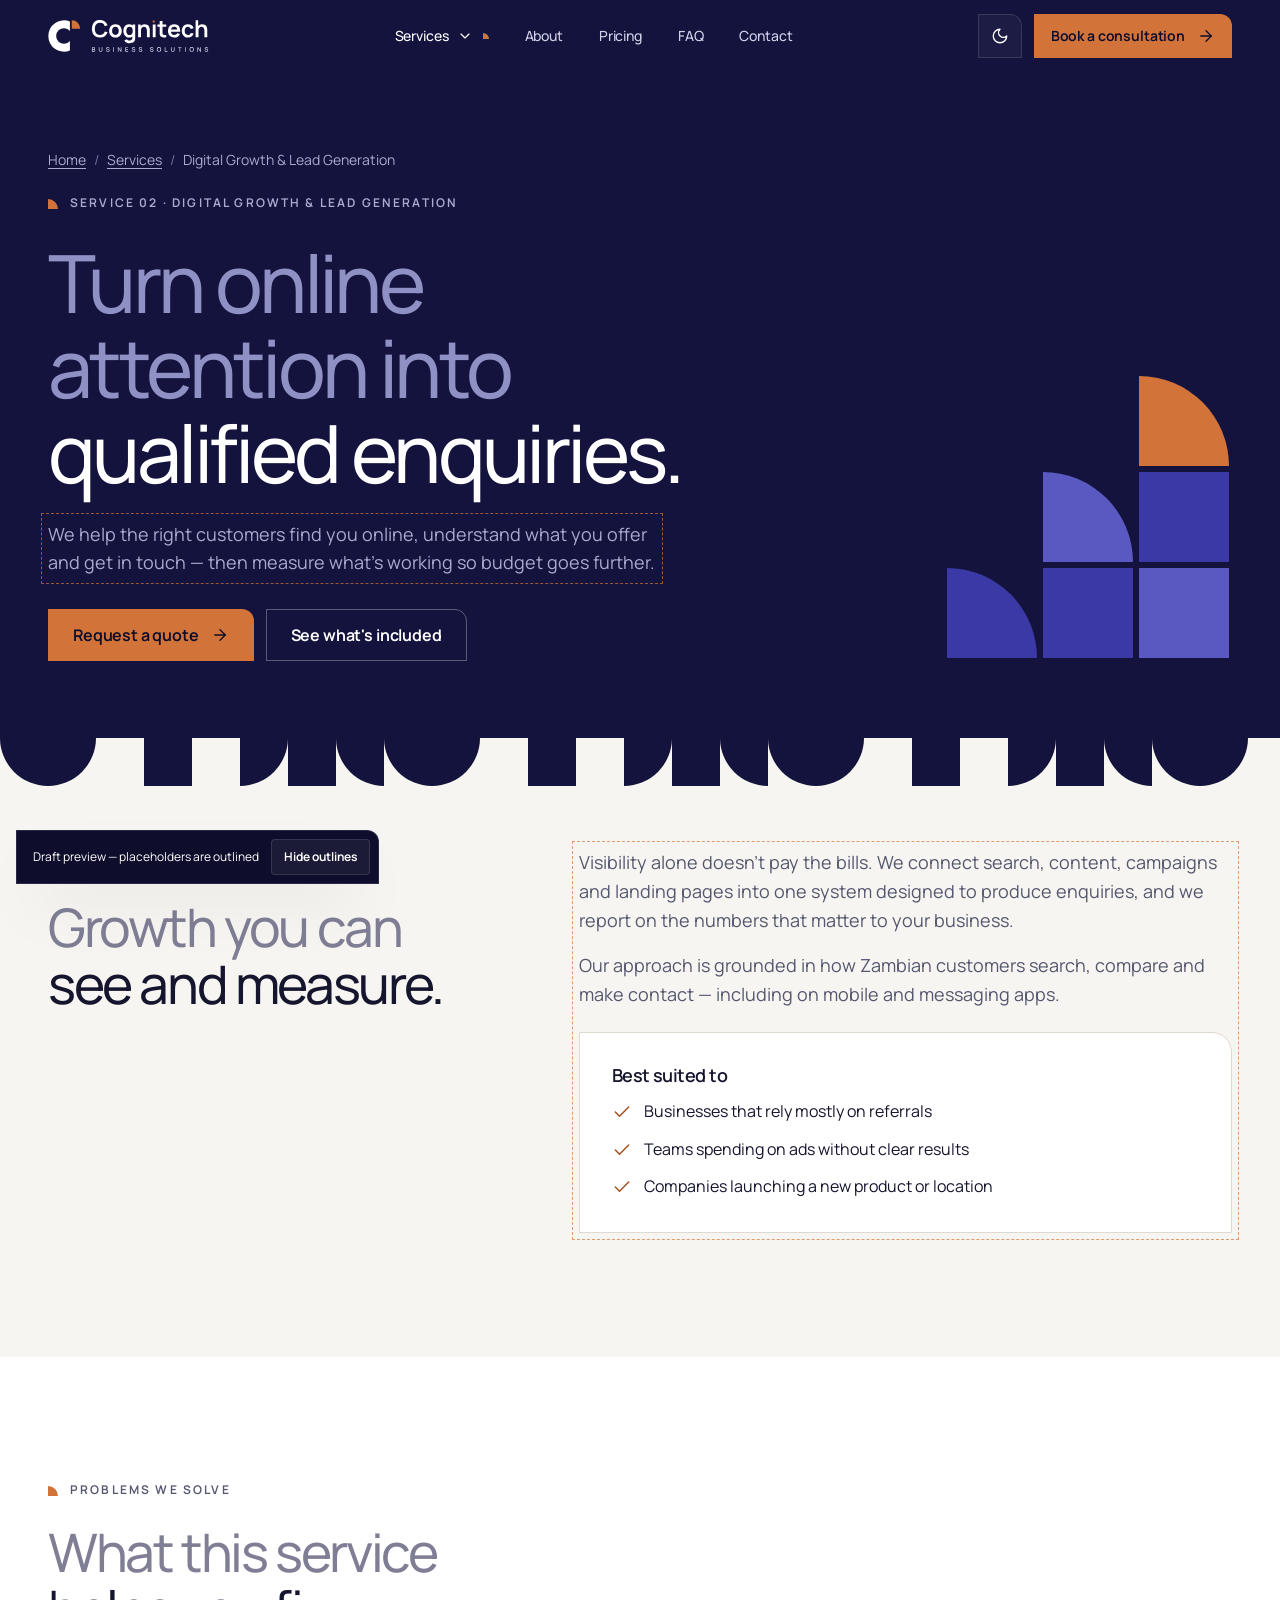
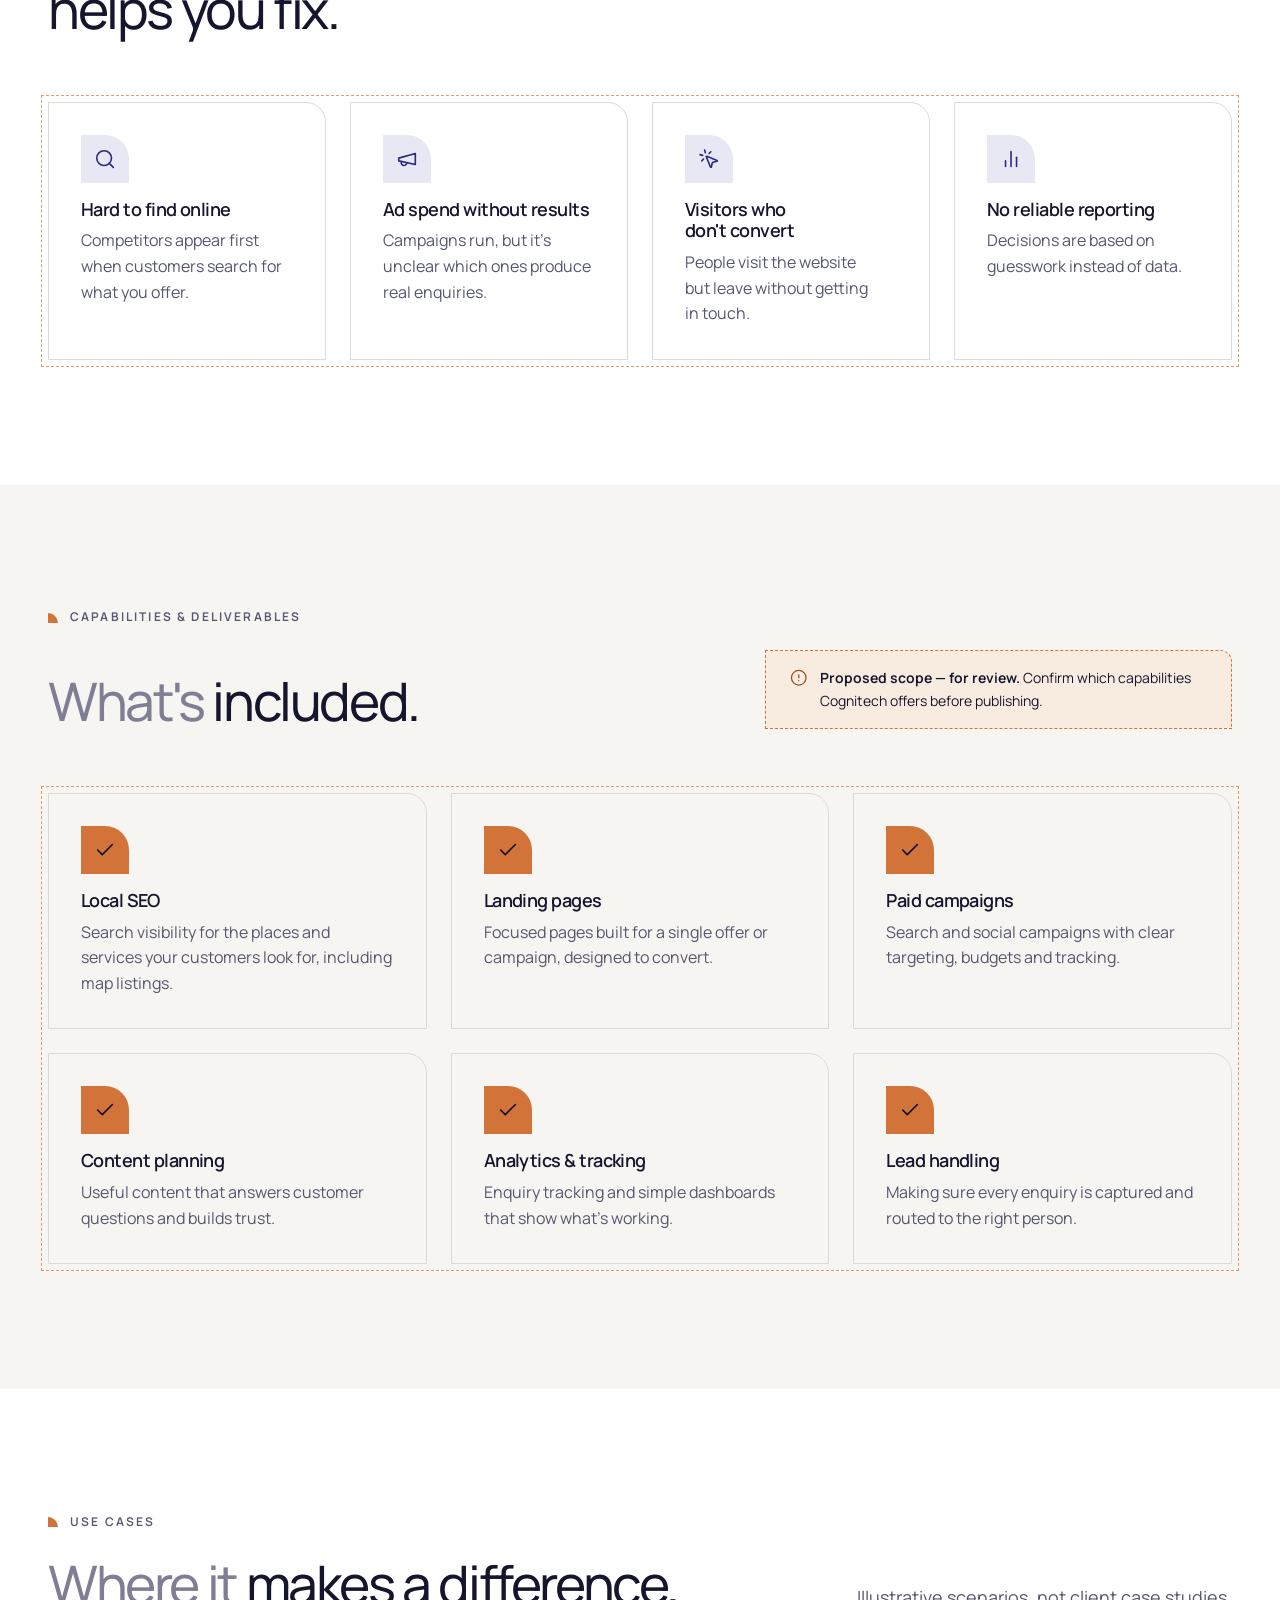
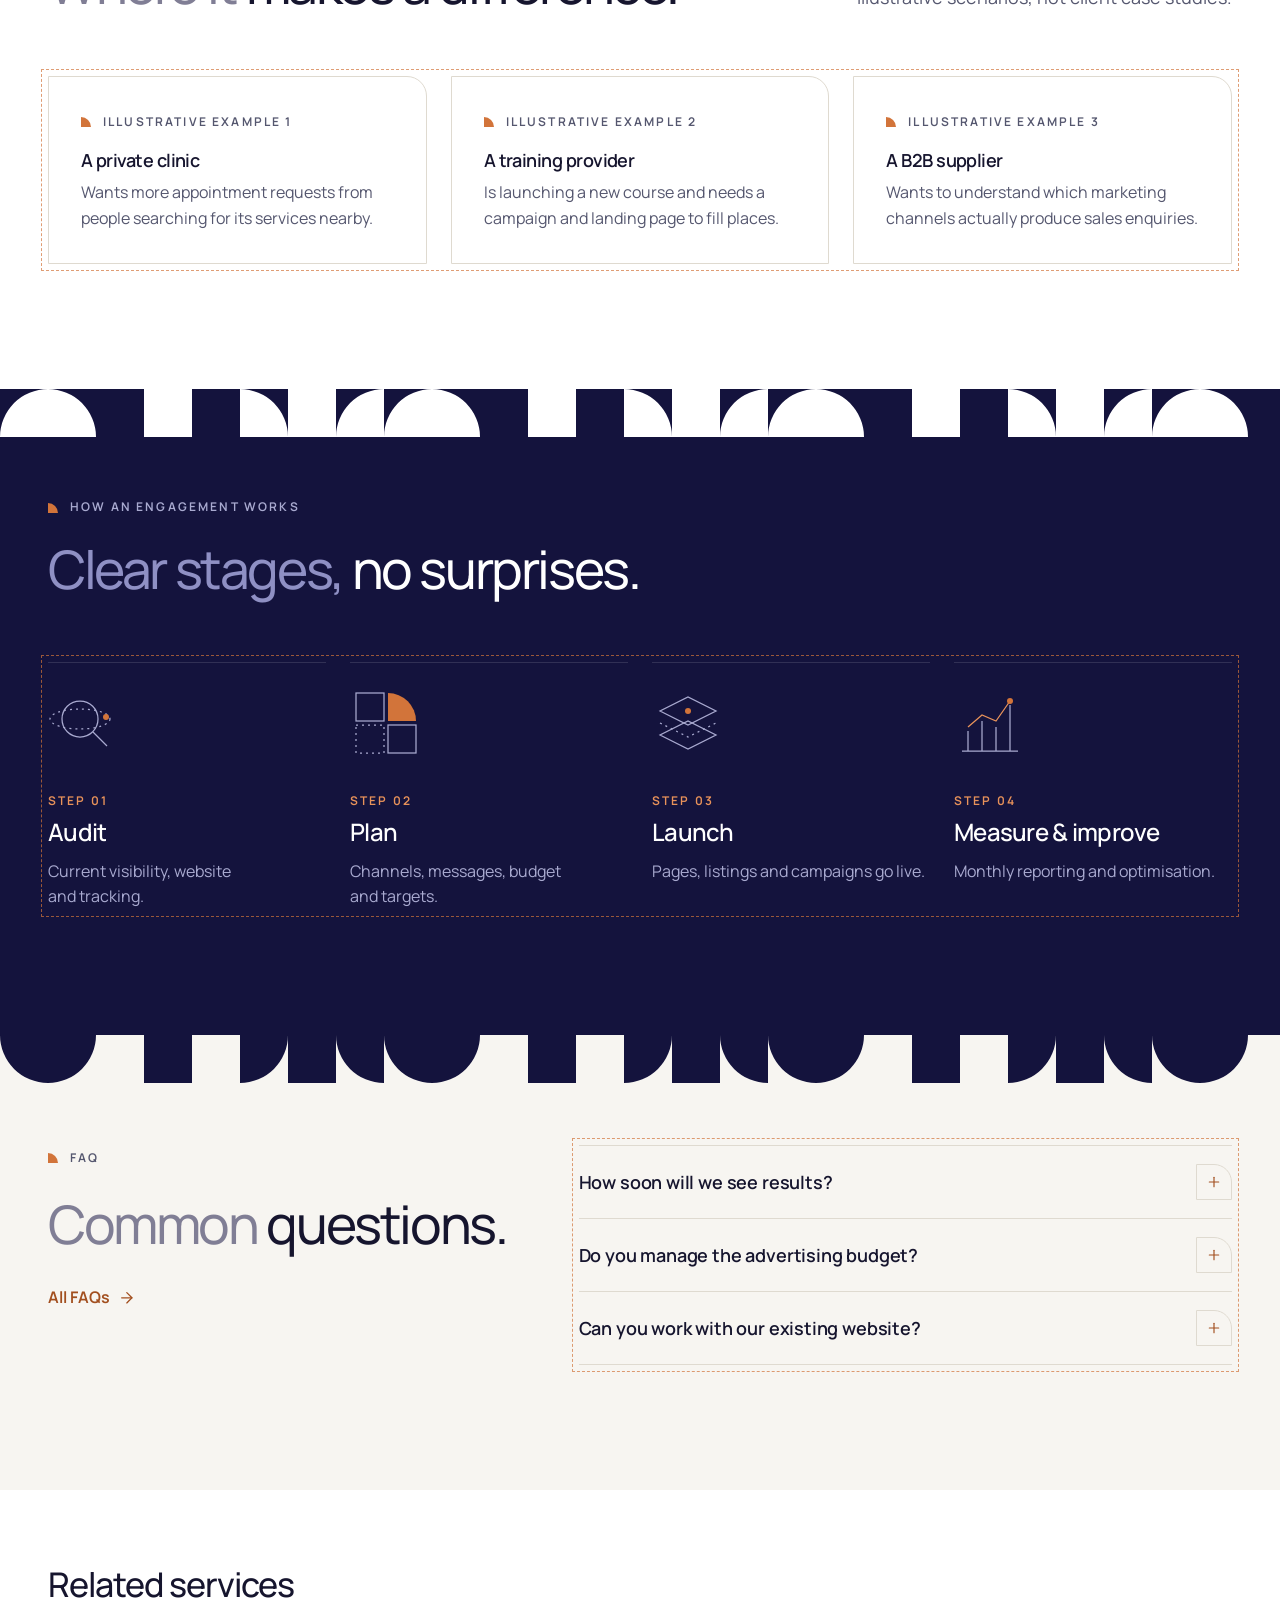
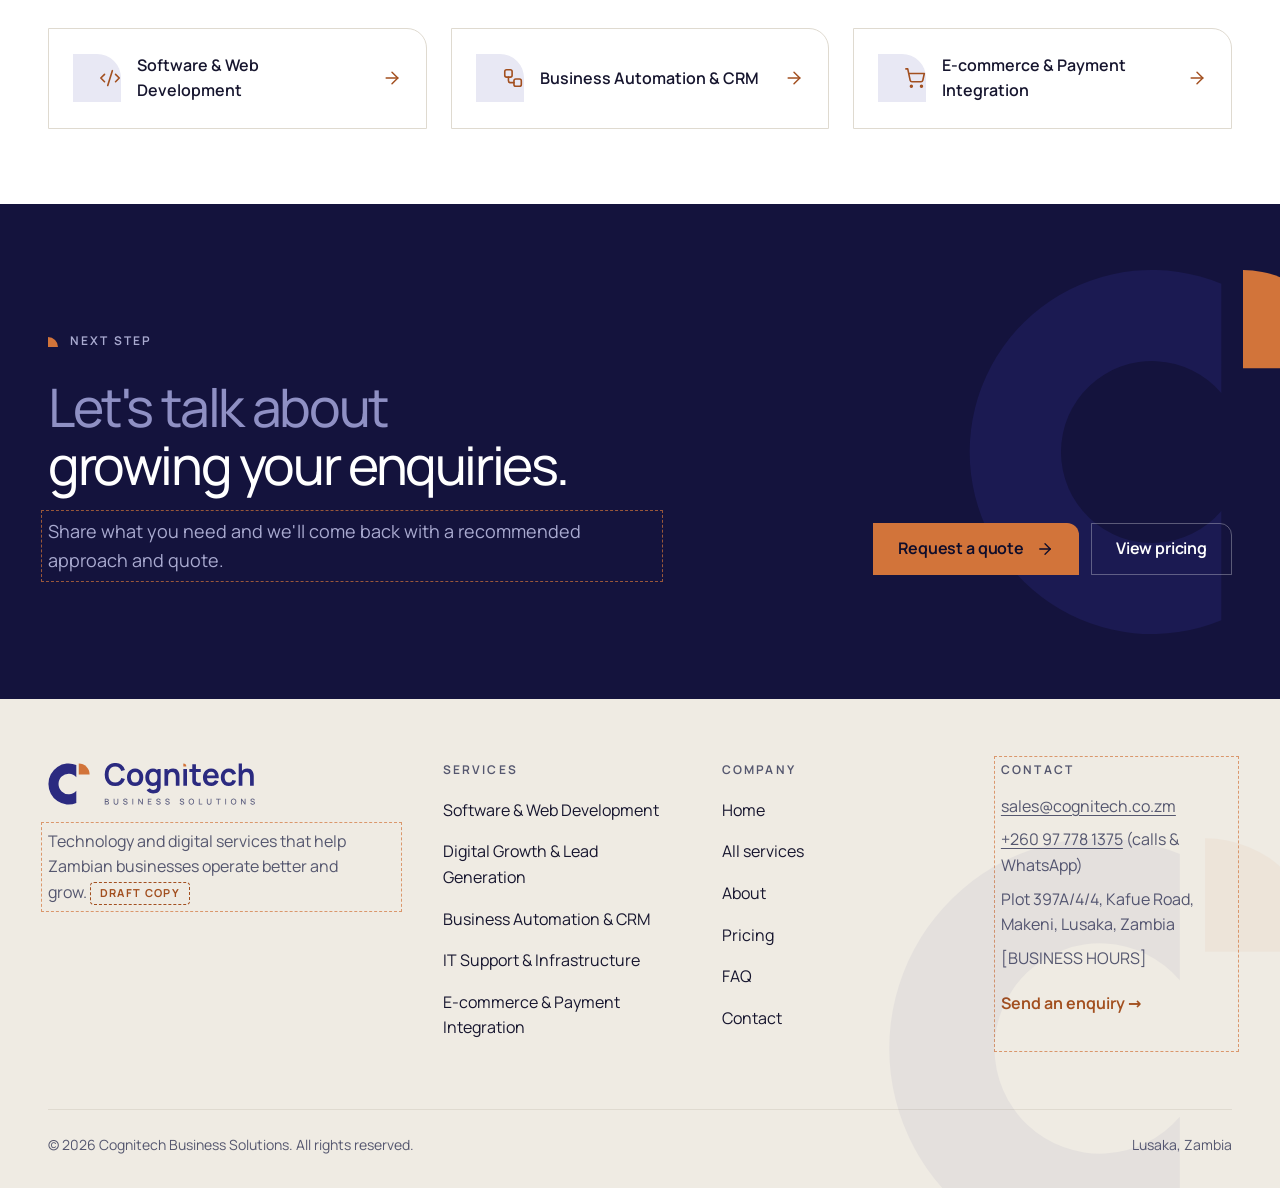
<file: services/digital-growth-lead-generation.html>
<!doctype html>
<html lang="en-ZM">
<head>
  <meta charset="utf-8">
  <meta name="viewport" content="width=device-width, initial-scale=1">
  <title>Digital Growth &amp; Lead Generation in Zambia | Cognitech Business Solutions</title>
  <meta name="description" content="Search visibility, campaigns and conversion-focused landing pages that bring qualified enquiries to you. Cognitech Business Solutions, Lusaka, Zambia. [Draft description]">
  <link rel="canonical" href="https://cognitech.co.zm/services/digital-growth-lead-generation.html">
  <meta name="theme-color" content="#14133d">
  <meta property="og:type" content="website">
  <meta property="og:site_name" content="Cognitech Business Solutions">
  <meta property="og:locale" content="en_ZM">
  <meta property="og:title" content="Digital Growth &amp; Lead Generation in Zambia | Cognitech Business Solutions">
  <meta property="og:description" content="Search visibility, campaigns and conversion-focused landing pages that bring qualified enquiries to you. Cognitech Business Solutions, Lusaka, Zambia. [Draft description]">
  <meta property="og:url" content="https://cognitech.co.zm/services/digital-growth-lead-generation.html">
  <meta property="og:image" content="https://cognitech.co.zm/assets/images/og-default.png">
  <meta property="og:image:width" content="1200">
  <meta property="og:image:height" content="630">
  <meta property="og:image:alt" content="Cognitech Business Solutions logo on a deep indigo background">
  <meta name="twitter:card" content="summary_large_image">
  <link rel="icon" href="../favicon.ico" sizes="32x32">
  <link rel="icon" href="../assets/brand/cognitech-app-icon.svg" type="image/svg+xml">
  <link rel="apple-touch-icon" href="../assets/brand/apple-touch-icon.png">
  <link rel="preload" href="../assets/fonts/manrope-latin-variable.woff2" as="font" type="font/woff2" crossorigin>
  <link rel="stylesheet" href="../css/tokens.css">
  <link rel="stylesheet" href="../css/base.css">
  <link rel="stylesheet" href="../css/layout.css">
  <link rel="stylesheet" href="../css/components.css">
  <link rel="stylesheet" href="../css/pages.css">
  <!-- layout:theme -->
<script>
  /* Theme: runs before the page is drawn so it never flashes the wrong colours.
     Uses the visitor's saved choice, otherwise their device setting. */
  (function (d) {
    d.classList.add("js");
    var t;
    try { t = localStorage.getItem("cognitech-theme"); } catch (e) {}
    if (t !== "light" && t !== "dark") {
      t = window.matchMedia && matchMedia("(prefers-color-scheme: dark)").matches ? "dark" : "light";
    }
    d.setAttribute("data-theme", t);
  })(document.documentElement);
</script>
<!-- /layout:theme -->
  <script src="../js/config.js" defer></script>
  <script src="../js/main.js" defer></script>
</head>
<body class="page-svc-growth">
<!-- layout:icons -->
<!-- Icon sprite: Lucide v0.460.0 (ISC licence, https://lucide.dev). Edit partials/icons.svg, then run tools/sync-layout.mjs. -->
<svg xmlns="http://www.w3.org/2000/svg" class="sprite" aria-hidden="true" focusable="false">
<symbol id="i-arrow-right" viewBox="0 0 24 24"><path d="M5 12h14" /> <path d="m12 5 7 7-7 7" /></symbol>
<symbol id="i-arrow-up-right" viewBox="0 0 24 24"><path d="M7 7h10v10" /> <path d="M7 17 17 7" /></symbol>
<symbol id="i-code-xml" viewBox="0 0 24 24"><path d="m18 16 4-4-4-4" /> <path d="m6 8-4 4 4 4" /> <path d="m14.5 4-5 16" /></symbol>
<symbol id="i-trending-up" viewBox="0 0 24 24"><polyline points="22 7 13.5 15.5 8.5 10.5 2 17" /> <polyline points="16 7 22 7 22 13" /></symbol>
<symbol id="i-workflow" viewBox="0 0 24 24"><rect width="8" height="8" x="3" y="3" rx="2" /> <path d="M7 11v4a2 2 0 0 0 2 2h4" /> <rect width="8" height="8" x="13" y="13" rx="2" /></symbol>
<symbol id="i-server" viewBox="0 0 24 24"><rect width="20" height="8" x="2" y="2" rx="2" ry="2" /> <rect width="20" height="8" x="2" y="14" rx="2" ry="2" /> <line x1="6" x2="6.01" y1="6" y2="6" /> <line x1="6" x2="6.01" y1="18" y2="18" /></symbol>
<symbol id="i-shopping-cart" viewBox="0 0 24 24"><circle cx="8" cy="21" r="1" /> <circle cx="19" cy="21" r="1" /> <path d="M2.05 2.05h2l2.66 12.42a2 2 0 0 0 2 1.58h9.78a2 2 0 0 0 1.95-1.57l1.65-7.43H5.12" /></symbol>
<symbol id="i-credit-card" viewBox="0 0 24 24"><rect width="20" height="14" x="2" y="5" rx="2" /> <line x1="2" x2="22" y1="10" y2="10" /></symbol>
<symbol id="i-menu" viewBox="0 0 24 24"><line x1="4" x2="20" y1="12" y2="12" /> <line x1="4" x2="20" y1="6" y2="6" /> <line x1="4" x2="20" y1="18" y2="18" /></symbol>
<symbol id="i-x" viewBox="0 0 24 24"><path d="M18 6 6 18" /> <path d="m6 6 12 12" /></symbol>
<symbol id="i-plus" viewBox="0 0 24 24"><path d="M5 12h14" /> <path d="M12 5v14" /></symbol>
<symbol id="i-check" viewBox="0 0 24 24"><path d="M20 6 9 17l-5-5" /></symbol>
<symbol id="i-mail" viewBox="0 0 24 24"><rect width="20" height="16" x="2" y="4" rx="2" /> <path d="m22 7-8.97 5.7a1.94 1.94 0 0 1-2.06 0L2 7" /></symbol>
<symbol id="i-phone" viewBox="0 0 24 24"><path d="M22 16.92v3a2 2 0 0 1-2.18 2 19.79 19.79 0 0 1-8.63-3.07 19.5 19.5 0 0 1-6-6 19.79 19.79 0 0 1-3.07-8.67A2 2 0 0 1 4.11 2h3a2 2 0 0 1 2 1.72 12.84 12.84 0 0 0 .7 2.81 2 2 0 0 1-.45 2.11L8.09 9.91a16 16 0 0 0 6 6l1.27-1.27a2 2 0 0 1 2.11-.45 12.84 12.84 0 0 0 2.81.7A2 2 0 0 1 22 16.92z" /></symbol>
<symbol id="i-message-circle" viewBox="0 0 24 24"><path d="M7.9 20A9 9 0 1 0 4 16.1L2 22Z" /></symbol>
<symbol id="i-map-pin" viewBox="0 0 24 24"><path d="M20 10c0 4.993-5.539 10.193-7.399 11.799a1 1 0 0 1-1.202 0C9.539 20.193 4 14.993 4 10a8 8 0 0 1 16 0" /> <circle cx="12" cy="10" r="3" /></symbol>
<symbol id="i-clock" viewBox="0 0 24 24"><circle cx="12" cy="12" r="10" /> <polyline points="12 6 12 12 16 14" /></symbol>
<symbol id="i-chevron-down" viewBox="0 0 24 24"><path d="m6 9 6 6 6-6" /></symbol>
<symbol id="i-target" viewBox="0 0 24 24"><circle cx="12" cy="12" r="10" /> <circle cx="12" cy="12" r="6" /> <circle cx="12" cy="12" r="2" /></symbol>
<symbol id="i-layers" viewBox="0 0 24 24"><path d="m12.83 2.18a2 2 0 0 0-1.66 0L2.6 6.08a1 1 0 0 0 0 1.83l8.58 3.91a2 2 0 0 0 1.66 0l8.58-3.9a1 1 0 0 0 0-1.83Z" /> <path d="m22 17.65-9.17 4.16a2 2 0 0 1-1.66 0L2 17.65" /> <path d="m22 12.65-9.17 4.16a2 2 0 0 1-1.66 0L2 12.65" /></symbol>
<symbol id="i-shield-check" viewBox="0 0 24 24"><path d="M20 13c0 5-3.5 7.5-7.66 8.95a1 1 0 0 1-.67-.01C7.5 20.5 4 18 4 13V6a1 1 0 0 1 1-1c2 0 4.5-1.2 6.24-2.72a1.17 1.17 0 0 1 1.52 0C14.51 3.81 17 5 19 5a1 1 0 0 1 1 1z" /> <path d="m9 12 2 2 4-4" /></symbol>
<symbol id="i-users" viewBox="0 0 24 24"><path d="M16 21v-2a4 4 0 0 0-4-4H6a4 4 0 0 0-4 4v2" /> <circle cx="9" cy="7" r="4" /> <path d="M22 21v-2a4 4 0 0 0-3-3.87" /> <path d="M16 3.13a4 4 0 0 1 0 7.75" /></symbol>
<symbol id="i-lightbulb" viewBox="0 0 24 24"><path d="M15 14c.2-1 .7-1.7 1.5-2.5 1-.9 1.5-2.2 1.5-3.5A6 6 0 0 0 6 8c0 1 .2 2.2 1.5 3.5.7.7 1.3 1.5 1.5 2.5" /> <path d="M9 18h6" /> <path d="M10 22h4" /></symbol>
<symbol id="i-compass" viewBox="0 0 24 24"><path d="m16.24 7.76-1.804 5.411a2 2 0 0 1-1.265 1.265L7.76 16.24l1.804-5.411a2 2 0 0 1 1.265-1.265z" /> <circle cx="12" cy="12" r="10" /></symbol>
<symbol id="i-search" viewBox="0 0 24 24"><circle cx="11" cy="11" r="8" /> <path d="m21 21-4.3-4.3" /></symbol>
<symbol id="i-refresh-cw" viewBox="0 0 24 24"><path d="M3 12a9 9 0 0 1 9-9 9.75 9.75 0 0 1 6.74 2.74L21 8" /> <path d="M21 3v5h-5" /> <path d="M21 12a9 9 0 0 1-9 9 9.75 9.75 0 0 1-6.74-2.74L3 16" /> <path d="M8 16H3v5" /></symbol>
<symbol id="i-chart-no-axes-column" viewBox="0 0 24 24"><line x1="18" x2="18" y1="20" y2="10" /> <line x1="12" x2="12" y1="20" y2="4" /> <line x1="6" x2="6" y1="20" y2="14" /></symbol>
<symbol id="i-life-buoy" viewBox="0 0 24 24"><circle cx="12" cy="12" r="10" /> <path d="m4.93 4.93 4.24 4.24" /> <path d="m14.83 9.17 4.24-4.24" /> <path d="m14.83 14.83 4.24 4.24" /> <path d="m9.17 14.83-4.24 4.24" /> <circle cx="12" cy="12" r="4" /></symbol>
<symbol id="i-zap" viewBox="0 0 24 24"><path d="M4 14a1 1 0 0 1-.78-1.63l9.9-10.2a.5.5 0 0 1 .86.46l-1.92 6.02A1 1 0 0 0 13 10h7a1 1 0 0 1 .78 1.63l-9.9 10.2a.5.5 0 0 1-.86-.46l1.92-6.02A1 1 0 0 0 11 14z" /></symbol>
<symbol id="i-handshake" viewBox="0 0 24 24"><path d="m11 17 2 2a1 1 0 1 0 3-3" /> <path d="m14 14 2.5 2.5a1 1 0 1 0 3-3l-3.88-3.88a3 3 0 0 0-4.24 0l-.88.88a1 1 0 1 1-3-3l2.81-2.81a5.79 5.79 0 0 1 7.06-.87l.47.28a2 2 0 0 0 1.42.25L21 4" /> <path d="m21 3 1 11h-2" /> <path d="M3 3 2 14l6.5 6.5a1 1 0 1 0 3-3" /> <path d="M3 4h8" /></symbol>
<symbol id="i-file-text" viewBox="0 0 24 24"><path d="M15 2H6a2 2 0 0 0-2 2v16a2 2 0 0 0 2 2h12a2 2 0 0 0 2-2V7Z" /> <path d="M14 2v4a2 2 0 0 0 2 2h4" /> <path d="M10 9H8" /> <path d="M16 13H8" /> <path d="M16 17H8" /></symbol>
<symbol id="i-calendar-check" viewBox="0 0 24 24"><path d="M8 2v4" /> <path d="M16 2v4" /> <rect width="18" height="18" x="3" y="4" rx="2" /> <path d="M3 10h18" /> <path d="m9 16 2 2 4-4" /></symbol>
<symbol id="i-send" viewBox="0 0 24 24"><path d="M14.536 21.686a.5.5 0 0 0 .937-.024l6.5-19a.496.496 0 0 0-.635-.635l-19 6.5a.5.5 0 0 0-.024.937l7.93 3.18a2 2 0 0 1 1.112 1.11z" /> <path d="m21.854 2.147-10.94 10.939" /></symbol>
<symbol id="i-circle-alert" viewBox="0 0 24 24"><circle cx="12" cy="12" r="10" /> <line x1="12" x2="12" y1="8" y2="12" /> <line x1="12" x2="12.01" y1="16" y2="16" /></symbol>
<symbol id="i-circle-check" viewBox="0 0 24 24"><circle cx="12" cy="12" r="10" /> <path d="m9 12 2 2 4-4" /></symbol>
<symbol id="i-gauge" viewBox="0 0 24 24"><path d="m12 14 4-4" /> <path d="M3.34 19a10 10 0 1 1 17.32 0" /></symbol>
<symbol id="i-puzzle" viewBox="0 0 24 24"><path d="M15.39 4.39a1 1 0 0 0 1.68-.474 2.5 2.5 0 1 1 3.014 3.015 1 1 0 0 0-.474 1.68l1.683 1.682a2.414 2.414 0 0 1 0 3.414L19.61 15.39a1 1 0 0 1-1.68-.474 2.5 2.5 0 1 0-3.014 3.015 1 1 0 0 1 .474 1.68l-1.683 1.682a2.414 2.414 0 0 1-3.414 0L8.61 19.61a1 1 0 0 0-1.68.474 2.5 2.5 0 1 1-3.014-3.015 1 1 0 0 0 .474-1.68l-1.683-1.682a2.414 2.414 0 0 1 0-3.414L4.39 8.61a1 1 0 0 1 1.68.474 2.5 2.5 0 1 0 3.014-3.015 1 1 0 0 1-.474-1.68l1.683-1.682a2.414 2.414 0 0 1 3.414 0z" /></symbol>
<symbol id="i-repeat" viewBox="0 0 24 24"><path d="m17 2 4 4-4 4" /> <path d="M3 11v-1a4 4 0 0 1 4-4h14" /> <path d="m7 22-4-4 4-4" /> <path d="M21 13v1a4 4 0 0 1-4 4H3" /></symbol>
<symbol id="i-database" viewBox="0 0 24 24"><ellipse cx="12" cy="5" rx="9" ry="3" /> <path d="M3 5V19A9 3 0 0 0 21 19V5" /> <path d="M3 12A9 3 0 0 0 21 12" /></symbol>
<symbol id="i-wifi" viewBox="0 0 24 24"><path d="M12 20h.01" /> <path d="M2 8.82a15 15 0 0 1 20 0" /> <path d="M5 12.859a10 10 0 0 1 14 0" /> <path d="M8.5 16.429a5 5 0 0 1 7 0" /></symbol>
<symbol id="i-monitor-smartphone" viewBox="0 0 24 24"><path d="M18 8V6a2 2 0 0 0-2-2H4a2 2 0 0 0-2 2v7a2 2 0 0 0 2 2h8" /> <path d="M10 19v-3.96 3.15" /> <path d="M7 19h5" /> <rect width="6" height="10" x="16" y="12" rx="2" /></symbol>
<symbol id="i-store" viewBox="0 0 24 24"><path d="m2 7 4.41-4.41A2 2 0 0 1 7.83 2h8.34a2 2 0 0 1 1.42.59L22 7" /> <path d="M4 12v8a2 2 0 0 0 2 2h12a2 2 0 0 0 2-2v-8" /> <path d="M15 22v-4a2 2 0 0 0-2-2h-2a2 2 0 0 0-2 2v4" /> <path d="M2 7h20" /> <path d="M22 7v3a2 2 0 0 1-2 2a2.7 2.7 0 0 1-1.59-.63.7.7 0 0 0-.82 0A2.7 2.7 0 0 1 16 12a2.7 2.7 0 0 1-1.59-.63.7.7 0 0 0-.82 0A2.7 2.7 0 0 1 12 12a2.7 2.7 0 0 1-1.59-.63.7.7 0 0 0-.82 0A2.7 2.7 0 0 1 8 12a2.7 2.7 0 0 1-1.59-.63.7.7 0 0 0-.82 0A2.7 2.7 0 0 1 4 12a2 2 0 0 1-2-2V7" /></symbol>
<symbol id="i-wallet" viewBox="0 0 24 24"><path d="M19 7V4a1 1 0 0 0-1-1H5a2 2 0 0 0 0 4h15a1 1 0 0 1 1 1v4h-3a2 2 0 0 0 0 4h3a1 1 0 0 0 1-1v-2a1 1 0 0 0-1-1" /> <path d="M3 5v14a2 2 0 0 0 2 2h15a1 1 0 0 0 1-1v-4" /></symbol>
<symbol id="i-megaphone" viewBox="0 0 24 24"><path d="m3 11 18-5v12L3 14v-3z" /> <path d="M11.6 16.8a3 3 0 1 1-5.8-1.6" /></symbol>
<symbol id="i-mouse-pointer-click" viewBox="0 0 24 24"><path d="M14 4.1 12 6" /> <path d="m5.1 8-2.9-.8" /> <path d="m6 12-1.9 2" /> <path d="M7.2 2.2 8 5.1" /> <path d="M9.037 9.69a.498.498 0 0 1 .653-.653l11 4.5a.5.5 0 0 1-.074.949l-4.349 1.041a1 1 0 0 0-.74.739l-1.04 4.35a.5.5 0 0 1-.95.074z" /></symbol>
<symbol id="i-bot" viewBox="0 0 24 24"><path d="M12 8V4H8" /> <rect width="16" height="12" x="4" y="8" rx="2" /> <path d="M2 14h2" /> <path d="M20 14h2" /> <path d="M15 13v2" /> <path d="M9 13v2" /></symbol>
<symbol id="i-cloud" viewBox="0 0 24 24"><path d="M17.5 19H9a7 7 0 1 1 6.71-9h1.79a4.5 4.5 0 1 1 0 9Z" /></symbol>
<symbol id="i-lock" viewBox="0 0 24 24"><rect width="18" height="11" x="3" y="11" rx="2" ry="2" /> <path d="M7 11V7a5 5 0 0 1 10 0v4" /></symbol>
<symbol id="i-heart-handshake" viewBox="0 0 24 24"><path d="M19 14c1.49-1.46 3-3.21 3-5.5A5.5 5.5 0 0 0 16.5 3c-1.76 0-3 .5-4.5 2-1.5-1.5-2.74-2-4.5-2A5.5 5.5 0 0 0 2 8.5c0 2.3 1.5 4.05 3 5.5l7 7Z" /> <path d="M12 5 9.04 7.96a2.17 2.17 0 0 0 0 3.08c.82.82 2.13.85 3 .07l2.07-1.9a2.82 2.82 0 0 1 3.79 0l2.96 2.66" /> <path d="m18 15-2-2" /> <path d="m15 18-2-2" /></symbol>
<symbol id="i-scale" viewBox="0 0 24 24"><path d="m16 16 3-8 3 8c-.87.65-1.92 1-3 1s-2.13-.35-3-1Z" /> <path d="m2 16 3-8 3 8c-.87.65-1.92 1-3 1s-2.13-.35-3-1Z" /> <path d="M7 21h10" /> <path d="M12 3v18" /> <path d="M3 7h2c2 0 5-1 7-2 2 1 5 2 7 2h2" /></symbol>
<symbol id="i-moon" viewBox="0 0 24 24"><path d="M12 3a6 6 0 0 0 9 9 9 9 0 1 1-9-9Z" /></symbol>
<symbol id="i-sun" viewBox="0 0 24 24"><circle cx="12" cy="12" r="4" /> <path d="M12 2v2" /> <path d="M12 20v2" /> <path d="m4.93 4.93 1.41 1.41" /> <path d="m17.66 17.66 1.41 1.41" /> <path d="M2 12h2" /> <path d="M20 12h2" /> <path d="m6.34 17.66-1.41 1.41" /> <path d="m19.07 4.93-1.41 1.41" /></symbol>
</svg>
<!-- /layout:icons -->
<!-- layout:header -->
<a class="skip-link" href="#main">Skip to content</a>
<header class="site-header" data-header>
  <div class="container site-header__inner">
    <a class="site-header__logo" href="../index.html" data-nav="home">
      <img src="../assets/brand/cognitech-logo-white.svg" width="203" height="40" alt="Cognitech Business Solutions — home">
    </a>
    <nav class="nav" aria-label="Main">
      <ul class="nav__list">
        <li class="nav__item nav__item--current" data-dropdown>
          <button class="nav__toggle" type="button" aria-expanded="false" aria-controls="nav-services">
            Services <svg class="icon" aria-hidden="true"><use href="#i-chevron-down"/></svg>
          </button>
          <div class="nav__panel" id="nav-services" hidden>
            <ul>
              <li><a href="../services/software-web-development.html" data-nav="svc-software"><span class="icon-tile"><svg class="icon" aria-hidden="true"><use href="#i-code-xml"/></svg></span>Software &amp; Web Development</a></li>
              <li><a href="../services/digital-growth-lead-generation.html" data-nav="svc-growth" aria-current="page"><span class="icon-tile"><svg class="icon" aria-hidden="true"><use href="#i-trending-up"/></svg></span>Digital Growth &amp; Lead Generation</a></li>
              <li><a href="../services/business-automation-crm.html" data-nav="svc-automation"><span class="icon-tile"><svg class="icon" aria-hidden="true"><use href="#i-workflow"/></svg></span>Business Automation &amp; CRM</a></li>
              <li><a href="../services/it-support-infrastructure.html" data-nav="svc-it"><span class="icon-tile"><svg class="icon" aria-hidden="true"><use href="#i-server"/></svg></span>IT Support &amp; Infrastructure</a></li>
              <li><a href="../services/ecommerce-payment-integration.html" data-nav="svc-ecommerce"><span class="icon-tile"><svg class="icon" aria-hidden="true"><use href="#i-shopping-cart"/></svg></span>E-commerce &amp; Payment Integration</a></li>
              <li class="nav__panel-all"><a href="../services.html" data-nav="services">All services <svg class="icon" aria-hidden="true"><use href="#i-arrow-right"/></svg></a></li>
            </ul>
          </div>
        </li>
        <li><a class="nav__link" href="../about.html" data-nav="about">About</a></li>
        <li><a class="nav__link" href="../pricing.html" data-nav="pricing">Pricing</a></li>
        <li><a class="nav__link" href="../faq.html" data-nav="faq">FAQ</a></li>
        <li><a class="nav__link" href="../contact.html" data-nav="contact">Contact</a></li>
      </ul>
    </nav>
    <div class="site-header__actions">
    <button class="theme-toggle" type="button" aria-pressed="false" title="Switch to dark mode" data-theme-toggle>
      <span class="visually-hidden">Dark mode</span>
      <svg class="icon icon-moon" aria-hidden="true"><use href="#i-moon"/></svg>
      <svg class="icon icon-sun" aria-hidden="true"><use href="#i-sun"/></svg>
    </button>
    <a class="btn btn--primary btn--sm site-header__cta" href="../contact.html">Book a consultation <svg class="icon" aria-hidden="true"><use href="#i-arrow-right"/></svg></a>
    <button class="menu-button" type="button" aria-expanded="false" aria-controls="mobile-menu" data-menu-button>
      <span>Menu</span>
      <svg class="icon icon-open" aria-hidden="true"><use href="#i-menu"/></svg>
      <svg class="icon icon-close" aria-hidden="true"><use href="#i-x"/></svg>
    </button>
    </div>
  </div>
</header>
<div class="mobile-menu" id="mobile-menu" hidden data-mobile-menu>
  <nav aria-label="Mobile">
    <ul class="mobile-menu__list">
      <li><a class="mobile-menu__link" href="../index.html" data-nav="home">Home</a></li>
      <li>
        <a class="mobile-menu__link" href="../services.html" data-nav="services">Services</a>
        <ul class="mobile-menu__sub">
          <li><a href="../services/software-web-development.html" data-nav="svc-software">Software &amp; Web Development</a></li>
          <li><a href="../services/digital-growth-lead-generation.html" data-nav="svc-growth" aria-current="page">Digital Growth &amp; Lead Generation</a></li>
          <li><a href="../services/business-automation-crm.html" data-nav="svc-automation">Business Automation &amp; CRM</a></li>
          <li><a href="../services/it-support-infrastructure.html" data-nav="svc-it">IT Support &amp; Infrastructure</a></li>
          <li><a href="../services/ecommerce-payment-integration.html" data-nav="svc-ecommerce">E-commerce &amp; Payment Integration</a></li>
        </ul>
      </li>
      <li><a class="mobile-menu__link" href="../about.html" data-nav="about">About</a></li>
      <li><a class="mobile-menu__link" href="../pricing.html" data-nav="pricing">Pricing</a></li>
      <li><a class="mobile-menu__link" href="../faq.html" data-nav="faq">FAQ</a></li>
      <li><a class="mobile-menu__link" href="../contact.html" data-nav="contact">Contact</a></li>
    </ul>
    <div class="mobile-menu__cta">
      <a class="btn btn--primary" href="../contact.html">Book a consultation <svg class="icon" aria-hidden="true"><use href="#i-arrow-right"/></svg></a>
    </div>
  </nav>
</div>
<!-- /layout:header -->
<main id="main" tabindex="-1">

<section class="page-hero band-ink">
  <div class="container page-hero__grid">
    <div class="page-hero__copy">
      <nav class="breadcrumb" aria-label="Breadcrumb"><ol><li><a href="../index.html">Home</a></li><li><a href="../services.html">Services</a></li><li aria-current="page">Digital Growth &amp; Lead Generation</li></ol></nav>
      <p class="eyebrow">Service 02 · Digital Growth &amp; Lead Generation</p>
      <h1 class="display">Turn online attention into <span class="hl">qualified enquiries.</span></h1>
      <p class="lede" data-placeholder="copy">We help the right customers find you online, understand what you offer and get in touch — then measure what's working so budget goes further.</p>
      <div class="btn-row"><a class="btn btn--primary" href="../contact.html?service=digital-growth-lead-generation#enquiry">Request a quote <svg class="icon" aria-hidden="true"><use href="#i-arrow-right"/></svg></a><a class="btn btn--ghost" href="#capabilities">See what's included</a></div>
    </div>
    <div class="page-hero__art"><svg class="qart" viewBox="0 0 96 96" aria-hidden="true" focusable="false"><path class="qc" d="M65.0 31.0L95.0 31.0A30 30 0 0 0 65.0 1.0Z"/><path class="q2" d="M33.0 63.0L63.0 63.0A30 30 0 0 0 33.0 33.0Z"/><rect class="q1" x="65.0" y="33.0" width="30" height="30"/><path class="q1" d="M1.0 95.0L31.0 95.0A30 30 0 0 0 1.0 65.0Z"/><rect class="q1" x="33.0" y="65.0" width="30" height="30"/><rect class="q2" x="65.0" y="65.0" width="30" height="30"/></svg></div>
  </div>
</section>

<div class="q-divider" style="--from: var(--band-ink); --to: var(--band-paper);" aria-hidden="true"></div>

<section class="section band-paper section--flush-top" aria-labelledby="overview-title">
  <div class="container split">
    <div class="stack">
      <p class="eyebrow">Overview</p>
      <h2 class="headline" id="overview-title">Growth you can <span class="hl">see and measure.</span></h2>
    </div>
    <div class="stack" data-placeholder="copy">
      <div class="prose stack"><p>Visibility alone doesn't pay the bills. We connect search, content, campaigns and landing pages into one system designed to produce enquiries, and we report on the numbers that matter to your business.</p><p>Our approach is grounded in how Zambian customers search, compare and make contact — including on mobile and messaging apps.</p></div>
      <div class="card">
        <h3 class="u-mt-0">Best suited to</h3>
        <ul class="check-list u-mt-3"><li><svg class="icon" aria-hidden="true"><use href="#i-check"/></svg><span>Businesses that rely mostly on referrals</span></li><li><svg class="icon" aria-hidden="true"><use href="#i-check"/></svg><span>Teams spending on ads without clear results</span></li><li><svg class="icon" aria-hidden="true"><use href="#i-check"/></svg><span>Companies launching a new product or location</span></li></ul>
      </div>
    </div>
  </div>
</section>

<section class="section band-white" aria-labelledby="problems-title">
  <div class="container">
    <div class="section-head section-head--split">
      <p class="eyebrow">Problems we solve</p>
      <h2 class="headline" id="problems-title">What this service <span class="hl">helps you fix.</span></h2>
    </div>
    <div class="grid grid--4" data-placeholder="copy"><div class="card reveal"><span class="icon-tile"><svg class="icon" aria-hidden="true"><use href="#i-search"/></svg></span><h3>Hard to find online</h3><p>Competitors appear first when customers search for what you offer.</p></div><div class="card reveal"><span class="icon-tile"><svg class="icon" aria-hidden="true"><use href="#i-megaphone"/></svg></span><h3>Ad spend without results</h3><p>Campaigns run, but it's unclear which ones produce real enquiries.</p></div><div class="card reveal"><span class="icon-tile"><svg class="icon" aria-hidden="true"><use href="#i-mouse-pointer-click"/></svg></span><h3>Visitors who don't convert</h3><p>People visit the website but leave without getting in touch.</p></div><div class="card reveal"><span class="icon-tile"><svg class="icon" aria-hidden="true"><use href="#i-chart-no-axes-column"/></svg></span><h3>No reliable reporting</h3><p>Decisions are based on guesswork instead of data.</p></div></div>
  </div>
</section>

<section class="section band-paper" id="capabilities" aria-labelledby="cap-title">
  <div class="container">
    <div class="section-head section-head--split">
      <p class="eyebrow">Capabilities &amp; deliverables</p>
      <h2 class="headline" id="cap-title">What's <span class="hl">included.</span></h2>
      <p class="notice"><svg class="icon" aria-hidden="true"><use href="#i-circle-alert"/></svg><span><strong>Proposed scope — for review.</strong> Confirm which capabilities Cognitech offers before publishing.</span></p>
    </div>
    <div class="grid grid--3" data-placeholder="scope"><div class="card card--plain reveal"><span class="icon-tile icon-tile--copper"><svg class="icon" aria-hidden="true"><use href="#i-check"/></svg></span><h3>Local SEO</h3><p>Search visibility for the places and services your customers look for, including map listings.</p></div><div class="card card--plain reveal"><span class="icon-tile icon-tile--copper"><svg class="icon" aria-hidden="true"><use href="#i-check"/></svg></span><h3>Landing pages</h3><p>Focused pages built for a single offer or campaign, designed to convert.</p></div><div class="card card--plain reveal"><span class="icon-tile icon-tile--copper"><svg class="icon" aria-hidden="true"><use href="#i-check"/></svg></span><h3>Paid campaigns</h3><p>Search and social campaigns with clear targeting, budgets and tracking.</p></div><div class="card card--plain reveal"><span class="icon-tile icon-tile--copper"><svg class="icon" aria-hidden="true"><use href="#i-check"/></svg></span><h3>Content planning</h3><p>Useful content that answers customer questions and builds trust.</p></div><div class="card card--plain reveal"><span class="icon-tile icon-tile--copper"><svg class="icon" aria-hidden="true"><use href="#i-check"/></svg></span><h3>Analytics & tracking</h3><p>Enquiry tracking and simple dashboards that show what's working.</p></div><div class="card card--plain reveal"><span class="icon-tile icon-tile--copper"><svg class="icon" aria-hidden="true"><use href="#i-check"/></svg></span><h3>Lead handling</h3><p>Making sure every enquiry is captured and routed to the right person.</p></div></div>
  </div>
</section>

<section class="section band-white" aria-labelledby="cases-title">
  <div class="container">
    <div class="section-head section-head--split">
      <p class="eyebrow">Use cases</p>
      <h2 class="headline" id="cases-title">Where it <span class="hl">makes a difference.</span></h2>
      <p class="lede">Illustrative scenarios, not client case studies.</p>
    </div>
    <div class="grid grid--3" data-placeholder="copy"><article class="card reveal"><p class="eyebrow">Illustrative example 1</p><h3>A private clinic</h3><p>Wants more appointment requests from people searching for its services nearby.</p></article><article class="card reveal"><p class="eyebrow">Illustrative example 2</p><h3>A training provider</h3><p>Is launching a new course and needs a campaign and landing page to fill places.</p></article><article class="card reveal"><p class="eyebrow">Illustrative example 3</p><h3>A B2B supplier</h3><p>Wants to understand which marketing channels actually produce sales enquiries.</p></article></div>
  </div>
</section>

<div class="q-divider q-divider--flip" style="--from: var(--band-white); --to: var(--band-ink);" aria-hidden="true"></div>

<section class="section band-ink section--flush-top" aria-labelledby="engage-title">
  <div class="container">
    <div class="section-head section-head--split">
      <p class="eyebrow">How an engagement works</p>
      <h2 class="headline" id="engage-title">Clear stages, <span class="hl">no surprises.</span></h2>
    </div>
    <ol class="steps steps--4" role="list" data-placeholder="copy"><li class="step reveal">
  <svg class="step__art wire" viewBox="0 0 72 72" aria-hidden="true"><circle cx="32" cy="32" r="18"/><path d="M45 45l14 14"/><ellipse cx="32" cy="32" rx="30" ry="10" stroke-dasharray="2 4"/><circle class="wf" cx="58" cy="30" r="3"/></svg>
  <span class="step__label">Step 01</span>
  <h3>Audit</h3>
  <p>Current visibility, website and tracking.</p>
</li><li class="step reveal">
  <svg class="step__art wire" viewBox="0 0 72 72" aria-hidden="true"><rect x="6" y="6" width="28" height="28"/><rect x="38" y="38" width="28" height="28"/><rect x="6" y="38" width="28" height="28" stroke-dasharray="2 4"/><path class="wf" d="M38 34V6a28 28 0 0 1 28 28z"/></svg>
  <span class="step__label">Step 02</span>
  <h3>Plan</h3>
  <p>Channels, messages, budget and targets.</p>
</li><li class="step reveal">
  <svg class="step__art wire" viewBox="0 0 72 72" aria-hidden="true"><path d="M8 48l28 14 28-14-28-14z"/><path d="M8 36l28 14 28-14" stroke-dasharray="2 4"/><path d="M8 24l28 14 28-14L36 10z"/><circle class="wf" cx="36" cy="24" r="3"/></svg>
  <span class="step__label">Step 03</span>
  <h3>Launch</h3>
  <p>Pages, listings and campaigns go live.</p>
</li><li class="step reveal">
  <svg class="step__art wire" viewBox="0 0 72 72" aria-hidden="true"><path d="M8 64h56"/><path d="M14 64V44M28 64V34M42 64V40M56 64V18" /><path class="wc" d="M14 40l14-12 14 6 14-20"/><circle class="wf" cx="56" cy="14" r="3"/></svg>
  <span class="step__label">Step 04</span>
  <h3>Measure &amp; improve</h3>
  <p>Monthly reporting and optimisation.</p>
</li></ol>
  </div>
</section>
<div class="q-divider" style="--from: var(--band-ink); --to: var(--band-paper);" aria-hidden="true"></div>


<section class="section band-paper section--flush-top" aria-labelledby="sfaq-title">
  <div class="container split">
    <div class="split__sticky stack">
      <p class="eyebrow">FAQ</p>
      <h2 class="headline" id="sfaq-title">Common <span class="hl">questions.</span></h2>
      <a class="link-arrow" href="../faq.html">All FAQs <svg class="icon" aria-hidden="true"><use href="#i-arrow-right"/></svg></a>
    </div>
    <div class="faq" data-placeholder="copy"><details class="faq__item">
  <summary>How soon will we see results?<span class="faq__icon"><svg class="icon" aria-hidden="true"><use href="#i-plus"/></svg></span></summary>
  <div class="faq__answer"><p>Paid campaigns can produce enquiries quickly; search visibility usually builds over months. We set realistic expectations during planning.</p></div>
</details><details class="faq__item">
  <summary>Do you manage the advertising budget?<span class="faq__icon"><svg class="icon" aria-hidden="true"><use href="#i-plus"/></svg></span></summary>
  <div class="faq__answer"><p>[BUDGET MANAGEMENT POLICY — confirm whether ad spend is billed directly or through Cognitech.]</p></div>
</details><details class="faq__item">
  <summary>Can you work with our existing website?<span class="faq__icon"><svg class="icon" aria-hidden="true"><use href="#i-plus"/></svg></span></summary>
  <div class="faq__answer"><p>Usually, yes. If the website is holding results back, we'll explain why and what the options are.</p></div>
</details></div>
  </div>
</section>

<section class="section band-white section--tight" aria-labelledby="related-title">
  <div class="container">
    <h2 class="title" id="related-title">Related services</h2>
    <div class="grid grid--3 u-mt-5"><a class="related-card" href="software-web-development.html"><span class="icon-tile"><svg class="icon" aria-hidden="true"><use href="#i-code-xml"/></svg></span><span>Software &amp; Web Development</span><svg class="icon" aria-hidden="true"><use href="#i-arrow-right"/></svg></a><a class="related-card" href="business-automation-crm.html"><span class="icon-tile"><svg class="icon" aria-hidden="true"><use href="#i-workflow"/></svg></span><span>Business Automation &amp; CRM</span><svg class="icon" aria-hidden="true"><use href="#i-arrow-right"/></svg></a><a class="related-card" href="ecommerce-payment-integration.html"><span class="icon-tile"><svg class="icon" aria-hidden="true"><use href="#i-shopping-cart"/></svg></span><span>E-commerce &amp; Payment Integration</span><svg class="icon" aria-hidden="true"><use href="#i-arrow-right"/></svg></a></div>
  </div>
</section>

<section class="section cta-band band-ink" aria-labelledby="cta-title">
  <svg class="cta-band__art" viewBox="0 0 96 96" aria-hidden="true" focusable="false"><path class="c" d="M64 9.2A42 42 0 1 0 64 86.8V61.6A21 21 0 1 1 64 34.4z"/><path class="q" d="M69 28.7V6A22.7 22.7 0 0 1 91.7 28.7z"/></svg>
  <div class="container cta-band__inner">
    <div class="stack" style="--stack: var(--space-5)">
      <p class="eyebrow">Next step</p>
      <h2 class="headline" id="cta-title">Let's talk about <span class="hl">growing your enquiries.</span></h2>
      <p class="lede" data-placeholder="copy">Share what you need and we'll come back with a recommended approach and quote.</p>
    </div>
    <div class="btn-row">
      <a class="btn btn--primary" href="../contact.html?service=digital-growth-lead-generation#enquiry">Request a quote <svg class="icon" aria-hidden="true"><use href="#i-arrow-right"/></svg></a>
        <a class="btn btn--ghost" href="../pricing.html">View pricing</a>
    </div>
  </div>
</section>
</main>
<!-- layout:footer -->
<footer class="site-footer">
  <div class="container">
    <div class="site-footer__top">
      <div class="site-footer__brand">
        <a href="../index.html"><img class="logo-on-light" src="../assets/brand/cognitech-logo-indigo-copper.svg" width="208" height="41" alt="Cognitech Business Solutions — home" loading="lazy"><img class="logo-on-dark" src="../assets/brand/cognitech-logo-white.svg" width="208" height="41" alt="Cognitech Business Solutions — home" loading="lazy"></a>
        <p data-placeholder="copy">Technology and digital services that help Zambian businesses operate better and grow. <span class="ph">Draft copy</span></p>
      </div>
      <div class="site-footer__links">
        <h2>Services</h2>
        <ul>
          <li><a href="../services/software-web-development.html">Software &amp; Web Development</a></li>
          <li><a href="../services/digital-growth-lead-generation.html">Digital Growth &amp; Lead Generation</a></li>
          <li><a href="../services/business-automation-crm.html">Business Automation &amp; CRM</a></li>
          <li><a href="../services/it-support-infrastructure.html">IT Support &amp; Infrastructure</a></li>
          <li><a href="../services/ecommerce-payment-integration.html">E-commerce &amp; Payment Integration</a></li>
        </ul>
      </div>
      <div class="site-footer__links">
        <h2>Company</h2>
        <ul>
          <li><a href="../index.html">Home</a></li>
          <li><a href="../services.html">All services</a></li>
          <li><a href="../about.html">About</a></li>
          <li><a href="../pricing.html">Pricing</a></li>
          <li><a href="../faq.html">FAQ</a></li>
          <li><a href="../contact.html">Contact</a></li>
        </ul>
      </div>
      <div class="site-footer__contact" data-placeholder="contact">
        <h2>Contact</h2>
        <ul>
          <li><a href="mailto:sales@cognitech.co.zm">sales@cognitech.co.zm</a></li>
          <li><a href="tel:+260977781375">+260 97 778 1375</a> (calls &amp; WhatsApp)</li>
          <li>Plot 397A/4/4, Kafue Road, Makeni, Lusaka, Zambia</li>
          <li>[BUSINESS HOURS]</li>
        </ul>
        <p class="site-footer__links site-footer__more"><a href="../contact.html">Send an enquiry <span aria-hidden="true">→</span></a></p>
      </div>
    </div>
    <div class="site-footer__bottom">
      <p>© <span data-year>2026</span> Cognitech Business Solutions. All rights reserved.</p>
      <p>Lusaka, Zambia</p>
    </div>
  </div>
  <img class="site-footer__mark" src="../assets/brand/cognitech-mark-indigo-copper.svg" width="228" height="224" alt="" loading="lazy">
</footer>
<div class="review-bar" data-review-bar role="region" aria-label="Draft preview tools">
  <span>Draft preview — placeholders are outlined</span>
  <button type="button" data-toggle-placeholders aria-pressed="true">Hide outlines</button>
</div>
<!-- /layout:footer -->
</body>
</html>
</file>
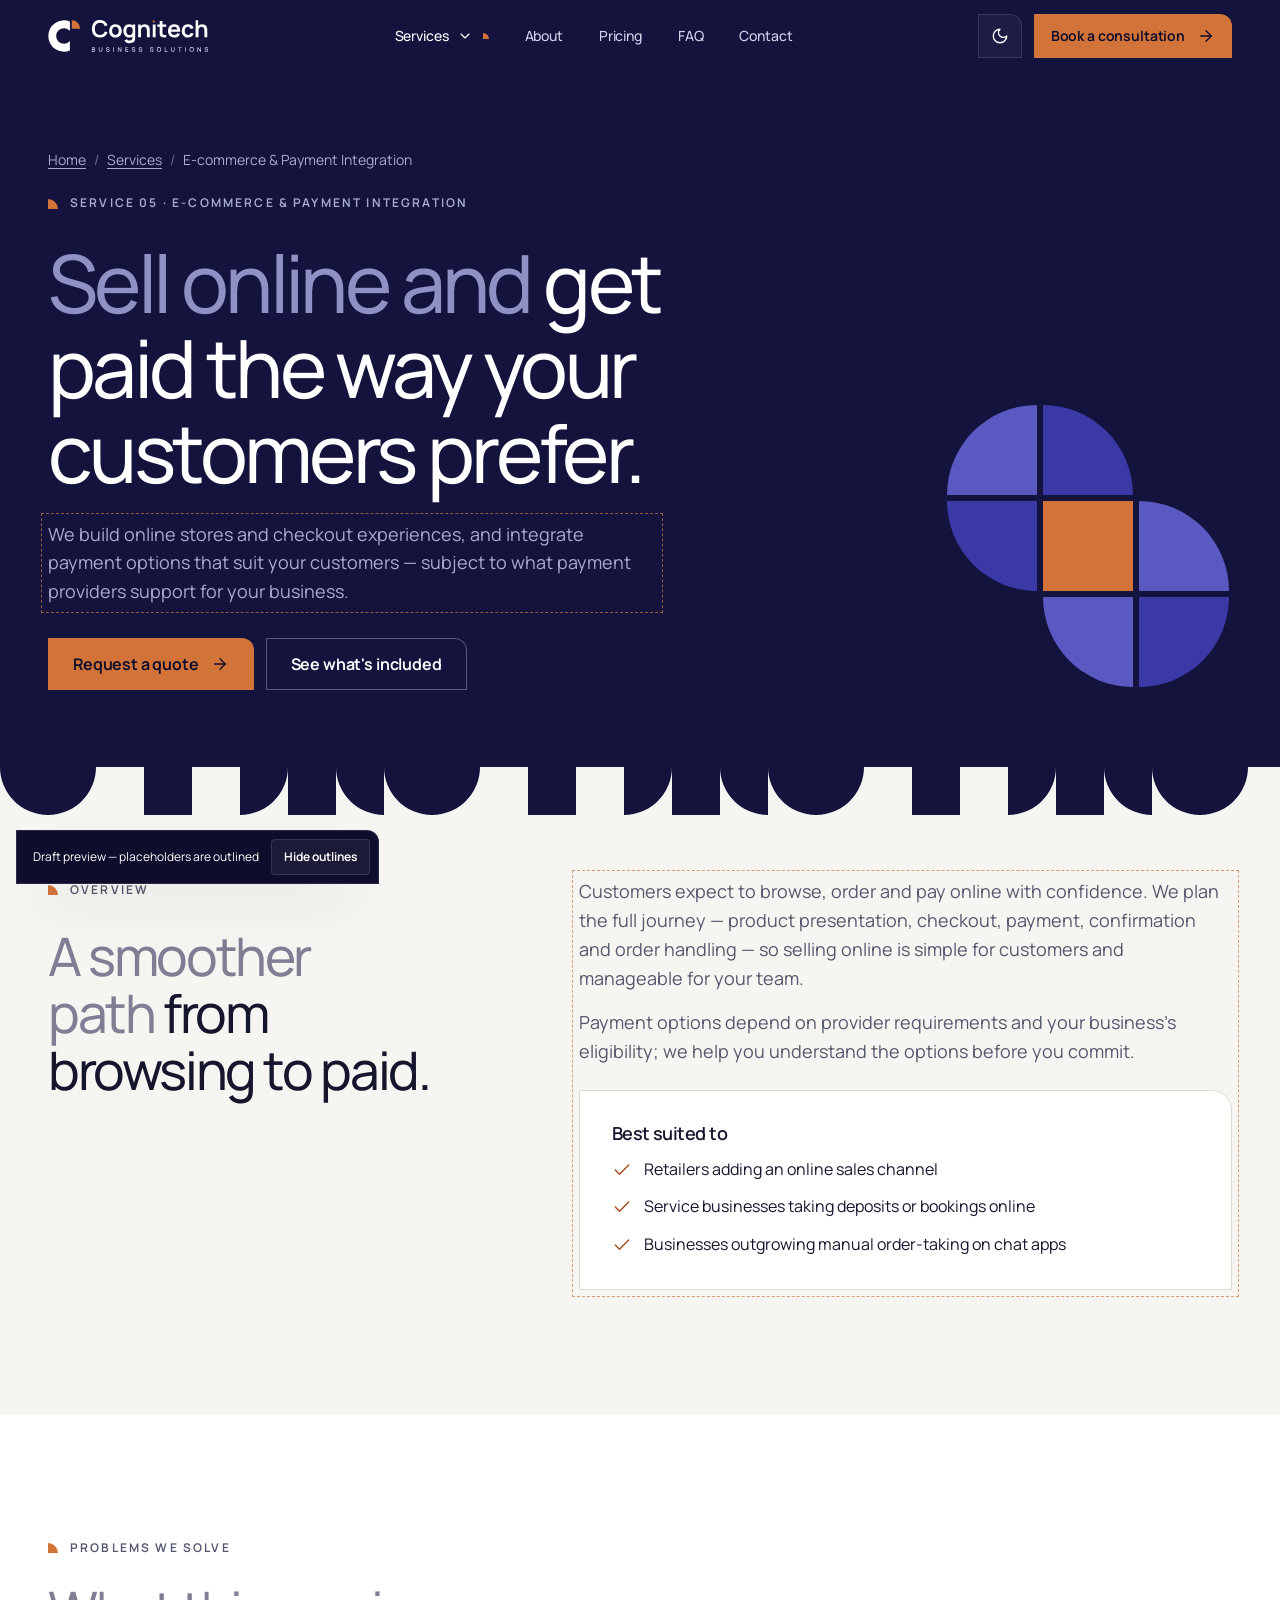
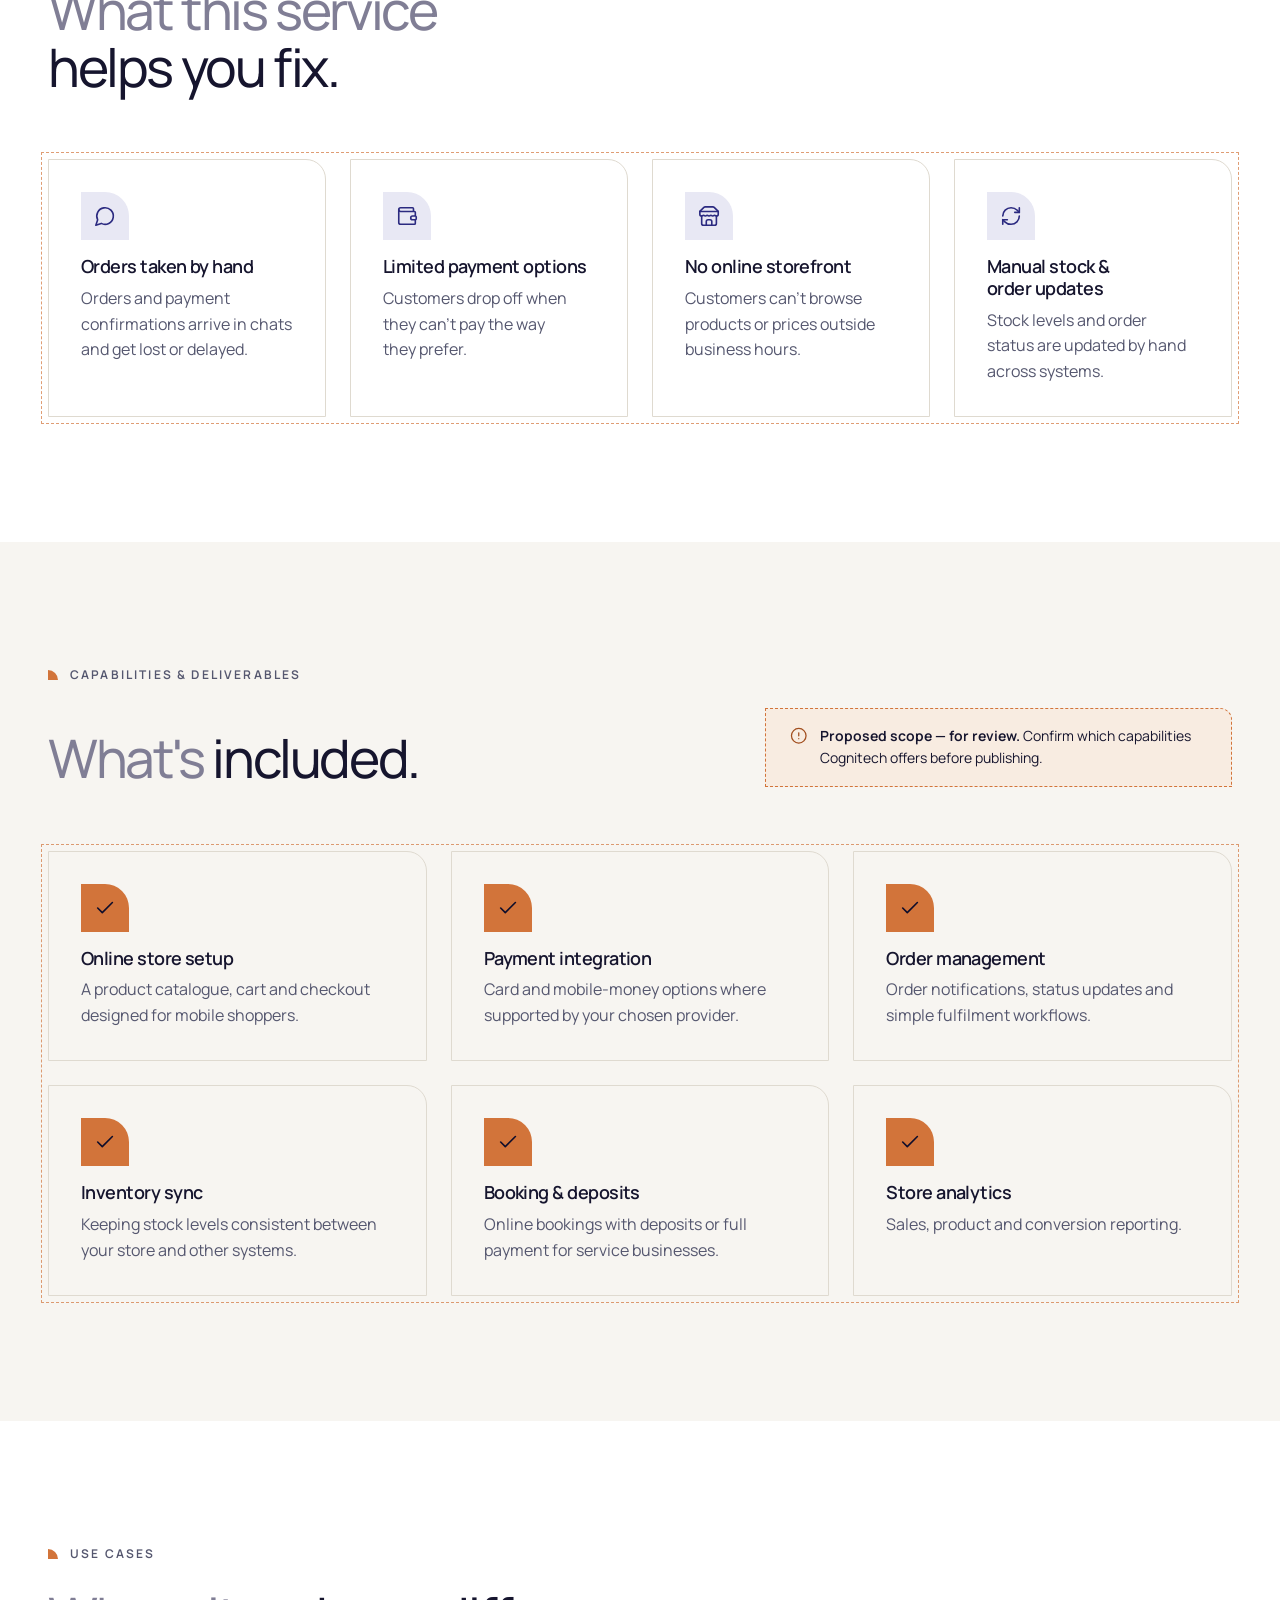
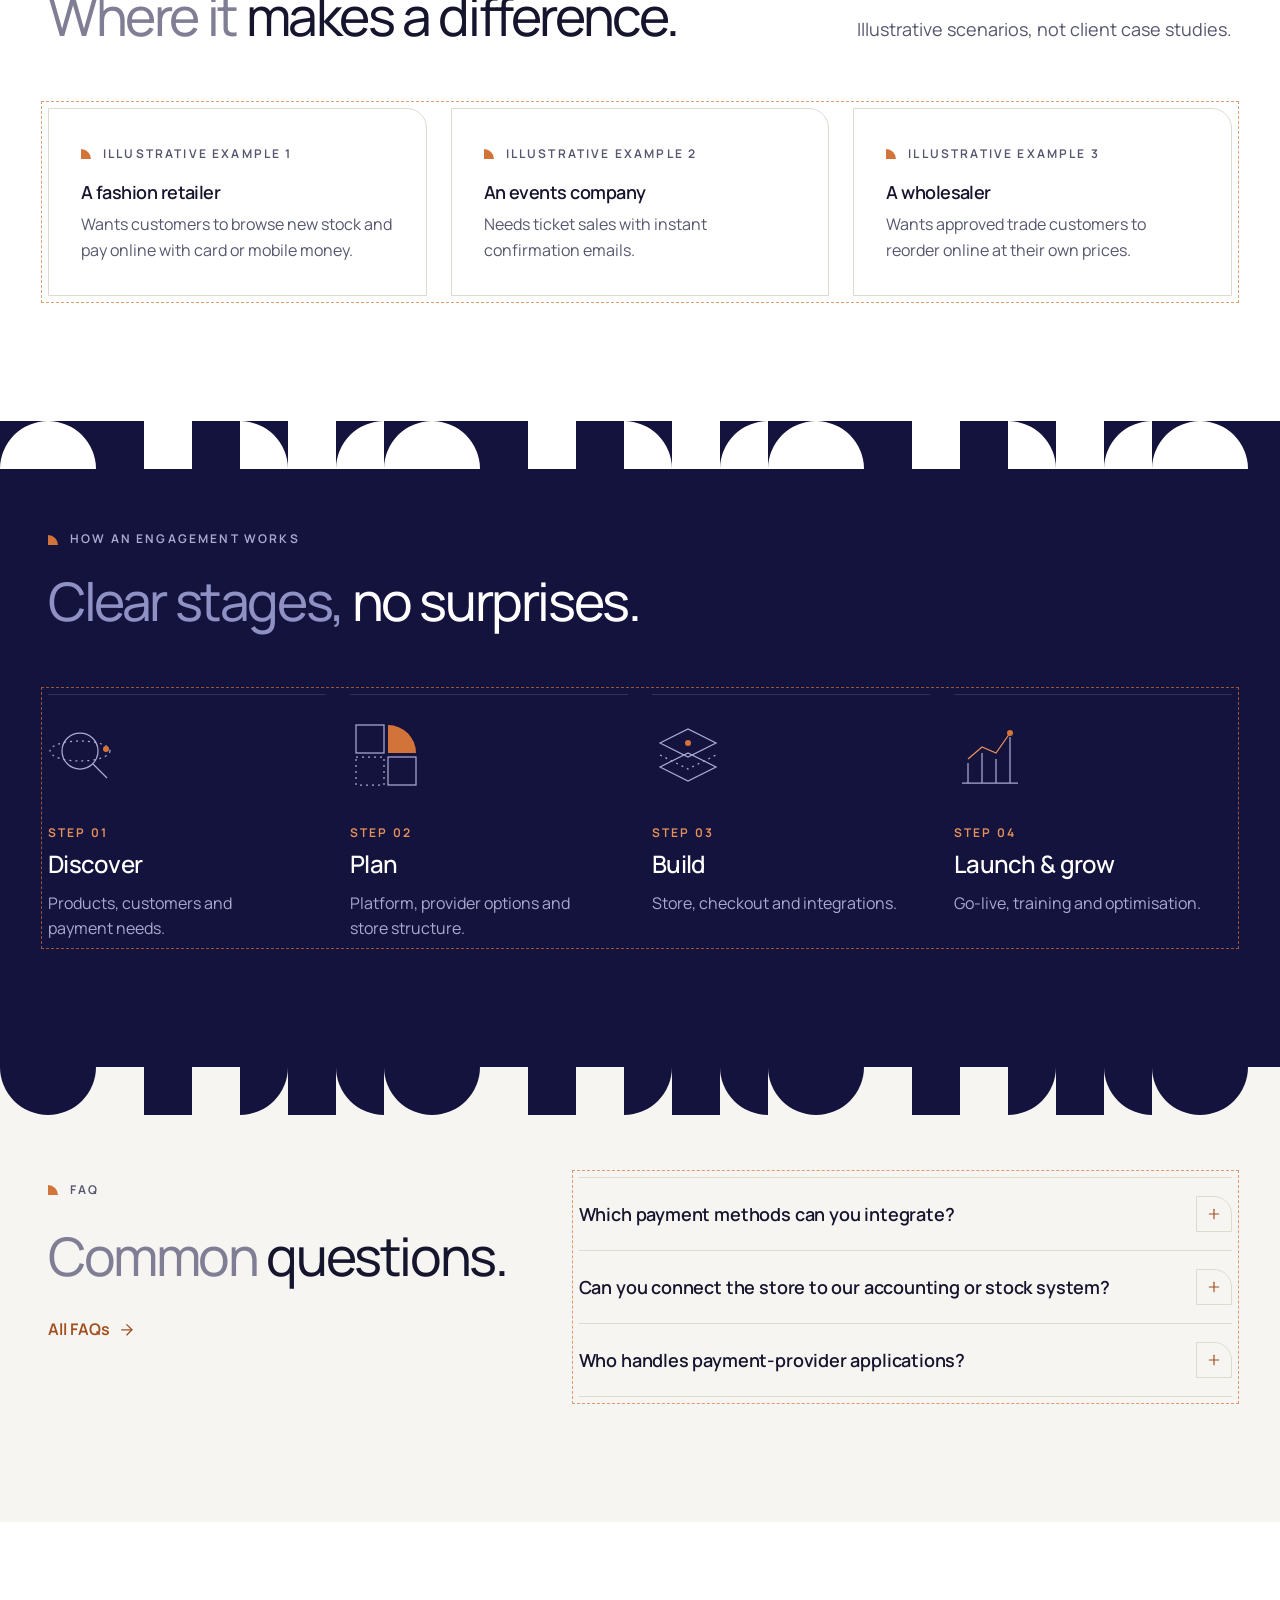
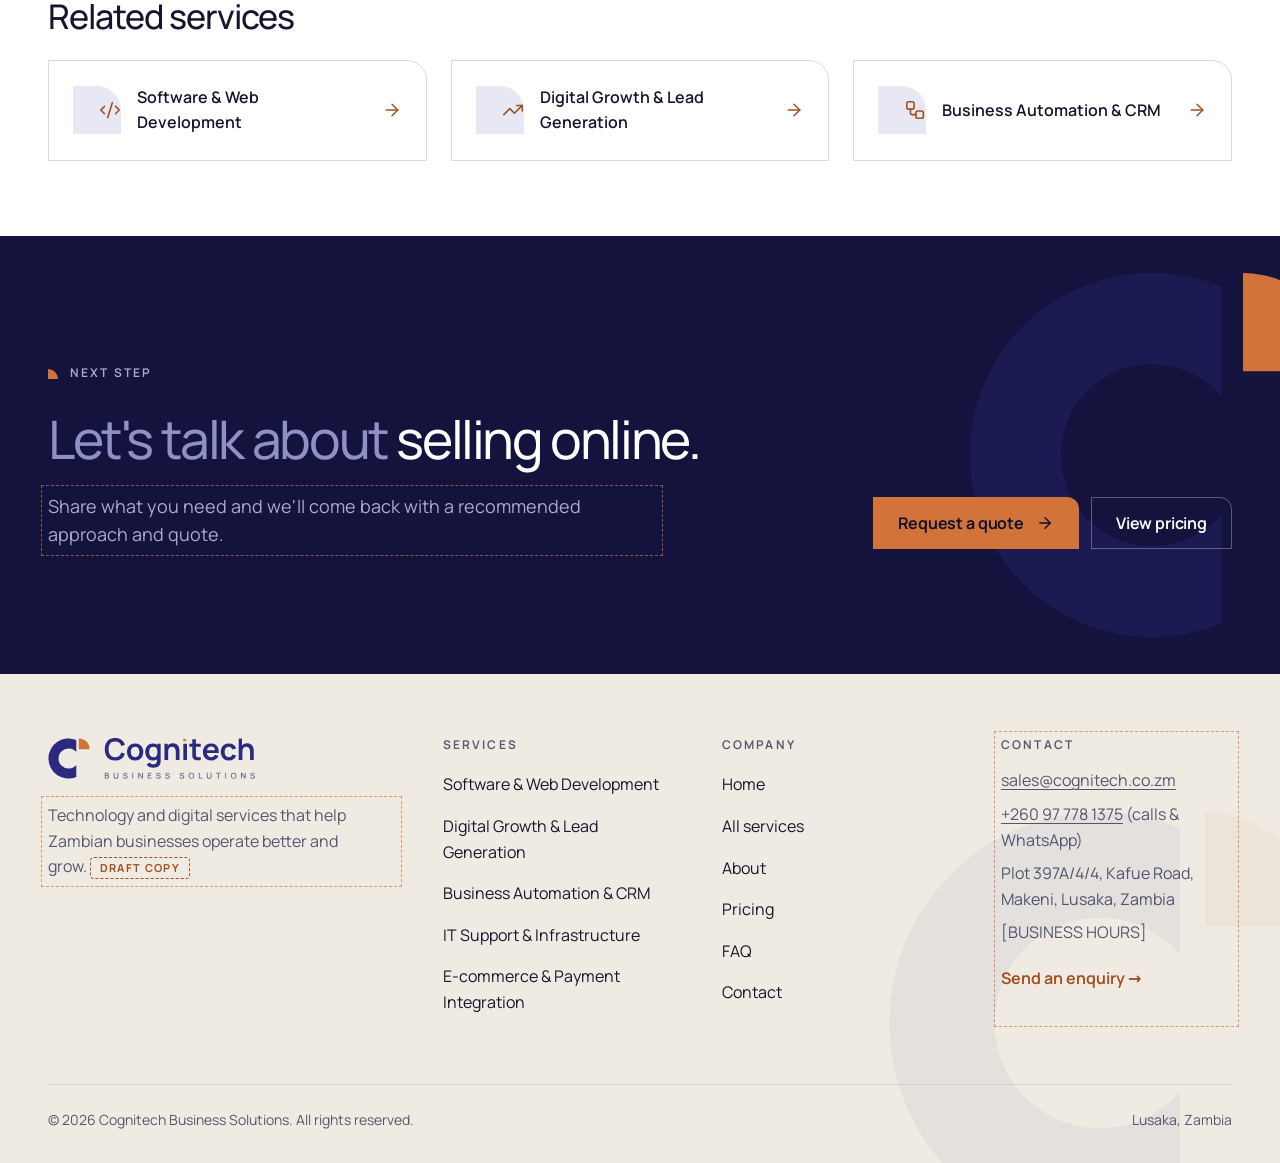
<file: services/ecommerce-payment-integration.html>
<!doctype html>
<html lang="en-ZM">
<head>
  <meta charset="utf-8">
  <meta name="viewport" content="width=device-width, initial-scale=1">
  <title>E-commerce &amp; Payment Integration in Zambia | Cognitech Business Solutions</title>
  <meta name="description" content="Online stores and checkout flows with card and mobile-money options, subject to payment-provider availability. Cognitech Business Solutions, Lusaka, Zambia. [Draft description]">
  <link rel="canonical" href="https://cognitech.co.zm/services/ecommerce-payment-integration.html">
  <meta name="theme-color" content="#14133d">
  <meta property="og:type" content="website">
  <meta property="og:site_name" content="Cognitech Business Solutions">
  <meta property="og:locale" content="en_ZM">
  <meta property="og:title" content="E-commerce &amp; Payment Integration in Zambia | Cognitech Business Solutions">
  <meta property="og:description" content="Online stores and checkout flows with card and mobile-money options, subject to payment-provider availability. Cognitech Business Solutions, Lusaka, Zambia. [Draft description]">
  <meta property="og:url" content="https://cognitech.co.zm/services/ecommerce-payment-integration.html">
  <meta property="og:image" content="https://cognitech.co.zm/assets/images/og-default.png">
  <meta property="og:image:width" content="1200">
  <meta property="og:image:height" content="630">
  <meta property="og:image:alt" content="Cognitech Business Solutions logo on a deep indigo background">
  <meta name="twitter:card" content="summary_large_image">
  <link rel="icon" href="../favicon.ico" sizes="32x32">
  <link rel="icon" href="../assets/brand/cognitech-app-icon.svg" type="image/svg+xml">
  <link rel="apple-touch-icon" href="../assets/brand/apple-touch-icon.png">
  <link rel="preload" href="../assets/fonts/manrope-latin-variable.woff2" as="font" type="font/woff2" crossorigin>
  <link rel="stylesheet" href="../css/tokens.css">
  <link rel="stylesheet" href="../css/base.css">
  <link rel="stylesheet" href="../css/layout.css">
  <link rel="stylesheet" href="../css/components.css">
  <link rel="stylesheet" href="../css/pages.css">
  <!-- layout:theme -->
<script>
  /* Theme: runs before the page is drawn so it never flashes the wrong colours.
     Uses the visitor's saved choice, otherwise their device setting. */
  (function (d) {
    d.classList.add("js");
    var t;
    try { t = localStorage.getItem("cognitech-theme"); } catch (e) {}
    if (t !== "light" && t !== "dark") {
      t = window.matchMedia && matchMedia("(prefers-color-scheme: dark)").matches ? "dark" : "light";
    }
    d.setAttribute("data-theme", t);
  })(document.documentElement);
</script>
<!-- /layout:theme -->
  <script src="../js/config.js" defer></script>
  <script src="../js/main.js" defer></script>
</head>
<body class="page-svc-ecommerce">
<!-- layout:icons -->
<!-- Icon sprite: Lucide v0.460.0 (ISC licence, https://lucide.dev). Edit partials/icons.svg, then run tools/sync-layout.mjs. -->
<svg xmlns="http://www.w3.org/2000/svg" class="sprite" aria-hidden="true" focusable="false">
<symbol id="i-arrow-right" viewBox="0 0 24 24"><path d="M5 12h14" /> <path d="m12 5 7 7-7 7" /></symbol>
<symbol id="i-arrow-up-right" viewBox="0 0 24 24"><path d="M7 7h10v10" /> <path d="M7 17 17 7" /></symbol>
<symbol id="i-code-xml" viewBox="0 0 24 24"><path d="m18 16 4-4-4-4" /> <path d="m6 8-4 4 4 4" /> <path d="m14.5 4-5 16" /></symbol>
<symbol id="i-trending-up" viewBox="0 0 24 24"><polyline points="22 7 13.5 15.5 8.5 10.5 2 17" /> <polyline points="16 7 22 7 22 13" /></symbol>
<symbol id="i-workflow" viewBox="0 0 24 24"><rect width="8" height="8" x="3" y="3" rx="2" /> <path d="M7 11v4a2 2 0 0 0 2 2h4" /> <rect width="8" height="8" x="13" y="13" rx="2" /></symbol>
<symbol id="i-server" viewBox="0 0 24 24"><rect width="20" height="8" x="2" y="2" rx="2" ry="2" /> <rect width="20" height="8" x="2" y="14" rx="2" ry="2" /> <line x1="6" x2="6.01" y1="6" y2="6" /> <line x1="6" x2="6.01" y1="18" y2="18" /></symbol>
<symbol id="i-shopping-cart" viewBox="0 0 24 24"><circle cx="8" cy="21" r="1" /> <circle cx="19" cy="21" r="1" /> <path d="M2.05 2.05h2l2.66 12.42a2 2 0 0 0 2 1.58h9.78a2 2 0 0 0 1.95-1.57l1.65-7.43H5.12" /></symbol>
<symbol id="i-credit-card" viewBox="0 0 24 24"><rect width="20" height="14" x="2" y="5" rx="2" /> <line x1="2" x2="22" y1="10" y2="10" /></symbol>
<symbol id="i-menu" viewBox="0 0 24 24"><line x1="4" x2="20" y1="12" y2="12" /> <line x1="4" x2="20" y1="6" y2="6" /> <line x1="4" x2="20" y1="18" y2="18" /></symbol>
<symbol id="i-x" viewBox="0 0 24 24"><path d="M18 6 6 18" /> <path d="m6 6 12 12" /></symbol>
<symbol id="i-plus" viewBox="0 0 24 24"><path d="M5 12h14" /> <path d="M12 5v14" /></symbol>
<symbol id="i-check" viewBox="0 0 24 24"><path d="M20 6 9 17l-5-5" /></symbol>
<symbol id="i-mail" viewBox="0 0 24 24"><rect width="20" height="16" x="2" y="4" rx="2" /> <path d="m22 7-8.97 5.7a1.94 1.94 0 0 1-2.06 0L2 7" /></symbol>
<symbol id="i-phone" viewBox="0 0 24 24"><path d="M22 16.92v3a2 2 0 0 1-2.18 2 19.79 19.79 0 0 1-8.63-3.07 19.5 19.5 0 0 1-6-6 19.79 19.79 0 0 1-3.07-8.67A2 2 0 0 1 4.11 2h3a2 2 0 0 1 2 1.72 12.84 12.84 0 0 0 .7 2.81 2 2 0 0 1-.45 2.11L8.09 9.91a16 16 0 0 0 6 6l1.27-1.27a2 2 0 0 1 2.11-.45 12.84 12.84 0 0 0 2.81.7A2 2 0 0 1 22 16.92z" /></symbol>
<symbol id="i-message-circle" viewBox="0 0 24 24"><path d="M7.9 20A9 9 0 1 0 4 16.1L2 22Z" /></symbol>
<symbol id="i-map-pin" viewBox="0 0 24 24"><path d="M20 10c0 4.993-5.539 10.193-7.399 11.799a1 1 0 0 1-1.202 0C9.539 20.193 4 14.993 4 10a8 8 0 0 1 16 0" /> <circle cx="12" cy="10" r="3" /></symbol>
<symbol id="i-clock" viewBox="0 0 24 24"><circle cx="12" cy="12" r="10" /> <polyline points="12 6 12 12 16 14" /></symbol>
<symbol id="i-chevron-down" viewBox="0 0 24 24"><path d="m6 9 6 6 6-6" /></symbol>
<symbol id="i-target" viewBox="0 0 24 24"><circle cx="12" cy="12" r="10" /> <circle cx="12" cy="12" r="6" /> <circle cx="12" cy="12" r="2" /></symbol>
<symbol id="i-layers" viewBox="0 0 24 24"><path d="m12.83 2.18a2 2 0 0 0-1.66 0L2.6 6.08a1 1 0 0 0 0 1.83l8.58 3.91a2 2 0 0 0 1.66 0l8.58-3.9a1 1 0 0 0 0-1.83Z" /> <path d="m22 17.65-9.17 4.16a2 2 0 0 1-1.66 0L2 17.65" /> <path d="m22 12.65-9.17 4.16a2 2 0 0 1-1.66 0L2 12.65" /></symbol>
<symbol id="i-shield-check" viewBox="0 0 24 24"><path d="M20 13c0 5-3.5 7.5-7.66 8.95a1 1 0 0 1-.67-.01C7.5 20.5 4 18 4 13V6a1 1 0 0 1 1-1c2 0 4.5-1.2 6.24-2.72a1.17 1.17 0 0 1 1.52 0C14.51 3.81 17 5 19 5a1 1 0 0 1 1 1z" /> <path d="m9 12 2 2 4-4" /></symbol>
<symbol id="i-users" viewBox="0 0 24 24"><path d="M16 21v-2a4 4 0 0 0-4-4H6a4 4 0 0 0-4 4v2" /> <circle cx="9" cy="7" r="4" /> <path d="M22 21v-2a4 4 0 0 0-3-3.87" /> <path d="M16 3.13a4 4 0 0 1 0 7.75" /></symbol>
<symbol id="i-lightbulb" viewBox="0 0 24 24"><path d="M15 14c.2-1 .7-1.7 1.5-2.5 1-.9 1.5-2.2 1.5-3.5A6 6 0 0 0 6 8c0 1 .2 2.2 1.5 3.5.7.7 1.3 1.5 1.5 2.5" /> <path d="M9 18h6" /> <path d="M10 22h4" /></symbol>
<symbol id="i-compass" viewBox="0 0 24 24"><path d="m16.24 7.76-1.804 5.411a2 2 0 0 1-1.265 1.265L7.76 16.24l1.804-5.411a2 2 0 0 1 1.265-1.265z" /> <circle cx="12" cy="12" r="10" /></symbol>
<symbol id="i-search" viewBox="0 0 24 24"><circle cx="11" cy="11" r="8" /> <path d="m21 21-4.3-4.3" /></symbol>
<symbol id="i-refresh-cw" viewBox="0 0 24 24"><path d="M3 12a9 9 0 0 1 9-9 9.75 9.75 0 0 1 6.74 2.74L21 8" /> <path d="M21 3v5h-5" /> <path d="M21 12a9 9 0 0 1-9 9 9.75 9.75 0 0 1-6.74-2.74L3 16" /> <path d="M8 16H3v5" /></symbol>
<symbol id="i-chart-no-axes-column" viewBox="0 0 24 24"><line x1="18" x2="18" y1="20" y2="10" /> <line x1="12" x2="12" y1="20" y2="4" /> <line x1="6" x2="6" y1="20" y2="14" /></symbol>
<symbol id="i-life-buoy" viewBox="0 0 24 24"><circle cx="12" cy="12" r="10" /> <path d="m4.93 4.93 4.24 4.24" /> <path d="m14.83 9.17 4.24-4.24" /> <path d="m14.83 14.83 4.24 4.24" /> <path d="m9.17 14.83-4.24 4.24" /> <circle cx="12" cy="12" r="4" /></symbol>
<symbol id="i-zap" viewBox="0 0 24 24"><path d="M4 14a1 1 0 0 1-.78-1.63l9.9-10.2a.5.5 0 0 1 .86.46l-1.92 6.02A1 1 0 0 0 13 10h7a1 1 0 0 1 .78 1.63l-9.9 10.2a.5.5 0 0 1-.86-.46l1.92-6.02A1 1 0 0 0 11 14z" /></symbol>
<symbol id="i-handshake" viewBox="0 0 24 24"><path d="m11 17 2 2a1 1 0 1 0 3-3" /> <path d="m14 14 2.5 2.5a1 1 0 1 0 3-3l-3.88-3.88a3 3 0 0 0-4.24 0l-.88.88a1 1 0 1 1-3-3l2.81-2.81a5.79 5.79 0 0 1 7.06-.87l.47.28a2 2 0 0 0 1.42.25L21 4" /> <path d="m21 3 1 11h-2" /> <path d="M3 3 2 14l6.5 6.5a1 1 0 1 0 3-3" /> <path d="M3 4h8" /></symbol>
<symbol id="i-file-text" viewBox="0 0 24 24"><path d="M15 2H6a2 2 0 0 0-2 2v16a2 2 0 0 0 2 2h12a2 2 0 0 0 2-2V7Z" /> <path d="M14 2v4a2 2 0 0 0 2 2h4" /> <path d="M10 9H8" /> <path d="M16 13H8" /> <path d="M16 17H8" /></symbol>
<symbol id="i-calendar-check" viewBox="0 0 24 24"><path d="M8 2v4" /> <path d="M16 2v4" /> <rect width="18" height="18" x="3" y="4" rx="2" /> <path d="M3 10h18" /> <path d="m9 16 2 2 4-4" /></symbol>
<symbol id="i-send" viewBox="0 0 24 24"><path d="M14.536 21.686a.5.5 0 0 0 .937-.024l6.5-19a.496.496 0 0 0-.635-.635l-19 6.5a.5.5 0 0 0-.024.937l7.93 3.18a2 2 0 0 1 1.112 1.11z" /> <path d="m21.854 2.147-10.94 10.939" /></symbol>
<symbol id="i-circle-alert" viewBox="0 0 24 24"><circle cx="12" cy="12" r="10" /> <line x1="12" x2="12" y1="8" y2="12" /> <line x1="12" x2="12.01" y1="16" y2="16" /></symbol>
<symbol id="i-circle-check" viewBox="0 0 24 24"><circle cx="12" cy="12" r="10" /> <path d="m9 12 2 2 4-4" /></symbol>
<symbol id="i-gauge" viewBox="0 0 24 24"><path d="m12 14 4-4" /> <path d="M3.34 19a10 10 0 1 1 17.32 0" /></symbol>
<symbol id="i-puzzle" viewBox="0 0 24 24"><path d="M15.39 4.39a1 1 0 0 0 1.68-.474 2.5 2.5 0 1 1 3.014 3.015 1 1 0 0 0-.474 1.68l1.683 1.682a2.414 2.414 0 0 1 0 3.414L19.61 15.39a1 1 0 0 1-1.68-.474 2.5 2.5 0 1 0-3.014 3.015 1 1 0 0 1 .474 1.68l-1.683 1.682a2.414 2.414 0 0 1-3.414 0L8.61 19.61a1 1 0 0 0-1.68.474 2.5 2.5 0 1 1-3.014-3.015 1 1 0 0 0 .474-1.68l-1.683-1.682a2.414 2.414 0 0 1 0-3.414L4.39 8.61a1 1 0 0 1 1.68.474 2.5 2.5 0 1 0 3.014-3.015 1 1 0 0 1-.474-1.68l1.683-1.682a2.414 2.414 0 0 1 3.414 0z" /></symbol>
<symbol id="i-repeat" viewBox="0 0 24 24"><path d="m17 2 4 4-4 4" /> <path d="M3 11v-1a4 4 0 0 1 4-4h14" /> <path d="m7 22-4-4 4-4" /> <path d="M21 13v1a4 4 0 0 1-4 4H3" /></symbol>
<symbol id="i-database" viewBox="0 0 24 24"><ellipse cx="12" cy="5" rx="9" ry="3" /> <path d="M3 5V19A9 3 0 0 0 21 19V5" /> <path d="M3 12A9 3 0 0 0 21 12" /></symbol>
<symbol id="i-wifi" viewBox="0 0 24 24"><path d="M12 20h.01" /> <path d="M2 8.82a15 15 0 0 1 20 0" /> <path d="M5 12.859a10 10 0 0 1 14 0" /> <path d="M8.5 16.429a5 5 0 0 1 7 0" /></symbol>
<symbol id="i-monitor-smartphone" viewBox="0 0 24 24"><path d="M18 8V6a2 2 0 0 0-2-2H4a2 2 0 0 0-2 2v7a2 2 0 0 0 2 2h8" /> <path d="M10 19v-3.96 3.15" /> <path d="M7 19h5" /> <rect width="6" height="10" x="16" y="12" rx="2" /></symbol>
<symbol id="i-store" viewBox="0 0 24 24"><path d="m2 7 4.41-4.41A2 2 0 0 1 7.83 2h8.34a2 2 0 0 1 1.42.59L22 7" /> <path d="M4 12v8a2 2 0 0 0 2 2h12a2 2 0 0 0 2-2v-8" /> <path d="M15 22v-4a2 2 0 0 0-2-2h-2a2 2 0 0 0-2 2v4" /> <path d="M2 7h20" /> <path d="M22 7v3a2 2 0 0 1-2 2a2.7 2.7 0 0 1-1.59-.63.7.7 0 0 0-.82 0A2.7 2.7 0 0 1 16 12a2.7 2.7 0 0 1-1.59-.63.7.7 0 0 0-.82 0A2.7 2.7 0 0 1 12 12a2.7 2.7 0 0 1-1.59-.63.7.7 0 0 0-.82 0A2.7 2.7 0 0 1 8 12a2.7 2.7 0 0 1-1.59-.63.7.7 0 0 0-.82 0A2.7 2.7 0 0 1 4 12a2 2 0 0 1-2-2V7" /></symbol>
<symbol id="i-wallet" viewBox="0 0 24 24"><path d="M19 7V4a1 1 0 0 0-1-1H5a2 2 0 0 0 0 4h15a1 1 0 0 1 1 1v4h-3a2 2 0 0 0 0 4h3a1 1 0 0 0 1-1v-2a1 1 0 0 0-1-1" /> <path d="M3 5v14a2 2 0 0 0 2 2h15a1 1 0 0 0 1-1v-4" /></symbol>
<symbol id="i-megaphone" viewBox="0 0 24 24"><path d="m3 11 18-5v12L3 14v-3z" /> <path d="M11.6 16.8a3 3 0 1 1-5.8-1.6" /></symbol>
<symbol id="i-mouse-pointer-click" viewBox="0 0 24 24"><path d="M14 4.1 12 6" /> <path d="m5.1 8-2.9-.8" /> <path d="m6 12-1.9 2" /> <path d="M7.2 2.2 8 5.1" /> <path d="M9.037 9.69a.498.498 0 0 1 .653-.653l11 4.5a.5.5 0 0 1-.074.949l-4.349 1.041a1 1 0 0 0-.74.739l-1.04 4.35a.5.5 0 0 1-.95.074z" /></symbol>
<symbol id="i-bot" viewBox="0 0 24 24"><path d="M12 8V4H8" /> <rect width="16" height="12" x="4" y="8" rx="2" /> <path d="M2 14h2" /> <path d="M20 14h2" /> <path d="M15 13v2" /> <path d="M9 13v2" /></symbol>
<symbol id="i-cloud" viewBox="0 0 24 24"><path d="M17.5 19H9a7 7 0 1 1 6.71-9h1.79a4.5 4.5 0 1 1 0 9Z" /></symbol>
<symbol id="i-lock" viewBox="0 0 24 24"><rect width="18" height="11" x="3" y="11" rx="2" ry="2" /> <path d="M7 11V7a5 5 0 0 1 10 0v4" /></symbol>
<symbol id="i-heart-handshake" viewBox="0 0 24 24"><path d="M19 14c1.49-1.46 3-3.21 3-5.5A5.5 5.5 0 0 0 16.5 3c-1.76 0-3 .5-4.5 2-1.5-1.5-2.74-2-4.5-2A5.5 5.5 0 0 0 2 8.5c0 2.3 1.5 4.05 3 5.5l7 7Z" /> <path d="M12 5 9.04 7.96a2.17 2.17 0 0 0 0 3.08c.82.82 2.13.85 3 .07l2.07-1.9a2.82 2.82 0 0 1 3.79 0l2.96 2.66" /> <path d="m18 15-2-2" /> <path d="m15 18-2-2" /></symbol>
<symbol id="i-scale" viewBox="0 0 24 24"><path d="m16 16 3-8 3 8c-.87.65-1.92 1-3 1s-2.13-.35-3-1Z" /> <path d="m2 16 3-8 3 8c-.87.65-1.92 1-3 1s-2.13-.35-3-1Z" /> <path d="M7 21h10" /> <path d="M12 3v18" /> <path d="M3 7h2c2 0 5-1 7-2 2 1 5 2 7 2h2" /></symbol>
<symbol id="i-moon" viewBox="0 0 24 24"><path d="M12 3a6 6 0 0 0 9 9 9 9 0 1 1-9-9Z" /></symbol>
<symbol id="i-sun" viewBox="0 0 24 24"><circle cx="12" cy="12" r="4" /> <path d="M12 2v2" /> <path d="M12 20v2" /> <path d="m4.93 4.93 1.41 1.41" /> <path d="m17.66 17.66 1.41 1.41" /> <path d="M2 12h2" /> <path d="M20 12h2" /> <path d="m6.34 17.66-1.41 1.41" /> <path d="m19.07 4.93-1.41 1.41" /></symbol>
</svg>
<!-- /layout:icons -->
<!-- layout:header -->
<a class="skip-link" href="#main">Skip to content</a>
<header class="site-header" data-header>
  <div class="container site-header__inner">
    <a class="site-header__logo" href="../index.html" data-nav="home">
      <img src="../assets/brand/cognitech-logo-white.svg" width="203" height="40" alt="Cognitech Business Solutions — home">
    </a>
    <nav class="nav" aria-label="Main">
      <ul class="nav__list">
        <li class="nav__item nav__item--current" data-dropdown>
          <button class="nav__toggle" type="button" aria-expanded="false" aria-controls="nav-services">
            Services <svg class="icon" aria-hidden="true"><use href="#i-chevron-down"/></svg>
          </button>
          <div class="nav__panel" id="nav-services" hidden>
            <ul>
              <li><a href="../services/software-web-development.html" data-nav="svc-software"><span class="icon-tile"><svg class="icon" aria-hidden="true"><use href="#i-code-xml"/></svg></span>Software &amp; Web Development</a></li>
              <li><a href="../services/digital-growth-lead-generation.html" data-nav="svc-growth"><span class="icon-tile"><svg class="icon" aria-hidden="true"><use href="#i-trending-up"/></svg></span>Digital Growth &amp; Lead Generation</a></li>
              <li><a href="../services/business-automation-crm.html" data-nav="svc-automation"><span class="icon-tile"><svg class="icon" aria-hidden="true"><use href="#i-workflow"/></svg></span>Business Automation &amp; CRM</a></li>
              <li><a href="../services/it-support-infrastructure.html" data-nav="svc-it"><span class="icon-tile"><svg class="icon" aria-hidden="true"><use href="#i-server"/></svg></span>IT Support &amp; Infrastructure</a></li>
              <li><a href="../services/ecommerce-payment-integration.html" data-nav="svc-ecommerce" aria-current="page"><span class="icon-tile"><svg class="icon" aria-hidden="true"><use href="#i-shopping-cart"/></svg></span>E-commerce &amp; Payment Integration</a></li>
              <li class="nav__panel-all"><a href="../services.html" data-nav="services">All services <svg class="icon" aria-hidden="true"><use href="#i-arrow-right"/></svg></a></li>
            </ul>
          </div>
        </li>
        <li><a class="nav__link" href="../about.html" data-nav="about">About</a></li>
        <li><a class="nav__link" href="../pricing.html" data-nav="pricing">Pricing</a></li>
        <li><a class="nav__link" href="../faq.html" data-nav="faq">FAQ</a></li>
        <li><a class="nav__link" href="../contact.html" data-nav="contact">Contact</a></li>
      </ul>
    </nav>
    <div class="site-header__actions">
    <button class="theme-toggle" type="button" aria-pressed="false" title="Switch to dark mode" data-theme-toggle>
      <span class="visually-hidden">Dark mode</span>
      <svg class="icon icon-moon" aria-hidden="true"><use href="#i-moon"/></svg>
      <svg class="icon icon-sun" aria-hidden="true"><use href="#i-sun"/></svg>
    </button>
    <a class="btn btn--primary btn--sm site-header__cta" href="../contact.html">Book a consultation <svg class="icon" aria-hidden="true"><use href="#i-arrow-right"/></svg></a>
    <button class="menu-button" type="button" aria-expanded="false" aria-controls="mobile-menu" data-menu-button>
      <span>Menu</span>
      <svg class="icon icon-open" aria-hidden="true"><use href="#i-menu"/></svg>
      <svg class="icon icon-close" aria-hidden="true"><use href="#i-x"/></svg>
    </button>
    </div>
  </div>
</header>
<div class="mobile-menu" id="mobile-menu" hidden data-mobile-menu>
  <nav aria-label="Mobile">
    <ul class="mobile-menu__list">
      <li><a class="mobile-menu__link" href="../index.html" data-nav="home">Home</a></li>
      <li>
        <a class="mobile-menu__link" href="../services.html" data-nav="services">Services</a>
        <ul class="mobile-menu__sub">
          <li><a href="../services/software-web-development.html" data-nav="svc-software">Software &amp; Web Development</a></li>
          <li><a href="../services/digital-growth-lead-generation.html" data-nav="svc-growth">Digital Growth &amp; Lead Generation</a></li>
          <li><a href="../services/business-automation-crm.html" data-nav="svc-automation">Business Automation &amp; CRM</a></li>
          <li><a href="../services/it-support-infrastructure.html" data-nav="svc-it">IT Support &amp; Infrastructure</a></li>
          <li><a href="../services/ecommerce-payment-integration.html" data-nav="svc-ecommerce" aria-current="page">E-commerce &amp; Payment Integration</a></li>
        </ul>
      </li>
      <li><a class="mobile-menu__link" href="../about.html" data-nav="about">About</a></li>
      <li><a class="mobile-menu__link" href="../pricing.html" data-nav="pricing">Pricing</a></li>
      <li><a class="mobile-menu__link" href="../faq.html" data-nav="faq">FAQ</a></li>
      <li><a class="mobile-menu__link" href="../contact.html" data-nav="contact">Contact</a></li>
    </ul>
    <div class="mobile-menu__cta">
      <a class="btn btn--primary" href="../contact.html">Book a consultation <svg class="icon" aria-hidden="true"><use href="#i-arrow-right"/></svg></a>
    </div>
  </nav>
</div>
<!-- /layout:header -->
<main id="main" tabindex="-1">

<section class="page-hero band-ink">
  <div class="container page-hero__grid">
    <div class="page-hero__copy">
      <nav class="breadcrumb" aria-label="Breadcrumb"><ol><li><a href="../index.html">Home</a></li><li><a href="../services.html">Services</a></li><li aria-current="page">E-commerce &amp; Payment Integration</li></ol></nav>
      <p class="eyebrow">Service 05 · E-commerce &amp; Payment Integration</p>
      <h1 class="display">Sell online and <span class="hl">get paid the way your customers prefer.</span></h1>
      <p class="lede" data-placeholder="copy">We build online stores and checkout experiences, and integrate payment options that suit your customers — subject to what payment providers support for your business.</p>
      <div class="btn-row"><a class="btn btn--primary" href="../contact.html?service=ecommerce-payment-integration#enquiry">Request a quote <svg class="icon" aria-hidden="true"><use href="#i-arrow-right"/></svg></a><a class="btn btn--ghost" href="#capabilities">See what's included</a></div>
    </div>
    <div class="page-hero__art"><svg class="qart" viewBox="0 0 96 96" aria-hidden="true" focusable="false"><path class="q2" d="M31.0 31.0L1.0 31.0A30 30 0 0 1 31.0 1.0Z"/><path class="q1" d="M33.0 31.0L63.0 31.0A30 30 0 0 0 33.0 1.0Z"/><path class="q1" d="M31.0 33.0L1.0 33.0A30 30 0 0 0 31.0 63.0Z"/><rect class="qc" x="33.0" y="33.0" width="30" height="30"/><path class="q2" d="M65.0 63.0L95.0 63.0A30 30 0 0 0 65.0 33.0Z"/><path class="q2" d="M63.0 65.0L33.0 65.0A30 30 0 0 0 63.0 95.0Z"/><path class="q1" d="M65.0 65.0L95.0 65.0A30 30 0 0 1 65.0 95.0Z"/></svg></div>
  </div>
</section>

<div class="q-divider" style="--from: var(--band-ink); --to: var(--band-paper);" aria-hidden="true"></div>

<section class="section band-paper section--flush-top" aria-labelledby="overview-title">
  <div class="container split">
    <div class="stack">
      <p class="eyebrow">Overview</p>
      <h2 class="headline" id="overview-title">A smoother path <span class="hl">from browsing to paid.</span></h2>
    </div>
    <div class="stack" data-placeholder="copy">
      <div class="prose stack"><p>Customers expect to browse, order and pay online with confidence. We plan the full journey — product presentation, checkout, payment, confirmation and order handling — so selling online is simple for customers and manageable for your team.</p><p>Payment options depend on provider requirements and your business's eligibility; we help you understand the options before you commit.</p></div>
      <div class="card">
        <h3 class="u-mt-0">Best suited to</h3>
        <ul class="check-list u-mt-3"><li><svg class="icon" aria-hidden="true"><use href="#i-check"/></svg><span>Retailers adding an online sales channel</span></li><li><svg class="icon" aria-hidden="true"><use href="#i-check"/></svg><span>Service businesses taking deposits or bookings online</span></li><li><svg class="icon" aria-hidden="true"><use href="#i-check"/></svg><span>Businesses outgrowing manual order-taking on chat apps</span></li></ul>
      </div>
    </div>
  </div>
</section>

<section class="section band-white" aria-labelledby="problems-title">
  <div class="container">
    <div class="section-head section-head--split">
      <p class="eyebrow">Problems we solve</p>
      <h2 class="headline" id="problems-title">What this service <span class="hl">helps you fix.</span></h2>
    </div>
    <div class="grid grid--4" data-placeholder="copy"><div class="card reveal"><span class="icon-tile"><svg class="icon" aria-hidden="true"><use href="#i-message-circle"/></svg></span><h3>Orders taken by hand</h3><p>Orders and payment confirmations arrive in chats and get lost or delayed.</p></div><div class="card reveal"><span class="icon-tile"><svg class="icon" aria-hidden="true"><use href="#i-wallet"/></svg></span><h3>Limited payment options</h3><p>Customers drop off when they can't pay the way they prefer.</p></div><div class="card reveal"><span class="icon-tile"><svg class="icon" aria-hidden="true"><use href="#i-store"/></svg></span><h3>No online storefront</h3><p>Customers can't browse products or prices outside business hours.</p></div><div class="card reveal"><span class="icon-tile"><svg class="icon" aria-hidden="true"><use href="#i-refresh-cw"/></svg></span><h3>Manual stock & order updates</h3><p>Stock levels and order status are updated by hand across systems.</p></div></div>
  </div>
</section>

<section class="section band-paper" id="capabilities" aria-labelledby="cap-title">
  <div class="container">
    <div class="section-head section-head--split">
      <p class="eyebrow">Capabilities &amp; deliverables</p>
      <h2 class="headline" id="cap-title">What's <span class="hl">included.</span></h2>
      <p class="notice"><svg class="icon" aria-hidden="true"><use href="#i-circle-alert"/></svg><span><strong>Proposed scope — for review.</strong> Confirm which capabilities Cognitech offers before publishing.</span></p>
    </div>
    <div class="grid grid--3" data-placeholder="scope"><div class="card card--plain reveal"><span class="icon-tile icon-tile--copper"><svg class="icon" aria-hidden="true"><use href="#i-check"/></svg></span><h3>Online store setup</h3><p>A product catalogue, cart and checkout designed for mobile shoppers.</p></div><div class="card card--plain reveal"><span class="icon-tile icon-tile--copper"><svg class="icon" aria-hidden="true"><use href="#i-check"/></svg></span><h3>Payment integration</h3><p>Card and mobile-money options where supported by your chosen provider.</p></div><div class="card card--plain reveal"><span class="icon-tile icon-tile--copper"><svg class="icon" aria-hidden="true"><use href="#i-check"/></svg></span><h3>Order management</h3><p>Order notifications, status updates and simple fulfilment workflows.</p></div><div class="card card--plain reveal"><span class="icon-tile icon-tile--copper"><svg class="icon" aria-hidden="true"><use href="#i-check"/></svg></span><h3>Inventory sync</h3><p>Keeping stock levels consistent between your store and other systems.</p></div><div class="card card--plain reveal"><span class="icon-tile icon-tile--copper"><svg class="icon" aria-hidden="true"><use href="#i-check"/></svg></span><h3>Booking & deposits</h3><p>Online bookings with deposits or full payment for service businesses.</p></div><div class="card card--plain reveal"><span class="icon-tile icon-tile--copper"><svg class="icon" aria-hidden="true"><use href="#i-check"/></svg></span><h3>Store analytics</h3><p>Sales, product and conversion reporting.</p></div></div>
  </div>
</section>

<section class="section band-white" aria-labelledby="cases-title">
  <div class="container">
    <div class="section-head section-head--split">
      <p class="eyebrow">Use cases</p>
      <h2 class="headline" id="cases-title">Where it <span class="hl">makes a difference.</span></h2>
      <p class="lede">Illustrative scenarios, not client case studies.</p>
    </div>
    <div class="grid grid--3" data-placeholder="copy"><article class="card reveal"><p class="eyebrow">Illustrative example 1</p><h3>A fashion retailer</h3><p>Wants customers to browse new stock and pay online with card or mobile money.</p></article><article class="card reveal"><p class="eyebrow">Illustrative example 2</p><h3>An events company</h3><p>Needs ticket sales with instant confirmation emails.</p></article><article class="card reveal"><p class="eyebrow">Illustrative example 3</p><h3>A wholesaler</h3><p>Wants approved trade customers to reorder online at their own prices.</p></article></div>
  </div>
</section>

<div class="q-divider q-divider--flip" style="--from: var(--band-white); --to: var(--band-ink);" aria-hidden="true"></div>

<section class="section band-ink section--flush-top" aria-labelledby="engage-title">
  <div class="container">
    <div class="section-head section-head--split">
      <p class="eyebrow">How an engagement works</p>
      <h2 class="headline" id="engage-title">Clear stages, <span class="hl">no surprises.</span></h2>
    </div>
    <ol class="steps steps--4" role="list" data-placeholder="copy"><li class="step reveal">
  <svg class="step__art wire" viewBox="0 0 72 72" aria-hidden="true"><circle cx="32" cy="32" r="18"/><path d="M45 45l14 14"/><ellipse cx="32" cy="32" rx="30" ry="10" stroke-dasharray="2 4"/><circle class="wf" cx="58" cy="30" r="3"/></svg>
  <span class="step__label">Step 01</span>
  <h3>Discover</h3>
  <p>Products, customers and payment needs.</p>
</li><li class="step reveal">
  <svg class="step__art wire" viewBox="0 0 72 72" aria-hidden="true"><rect x="6" y="6" width="28" height="28"/><rect x="38" y="38" width="28" height="28"/><rect x="6" y="38" width="28" height="28" stroke-dasharray="2 4"/><path class="wf" d="M38 34V6a28 28 0 0 1 28 28z"/></svg>
  <span class="step__label">Step 02</span>
  <h3>Plan</h3>
  <p>Platform, provider options and store structure.</p>
</li><li class="step reveal">
  <svg class="step__art wire" viewBox="0 0 72 72" aria-hidden="true"><path d="M8 48l28 14 28-14-28-14z"/><path d="M8 36l28 14 28-14" stroke-dasharray="2 4"/><path d="M8 24l28 14 28-14L36 10z"/><circle class="wf" cx="36" cy="24" r="3"/></svg>
  <span class="step__label">Step 03</span>
  <h3>Build</h3>
  <p>Store, checkout and integrations.</p>
</li><li class="step reveal">
  <svg class="step__art wire" viewBox="0 0 72 72" aria-hidden="true"><path d="M8 64h56"/><path d="M14 64V44M28 64V34M42 64V40M56 64V18" /><path class="wc" d="M14 40l14-12 14 6 14-20"/><circle class="wf" cx="56" cy="14" r="3"/></svg>
  <span class="step__label">Step 04</span>
  <h3>Launch &amp; grow</h3>
  <p>Go-live, training and optimisation.</p>
</li></ol>
  </div>
</section>
<div class="q-divider" style="--from: var(--band-ink); --to: var(--band-paper);" aria-hidden="true"></div>


<section class="section band-paper section--flush-top" aria-labelledby="sfaq-title">
  <div class="container split">
    <div class="split__sticky stack">
      <p class="eyebrow">FAQ</p>
      <h2 class="headline" id="sfaq-title">Common <span class="hl">questions.</span></h2>
      <a class="link-arrow" href="../faq.html">All FAQs <svg class="icon" aria-hidden="true"><use href="#i-arrow-right"/></svg></a>
    </div>
    <div class="faq" data-placeholder="copy"><details class="faq__item">
  <summary>Which payment methods can you integrate?<span class="faq__icon"><svg class="icon" aria-hidden="true"><use href="#i-plus"/></svg></span></summary>
  <div class="faq__answer"><p>That depends on the payment provider and your business's eligibility. [List confirmed providers once agreements are in place.]</p></div>
</details><details class="faq__item">
  <summary>Can you connect the store to our accounting or stock system?<span class="faq__icon"><svg class="icon" aria-hidden="true"><use href="#i-plus"/></svg></span></summary>
  <div class="faq__answer"><p>Often, yes. We'll confirm what's possible for your systems during planning.</p></div>
</details><details class="faq__item">
  <summary>Who handles payment-provider applications?<span class="faq__icon"><svg class="icon" aria-hidden="true"><use href="#i-plus"/></svg></span></summary>
  <div class="faq__answer"><p>[CONFIRM — e.g. Cognitech assists, but the merchant account is held by the client.]</p></div>
</details></div>
  </div>
</section>

<section class="section band-white section--tight" aria-labelledby="related-title">
  <div class="container">
    <h2 class="title" id="related-title">Related services</h2>
    <div class="grid grid--3 u-mt-5"><a class="related-card" href="software-web-development.html"><span class="icon-tile"><svg class="icon" aria-hidden="true"><use href="#i-code-xml"/></svg></span><span>Software &amp; Web Development</span><svg class="icon" aria-hidden="true"><use href="#i-arrow-right"/></svg></a><a class="related-card" href="digital-growth-lead-generation.html"><span class="icon-tile"><svg class="icon" aria-hidden="true"><use href="#i-trending-up"/></svg></span><span>Digital Growth &amp; Lead Generation</span><svg class="icon" aria-hidden="true"><use href="#i-arrow-right"/></svg></a><a class="related-card" href="business-automation-crm.html"><span class="icon-tile"><svg class="icon" aria-hidden="true"><use href="#i-workflow"/></svg></span><span>Business Automation &amp; CRM</span><svg class="icon" aria-hidden="true"><use href="#i-arrow-right"/></svg></a></div>
  </div>
</section>

<section class="section cta-band band-ink" aria-labelledby="cta-title">
  <svg class="cta-band__art" viewBox="0 0 96 96" aria-hidden="true" focusable="false"><path class="c" d="M64 9.2A42 42 0 1 0 64 86.8V61.6A21 21 0 1 1 64 34.4z"/><path class="q" d="M69 28.7V6A22.7 22.7 0 0 1 91.7 28.7z"/></svg>
  <div class="container cta-band__inner">
    <div class="stack" style="--stack: var(--space-5)">
      <p class="eyebrow">Next step</p>
      <h2 class="headline" id="cta-title">Let's talk about <span class="hl">selling online.</span></h2>
      <p class="lede" data-placeholder="copy">Share what you need and we'll come back with a recommended approach and quote.</p>
    </div>
    <div class="btn-row">
      <a class="btn btn--primary" href="../contact.html?service=ecommerce-payment-integration#enquiry">Request a quote <svg class="icon" aria-hidden="true"><use href="#i-arrow-right"/></svg></a>
        <a class="btn btn--ghost" href="../pricing.html">View pricing</a>
    </div>
  </div>
</section>
</main>
<!-- layout:footer -->
<footer class="site-footer">
  <div class="container">
    <div class="site-footer__top">
      <div class="site-footer__brand">
        <a href="../index.html"><img class="logo-on-light" src="../assets/brand/cognitech-logo-indigo-copper.svg" width="208" height="41" alt="Cognitech Business Solutions — home" loading="lazy"><img class="logo-on-dark" src="../assets/brand/cognitech-logo-white.svg" width="208" height="41" alt="Cognitech Business Solutions — home" loading="lazy"></a>
        <p data-placeholder="copy">Technology and digital services that help Zambian businesses operate better and grow. <span class="ph">Draft copy</span></p>
      </div>
      <div class="site-footer__links">
        <h2>Services</h2>
        <ul>
          <li><a href="../services/software-web-development.html">Software &amp; Web Development</a></li>
          <li><a href="../services/digital-growth-lead-generation.html">Digital Growth &amp; Lead Generation</a></li>
          <li><a href="../services/business-automation-crm.html">Business Automation &amp; CRM</a></li>
          <li><a href="../services/it-support-infrastructure.html">IT Support &amp; Infrastructure</a></li>
          <li><a href="../services/ecommerce-payment-integration.html">E-commerce &amp; Payment Integration</a></li>
        </ul>
      </div>
      <div class="site-footer__links">
        <h2>Company</h2>
        <ul>
          <li><a href="../index.html">Home</a></li>
          <li><a href="../services.html">All services</a></li>
          <li><a href="../about.html">About</a></li>
          <li><a href="../pricing.html">Pricing</a></li>
          <li><a href="../faq.html">FAQ</a></li>
          <li><a href="../contact.html">Contact</a></li>
        </ul>
      </div>
      <div class="site-footer__contact" data-placeholder="contact">
        <h2>Contact</h2>
        <ul>
          <li><a href="mailto:sales@cognitech.co.zm">sales@cognitech.co.zm</a></li>
          <li><a href="tel:+260977781375">+260 97 778 1375</a> (calls &amp; WhatsApp)</li>
          <li>Plot 397A/4/4, Kafue Road, Makeni, Lusaka, Zambia</li>
          <li>[BUSINESS HOURS]</li>
        </ul>
        <p class="site-footer__links site-footer__more"><a href="../contact.html">Send an enquiry <span aria-hidden="true">→</span></a></p>
      </div>
    </div>
    <div class="site-footer__bottom">
      <p>© <span data-year>2026</span> Cognitech Business Solutions. All rights reserved.</p>
      <p>Lusaka, Zambia</p>
    </div>
  </div>
  <img class="site-footer__mark" src="../assets/brand/cognitech-mark-indigo-copper.svg" width="228" height="224" alt="" loading="lazy">
</footer>
<div class="review-bar" data-review-bar role="region" aria-label="Draft preview tools">
  <span>Draft preview — placeholders are outlined</span>
  <button type="button" data-toggle-placeholders aria-pressed="true">Hide outlines</button>
</div>
<!-- /layout:footer -->
</body>
</html>
</file>
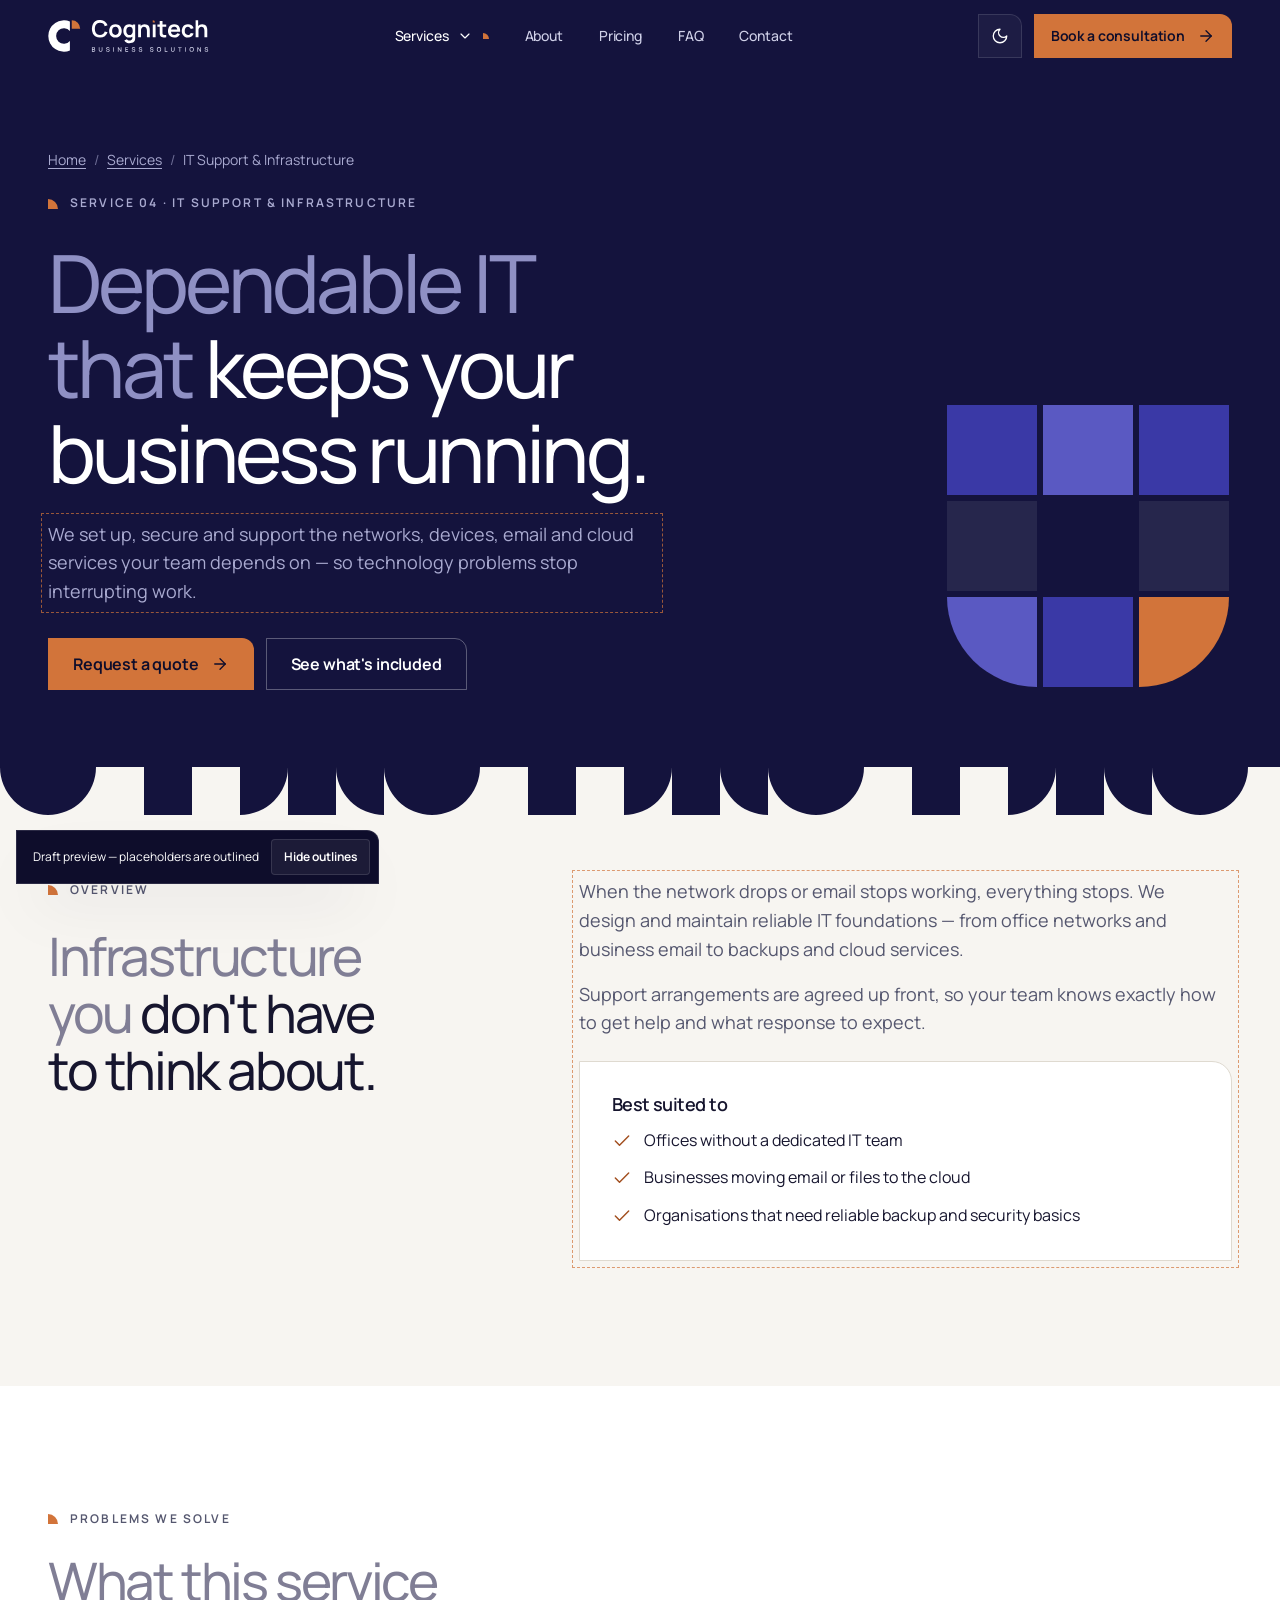
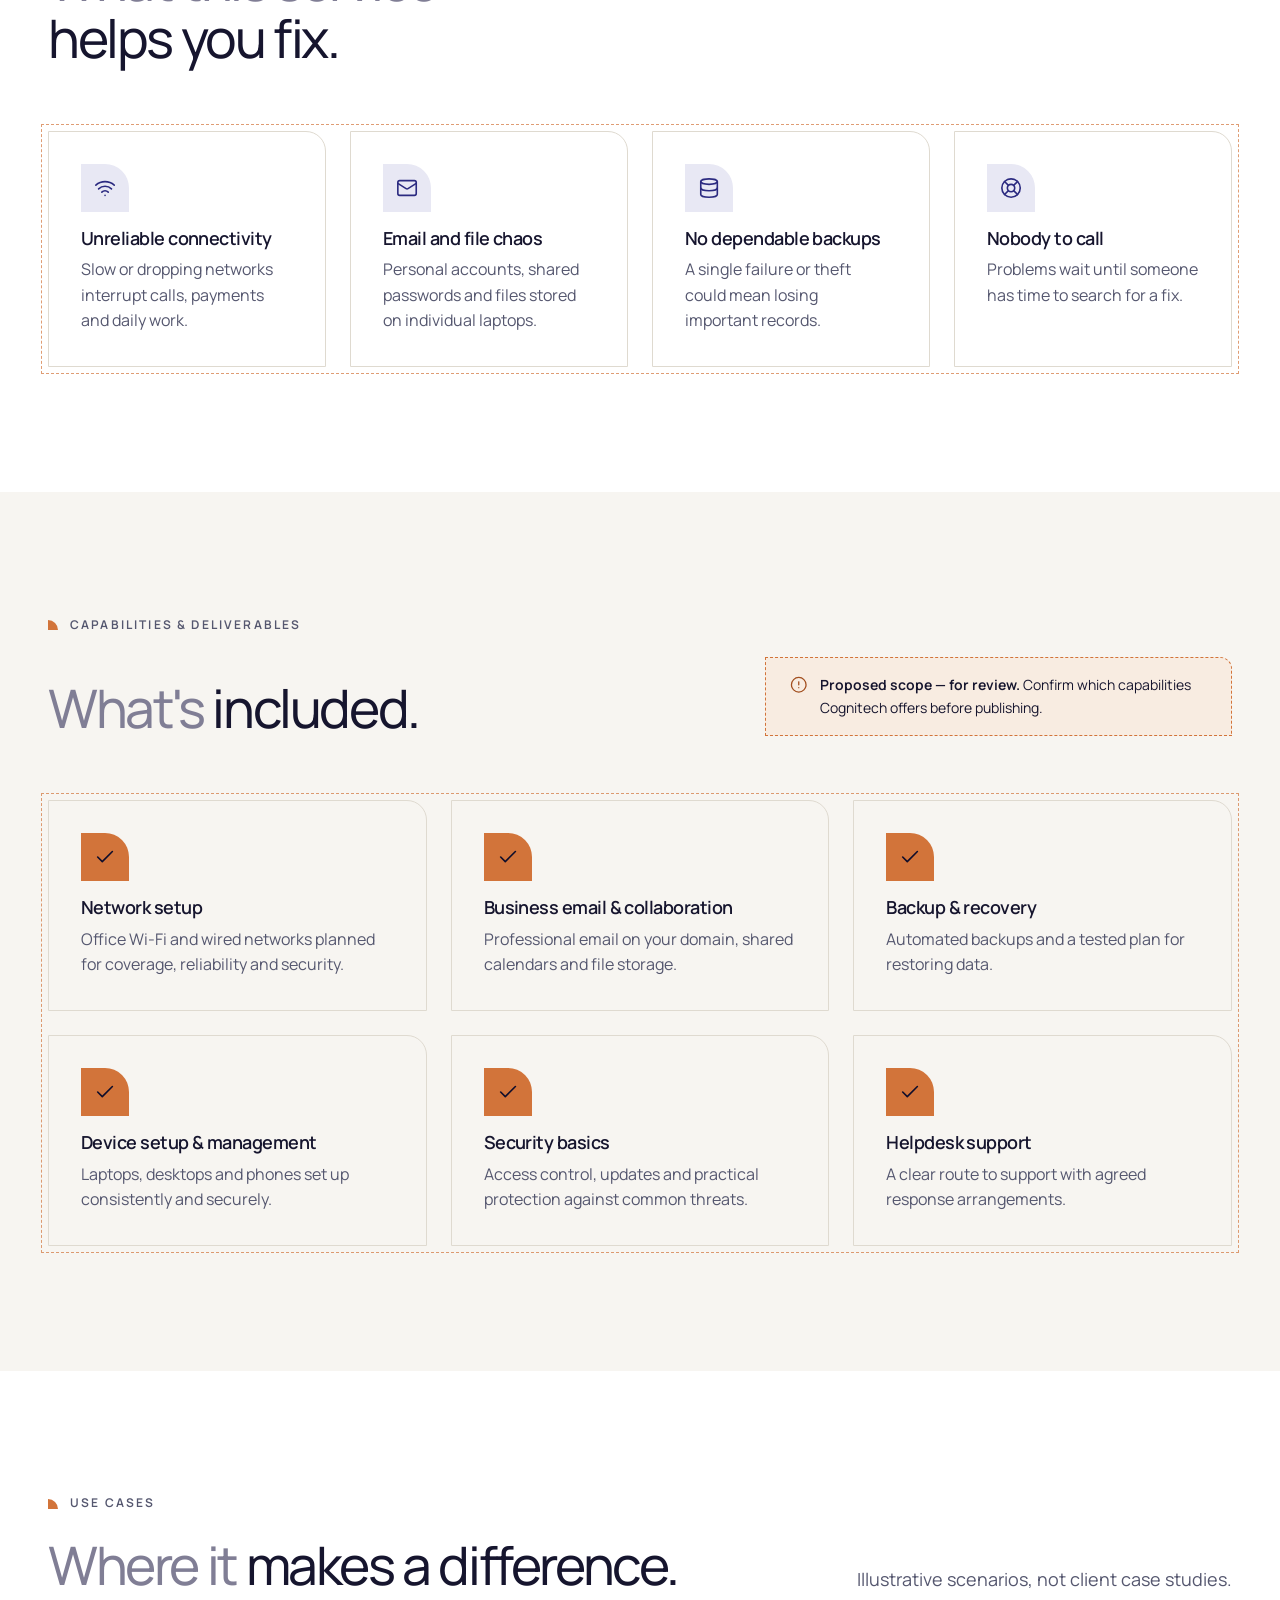
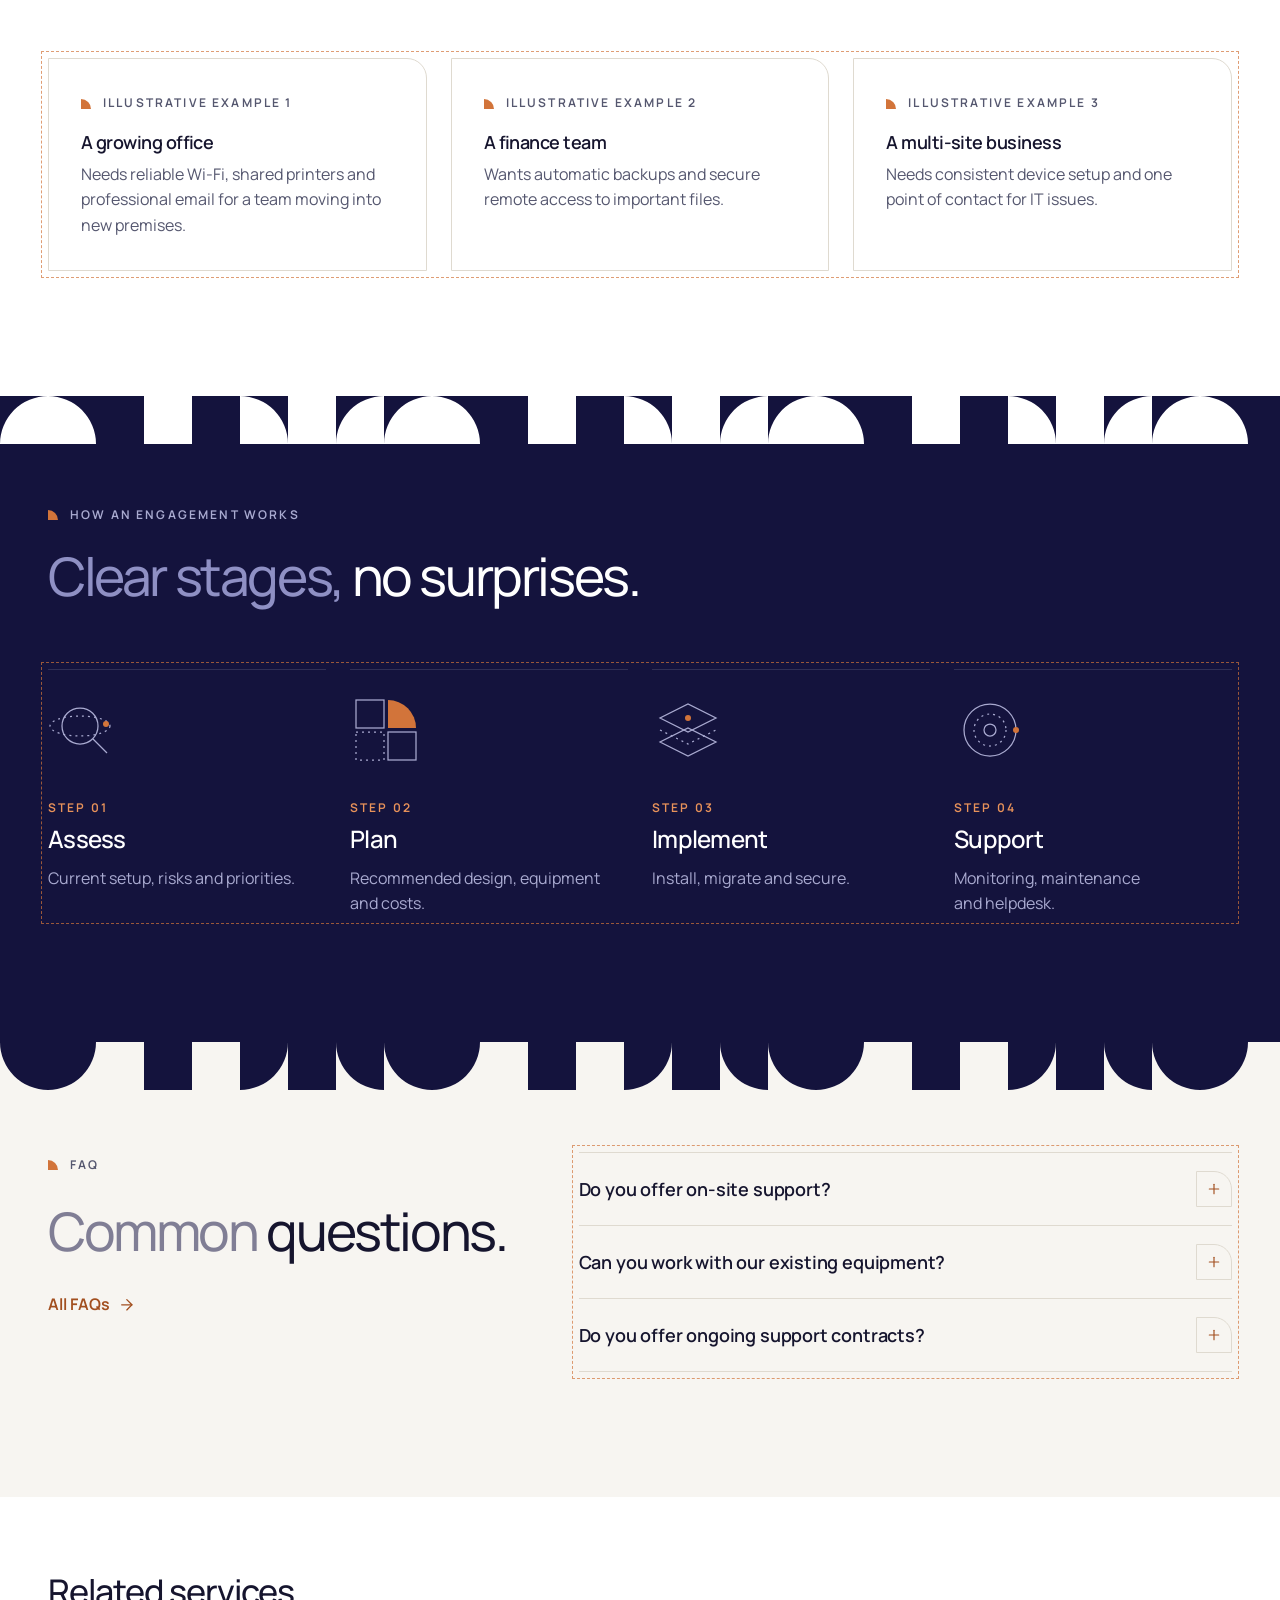
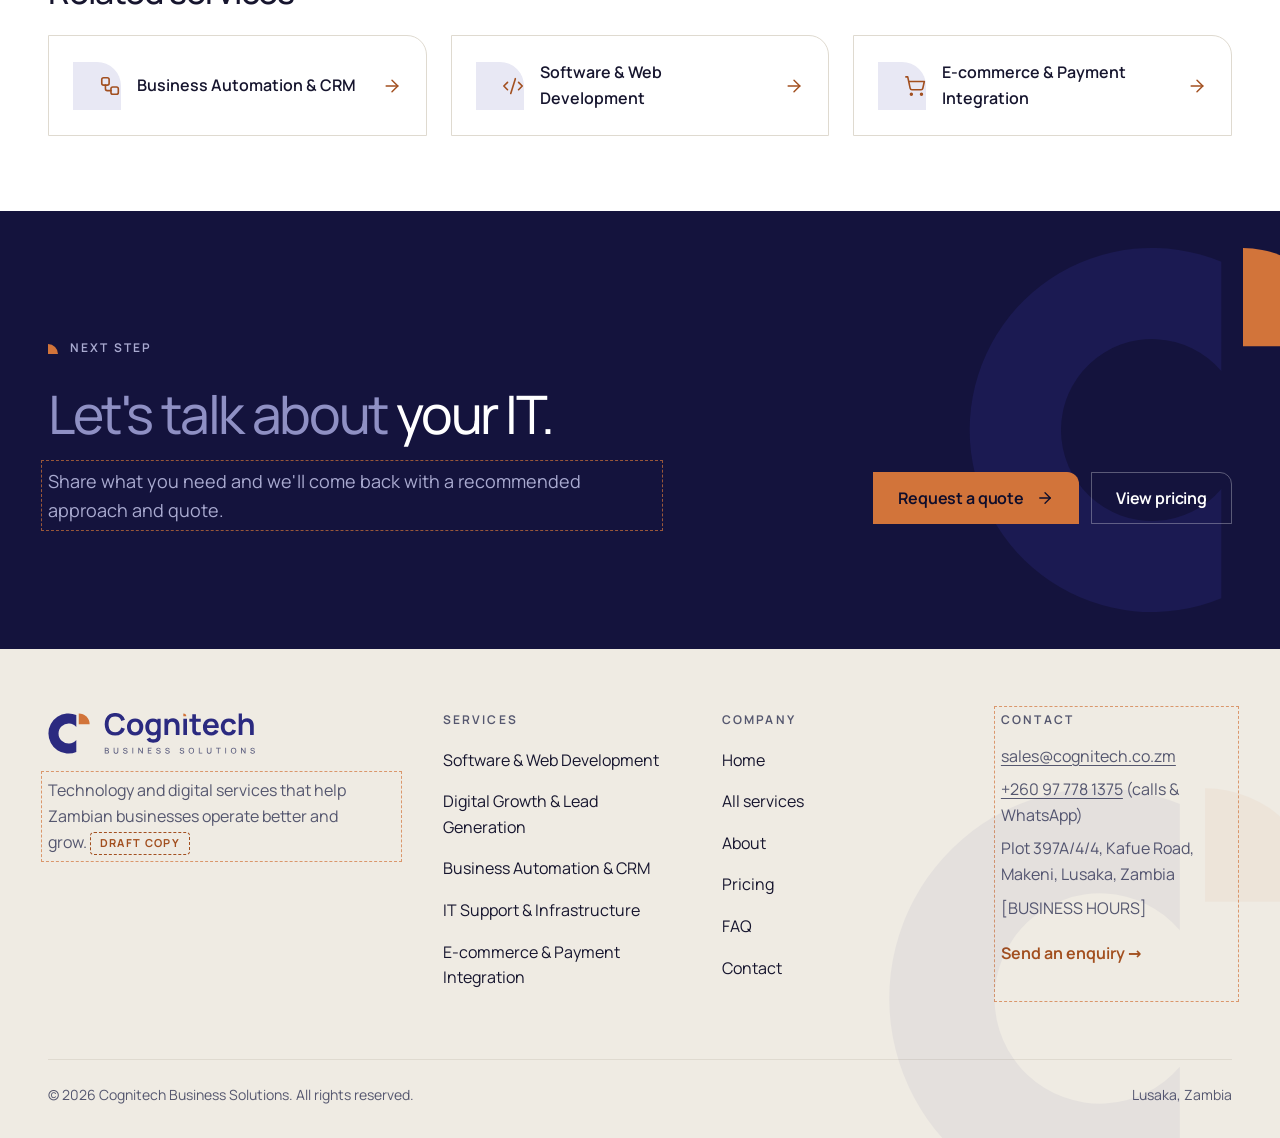
<file: services/it-support-infrastructure.html>
<!doctype html>
<html lang="en-ZM">
<head>
  <meta charset="utf-8">
  <meta name="viewport" content="width=device-width, initial-scale=1">
  <title>IT Support &amp; Infrastructure in Zambia | Cognitech Business Solutions</title>
  <meta name="description" content="Networks, devices, business email and cloud services set up properly — and supported when something goes wrong. Cognitech Business Solutions, Lusaka, Zambia. [Draft description]">
  <link rel="canonical" href="https://cognitech.co.zm/services/it-support-infrastructure.html">
  <meta name="theme-color" content="#14133d">
  <meta property="og:type" content="website">
  <meta property="og:site_name" content="Cognitech Business Solutions">
  <meta property="og:locale" content="en_ZM">
  <meta property="og:title" content="IT Support &amp; Infrastructure in Zambia | Cognitech Business Solutions">
  <meta property="og:description" content="Networks, devices, business email and cloud services set up properly — and supported when something goes wrong. Cognitech Business Solutions, Lusaka, Zambia. [Draft description]">
  <meta property="og:url" content="https://cognitech.co.zm/services/it-support-infrastructure.html">
  <meta property="og:image" content="https://cognitech.co.zm/assets/images/og-default.png">
  <meta property="og:image:width" content="1200">
  <meta property="og:image:height" content="630">
  <meta property="og:image:alt" content="Cognitech Business Solutions logo on a deep indigo background">
  <meta name="twitter:card" content="summary_large_image">
  <link rel="icon" href="../favicon.ico" sizes="32x32">
  <link rel="icon" href="../assets/brand/cognitech-app-icon.svg" type="image/svg+xml">
  <link rel="apple-touch-icon" href="../assets/brand/apple-touch-icon.png">
  <link rel="preload" href="../assets/fonts/manrope-latin-variable.woff2" as="font" type="font/woff2" crossorigin>
  <link rel="stylesheet" href="../css/tokens.css">
  <link rel="stylesheet" href="../css/base.css">
  <link rel="stylesheet" href="../css/layout.css">
  <link rel="stylesheet" href="../css/components.css">
  <link rel="stylesheet" href="../css/pages.css">
  <!-- layout:theme -->
<script>
  /* Theme: runs before the page is drawn so it never flashes the wrong colours.
     Uses the visitor's saved choice, otherwise their device setting. */
  (function (d) {
    d.classList.add("js");
    var t;
    try { t = localStorage.getItem("cognitech-theme"); } catch (e) {}
    if (t !== "light" && t !== "dark") {
      t = window.matchMedia && matchMedia("(prefers-color-scheme: dark)").matches ? "dark" : "light";
    }
    d.setAttribute("data-theme", t);
  })(document.documentElement);
</script>
<!-- /layout:theme -->
  <script src="../js/config.js" defer></script>
  <script src="../js/main.js" defer></script>
</head>
<body class="page-svc-it">
<!-- layout:icons -->
<!-- Icon sprite: Lucide v0.460.0 (ISC licence, https://lucide.dev). Edit partials/icons.svg, then run tools/sync-layout.mjs. -->
<svg xmlns="http://www.w3.org/2000/svg" class="sprite" aria-hidden="true" focusable="false">
<symbol id="i-arrow-right" viewBox="0 0 24 24"><path d="M5 12h14" /> <path d="m12 5 7 7-7 7" /></symbol>
<symbol id="i-arrow-up-right" viewBox="0 0 24 24"><path d="M7 7h10v10" /> <path d="M7 17 17 7" /></symbol>
<symbol id="i-code-xml" viewBox="0 0 24 24"><path d="m18 16 4-4-4-4" /> <path d="m6 8-4 4 4 4" /> <path d="m14.5 4-5 16" /></symbol>
<symbol id="i-trending-up" viewBox="0 0 24 24"><polyline points="22 7 13.5 15.5 8.5 10.5 2 17" /> <polyline points="16 7 22 7 22 13" /></symbol>
<symbol id="i-workflow" viewBox="0 0 24 24"><rect width="8" height="8" x="3" y="3" rx="2" /> <path d="M7 11v4a2 2 0 0 0 2 2h4" /> <rect width="8" height="8" x="13" y="13" rx="2" /></symbol>
<symbol id="i-server" viewBox="0 0 24 24"><rect width="20" height="8" x="2" y="2" rx="2" ry="2" /> <rect width="20" height="8" x="2" y="14" rx="2" ry="2" /> <line x1="6" x2="6.01" y1="6" y2="6" /> <line x1="6" x2="6.01" y1="18" y2="18" /></symbol>
<symbol id="i-shopping-cart" viewBox="0 0 24 24"><circle cx="8" cy="21" r="1" /> <circle cx="19" cy="21" r="1" /> <path d="M2.05 2.05h2l2.66 12.42a2 2 0 0 0 2 1.58h9.78a2 2 0 0 0 1.95-1.57l1.65-7.43H5.12" /></symbol>
<symbol id="i-credit-card" viewBox="0 0 24 24"><rect width="20" height="14" x="2" y="5" rx="2" /> <line x1="2" x2="22" y1="10" y2="10" /></symbol>
<symbol id="i-menu" viewBox="0 0 24 24"><line x1="4" x2="20" y1="12" y2="12" /> <line x1="4" x2="20" y1="6" y2="6" /> <line x1="4" x2="20" y1="18" y2="18" /></symbol>
<symbol id="i-x" viewBox="0 0 24 24"><path d="M18 6 6 18" /> <path d="m6 6 12 12" /></symbol>
<symbol id="i-plus" viewBox="0 0 24 24"><path d="M5 12h14" /> <path d="M12 5v14" /></symbol>
<symbol id="i-check" viewBox="0 0 24 24"><path d="M20 6 9 17l-5-5" /></symbol>
<symbol id="i-mail" viewBox="0 0 24 24"><rect width="20" height="16" x="2" y="4" rx="2" /> <path d="m22 7-8.97 5.7a1.94 1.94 0 0 1-2.06 0L2 7" /></symbol>
<symbol id="i-phone" viewBox="0 0 24 24"><path d="M22 16.92v3a2 2 0 0 1-2.18 2 19.79 19.79 0 0 1-8.63-3.07 19.5 19.5 0 0 1-6-6 19.79 19.79 0 0 1-3.07-8.67A2 2 0 0 1 4.11 2h3a2 2 0 0 1 2 1.72 12.84 12.84 0 0 0 .7 2.81 2 2 0 0 1-.45 2.11L8.09 9.91a16 16 0 0 0 6 6l1.27-1.27a2 2 0 0 1 2.11-.45 12.84 12.84 0 0 0 2.81.7A2 2 0 0 1 22 16.92z" /></symbol>
<symbol id="i-message-circle" viewBox="0 0 24 24"><path d="M7.9 20A9 9 0 1 0 4 16.1L2 22Z" /></symbol>
<symbol id="i-map-pin" viewBox="0 0 24 24"><path d="M20 10c0 4.993-5.539 10.193-7.399 11.799a1 1 0 0 1-1.202 0C9.539 20.193 4 14.993 4 10a8 8 0 0 1 16 0" /> <circle cx="12" cy="10" r="3" /></symbol>
<symbol id="i-clock" viewBox="0 0 24 24"><circle cx="12" cy="12" r="10" /> <polyline points="12 6 12 12 16 14" /></symbol>
<symbol id="i-chevron-down" viewBox="0 0 24 24"><path d="m6 9 6 6 6-6" /></symbol>
<symbol id="i-target" viewBox="0 0 24 24"><circle cx="12" cy="12" r="10" /> <circle cx="12" cy="12" r="6" /> <circle cx="12" cy="12" r="2" /></symbol>
<symbol id="i-layers" viewBox="0 0 24 24"><path d="m12.83 2.18a2 2 0 0 0-1.66 0L2.6 6.08a1 1 0 0 0 0 1.83l8.58 3.91a2 2 0 0 0 1.66 0l8.58-3.9a1 1 0 0 0 0-1.83Z" /> <path d="m22 17.65-9.17 4.16a2 2 0 0 1-1.66 0L2 17.65" /> <path d="m22 12.65-9.17 4.16a2 2 0 0 1-1.66 0L2 12.65" /></symbol>
<symbol id="i-shield-check" viewBox="0 0 24 24"><path d="M20 13c0 5-3.5 7.5-7.66 8.95a1 1 0 0 1-.67-.01C7.5 20.5 4 18 4 13V6a1 1 0 0 1 1-1c2 0 4.5-1.2 6.24-2.72a1.17 1.17 0 0 1 1.52 0C14.51 3.81 17 5 19 5a1 1 0 0 1 1 1z" /> <path d="m9 12 2 2 4-4" /></symbol>
<symbol id="i-users" viewBox="0 0 24 24"><path d="M16 21v-2a4 4 0 0 0-4-4H6a4 4 0 0 0-4 4v2" /> <circle cx="9" cy="7" r="4" /> <path d="M22 21v-2a4 4 0 0 0-3-3.87" /> <path d="M16 3.13a4 4 0 0 1 0 7.75" /></symbol>
<symbol id="i-lightbulb" viewBox="0 0 24 24"><path d="M15 14c.2-1 .7-1.7 1.5-2.5 1-.9 1.5-2.2 1.5-3.5A6 6 0 0 0 6 8c0 1 .2 2.2 1.5 3.5.7.7 1.3 1.5 1.5 2.5" /> <path d="M9 18h6" /> <path d="M10 22h4" /></symbol>
<symbol id="i-compass" viewBox="0 0 24 24"><path d="m16.24 7.76-1.804 5.411a2 2 0 0 1-1.265 1.265L7.76 16.24l1.804-5.411a2 2 0 0 1 1.265-1.265z" /> <circle cx="12" cy="12" r="10" /></symbol>
<symbol id="i-search" viewBox="0 0 24 24"><circle cx="11" cy="11" r="8" /> <path d="m21 21-4.3-4.3" /></symbol>
<symbol id="i-refresh-cw" viewBox="0 0 24 24"><path d="M3 12a9 9 0 0 1 9-9 9.75 9.75 0 0 1 6.74 2.74L21 8" /> <path d="M21 3v5h-5" /> <path d="M21 12a9 9 0 0 1-9 9 9.75 9.75 0 0 1-6.74-2.74L3 16" /> <path d="M8 16H3v5" /></symbol>
<symbol id="i-chart-no-axes-column" viewBox="0 0 24 24"><line x1="18" x2="18" y1="20" y2="10" /> <line x1="12" x2="12" y1="20" y2="4" /> <line x1="6" x2="6" y1="20" y2="14" /></symbol>
<symbol id="i-life-buoy" viewBox="0 0 24 24"><circle cx="12" cy="12" r="10" /> <path d="m4.93 4.93 4.24 4.24" /> <path d="m14.83 9.17 4.24-4.24" /> <path d="m14.83 14.83 4.24 4.24" /> <path d="m9.17 14.83-4.24 4.24" /> <circle cx="12" cy="12" r="4" /></symbol>
<symbol id="i-zap" viewBox="0 0 24 24"><path d="M4 14a1 1 0 0 1-.78-1.63l9.9-10.2a.5.5 0 0 1 .86.46l-1.92 6.02A1 1 0 0 0 13 10h7a1 1 0 0 1 .78 1.63l-9.9 10.2a.5.5 0 0 1-.86-.46l1.92-6.02A1 1 0 0 0 11 14z" /></symbol>
<symbol id="i-handshake" viewBox="0 0 24 24"><path d="m11 17 2 2a1 1 0 1 0 3-3" /> <path d="m14 14 2.5 2.5a1 1 0 1 0 3-3l-3.88-3.88a3 3 0 0 0-4.24 0l-.88.88a1 1 0 1 1-3-3l2.81-2.81a5.79 5.79 0 0 1 7.06-.87l.47.28a2 2 0 0 0 1.42.25L21 4" /> <path d="m21 3 1 11h-2" /> <path d="M3 3 2 14l6.5 6.5a1 1 0 1 0 3-3" /> <path d="M3 4h8" /></symbol>
<symbol id="i-file-text" viewBox="0 0 24 24"><path d="M15 2H6a2 2 0 0 0-2 2v16a2 2 0 0 0 2 2h12a2 2 0 0 0 2-2V7Z" /> <path d="M14 2v4a2 2 0 0 0 2 2h4" /> <path d="M10 9H8" /> <path d="M16 13H8" /> <path d="M16 17H8" /></symbol>
<symbol id="i-calendar-check" viewBox="0 0 24 24"><path d="M8 2v4" /> <path d="M16 2v4" /> <rect width="18" height="18" x="3" y="4" rx="2" /> <path d="M3 10h18" /> <path d="m9 16 2 2 4-4" /></symbol>
<symbol id="i-send" viewBox="0 0 24 24"><path d="M14.536 21.686a.5.5 0 0 0 .937-.024l6.5-19a.496.496 0 0 0-.635-.635l-19 6.5a.5.5 0 0 0-.024.937l7.93 3.18a2 2 0 0 1 1.112 1.11z" /> <path d="m21.854 2.147-10.94 10.939" /></symbol>
<symbol id="i-circle-alert" viewBox="0 0 24 24"><circle cx="12" cy="12" r="10" /> <line x1="12" x2="12" y1="8" y2="12" /> <line x1="12" x2="12.01" y1="16" y2="16" /></symbol>
<symbol id="i-circle-check" viewBox="0 0 24 24"><circle cx="12" cy="12" r="10" /> <path d="m9 12 2 2 4-4" /></symbol>
<symbol id="i-gauge" viewBox="0 0 24 24"><path d="m12 14 4-4" /> <path d="M3.34 19a10 10 0 1 1 17.32 0" /></symbol>
<symbol id="i-puzzle" viewBox="0 0 24 24"><path d="M15.39 4.39a1 1 0 0 0 1.68-.474 2.5 2.5 0 1 1 3.014 3.015 1 1 0 0 0-.474 1.68l1.683 1.682a2.414 2.414 0 0 1 0 3.414L19.61 15.39a1 1 0 0 1-1.68-.474 2.5 2.5 0 1 0-3.014 3.015 1 1 0 0 1 .474 1.68l-1.683 1.682a2.414 2.414 0 0 1-3.414 0L8.61 19.61a1 1 0 0 0-1.68.474 2.5 2.5 0 1 1-3.014-3.015 1 1 0 0 0 .474-1.68l-1.683-1.682a2.414 2.414 0 0 1 0-3.414L4.39 8.61a1 1 0 0 1 1.68.474 2.5 2.5 0 1 0 3.014-3.015 1 1 0 0 1-.474-1.68l1.683-1.682a2.414 2.414 0 0 1 3.414 0z" /></symbol>
<symbol id="i-repeat" viewBox="0 0 24 24"><path d="m17 2 4 4-4 4" /> <path d="M3 11v-1a4 4 0 0 1 4-4h14" /> <path d="m7 22-4-4 4-4" /> <path d="M21 13v1a4 4 0 0 1-4 4H3" /></symbol>
<symbol id="i-database" viewBox="0 0 24 24"><ellipse cx="12" cy="5" rx="9" ry="3" /> <path d="M3 5V19A9 3 0 0 0 21 19V5" /> <path d="M3 12A9 3 0 0 0 21 12" /></symbol>
<symbol id="i-wifi" viewBox="0 0 24 24"><path d="M12 20h.01" /> <path d="M2 8.82a15 15 0 0 1 20 0" /> <path d="M5 12.859a10 10 0 0 1 14 0" /> <path d="M8.5 16.429a5 5 0 0 1 7 0" /></symbol>
<symbol id="i-monitor-smartphone" viewBox="0 0 24 24"><path d="M18 8V6a2 2 0 0 0-2-2H4a2 2 0 0 0-2 2v7a2 2 0 0 0 2 2h8" /> <path d="M10 19v-3.96 3.15" /> <path d="M7 19h5" /> <rect width="6" height="10" x="16" y="12" rx="2" /></symbol>
<symbol id="i-store" viewBox="0 0 24 24"><path d="m2 7 4.41-4.41A2 2 0 0 1 7.83 2h8.34a2 2 0 0 1 1.42.59L22 7" /> <path d="M4 12v8a2 2 0 0 0 2 2h12a2 2 0 0 0 2-2v-8" /> <path d="M15 22v-4a2 2 0 0 0-2-2h-2a2 2 0 0 0-2 2v4" /> <path d="M2 7h20" /> <path d="M22 7v3a2 2 0 0 1-2 2a2.7 2.7 0 0 1-1.59-.63.7.7 0 0 0-.82 0A2.7 2.7 0 0 1 16 12a2.7 2.7 0 0 1-1.59-.63.7.7 0 0 0-.82 0A2.7 2.7 0 0 1 12 12a2.7 2.7 0 0 1-1.59-.63.7.7 0 0 0-.82 0A2.7 2.7 0 0 1 8 12a2.7 2.7 0 0 1-1.59-.63.7.7 0 0 0-.82 0A2.7 2.7 0 0 1 4 12a2 2 0 0 1-2-2V7" /></symbol>
<symbol id="i-wallet" viewBox="0 0 24 24"><path d="M19 7V4a1 1 0 0 0-1-1H5a2 2 0 0 0 0 4h15a1 1 0 0 1 1 1v4h-3a2 2 0 0 0 0 4h3a1 1 0 0 0 1-1v-2a1 1 0 0 0-1-1" /> <path d="M3 5v14a2 2 0 0 0 2 2h15a1 1 0 0 0 1-1v-4" /></symbol>
<symbol id="i-megaphone" viewBox="0 0 24 24"><path d="m3 11 18-5v12L3 14v-3z" /> <path d="M11.6 16.8a3 3 0 1 1-5.8-1.6" /></symbol>
<symbol id="i-mouse-pointer-click" viewBox="0 0 24 24"><path d="M14 4.1 12 6" /> <path d="m5.1 8-2.9-.8" /> <path d="m6 12-1.9 2" /> <path d="M7.2 2.2 8 5.1" /> <path d="M9.037 9.69a.498.498 0 0 1 .653-.653l11 4.5a.5.5 0 0 1-.074.949l-4.349 1.041a1 1 0 0 0-.74.739l-1.04 4.35a.5.5 0 0 1-.95.074z" /></symbol>
<symbol id="i-bot" viewBox="0 0 24 24"><path d="M12 8V4H8" /> <rect width="16" height="12" x="4" y="8" rx="2" /> <path d="M2 14h2" /> <path d="M20 14h2" /> <path d="M15 13v2" /> <path d="M9 13v2" /></symbol>
<symbol id="i-cloud" viewBox="0 0 24 24"><path d="M17.5 19H9a7 7 0 1 1 6.71-9h1.79a4.5 4.5 0 1 1 0 9Z" /></symbol>
<symbol id="i-lock" viewBox="0 0 24 24"><rect width="18" height="11" x="3" y="11" rx="2" ry="2" /> <path d="M7 11V7a5 5 0 0 1 10 0v4" /></symbol>
<symbol id="i-heart-handshake" viewBox="0 0 24 24"><path d="M19 14c1.49-1.46 3-3.21 3-5.5A5.5 5.5 0 0 0 16.5 3c-1.76 0-3 .5-4.5 2-1.5-1.5-2.74-2-4.5-2A5.5 5.5 0 0 0 2 8.5c0 2.3 1.5 4.05 3 5.5l7 7Z" /> <path d="M12 5 9.04 7.96a2.17 2.17 0 0 0 0 3.08c.82.82 2.13.85 3 .07l2.07-1.9a2.82 2.82 0 0 1 3.79 0l2.96 2.66" /> <path d="m18 15-2-2" /> <path d="m15 18-2-2" /></symbol>
<symbol id="i-scale" viewBox="0 0 24 24"><path d="m16 16 3-8 3 8c-.87.65-1.92 1-3 1s-2.13-.35-3-1Z" /> <path d="m2 16 3-8 3 8c-.87.65-1.92 1-3 1s-2.13-.35-3-1Z" /> <path d="M7 21h10" /> <path d="M12 3v18" /> <path d="M3 7h2c2 0 5-1 7-2 2 1 5 2 7 2h2" /></symbol>
<symbol id="i-moon" viewBox="0 0 24 24"><path d="M12 3a6 6 0 0 0 9 9 9 9 0 1 1-9-9Z" /></symbol>
<symbol id="i-sun" viewBox="0 0 24 24"><circle cx="12" cy="12" r="4" /> <path d="M12 2v2" /> <path d="M12 20v2" /> <path d="m4.93 4.93 1.41 1.41" /> <path d="m17.66 17.66 1.41 1.41" /> <path d="M2 12h2" /> <path d="M20 12h2" /> <path d="m6.34 17.66-1.41 1.41" /> <path d="m19.07 4.93-1.41 1.41" /></symbol>
</svg>
<!-- /layout:icons -->
<!-- layout:header -->
<a class="skip-link" href="#main">Skip to content</a>
<header class="site-header" data-header>
  <div class="container site-header__inner">
    <a class="site-header__logo" href="../index.html" data-nav="home">
      <img src="../assets/brand/cognitech-logo-white.svg" width="203" height="40" alt="Cognitech Business Solutions — home">
    </a>
    <nav class="nav" aria-label="Main">
      <ul class="nav__list">
        <li class="nav__item nav__item--current" data-dropdown>
          <button class="nav__toggle" type="button" aria-expanded="false" aria-controls="nav-services">
            Services <svg class="icon" aria-hidden="true"><use href="#i-chevron-down"/></svg>
          </button>
          <div class="nav__panel" id="nav-services" hidden>
            <ul>
              <li><a href="../services/software-web-development.html" data-nav="svc-software"><span class="icon-tile"><svg class="icon" aria-hidden="true"><use href="#i-code-xml"/></svg></span>Software &amp; Web Development</a></li>
              <li><a href="../services/digital-growth-lead-generation.html" data-nav="svc-growth"><span class="icon-tile"><svg class="icon" aria-hidden="true"><use href="#i-trending-up"/></svg></span>Digital Growth &amp; Lead Generation</a></li>
              <li><a href="../services/business-automation-crm.html" data-nav="svc-automation"><span class="icon-tile"><svg class="icon" aria-hidden="true"><use href="#i-workflow"/></svg></span>Business Automation &amp; CRM</a></li>
              <li><a href="../services/it-support-infrastructure.html" data-nav="svc-it" aria-current="page"><span class="icon-tile"><svg class="icon" aria-hidden="true"><use href="#i-server"/></svg></span>IT Support &amp; Infrastructure</a></li>
              <li><a href="../services/ecommerce-payment-integration.html" data-nav="svc-ecommerce"><span class="icon-tile"><svg class="icon" aria-hidden="true"><use href="#i-shopping-cart"/></svg></span>E-commerce &amp; Payment Integration</a></li>
              <li class="nav__panel-all"><a href="../services.html" data-nav="services">All services <svg class="icon" aria-hidden="true"><use href="#i-arrow-right"/></svg></a></li>
            </ul>
          </div>
        </li>
        <li><a class="nav__link" href="../about.html" data-nav="about">About</a></li>
        <li><a class="nav__link" href="../pricing.html" data-nav="pricing">Pricing</a></li>
        <li><a class="nav__link" href="../faq.html" data-nav="faq">FAQ</a></li>
        <li><a class="nav__link" href="../contact.html" data-nav="contact">Contact</a></li>
      </ul>
    </nav>
    <div class="site-header__actions">
    <button class="theme-toggle" type="button" aria-pressed="false" title="Switch to dark mode" data-theme-toggle>
      <span class="visually-hidden">Dark mode</span>
      <svg class="icon icon-moon" aria-hidden="true"><use href="#i-moon"/></svg>
      <svg class="icon icon-sun" aria-hidden="true"><use href="#i-sun"/></svg>
    </button>
    <a class="btn btn--primary btn--sm site-header__cta" href="../contact.html">Book a consultation <svg class="icon" aria-hidden="true"><use href="#i-arrow-right"/></svg></a>
    <button class="menu-button" type="button" aria-expanded="false" aria-controls="mobile-menu" data-menu-button>
      <span>Menu</span>
      <svg class="icon icon-open" aria-hidden="true"><use href="#i-menu"/></svg>
      <svg class="icon icon-close" aria-hidden="true"><use href="#i-x"/></svg>
    </button>
    </div>
  </div>
</header>
<div class="mobile-menu" id="mobile-menu" hidden data-mobile-menu>
  <nav aria-label="Mobile">
    <ul class="mobile-menu__list">
      <li><a class="mobile-menu__link" href="../index.html" data-nav="home">Home</a></li>
      <li>
        <a class="mobile-menu__link" href="../services.html" data-nav="services">Services</a>
        <ul class="mobile-menu__sub">
          <li><a href="../services/software-web-development.html" data-nav="svc-software">Software &amp; Web Development</a></li>
          <li><a href="../services/digital-growth-lead-generation.html" data-nav="svc-growth">Digital Growth &amp; Lead Generation</a></li>
          <li><a href="../services/business-automation-crm.html" data-nav="svc-automation">Business Automation &amp; CRM</a></li>
          <li><a href="../services/it-support-infrastructure.html" data-nav="svc-it" aria-current="page">IT Support &amp; Infrastructure</a></li>
          <li><a href="../services/ecommerce-payment-integration.html" data-nav="svc-ecommerce">E-commerce &amp; Payment Integration</a></li>
        </ul>
      </li>
      <li><a class="mobile-menu__link" href="../about.html" data-nav="about">About</a></li>
      <li><a class="mobile-menu__link" href="../pricing.html" data-nav="pricing">Pricing</a></li>
      <li><a class="mobile-menu__link" href="../faq.html" data-nav="faq">FAQ</a></li>
      <li><a class="mobile-menu__link" href="../contact.html" data-nav="contact">Contact</a></li>
    </ul>
    <div class="mobile-menu__cta">
      <a class="btn btn--primary" href="../contact.html">Book a consultation <svg class="icon" aria-hidden="true"><use href="#i-arrow-right"/></svg></a>
    </div>
  </nav>
</div>
<!-- /layout:header -->
<main id="main" tabindex="-1">

<section class="page-hero band-ink">
  <div class="container page-hero__grid">
    <div class="page-hero__copy">
      <nav class="breadcrumb" aria-label="Breadcrumb"><ol><li><a href="../index.html">Home</a></li><li><a href="../services.html">Services</a></li><li aria-current="page">IT Support &amp; Infrastructure</li></ol></nav>
      <p class="eyebrow">Service 04 · IT Support &amp; Infrastructure</p>
      <h1 class="display">Dependable IT that <span class="hl">keeps your business running.</span></h1>
      <p class="lede" data-placeholder="copy">We set up, secure and support the networks, devices, email and cloud services your team depends on — so technology problems stop interrupting work.</p>
      <div class="btn-row"><a class="btn btn--primary" href="../contact.html?service=it-support-infrastructure#enquiry">Request a quote <svg class="icon" aria-hidden="true"><use href="#i-arrow-right"/></svg></a><a class="btn btn--ghost" href="#capabilities">See what's included</a></div>
    </div>
    <div class="page-hero__art"><svg class="qart" viewBox="0 0 96 96" aria-hidden="true" focusable="false"><rect class="q1" x="1.0" y="1.0" width="30" height="30"/><rect class="q2" x="33.0" y="1.0" width="30" height="30"/><rect class="q1" x="65.0" y="1.0" width="30" height="30"/><rect class="q3" x="1.0" y="33.0" width="30" height="30"/><rect class="q3" x="65.0" y="33.0" width="30" height="30"/><path class="q2" d="M31.0 65.0L1.0 65.0A30 30 0 0 0 31.0 95.0Z"/><rect class="q1" x="33.0" y="65.0" width="30" height="30"/><path class="qc" d="M65.0 65.0L95.0 65.0A30 30 0 0 1 65.0 95.0Z"/></svg></div>
  </div>
</section>

<div class="q-divider" style="--from: var(--band-ink); --to: var(--band-paper);" aria-hidden="true"></div>

<section class="section band-paper section--flush-top" aria-labelledby="overview-title">
  <div class="container split">
    <div class="stack">
      <p class="eyebrow">Overview</p>
      <h2 class="headline" id="overview-title">Infrastructure you <span class="hl">don't have to think about.</span></h2>
    </div>
    <div class="stack" data-placeholder="copy">
      <div class="prose stack"><p>When the network drops or email stops working, everything stops. We design and maintain reliable IT foundations — from office networks and business email to backups and cloud services.</p><p>Support arrangements are agreed up front, so your team knows exactly how to get help and what response to expect.</p></div>
      <div class="card">
        <h3 class="u-mt-0">Best suited to</h3>
        <ul class="check-list u-mt-3"><li><svg class="icon" aria-hidden="true"><use href="#i-check"/></svg><span>Offices without a dedicated IT team</span></li><li><svg class="icon" aria-hidden="true"><use href="#i-check"/></svg><span>Businesses moving email or files to the cloud</span></li><li><svg class="icon" aria-hidden="true"><use href="#i-check"/></svg><span>Organisations that need reliable backup and security basics</span></li></ul>
      </div>
    </div>
  </div>
</section>

<section class="section band-white" aria-labelledby="problems-title">
  <div class="container">
    <div class="section-head section-head--split">
      <p class="eyebrow">Problems we solve</p>
      <h2 class="headline" id="problems-title">What this service <span class="hl">helps you fix.</span></h2>
    </div>
    <div class="grid grid--4" data-placeholder="copy"><div class="card reveal"><span class="icon-tile"><svg class="icon" aria-hidden="true"><use href="#i-wifi"/></svg></span><h3>Unreliable connectivity</h3><p>Slow or dropping networks interrupt calls, payments and daily work.</p></div><div class="card reveal"><span class="icon-tile"><svg class="icon" aria-hidden="true"><use href="#i-mail"/></svg></span><h3>Email and file chaos</h3><p>Personal accounts, shared passwords and files stored on individual laptops.</p></div><div class="card reveal"><span class="icon-tile"><svg class="icon" aria-hidden="true"><use href="#i-database"/></svg></span><h3>No dependable backups</h3><p>A single failure or theft could mean losing important records.</p></div><div class="card reveal"><span class="icon-tile"><svg class="icon" aria-hidden="true"><use href="#i-life-buoy"/></svg></span><h3>Nobody to call</h3><p>Problems wait until someone has time to search for a fix.</p></div></div>
  </div>
</section>

<section class="section band-paper" id="capabilities" aria-labelledby="cap-title">
  <div class="container">
    <div class="section-head section-head--split">
      <p class="eyebrow">Capabilities &amp; deliverables</p>
      <h2 class="headline" id="cap-title">What's <span class="hl">included.</span></h2>
      <p class="notice"><svg class="icon" aria-hidden="true"><use href="#i-circle-alert"/></svg><span><strong>Proposed scope — for review.</strong> Confirm which capabilities Cognitech offers before publishing.</span></p>
    </div>
    <div class="grid grid--3" data-placeholder="scope"><div class="card card--plain reveal"><span class="icon-tile icon-tile--copper"><svg class="icon" aria-hidden="true"><use href="#i-check"/></svg></span><h3>Network setup</h3><p>Office Wi-Fi and wired networks planned for coverage, reliability and security.</p></div><div class="card card--plain reveal"><span class="icon-tile icon-tile--copper"><svg class="icon" aria-hidden="true"><use href="#i-check"/></svg></span><h3>Business email & collaboration</h3><p>Professional email on your domain, shared calendars and file storage.</p></div><div class="card card--plain reveal"><span class="icon-tile icon-tile--copper"><svg class="icon" aria-hidden="true"><use href="#i-check"/></svg></span><h3>Backup & recovery</h3><p>Automated backups and a tested plan for restoring data.</p></div><div class="card card--plain reveal"><span class="icon-tile icon-tile--copper"><svg class="icon" aria-hidden="true"><use href="#i-check"/></svg></span><h3>Device setup & management</h3><p>Laptops, desktops and phones set up consistently and securely.</p></div><div class="card card--plain reveal"><span class="icon-tile icon-tile--copper"><svg class="icon" aria-hidden="true"><use href="#i-check"/></svg></span><h3>Security basics</h3><p>Access control, updates and practical protection against common threats.</p></div><div class="card card--plain reveal"><span class="icon-tile icon-tile--copper"><svg class="icon" aria-hidden="true"><use href="#i-check"/></svg></span><h3>Helpdesk support</h3><p>A clear route to support with agreed response arrangements.</p></div></div>
  </div>
</section>

<section class="section band-white" aria-labelledby="cases-title">
  <div class="container">
    <div class="section-head section-head--split">
      <p class="eyebrow">Use cases</p>
      <h2 class="headline" id="cases-title">Where it <span class="hl">makes a difference.</span></h2>
      <p class="lede">Illustrative scenarios, not client case studies.</p>
    </div>
    <div class="grid grid--3" data-placeholder="copy"><article class="card reveal"><p class="eyebrow">Illustrative example 1</p><h3>A growing office</h3><p>Needs reliable Wi-Fi, shared printers and professional email for a team moving into new premises.</p></article><article class="card reveal"><p class="eyebrow">Illustrative example 2</p><h3>A finance team</h3><p>Wants automatic backups and secure remote access to important files.</p></article><article class="card reveal"><p class="eyebrow">Illustrative example 3</p><h3>A multi-site business</h3><p>Needs consistent device setup and one point of contact for IT issues.</p></article></div>
  </div>
</section>

<div class="q-divider q-divider--flip" style="--from: var(--band-white); --to: var(--band-ink);" aria-hidden="true"></div>

<section class="section band-ink section--flush-top" aria-labelledby="engage-title">
  <div class="container">
    <div class="section-head section-head--split">
      <p class="eyebrow">How an engagement works</p>
      <h2 class="headline" id="engage-title">Clear stages, <span class="hl">no surprises.</span></h2>
    </div>
    <ol class="steps steps--4" role="list" data-placeholder="copy"><li class="step reveal">
  <svg class="step__art wire" viewBox="0 0 72 72" aria-hidden="true"><circle cx="32" cy="32" r="18"/><path d="M45 45l14 14"/><ellipse cx="32" cy="32" rx="30" ry="10" stroke-dasharray="2 4"/><circle class="wf" cx="58" cy="30" r="3"/></svg>
  <span class="step__label">Step 01</span>
  <h3>Assess</h3>
  <p>Current setup, risks and priorities.</p>
</li><li class="step reveal">
  <svg class="step__art wire" viewBox="0 0 72 72" aria-hidden="true"><rect x="6" y="6" width="28" height="28"/><rect x="38" y="38" width="28" height="28"/><rect x="6" y="38" width="28" height="28" stroke-dasharray="2 4"/><path class="wf" d="M38 34V6a28 28 0 0 1 28 28z"/></svg>
  <span class="step__label">Step 02</span>
  <h3>Plan</h3>
  <p>Recommended design, equipment and costs.</p>
</li><li class="step reveal">
  <svg class="step__art wire" viewBox="0 0 72 72" aria-hidden="true"><path d="M8 48l28 14 28-14-28-14z"/><path d="M8 36l28 14 28-14" stroke-dasharray="2 4"/><path d="M8 24l28 14 28-14L36 10z"/><circle class="wf" cx="36" cy="24" r="3"/></svg>
  <span class="step__label">Step 03</span>
  <h3>Implement</h3>
  <p>Install, migrate and secure.</p>
</li><li class="step reveal">
  <svg class="step__art wire" viewBox="0 0 72 72" aria-hidden="true"><circle cx="36" cy="36" r="26"/><circle cx="36" cy="36" r="16" stroke-dasharray="2 4"/><circle cx="36" cy="36" r="6"/><circle class="wf" cx="62" cy="36" r="3"/></svg>
  <span class="step__label">Step 04</span>
  <h3>Support</h3>
  <p>Monitoring, maintenance and helpdesk.</p>
</li></ol>
  </div>
</section>
<div class="q-divider" style="--from: var(--band-ink); --to: var(--band-paper);" aria-hidden="true"></div>


<section class="section band-paper section--flush-top" aria-labelledby="sfaq-title">
  <div class="container split">
    <div class="split__sticky stack">
      <p class="eyebrow">FAQ</p>
      <h2 class="headline" id="sfaq-title">Common <span class="hl">questions.</span></h2>
      <a class="link-arrow" href="../faq.html">All FAQs <svg class="icon" aria-hidden="true"><use href="#i-arrow-right"/></svg></a>
    </div>
    <div class="faq" data-placeholder="copy"><details class="faq__item">
  <summary>Do you offer on-site support?<span class="faq__icon"><svg class="icon" aria-hidden="true"><use href="#i-plus"/></svg></span></summary>
  <div class="faq__answer"><p>[ON-SITE COVERAGE — confirm areas served and arrangements, e.g. Lusaka and surrounding areas.]</p></div>
</details><details class="faq__item">
  <summary>Can you work with our existing equipment?<span class="faq__icon"><svg class="icon" aria-hidden="true"><use href="#i-plus"/></svg></span></summary>
  <div class="faq__answer"><p>Yes, where it's suitable. We'll recommend replacing equipment only when it's causing problems or is no longer secure.</p></div>
</details><details class="faq__item">
  <summary>Do you offer ongoing support contracts?<span class="faq__icon"><svg class="icon" aria-hidden="true"><use href="#i-plus"/></svg></span></summary>
  <div class="faq__answer"><p>Ongoing support can be arranged. Scope, response arrangements and pricing are agreed in your proposal.</p></div>
</details></div>
  </div>
</section>

<section class="section band-white section--tight" aria-labelledby="related-title">
  <div class="container">
    <h2 class="title" id="related-title">Related services</h2>
    <div class="grid grid--3 u-mt-5"><a class="related-card" href="business-automation-crm.html"><span class="icon-tile"><svg class="icon" aria-hidden="true"><use href="#i-workflow"/></svg></span><span>Business Automation &amp; CRM</span><svg class="icon" aria-hidden="true"><use href="#i-arrow-right"/></svg></a><a class="related-card" href="software-web-development.html"><span class="icon-tile"><svg class="icon" aria-hidden="true"><use href="#i-code-xml"/></svg></span><span>Software &amp; Web Development</span><svg class="icon" aria-hidden="true"><use href="#i-arrow-right"/></svg></a><a class="related-card" href="ecommerce-payment-integration.html"><span class="icon-tile"><svg class="icon" aria-hidden="true"><use href="#i-shopping-cart"/></svg></span><span>E-commerce &amp; Payment Integration</span><svg class="icon" aria-hidden="true"><use href="#i-arrow-right"/></svg></a></div>
  </div>
</section>

<section class="section cta-band band-ink" aria-labelledby="cta-title">
  <svg class="cta-band__art" viewBox="0 0 96 96" aria-hidden="true" focusable="false"><path class="c" d="M64 9.2A42 42 0 1 0 64 86.8V61.6A21 21 0 1 1 64 34.4z"/><path class="q" d="M69 28.7V6A22.7 22.7 0 0 1 91.7 28.7z"/></svg>
  <div class="container cta-band__inner">
    <div class="stack" style="--stack: var(--space-5)">
      <p class="eyebrow">Next step</p>
      <h2 class="headline" id="cta-title">Let's talk about <span class="hl">your IT.</span></h2>
      <p class="lede" data-placeholder="copy">Share what you need and we'll come back with a recommended approach and quote.</p>
    </div>
    <div class="btn-row">
      <a class="btn btn--primary" href="../contact.html?service=it-support-infrastructure#enquiry">Request a quote <svg class="icon" aria-hidden="true"><use href="#i-arrow-right"/></svg></a>
        <a class="btn btn--ghost" href="../pricing.html">View pricing</a>
    </div>
  </div>
</section>
</main>
<!-- layout:footer -->
<footer class="site-footer">
  <div class="container">
    <div class="site-footer__top">
      <div class="site-footer__brand">
        <a href="../index.html"><img class="logo-on-light" src="../assets/brand/cognitech-logo-indigo-copper.svg" width="208" height="41" alt="Cognitech Business Solutions — home" loading="lazy"><img class="logo-on-dark" src="../assets/brand/cognitech-logo-white.svg" width="208" height="41" alt="Cognitech Business Solutions — home" loading="lazy"></a>
        <p data-placeholder="copy">Technology and digital services that help Zambian businesses operate better and grow. <span class="ph">Draft copy</span></p>
      </div>
      <div class="site-footer__links">
        <h2>Services</h2>
        <ul>
          <li><a href="../services/software-web-development.html">Software &amp; Web Development</a></li>
          <li><a href="../services/digital-growth-lead-generation.html">Digital Growth &amp; Lead Generation</a></li>
          <li><a href="../services/business-automation-crm.html">Business Automation &amp; CRM</a></li>
          <li><a href="../services/it-support-infrastructure.html">IT Support &amp; Infrastructure</a></li>
          <li><a href="../services/ecommerce-payment-integration.html">E-commerce &amp; Payment Integration</a></li>
        </ul>
      </div>
      <div class="site-footer__links">
        <h2>Company</h2>
        <ul>
          <li><a href="../index.html">Home</a></li>
          <li><a href="../services.html">All services</a></li>
          <li><a href="../about.html">About</a></li>
          <li><a href="../pricing.html">Pricing</a></li>
          <li><a href="../faq.html">FAQ</a></li>
          <li><a href="../contact.html">Contact</a></li>
        </ul>
      </div>
      <div class="site-footer__contact" data-placeholder="contact">
        <h2>Contact</h2>
        <ul>
          <li><a href="mailto:sales@cognitech.co.zm">sales@cognitech.co.zm</a></li>
          <li><a href="tel:+260977781375">+260 97 778 1375</a> (calls &amp; WhatsApp)</li>
          <li>Plot 397A/4/4, Kafue Road, Makeni, Lusaka, Zambia</li>
          <li>[BUSINESS HOURS]</li>
        </ul>
        <p class="site-footer__links site-footer__more"><a href="../contact.html">Send an enquiry <span aria-hidden="true">→</span></a></p>
      </div>
    </div>
    <div class="site-footer__bottom">
      <p>© <span data-year>2026</span> Cognitech Business Solutions. All rights reserved.</p>
      <p>Lusaka, Zambia</p>
    </div>
  </div>
  <img class="site-footer__mark" src="../assets/brand/cognitech-mark-indigo-copper.svg" width="228" height="224" alt="" loading="lazy">
</footer>
<div class="review-bar" data-review-bar role="region" aria-label="Draft preview tools">
  <span>Draft preview — placeholders are outlined</span>
  <button type="button" data-toggle-placeholders aria-pressed="true">Hide outlines</button>
</div>
<!-- /layout:footer -->
</body>
</html>
</file>
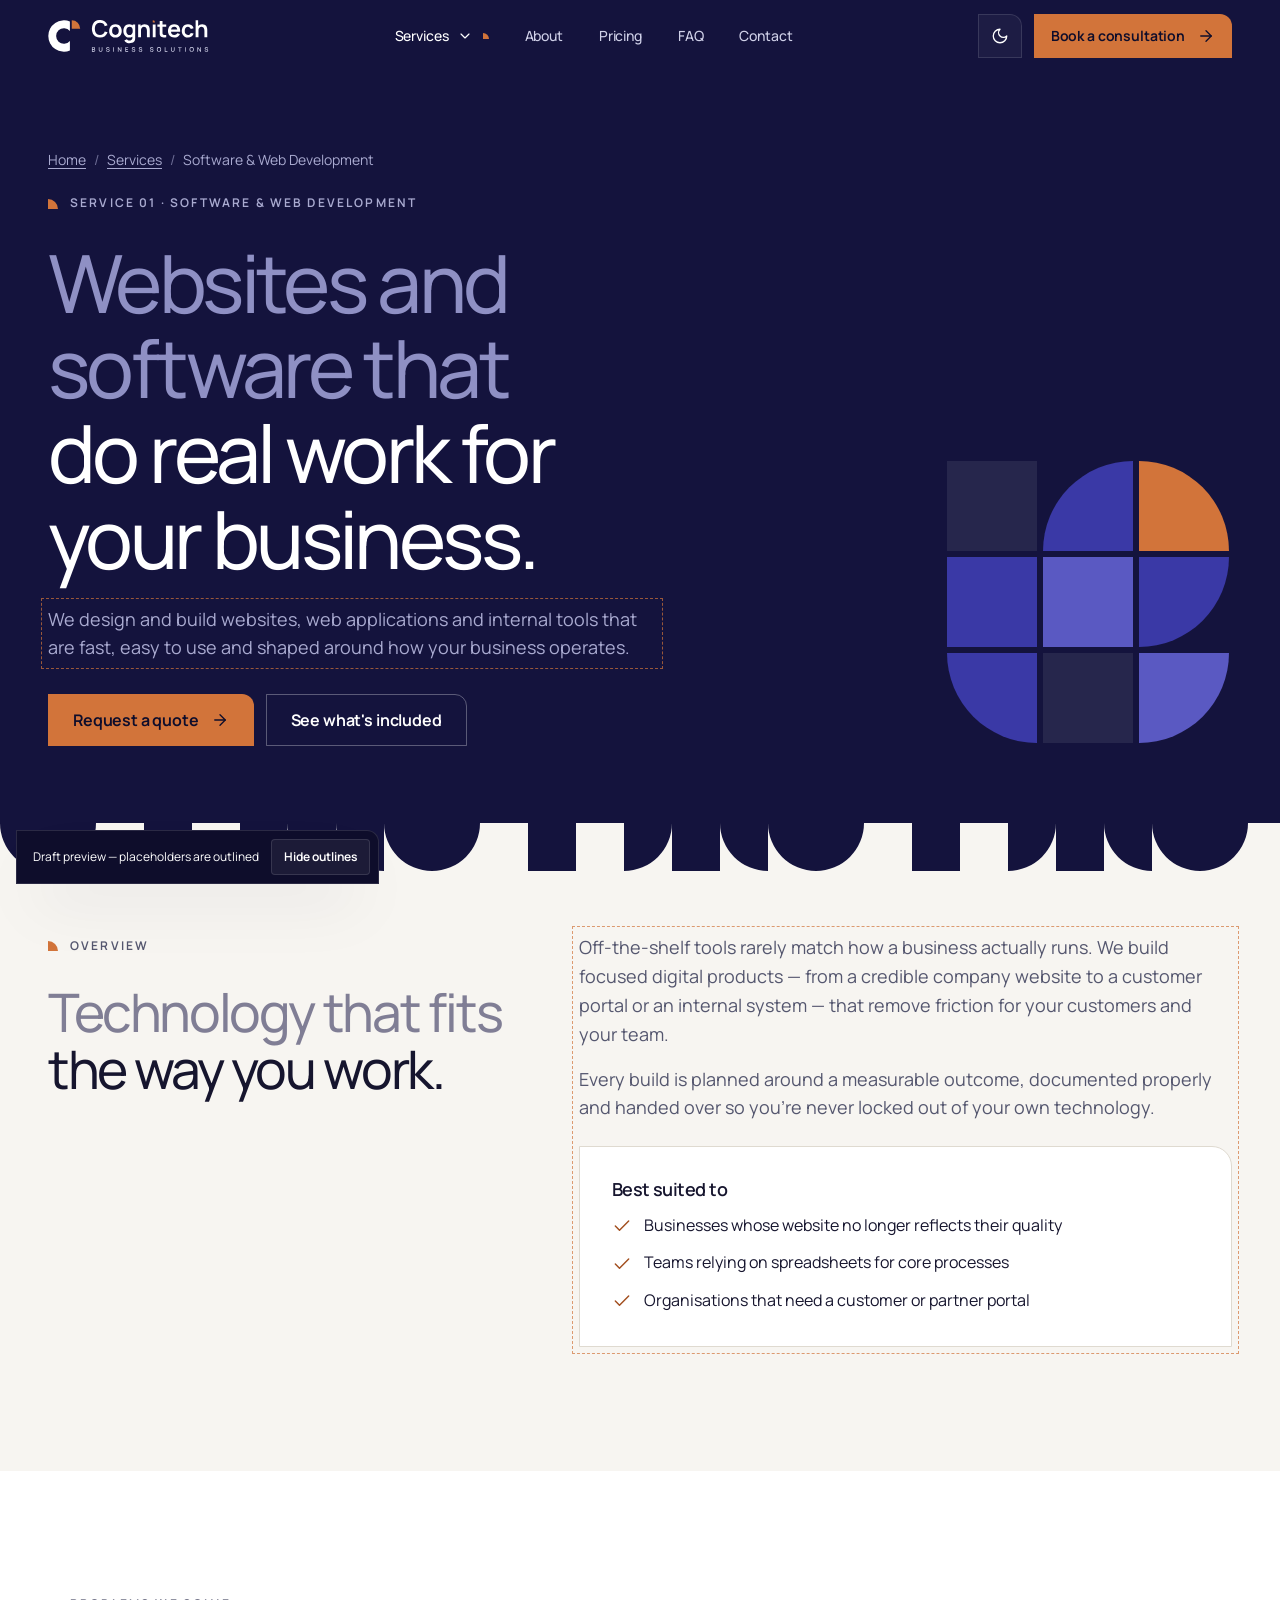
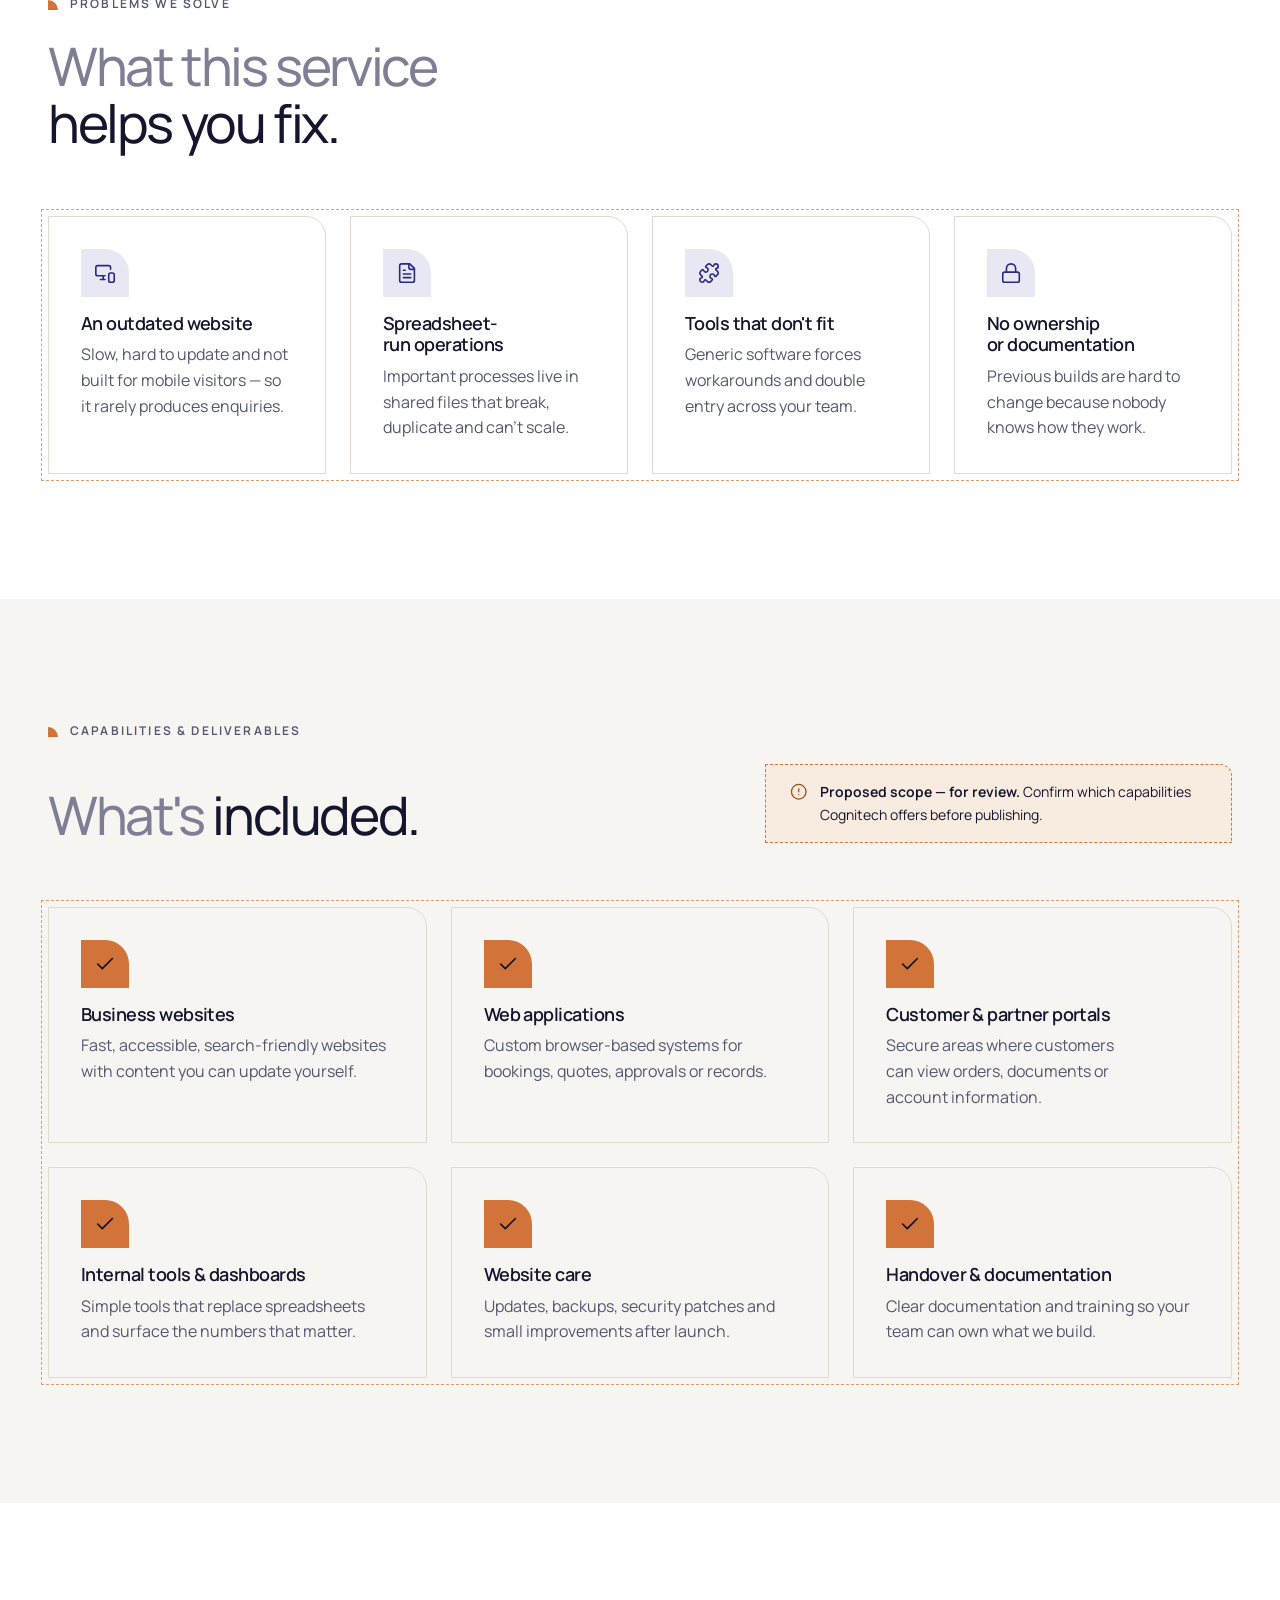
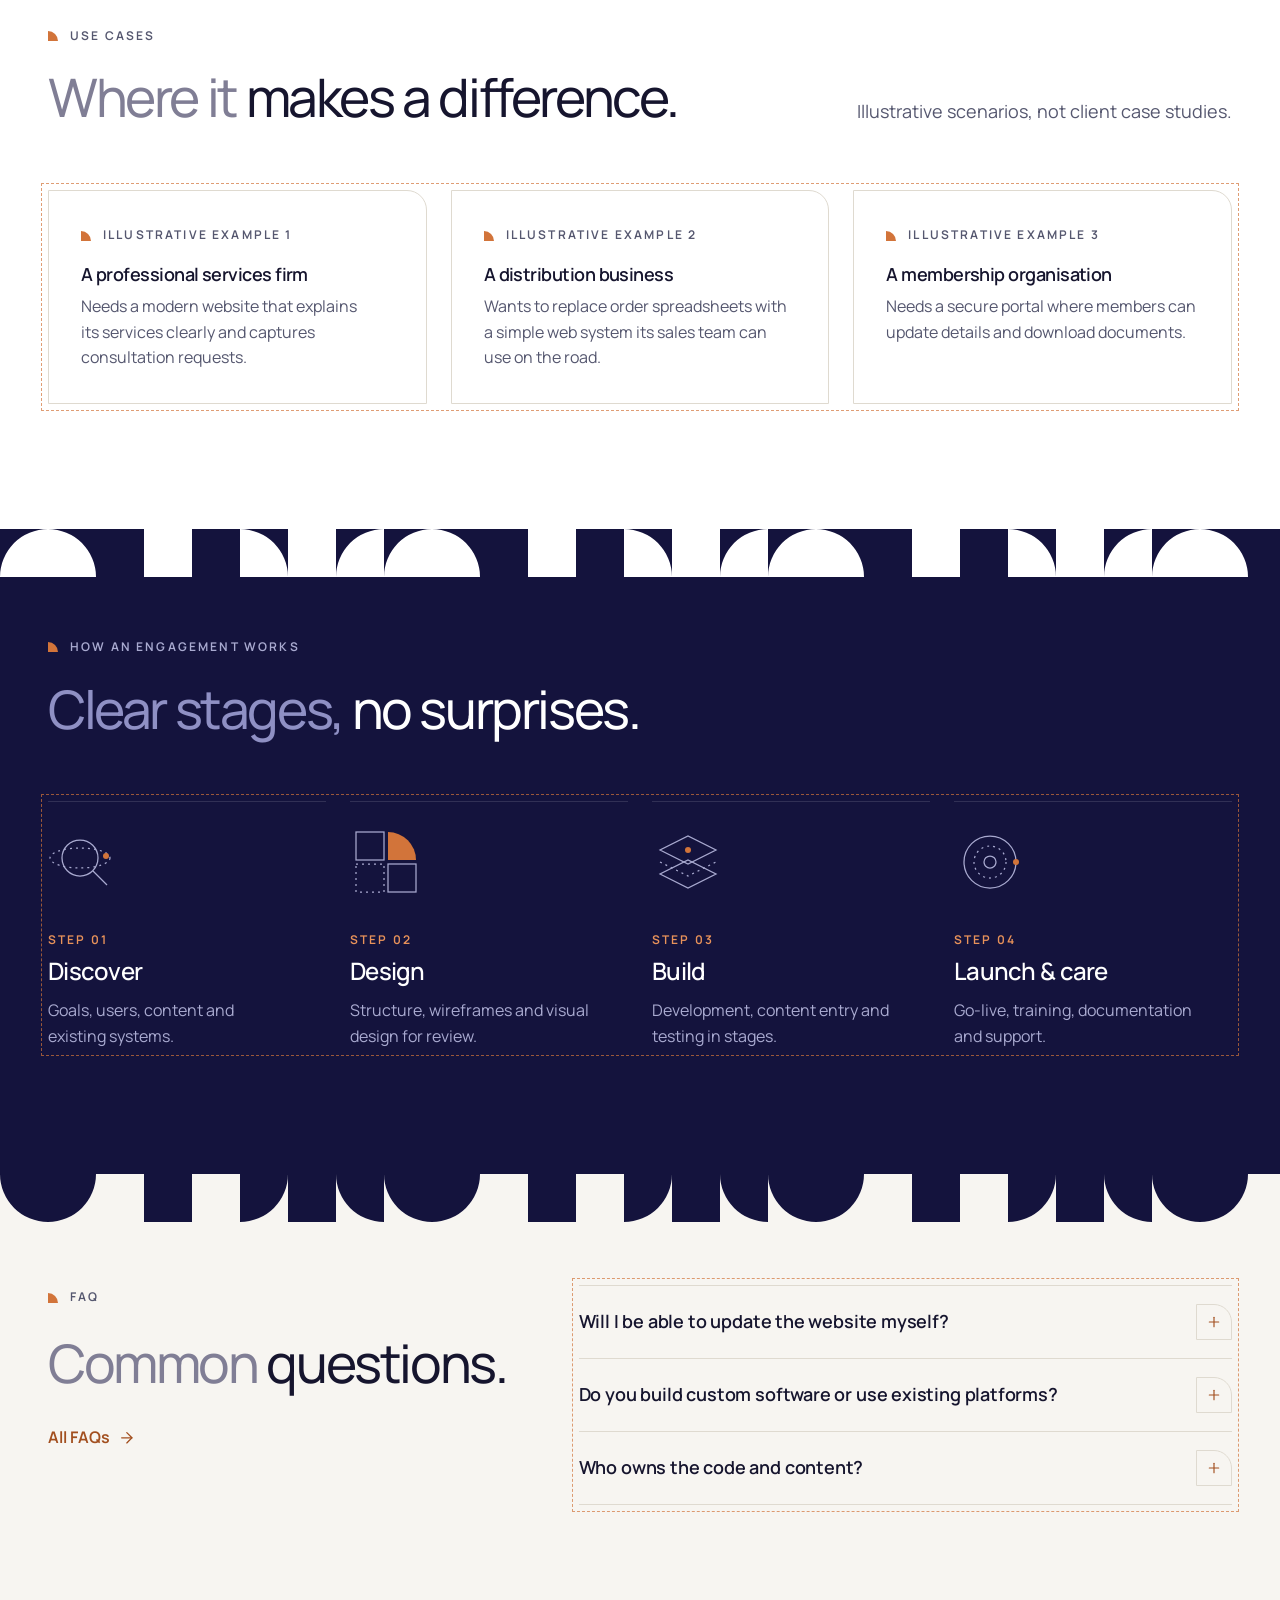
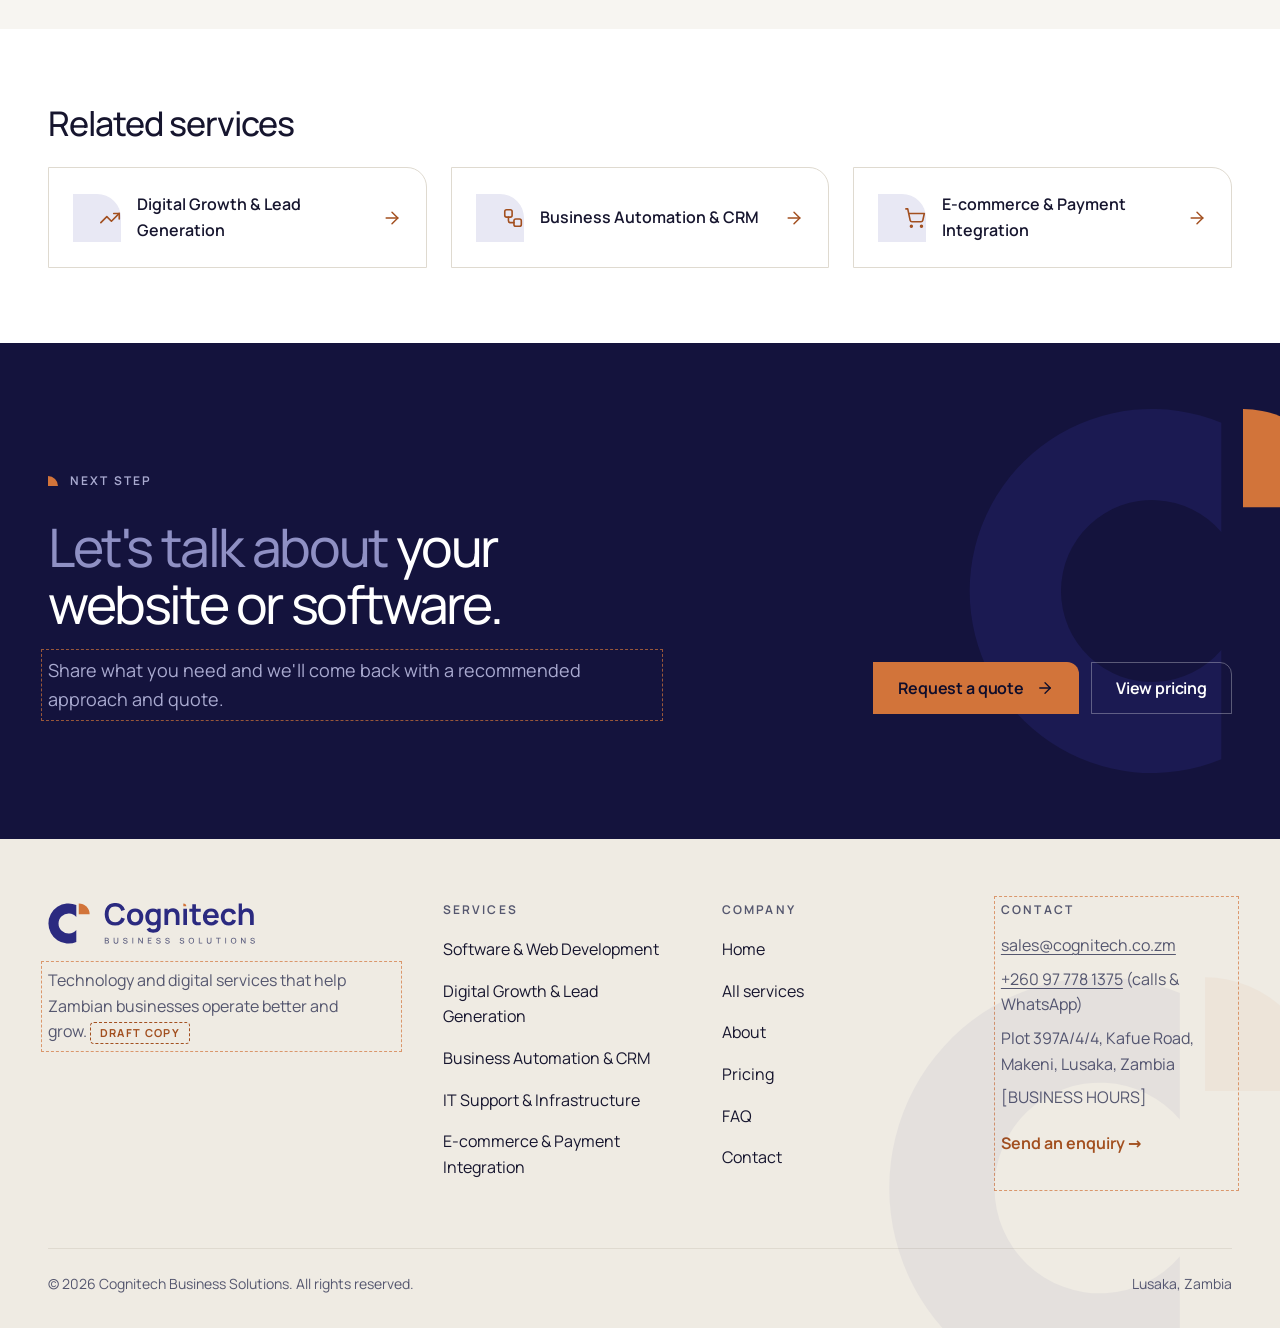
<file: services/software-web-development.html>
<!doctype html>
<html lang="en-ZM">
<head>
  <meta charset="utf-8">
  <meta name="viewport" content="width=device-width, initial-scale=1">
  <title>Software &amp; Web Development in Zambia | Cognitech Business Solutions</title>
  <meta name="description" content="Fast, well-built websites, web apps and internal tools designed around how your business actually runs. Cognitech Business Solutions, Lusaka, Zambia. [Draft description]">
  <link rel="canonical" href="https://cognitech.co.zm/services/software-web-development.html">
  <meta name="theme-color" content="#14133d">
  <meta property="og:type" content="website">
  <meta property="og:site_name" content="Cognitech Business Solutions">
  <meta property="og:locale" content="en_ZM">
  <meta property="og:title" content="Software &amp; Web Development in Zambia | Cognitech Business Solutions">
  <meta property="og:description" content="Fast, well-built websites, web apps and internal tools designed around how your business actually runs. Cognitech Business Solutions, Lusaka, Zambia. [Draft description]">
  <meta property="og:url" content="https://cognitech.co.zm/services/software-web-development.html">
  <meta property="og:image" content="https://cognitech.co.zm/assets/images/og-default.png">
  <meta property="og:image:width" content="1200">
  <meta property="og:image:height" content="630">
  <meta property="og:image:alt" content="Cognitech Business Solutions logo on a deep indigo background">
  <meta name="twitter:card" content="summary_large_image">
  <link rel="icon" href="../favicon.ico" sizes="32x32">
  <link rel="icon" href="../assets/brand/cognitech-app-icon.svg" type="image/svg+xml">
  <link rel="apple-touch-icon" href="../assets/brand/apple-touch-icon.png">
  <link rel="preload" href="../assets/fonts/manrope-latin-variable.woff2" as="font" type="font/woff2" crossorigin>
  <link rel="stylesheet" href="../css/tokens.css">
  <link rel="stylesheet" href="../css/base.css">
  <link rel="stylesheet" href="../css/layout.css">
  <link rel="stylesheet" href="../css/components.css">
  <link rel="stylesheet" href="../css/pages.css">
  <!-- layout:theme -->
<script>
  /* Theme: runs before the page is drawn so it never flashes the wrong colours.
     Uses the visitor's saved choice, otherwise their device setting. */
  (function (d) {
    d.classList.add("js");
    var t;
    try { t = localStorage.getItem("cognitech-theme"); } catch (e) {}
    if (t !== "light" && t !== "dark") {
      t = window.matchMedia && matchMedia("(prefers-color-scheme: dark)").matches ? "dark" : "light";
    }
    d.setAttribute("data-theme", t);
  })(document.documentElement);
</script>
<!-- /layout:theme -->
  <script src="../js/config.js" defer></script>
  <script src="../js/main.js" defer></script>
</head>
<body class="page-svc-software">
<!-- layout:icons -->
<!-- Icon sprite: Lucide v0.460.0 (ISC licence, https://lucide.dev). Edit partials/icons.svg, then run tools/sync-layout.mjs. -->
<svg xmlns="http://www.w3.org/2000/svg" class="sprite" aria-hidden="true" focusable="false">
<symbol id="i-arrow-right" viewBox="0 0 24 24"><path d="M5 12h14" /> <path d="m12 5 7 7-7 7" /></symbol>
<symbol id="i-arrow-up-right" viewBox="0 0 24 24"><path d="M7 7h10v10" /> <path d="M7 17 17 7" /></symbol>
<symbol id="i-code-xml" viewBox="0 0 24 24"><path d="m18 16 4-4-4-4" /> <path d="m6 8-4 4 4 4" /> <path d="m14.5 4-5 16" /></symbol>
<symbol id="i-trending-up" viewBox="0 0 24 24"><polyline points="22 7 13.5 15.5 8.5 10.5 2 17" /> <polyline points="16 7 22 7 22 13" /></symbol>
<symbol id="i-workflow" viewBox="0 0 24 24"><rect width="8" height="8" x="3" y="3" rx="2" /> <path d="M7 11v4a2 2 0 0 0 2 2h4" /> <rect width="8" height="8" x="13" y="13" rx="2" /></symbol>
<symbol id="i-server" viewBox="0 0 24 24"><rect width="20" height="8" x="2" y="2" rx="2" ry="2" /> <rect width="20" height="8" x="2" y="14" rx="2" ry="2" /> <line x1="6" x2="6.01" y1="6" y2="6" /> <line x1="6" x2="6.01" y1="18" y2="18" /></symbol>
<symbol id="i-shopping-cart" viewBox="0 0 24 24"><circle cx="8" cy="21" r="1" /> <circle cx="19" cy="21" r="1" /> <path d="M2.05 2.05h2l2.66 12.42a2 2 0 0 0 2 1.58h9.78a2 2 0 0 0 1.95-1.57l1.65-7.43H5.12" /></symbol>
<symbol id="i-credit-card" viewBox="0 0 24 24"><rect width="20" height="14" x="2" y="5" rx="2" /> <line x1="2" x2="22" y1="10" y2="10" /></symbol>
<symbol id="i-menu" viewBox="0 0 24 24"><line x1="4" x2="20" y1="12" y2="12" /> <line x1="4" x2="20" y1="6" y2="6" /> <line x1="4" x2="20" y1="18" y2="18" /></symbol>
<symbol id="i-x" viewBox="0 0 24 24"><path d="M18 6 6 18" /> <path d="m6 6 12 12" /></symbol>
<symbol id="i-plus" viewBox="0 0 24 24"><path d="M5 12h14" /> <path d="M12 5v14" /></symbol>
<symbol id="i-check" viewBox="0 0 24 24"><path d="M20 6 9 17l-5-5" /></symbol>
<symbol id="i-mail" viewBox="0 0 24 24"><rect width="20" height="16" x="2" y="4" rx="2" /> <path d="m22 7-8.97 5.7a1.94 1.94 0 0 1-2.06 0L2 7" /></symbol>
<symbol id="i-phone" viewBox="0 0 24 24"><path d="M22 16.92v3a2 2 0 0 1-2.18 2 19.79 19.79 0 0 1-8.63-3.07 19.5 19.5 0 0 1-6-6 19.79 19.79 0 0 1-3.07-8.67A2 2 0 0 1 4.11 2h3a2 2 0 0 1 2 1.72 12.84 12.84 0 0 0 .7 2.81 2 2 0 0 1-.45 2.11L8.09 9.91a16 16 0 0 0 6 6l1.27-1.27a2 2 0 0 1 2.11-.45 12.84 12.84 0 0 0 2.81.7A2 2 0 0 1 22 16.92z" /></symbol>
<symbol id="i-message-circle" viewBox="0 0 24 24"><path d="M7.9 20A9 9 0 1 0 4 16.1L2 22Z" /></symbol>
<symbol id="i-map-pin" viewBox="0 0 24 24"><path d="M20 10c0 4.993-5.539 10.193-7.399 11.799a1 1 0 0 1-1.202 0C9.539 20.193 4 14.993 4 10a8 8 0 0 1 16 0" /> <circle cx="12" cy="10" r="3" /></symbol>
<symbol id="i-clock" viewBox="0 0 24 24"><circle cx="12" cy="12" r="10" /> <polyline points="12 6 12 12 16 14" /></symbol>
<symbol id="i-chevron-down" viewBox="0 0 24 24"><path d="m6 9 6 6 6-6" /></symbol>
<symbol id="i-target" viewBox="0 0 24 24"><circle cx="12" cy="12" r="10" /> <circle cx="12" cy="12" r="6" /> <circle cx="12" cy="12" r="2" /></symbol>
<symbol id="i-layers" viewBox="0 0 24 24"><path d="m12.83 2.18a2 2 0 0 0-1.66 0L2.6 6.08a1 1 0 0 0 0 1.83l8.58 3.91a2 2 0 0 0 1.66 0l8.58-3.9a1 1 0 0 0 0-1.83Z" /> <path d="m22 17.65-9.17 4.16a2 2 0 0 1-1.66 0L2 17.65" /> <path d="m22 12.65-9.17 4.16a2 2 0 0 1-1.66 0L2 12.65" /></symbol>
<symbol id="i-shield-check" viewBox="0 0 24 24"><path d="M20 13c0 5-3.5 7.5-7.66 8.95a1 1 0 0 1-.67-.01C7.5 20.5 4 18 4 13V6a1 1 0 0 1 1-1c2 0 4.5-1.2 6.24-2.72a1.17 1.17 0 0 1 1.52 0C14.51 3.81 17 5 19 5a1 1 0 0 1 1 1z" /> <path d="m9 12 2 2 4-4" /></symbol>
<symbol id="i-users" viewBox="0 0 24 24"><path d="M16 21v-2a4 4 0 0 0-4-4H6a4 4 0 0 0-4 4v2" /> <circle cx="9" cy="7" r="4" /> <path d="M22 21v-2a4 4 0 0 0-3-3.87" /> <path d="M16 3.13a4 4 0 0 1 0 7.75" /></symbol>
<symbol id="i-lightbulb" viewBox="0 0 24 24"><path d="M15 14c.2-1 .7-1.7 1.5-2.5 1-.9 1.5-2.2 1.5-3.5A6 6 0 0 0 6 8c0 1 .2 2.2 1.5 3.5.7.7 1.3 1.5 1.5 2.5" /> <path d="M9 18h6" /> <path d="M10 22h4" /></symbol>
<symbol id="i-compass" viewBox="0 0 24 24"><path d="m16.24 7.76-1.804 5.411a2 2 0 0 1-1.265 1.265L7.76 16.24l1.804-5.411a2 2 0 0 1 1.265-1.265z" /> <circle cx="12" cy="12" r="10" /></symbol>
<symbol id="i-search" viewBox="0 0 24 24"><circle cx="11" cy="11" r="8" /> <path d="m21 21-4.3-4.3" /></symbol>
<symbol id="i-refresh-cw" viewBox="0 0 24 24"><path d="M3 12a9 9 0 0 1 9-9 9.75 9.75 0 0 1 6.74 2.74L21 8" /> <path d="M21 3v5h-5" /> <path d="M21 12a9 9 0 0 1-9 9 9.75 9.75 0 0 1-6.74-2.74L3 16" /> <path d="M8 16H3v5" /></symbol>
<symbol id="i-chart-no-axes-column" viewBox="0 0 24 24"><line x1="18" x2="18" y1="20" y2="10" /> <line x1="12" x2="12" y1="20" y2="4" /> <line x1="6" x2="6" y1="20" y2="14" /></symbol>
<symbol id="i-life-buoy" viewBox="0 0 24 24"><circle cx="12" cy="12" r="10" /> <path d="m4.93 4.93 4.24 4.24" /> <path d="m14.83 9.17 4.24-4.24" /> <path d="m14.83 14.83 4.24 4.24" /> <path d="m9.17 14.83-4.24 4.24" /> <circle cx="12" cy="12" r="4" /></symbol>
<symbol id="i-zap" viewBox="0 0 24 24"><path d="M4 14a1 1 0 0 1-.78-1.63l9.9-10.2a.5.5 0 0 1 .86.46l-1.92 6.02A1 1 0 0 0 13 10h7a1 1 0 0 1 .78 1.63l-9.9 10.2a.5.5 0 0 1-.86-.46l1.92-6.02A1 1 0 0 0 11 14z" /></symbol>
<symbol id="i-handshake" viewBox="0 0 24 24"><path d="m11 17 2 2a1 1 0 1 0 3-3" /> <path d="m14 14 2.5 2.5a1 1 0 1 0 3-3l-3.88-3.88a3 3 0 0 0-4.24 0l-.88.88a1 1 0 1 1-3-3l2.81-2.81a5.79 5.79 0 0 1 7.06-.87l.47.28a2 2 0 0 0 1.42.25L21 4" /> <path d="m21 3 1 11h-2" /> <path d="M3 3 2 14l6.5 6.5a1 1 0 1 0 3-3" /> <path d="M3 4h8" /></symbol>
<symbol id="i-file-text" viewBox="0 0 24 24"><path d="M15 2H6a2 2 0 0 0-2 2v16a2 2 0 0 0 2 2h12a2 2 0 0 0 2-2V7Z" /> <path d="M14 2v4a2 2 0 0 0 2 2h4" /> <path d="M10 9H8" /> <path d="M16 13H8" /> <path d="M16 17H8" /></symbol>
<symbol id="i-calendar-check" viewBox="0 0 24 24"><path d="M8 2v4" /> <path d="M16 2v4" /> <rect width="18" height="18" x="3" y="4" rx="2" /> <path d="M3 10h18" /> <path d="m9 16 2 2 4-4" /></symbol>
<symbol id="i-send" viewBox="0 0 24 24"><path d="M14.536 21.686a.5.5 0 0 0 .937-.024l6.5-19a.496.496 0 0 0-.635-.635l-19 6.5a.5.5 0 0 0-.024.937l7.93 3.18a2 2 0 0 1 1.112 1.11z" /> <path d="m21.854 2.147-10.94 10.939" /></symbol>
<symbol id="i-circle-alert" viewBox="0 0 24 24"><circle cx="12" cy="12" r="10" /> <line x1="12" x2="12" y1="8" y2="12" /> <line x1="12" x2="12.01" y1="16" y2="16" /></symbol>
<symbol id="i-circle-check" viewBox="0 0 24 24"><circle cx="12" cy="12" r="10" /> <path d="m9 12 2 2 4-4" /></symbol>
<symbol id="i-gauge" viewBox="0 0 24 24"><path d="m12 14 4-4" /> <path d="M3.34 19a10 10 0 1 1 17.32 0" /></symbol>
<symbol id="i-puzzle" viewBox="0 0 24 24"><path d="M15.39 4.39a1 1 0 0 0 1.68-.474 2.5 2.5 0 1 1 3.014 3.015 1 1 0 0 0-.474 1.68l1.683 1.682a2.414 2.414 0 0 1 0 3.414L19.61 15.39a1 1 0 0 1-1.68-.474 2.5 2.5 0 1 0-3.014 3.015 1 1 0 0 1 .474 1.68l-1.683 1.682a2.414 2.414 0 0 1-3.414 0L8.61 19.61a1 1 0 0 0-1.68.474 2.5 2.5 0 1 1-3.014-3.015 1 1 0 0 0 .474-1.68l-1.683-1.682a2.414 2.414 0 0 1 0-3.414L4.39 8.61a1 1 0 0 1 1.68.474 2.5 2.5 0 1 0 3.014-3.015 1 1 0 0 1-.474-1.68l1.683-1.682a2.414 2.414 0 0 1 3.414 0z" /></symbol>
<symbol id="i-repeat" viewBox="0 0 24 24"><path d="m17 2 4 4-4 4" /> <path d="M3 11v-1a4 4 0 0 1 4-4h14" /> <path d="m7 22-4-4 4-4" /> <path d="M21 13v1a4 4 0 0 1-4 4H3" /></symbol>
<symbol id="i-database" viewBox="0 0 24 24"><ellipse cx="12" cy="5" rx="9" ry="3" /> <path d="M3 5V19A9 3 0 0 0 21 19V5" /> <path d="M3 12A9 3 0 0 0 21 12" /></symbol>
<symbol id="i-wifi" viewBox="0 0 24 24"><path d="M12 20h.01" /> <path d="M2 8.82a15 15 0 0 1 20 0" /> <path d="M5 12.859a10 10 0 0 1 14 0" /> <path d="M8.5 16.429a5 5 0 0 1 7 0" /></symbol>
<symbol id="i-monitor-smartphone" viewBox="0 0 24 24"><path d="M18 8V6a2 2 0 0 0-2-2H4a2 2 0 0 0-2 2v7a2 2 0 0 0 2 2h8" /> <path d="M10 19v-3.96 3.15" /> <path d="M7 19h5" /> <rect width="6" height="10" x="16" y="12" rx="2" /></symbol>
<symbol id="i-store" viewBox="0 0 24 24"><path d="m2 7 4.41-4.41A2 2 0 0 1 7.83 2h8.34a2 2 0 0 1 1.42.59L22 7" /> <path d="M4 12v8a2 2 0 0 0 2 2h12a2 2 0 0 0 2-2v-8" /> <path d="M15 22v-4a2 2 0 0 0-2-2h-2a2 2 0 0 0-2 2v4" /> <path d="M2 7h20" /> <path d="M22 7v3a2 2 0 0 1-2 2a2.7 2.7 0 0 1-1.59-.63.7.7 0 0 0-.82 0A2.7 2.7 0 0 1 16 12a2.7 2.7 0 0 1-1.59-.63.7.7 0 0 0-.82 0A2.7 2.7 0 0 1 12 12a2.7 2.7 0 0 1-1.59-.63.7.7 0 0 0-.82 0A2.7 2.7 0 0 1 8 12a2.7 2.7 0 0 1-1.59-.63.7.7 0 0 0-.82 0A2.7 2.7 0 0 1 4 12a2 2 0 0 1-2-2V7" /></symbol>
<symbol id="i-wallet" viewBox="0 0 24 24"><path d="M19 7V4a1 1 0 0 0-1-1H5a2 2 0 0 0 0 4h15a1 1 0 0 1 1 1v4h-3a2 2 0 0 0 0 4h3a1 1 0 0 0 1-1v-2a1 1 0 0 0-1-1" /> <path d="M3 5v14a2 2 0 0 0 2 2h15a1 1 0 0 0 1-1v-4" /></symbol>
<symbol id="i-megaphone" viewBox="0 0 24 24"><path d="m3 11 18-5v12L3 14v-3z" /> <path d="M11.6 16.8a3 3 0 1 1-5.8-1.6" /></symbol>
<symbol id="i-mouse-pointer-click" viewBox="0 0 24 24"><path d="M14 4.1 12 6" /> <path d="m5.1 8-2.9-.8" /> <path d="m6 12-1.9 2" /> <path d="M7.2 2.2 8 5.1" /> <path d="M9.037 9.69a.498.498 0 0 1 .653-.653l11 4.5a.5.5 0 0 1-.074.949l-4.349 1.041a1 1 0 0 0-.74.739l-1.04 4.35a.5.5 0 0 1-.95.074z" /></symbol>
<symbol id="i-bot" viewBox="0 0 24 24"><path d="M12 8V4H8" /> <rect width="16" height="12" x="4" y="8" rx="2" /> <path d="M2 14h2" /> <path d="M20 14h2" /> <path d="M15 13v2" /> <path d="M9 13v2" /></symbol>
<symbol id="i-cloud" viewBox="0 0 24 24"><path d="M17.5 19H9a7 7 0 1 1 6.71-9h1.79a4.5 4.5 0 1 1 0 9Z" /></symbol>
<symbol id="i-lock" viewBox="0 0 24 24"><rect width="18" height="11" x="3" y="11" rx="2" ry="2" /> <path d="M7 11V7a5 5 0 0 1 10 0v4" /></symbol>
<symbol id="i-heart-handshake" viewBox="0 0 24 24"><path d="M19 14c1.49-1.46 3-3.21 3-5.5A5.5 5.5 0 0 0 16.5 3c-1.76 0-3 .5-4.5 2-1.5-1.5-2.74-2-4.5-2A5.5 5.5 0 0 0 2 8.5c0 2.3 1.5 4.05 3 5.5l7 7Z" /> <path d="M12 5 9.04 7.96a2.17 2.17 0 0 0 0 3.08c.82.82 2.13.85 3 .07l2.07-1.9a2.82 2.82 0 0 1 3.79 0l2.96 2.66" /> <path d="m18 15-2-2" /> <path d="m15 18-2-2" /></symbol>
<symbol id="i-scale" viewBox="0 0 24 24"><path d="m16 16 3-8 3 8c-.87.65-1.92 1-3 1s-2.13-.35-3-1Z" /> <path d="m2 16 3-8 3 8c-.87.65-1.92 1-3 1s-2.13-.35-3-1Z" /> <path d="M7 21h10" /> <path d="M12 3v18" /> <path d="M3 7h2c2 0 5-1 7-2 2 1 5 2 7 2h2" /></symbol>
<symbol id="i-moon" viewBox="0 0 24 24"><path d="M12 3a6 6 0 0 0 9 9 9 9 0 1 1-9-9Z" /></symbol>
<symbol id="i-sun" viewBox="0 0 24 24"><circle cx="12" cy="12" r="4" /> <path d="M12 2v2" /> <path d="M12 20v2" /> <path d="m4.93 4.93 1.41 1.41" /> <path d="m17.66 17.66 1.41 1.41" /> <path d="M2 12h2" /> <path d="M20 12h2" /> <path d="m6.34 17.66-1.41 1.41" /> <path d="m19.07 4.93-1.41 1.41" /></symbol>
</svg>
<!-- /layout:icons -->
<!-- layout:header -->
<a class="skip-link" href="#main">Skip to content</a>
<header class="site-header" data-header>
  <div class="container site-header__inner">
    <a class="site-header__logo" href="../index.html" data-nav="home">
      <img src="../assets/brand/cognitech-logo-white.svg" width="203" height="40" alt="Cognitech Business Solutions — home">
    </a>
    <nav class="nav" aria-label="Main">
      <ul class="nav__list">
        <li class="nav__item nav__item--current" data-dropdown>
          <button class="nav__toggle" type="button" aria-expanded="false" aria-controls="nav-services">
            Services <svg class="icon" aria-hidden="true"><use href="#i-chevron-down"/></svg>
          </button>
          <div class="nav__panel" id="nav-services" hidden>
            <ul>
              <li><a href="../services/software-web-development.html" data-nav="svc-software" aria-current="page"><span class="icon-tile"><svg class="icon" aria-hidden="true"><use href="#i-code-xml"/></svg></span>Software &amp; Web Development</a></li>
              <li><a href="../services/digital-growth-lead-generation.html" data-nav="svc-growth"><span class="icon-tile"><svg class="icon" aria-hidden="true"><use href="#i-trending-up"/></svg></span>Digital Growth &amp; Lead Generation</a></li>
              <li><a href="../services/business-automation-crm.html" data-nav="svc-automation"><span class="icon-tile"><svg class="icon" aria-hidden="true"><use href="#i-workflow"/></svg></span>Business Automation &amp; CRM</a></li>
              <li><a href="../services/it-support-infrastructure.html" data-nav="svc-it"><span class="icon-tile"><svg class="icon" aria-hidden="true"><use href="#i-server"/></svg></span>IT Support &amp; Infrastructure</a></li>
              <li><a href="../services/ecommerce-payment-integration.html" data-nav="svc-ecommerce"><span class="icon-tile"><svg class="icon" aria-hidden="true"><use href="#i-shopping-cart"/></svg></span>E-commerce &amp; Payment Integration</a></li>
              <li class="nav__panel-all"><a href="../services.html" data-nav="services">All services <svg class="icon" aria-hidden="true"><use href="#i-arrow-right"/></svg></a></li>
            </ul>
          </div>
        </li>
        <li><a class="nav__link" href="../about.html" data-nav="about">About</a></li>
        <li><a class="nav__link" href="../pricing.html" data-nav="pricing">Pricing</a></li>
        <li><a class="nav__link" href="../faq.html" data-nav="faq">FAQ</a></li>
        <li><a class="nav__link" href="../contact.html" data-nav="contact">Contact</a></li>
      </ul>
    </nav>
    <div class="site-header__actions">
    <button class="theme-toggle" type="button" aria-pressed="false" title="Switch to dark mode" data-theme-toggle>
      <span class="visually-hidden">Dark mode</span>
      <svg class="icon icon-moon" aria-hidden="true"><use href="#i-moon"/></svg>
      <svg class="icon icon-sun" aria-hidden="true"><use href="#i-sun"/></svg>
    </button>
    <a class="btn btn--primary btn--sm site-header__cta" href="../contact.html">Book a consultation <svg class="icon" aria-hidden="true"><use href="#i-arrow-right"/></svg></a>
    <button class="menu-button" type="button" aria-expanded="false" aria-controls="mobile-menu" data-menu-button>
      <span>Menu</span>
      <svg class="icon icon-open" aria-hidden="true"><use href="#i-menu"/></svg>
      <svg class="icon icon-close" aria-hidden="true"><use href="#i-x"/></svg>
    </button>
    </div>
  </div>
</header>
<div class="mobile-menu" id="mobile-menu" hidden data-mobile-menu>
  <nav aria-label="Mobile">
    <ul class="mobile-menu__list">
      <li><a class="mobile-menu__link" href="../index.html" data-nav="home">Home</a></li>
      <li>
        <a class="mobile-menu__link" href="../services.html" data-nav="services">Services</a>
        <ul class="mobile-menu__sub">
          <li><a href="../services/software-web-development.html" data-nav="svc-software" aria-current="page">Software &amp; Web Development</a></li>
          <li><a href="../services/digital-growth-lead-generation.html" data-nav="svc-growth">Digital Growth &amp; Lead Generation</a></li>
          <li><a href="../services/business-automation-crm.html" data-nav="svc-automation">Business Automation &amp; CRM</a></li>
          <li><a href="../services/it-support-infrastructure.html" data-nav="svc-it">IT Support &amp; Infrastructure</a></li>
          <li><a href="../services/ecommerce-payment-integration.html" data-nav="svc-ecommerce">E-commerce &amp; Payment Integration</a></li>
        </ul>
      </li>
      <li><a class="mobile-menu__link" href="../about.html" data-nav="about">About</a></li>
      <li><a class="mobile-menu__link" href="../pricing.html" data-nav="pricing">Pricing</a></li>
      <li><a class="mobile-menu__link" href="../faq.html" data-nav="faq">FAQ</a></li>
      <li><a class="mobile-menu__link" href="../contact.html" data-nav="contact">Contact</a></li>
    </ul>
    <div class="mobile-menu__cta">
      <a class="btn btn--primary" href="../contact.html">Book a consultation <svg class="icon" aria-hidden="true"><use href="#i-arrow-right"/></svg></a>
    </div>
  </nav>
</div>
<!-- /layout:header -->
<main id="main" tabindex="-1">

<section class="page-hero band-ink">
  <div class="container page-hero__grid">
    <div class="page-hero__copy">
      <nav class="breadcrumb" aria-label="Breadcrumb"><ol><li><a href="../index.html">Home</a></li><li><a href="../services.html">Services</a></li><li aria-current="page">Software &amp; Web Development</li></ol></nav>
      <p class="eyebrow">Service 01 · Software &amp; Web Development</p>
      <h1 class="display">Websites and software that <span class="hl">do real work for your business.</span></h1>
      <p class="lede" data-placeholder="copy">We design and build websites, web applications and internal tools that are fast, easy to use and shaped around how your business operates.</p>
      <div class="btn-row"><a class="btn btn--primary" href="../contact.html?service=software-web-development#enquiry">Request a quote <svg class="icon" aria-hidden="true"><use href="#i-arrow-right"/></svg></a><a class="btn btn--ghost" href="#capabilities">See what's included</a></div>
    </div>
    <div class="page-hero__art"><svg class="qart" viewBox="0 0 96 96" aria-hidden="true" focusable="false"><rect class="q3" x="1.0" y="1.0" width="30" height="30"/><path class="q1" d="M63.0 31.0L33.0 31.0A30 30 0 0 1 63.0 1.0Z"/><path class="qc" d="M65.0 31.0L95.0 31.0A30 30 0 0 0 65.0 1.0Z"/><rect class="q1" x="1.0" y="33.0" width="30" height="30"/><rect class="q2" x="33.0" y="33.0" width="30" height="30"/><path class="q1" d="M65.0 33.0L95.0 33.0A30 30 0 0 1 65.0 63.0Z"/><path class="q1" d="M31.0 65.0L1.0 65.0A30 30 0 0 0 31.0 95.0Z"/><rect class="q3" x="33.0" y="65.0" width="30" height="30"/><path class="q2" d="M65.0 65.0L95.0 65.0A30 30 0 0 1 65.0 95.0Z"/></svg></div>
  </div>
</section>

<div class="q-divider" style="--from: var(--band-ink); --to: var(--band-paper);" aria-hidden="true"></div>

<section class="section band-paper section--flush-top" aria-labelledby="overview-title">
  <div class="container split">
    <div class="stack">
      <p class="eyebrow">Overview</p>
      <h2 class="headline" id="overview-title">Technology that fits <span class="hl">the way you work.</span></h2>
    </div>
    <div class="stack" data-placeholder="copy">
      <div class="prose stack"><p>Off-the-shelf tools rarely match how a business actually runs. We build focused digital products — from a credible company website to a customer portal or an internal system — that remove friction for your customers and your team.</p><p>Every build is planned around a measurable outcome, documented properly and handed over so you're never locked out of your own technology.</p></div>
      <div class="card">
        <h3 class="u-mt-0">Best suited to</h3>
        <ul class="check-list u-mt-3"><li><svg class="icon" aria-hidden="true"><use href="#i-check"/></svg><span>Businesses whose website no longer reflects their quality</span></li><li><svg class="icon" aria-hidden="true"><use href="#i-check"/></svg><span>Teams relying on spreadsheets for core processes</span></li><li><svg class="icon" aria-hidden="true"><use href="#i-check"/></svg><span>Organisations that need a customer or partner portal</span></li></ul>
      </div>
    </div>
  </div>
</section>

<section class="section band-white" aria-labelledby="problems-title">
  <div class="container">
    <div class="section-head section-head--split">
      <p class="eyebrow">Problems we solve</p>
      <h2 class="headline" id="problems-title">What this service <span class="hl">helps you fix.</span></h2>
    </div>
    <div class="grid grid--4" data-placeholder="copy"><div class="card reveal"><span class="icon-tile"><svg class="icon" aria-hidden="true"><use href="#i-monitor-smartphone"/></svg></span><h3>An outdated website</h3><p>Slow, hard to update and not built for mobile visitors — so it rarely produces enquiries.</p></div><div class="card reveal"><span class="icon-tile"><svg class="icon" aria-hidden="true"><use href="#i-file-text"/></svg></span><h3>Spreadsheet-run operations</h3><p>Important processes live in shared files that break, duplicate and can't scale.</p></div><div class="card reveal"><span class="icon-tile"><svg class="icon" aria-hidden="true"><use href="#i-puzzle"/></svg></span><h3>Tools that don't fit</h3><p>Generic software forces workarounds and double entry across your team.</p></div><div class="card reveal"><span class="icon-tile"><svg class="icon" aria-hidden="true"><use href="#i-lock"/></svg></span><h3>No ownership or documentation</h3><p>Previous builds are hard to change because nobody knows how they work.</p></div></div>
  </div>
</section>

<section class="section band-paper" id="capabilities" aria-labelledby="cap-title">
  <div class="container">
    <div class="section-head section-head--split">
      <p class="eyebrow">Capabilities &amp; deliverables</p>
      <h2 class="headline" id="cap-title">What's <span class="hl">included.</span></h2>
      <p class="notice"><svg class="icon" aria-hidden="true"><use href="#i-circle-alert"/></svg><span><strong>Proposed scope — for review.</strong> Confirm which capabilities Cognitech offers before publishing.</span></p>
    </div>
    <div class="grid grid--3" data-placeholder="scope"><div class="card card--plain reveal"><span class="icon-tile icon-tile--copper"><svg class="icon" aria-hidden="true"><use href="#i-check"/></svg></span><h3>Business websites</h3><p>Fast, accessible, search-friendly websites with content you can update yourself.</p></div><div class="card card--plain reveal"><span class="icon-tile icon-tile--copper"><svg class="icon" aria-hidden="true"><use href="#i-check"/></svg></span><h3>Web applications</h3><p>Custom browser-based systems for bookings, quotes, approvals or records.</p></div><div class="card card--plain reveal"><span class="icon-tile icon-tile--copper"><svg class="icon" aria-hidden="true"><use href="#i-check"/></svg></span><h3>Customer & partner portals</h3><p>Secure areas where customers can view orders, documents or account information.</p></div><div class="card card--plain reveal"><span class="icon-tile icon-tile--copper"><svg class="icon" aria-hidden="true"><use href="#i-check"/></svg></span><h3>Internal tools & dashboards</h3><p>Simple tools that replace spreadsheets and surface the numbers that matter.</p></div><div class="card card--plain reveal"><span class="icon-tile icon-tile--copper"><svg class="icon" aria-hidden="true"><use href="#i-check"/></svg></span><h3>Website care</h3><p>Updates, backups, security patches and small improvements after launch.</p></div><div class="card card--plain reveal"><span class="icon-tile icon-tile--copper"><svg class="icon" aria-hidden="true"><use href="#i-check"/></svg></span><h3>Handover & documentation</h3><p>Clear documentation and training so your team can own what we build.</p></div></div>
  </div>
</section>

<section class="section band-white" aria-labelledby="cases-title">
  <div class="container">
    <div class="section-head section-head--split">
      <p class="eyebrow">Use cases</p>
      <h2 class="headline" id="cases-title">Where it <span class="hl">makes a difference.</span></h2>
      <p class="lede">Illustrative scenarios, not client case studies.</p>
    </div>
    <div class="grid grid--3" data-placeholder="copy"><article class="card reveal"><p class="eyebrow">Illustrative example 1</p><h3>A professional services firm</h3><p>Needs a modern website that explains its services clearly and captures consultation requests.</p></article><article class="card reveal"><p class="eyebrow">Illustrative example 2</p><h3>A distribution business</h3><p>Wants to replace order spreadsheets with a simple web system its sales team can use on the road.</p></article><article class="card reveal"><p class="eyebrow">Illustrative example 3</p><h3>A membership organisation</h3><p>Needs a secure portal where members can update details and download documents.</p></article></div>
  </div>
</section>

<div class="q-divider q-divider--flip" style="--from: var(--band-white); --to: var(--band-ink);" aria-hidden="true"></div>

<section class="section band-ink section--flush-top" aria-labelledby="engage-title">
  <div class="container">
    <div class="section-head section-head--split">
      <p class="eyebrow">How an engagement works</p>
      <h2 class="headline" id="engage-title">Clear stages, <span class="hl">no surprises.</span></h2>
    </div>
    <ol class="steps steps--4" role="list" data-placeholder="copy"><li class="step reveal">
  <svg class="step__art wire" viewBox="0 0 72 72" aria-hidden="true"><circle cx="32" cy="32" r="18"/><path d="M45 45l14 14"/><ellipse cx="32" cy="32" rx="30" ry="10" stroke-dasharray="2 4"/><circle class="wf" cx="58" cy="30" r="3"/></svg>
  <span class="step__label">Step 01</span>
  <h3>Discover</h3>
  <p>Goals, users, content and existing systems.</p>
</li><li class="step reveal">
  <svg class="step__art wire" viewBox="0 0 72 72" aria-hidden="true"><rect x="6" y="6" width="28" height="28"/><rect x="38" y="38" width="28" height="28"/><rect x="6" y="38" width="28" height="28" stroke-dasharray="2 4"/><path class="wf" d="M38 34V6a28 28 0 0 1 28 28z"/></svg>
  <span class="step__label">Step 02</span>
  <h3>Design</h3>
  <p>Structure, wireframes and visual design for review.</p>
</li><li class="step reveal">
  <svg class="step__art wire" viewBox="0 0 72 72" aria-hidden="true"><path d="M8 48l28 14 28-14-28-14z"/><path d="M8 36l28 14 28-14" stroke-dasharray="2 4"/><path d="M8 24l28 14 28-14L36 10z"/><circle class="wf" cx="36" cy="24" r="3"/></svg>
  <span class="step__label">Step 03</span>
  <h3>Build</h3>
  <p>Development, content entry and testing in stages.</p>
</li><li class="step reveal">
  <svg class="step__art wire" viewBox="0 0 72 72" aria-hidden="true"><circle cx="36" cy="36" r="26"/><circle cx="36" cy="36" r="16" stroke-dasharray="2 4"/><circle cx="36" cy="36" r="6"/><circle class="wf" cx="62" cy="36" r="3"/></svg>
  <span class="step__label">Step 04</span>
  <h3>Launch &amp; care</h3>
  <p>Go-live, training, documentation and support.</p>
</li></ol>
  </div>
</section>
<div class="q-divider" style="--from: var(--band-ink); --to: var(--band-paper);" aria-hidden="true"></div>


<section class="section band-paper section--flush-top" aria-labelledby="sfaq-title">
  <div class="container split">
    <div class="split__sticky stack">
      <p class="eyebrow">FAQ</p>
      <h2 class="headline" id="sfaq-title">Common <span class="hl">questions.</span></h2>
      <a class="link-arrow" href="../faq.html">All FAQs <svg class="icon" aria-hidden="true"><use href="#i-arrow-right"/></svg></a>
    </div>
    <div class="faq" data-placeholder="copy"><details class="faq__item">
  <summary>Will I be able to update the website myself?<span class="faq__icon"><svg class="icon" aria-hidden="true"><use href="#i-plus"/></svg></span></summary>
  <div class="faq__answer"><p>Yes — where it suits the project we set up an editing workflow your team can use, and we provide training at handover.</p></div>
</details><details class="faq__item">
  <summary>Do you build custom software or use existing platforms?<span class="faq__icon"><svg class="icon" aria-hidden="true"><use href="#i-plus"/></svg></span></summary>
  <div class="faq__answer"><p>Both. We recommend the simplest option that meets your needs, whether that's a proven platform or a custom build.</p></div>
</details><details class="faq__item">
  <summary>Who owns the code and content?<span class="faq__icon"><svg class="icon" aria-hidden="true"><use href="#i-plus"/></svg></span></summary>
  <div class="faq__answer"><p>[OWNERSHIP TERMS — confirm Cognitech's standard position before publishing.]</p></div>
</details></div>
  </div>
</section>

<section class="section band-white section--tight" aria-labelledby="related-title">
  <div class="container">
    <h2 class="title" id="related-title">Related services</h2>
    <div class="grid grid--3 u-mt-5"><a class="related-card" href="digital-growth-lead-generation.html"><span class="icon-tile"><svg class="icon" aria-hidden="true"><use href="#i-trending-up"/></svg></span><span>Digital Growth &amp; Lead Generation</span><svg class="icon" aria-hidden="true"><use href="#i-arrow-right"/></svg></a><a class="related-card" href="business-automation-crm.html"><span class="icon-tile"><svg class="icon" aria-hidden="true"><use href="#i-workflow"/></svg></span><span>Business Automation &amp; CRM</span><svg class="icon" aria-hidden="true"><use href="#i-arrow-right"/></svg></a><a class="related-card" href="ecommerce-payment-integration.html"><span class="icon-tile"><svg class="icon" aria-hidden="true"><use href="#i-shopping-cart"/></svg></span><span>E-commerce &amp; Payment Integration</span><svg class="icon" aria-hidden="true"><use href="#i-arrow-right"/></svg></a></div>
  </div>
</section>

<section class="section cta-band band-ink" aria-labelledby="cta-title">
  <svg class="cta-band__art" viewBox="0 0 96 96" aria-hidden="true" focusable="false"><path class="c" d="M64 9.2A42 42 0 1 0 64 86.8V61.6A21 21 0 1 1 64 34.4z"/><path class="q" d="M69 28.7V6A22.7 22.7 0 0 1 91.7 28.7z"/></svg>
  <div class="container cta-band__inner">
    <div class="stack" style="--stack: var(--space-5)">
      <p class="eyebrow">Next step</p>
      <h2 class="headline" id="cta-title">Let's talk about <span class="hl">your website or software.</span></h2>
      <p class="lede" data-placeholder="copy">Share what you need and we'll come back with a recommended approach and quote.</p>
    </div>
    <div class="btn-row">
      <a class="btn btn--primary" href="../contact.html?service=software-web-development#enquiry">Request a quote <svg class="icon" aria-hidden="true"><use href="#i-arrow-right"/></svg></a>
        <a class="btn btn--ghost" href="../pricing.html">View pricing</a>
    </div>
  </div>
</section>
</main>
<!-- layout:footer -->
<footer class="site-footer">
  <div class="container">
    <div class="site-footer__top">
      <div class="site-footer__brand">
        <a href="../index.html"><img class="logo-on-light" src="../assets/brand/cognitech-logo-indigo-copper.svg" width="208" height="41" alt="Cognitech Business Solutions — home" loading="lazy"><img class="logo-on-dark" src="../assets/brand/cognitech-logo-white.svg" width="208" height="41" alt="Cognitech Business Solutions — home" loading="lazy"></a>
        <p data-placeholder="copy">Technology and digital services that help Zambian businesses operate better and grow. <span class="ph">Draft copy</span></p>
      </div>
      <div class="site-footer__links">
        <h2>Services</h2>
        <ul>
          <li><a href="../services/software-web-development.html">Software &amp; Web Development</a></li>
          <li><a href="../services/digital-growth-lead-generation.html">Digital Growth &amp; Lead Generation</a></li>
          <li><a href="../services/business-automation-crm.html">Business Automation &amp; CRM</a></li>
          <li><a href="../services/it-support-infrastructure.html">IT Support &amp; Infrastructure</a></li>
          <li><a href="../services/ecommerce-payment-integration.html">E-commerce &amp; Payment Integration</a></li>
        </ul>
      </div>
      <div class="site-footer__links">
        <h2>Company</h2>
        <ul>
          <li><a href="../index.html">Home</a></li>
          <li><a href="../services.html">All services</a></li>
          <li><a href="../about.html">About</a></li>
          <li><a href="../pricing.html">Pricing</a></li>
          <li><a href="../faq.html">FAQ</a></li>
          <li><a href="../contact.html">Contact</a></li>
        </ul>
      </div>
      <div class="site-footer__contact" data-placeholder="contact">
        <h2>Contact</h2>
        <ul>
          <li><a href="mailto:sales@cognitech.co.zm">sales@cognitech.co.zm</a></li>
          <li><a href="tel:+260977781375">+260 97 778 1375</a> (calls &amp; WhatsApp)</li>
          <li>Plot 397A/4/4, Kafue Road, Makeni, Lusaka, Zambia</li>
          <li>[BUSINESS HOURS]</li>
        </ul>
        <p class="site-footer__links site-footer__more"><a href="../contact.html">Send an enquiry <span aria-hidden="true">→</span></a></p>
      </div>
    </div>
    <div class="site-footer__bottom">
      <p>© <span data-year>2026</span> Cognitech Business Solutions. All rights reserved.</p>
      <p>Lusaka, Zambia</p>
    </div>
  </div>
  <img class="site-footer__mark" src="../assets/brand/cognitech-mark-indigo-copper.svg" width="228" height="224" alt="" loading="lazy">
</footer>
<div class="review-bar" data-review-bar role="region" aria-label="Draft preview tools">
  <span>Draft preview — placeholders are outlined</span>
  <button type="button" data-toggle-placeholders aria-pressed="true">Hide outlines</button>
</div>
<!-- /layout:footer -->
</body>
</html>
</file>
<file: css/tokens.css>
/* ==========================================================================
   Cognitech design tokens
   --------------------------------------------------------------------------
   Brand colours come from the supplied logo files
   (Logo - Quadrant Indigo Copper): indigo #2B2A80, copper #D2743A,
   slate #5E6080. Everything else is a derived shade added for contrast.
   Change brand colours, type and spacing here — not in component files.
   ========================================================================== */

@font-face {
  font-family: "Manrope";
  src: url("../assets/fonts/manrope-latin-variable.woff2") format("woff2");
  font-weight: 200 800;
  font-style: normal;
  font-display: swap;
}

:root {
  /* ---- Brand ---------------------------------------------------------- */
  --indigo-950: #0e0d2b;
  --indigo-900: #14133d;   /* deep "ink" used for dark bands            */
  --indigo-850: #1b1a52;
  --indigo-800: #23226b;
  --indigo-700: #2b2a80;   /* BRAND INDIGO (logo)                        */
  --indigo-600: #3a39a6;
  --indigo-500: #5a59c2;
  --indigo-300: #a9aad0;   /* muted text on ink — 7.8:1                  */
  --indigo-200: #cfd0e8;
  --indigo-100: #e8e8f4;

  --copper-700: #9c4d1d;
  --copper-600: #a24f1f;   /* copper text on light surfaces — 4.8:1+     */
  --copper-500: #d2743a;   /* BRAND COPPER (logo) — graphics/buttons     */
  --copper-400: #e8925a;   /* copper text on ink — 7.3:1                 */
  --copper-100: #f8e6d8;

  --slate-500: #5e6080;    /* logo tagline colour                        */

  /* ---- Neutrals & surfaces ------------------------------------------- */
  --paper: #f7f5f1;        /* warm off-white light band                  */
  --paper-2: #efebe3;
  --white: #ffffff;
  --line-light: #dfdad0;
  --line-dark: rgb(255 255 255 / 0.12);

  /* ---- Semantic colours ---------------------------------------------- */
  --text: #16152e;
  --text-muted: #55576f;          /* 7.0:1 on paper                      */
  --text-soft: #807e95;           /* large display text only (3.6:1)     */
  --text-on-dark: #ffffff;
  --text-on-dark-muted: var(--indigo-300);
  --text-on-dark-soft: #8f90c4;   /* large display text only on ink      */

  --accent: var(--copper-500);
  --accent-text: var(--copper-600);
  --accent-text-on-dark: var(--copper-400);

  --success: #1f7a4d;
  --danger: #b42318;
  --danger-on-dark: #ff9b8f;
  --focus: var(--copper-500);

  /* ---- Typography ---------------------------------------------------- */
  --font-sans: "Manrope", system-ui, -apple-system, "Segoe UI", Roboto, Arial, sans-serif;

  --fs-xs: 0.75rem;     /* 12 */
  --fs-sm: 0.875rem;    /* 14 */
  --fs-base: 1rem;      /* 16 */
  --fs-md: 1.125rem;    /* 18 */
  --fs-lg: clamp(1.25rem, 1.1rem + 0.6vw, 1.5rem);
  --fs-xl: clamp(1.5rem, 1.2rem + 1.2vw, 2.125rem);
  --fs-2xl: clamp(2rem, 1.4rem + 2.4vw, 3.5rem);
  --fs-display: clamp(2.5rem, 1.5rem + 4.4vw, 5.25rem);

  --lh-tight: 1.06;
  --lh-snug: 1.2;
  --lh-body: 1.6;
  --tracking-display: -0.045em;
  --tracking-heading: -0.03em;
  --tracking-label: 0.18em;

  /* ---- Spacing (4px base) -------------------------------------------- */
  --space-1: 0.25rem;
  --space-2: 0.5rem;
  --space-3: 0.75rem;
  --space-4: 1rem;
  --space-5: 1.5rem;
  --space-6: 2rem;
  --space-7: 3rem;
  --space-8: 4rem;
  --space-9: 6rem;
  --section-y: clamp(4.5rem, 3rem + 6vw, 8.5rem);
  --gutter: clamp(1.25rem, 0.6rem + 3vw, 4rem);

  /* ---- Layout -------------------------------------------------------- */
  --container: 80rem;       /* 1280px */
  --container-narrow: 48rem;
  --header-h: 4.5rem;

  /* ---- Shape ----------------------------------------------------------
     The "quadrant corner": square shapes with ONE rounded corner (top
     right), echoing the copper quarter-circle in the logo.             */
  --radius-q-sm: 0 0.75rem 0 0;
  --radius-q: 0 1.25rem 0 0;
  --radius-q-lg: 0 2.5rem 0 0;
  --radius-pill: 999px;

  /* ---- Elevation ----------------------------------------------------- */
  --shadow-sm: 0 1px 2px rgb(20 19 61 / 0.06), 0 1px 1px rgb(20 19 61 / 0.04);
  --shadow-md: 0 10px 30px -12px rgb(20 19 61 / 0.25);
  --shadow-lg: 0 30px 60px -24px rgb(20 19 61 / 0.35);

  /* ---- Motion -------------------------------------------------------- */
  --dur-fast: 150ms;
  --dur: 250ms;
  --dur-slow: 600ms;
  --ease: cubic-bezier(0.2, 0.7, 0.2, 1);

  /* ---- Theme surfaces --------------------------------------------------
     Components use these instead of raw colours so the dark theme can
     swap them in one place (see [data-theme="dark"] below).             */
  --band-paper: var(--paper);       /* .band-paper sections               */
  --band-white: var(--white);       /* .band-white sections               */
  --band-ink: var(--indigo-900);    /* .band-ink sections (same in both)  */
  --surface-raised: var(--white);   /* cards, form card, price cards      */
  --surface-sunk: var(--paper-2);   /* footer, custom-project band        */
  --surface-tint: var(--indigo-100);      /* icon tiles, soft fills       */
  --surface-tint-fg: var(--indigo-700);   /* icon on a tinted tile        */
  --field-bg-default: var(--white);
  --field-border-default: #b9b5c9;
  --placeholder: #6f6d85;
  color-scheme: light;
}

/* ==========================================================================
   Dark theme
   Set by the small script in each page's <head> (partials/theme.html):
   it follows the visitor's device setting until they use the header
   toggle, then remembers their choice. Built from the same brand colours:
   deep indigo surfaces, white text, light copper (#E8925A) for small
   copper text. Ink bands (hero, CTA) look the same in both themes.
   ========================================================================== */
[data-theme="dark"] {
  color-scheme: dark;

  --band-paper: #0b0a24;
  --band-white: #100f2e;
  --band-ink: var(--indigo-900);
  --surface-raised: #1a1946;
  --surface-sunk: #08071c;
  --surface-tint: rgb(255 255 255 / 0.08);
  --surface-tint-fg: var(--copper-400);

  --text: #eeeef8;
  --text-muted: var(--indigo-300);       /* 8:1+ on the dark surfaces      */
  --text-soft: var(--text-on-dark-soft); /* large display text only        */
  --accent-text: var(--copper-400);
  --line-light: var(--line-dark);
  --focus: var(--copper-400);
  --danger: var(--danger-on-dark);

  --field-bg-default: rgb(255 255 255 / 0.04);
  --field-border-default: rgb(255 255 255 / 0.28);
  --placeholder: #8f90c4;

  --shadow-sm: 0 1px 2px rgb(0 0 0 / 0.3);
  --shadow-md: 0 12px 32px -12px rgb(0 0 0 / 0.6);
  --shadow-lg: 0 30px 60px -24px rgb(0 0 0 / 0.7);
}
</file>
<file: css/base.css>
/* ==========================================================================
   Base: reset, document defaults, typography primitives, accessibility
   ========================================================================== */

*,
*::before,
*::after {
  box-sizing: border-box;
}

html {
  -webkit-text-size-adjust: 100%;
  text-size-adjust: 100%;
  scroll-padding-top: calc(var(--header-h) + 1rem);
}

@media (prefers-reduced-motion: no-preference) {
  html {
    scroll-behavior: smooth;
  }
}

body {
  margin: 0;
  min-height: 100vh;
  font-family: var(--font-sans);
  font-size: var(--fs-base);
  line-height: var(--lh-body);
  color: var(--text);
  background: var(--band-paper);
  font-feature-settings: "ss01" on;
  -webkit-font-smoothing: antialiased;
  -moz-osx-font-smoothing: grayscale;
  overflow-x: clip;
}

body.menu-open {
  overflow: hidden;
}

img,
svg,
video {
  display: block;
  max-width: 100%;
}

img {
  height: auto;
}

h1,
h2,
h3,
h4,
p,
ul,
ol,
figure,
blockquote,
dl,
dd {
  margin: 0;
}

h1,
h2,
h3,
h4 {
  font-weight: 500;
  line-height: var(--lh-snug);
  letter-spacing: var(--tracking-heading);
  text-wrap: balance;
}

p {
  text-wrap: pretty;
}

a {
  color: inherit;
  text-decoration-thickness: 1px;
  text-underline-offset: 0.2em;
}

button,
input,
textarea,
select {
  font: inherit;
  color: inherit;
}

button {
  cursor: pointer;
}

ul[role="list"],
ol[role="list"] {
  list-style: none;
  padding: 0;
}

strong {
  font-weight: 650;
}

::selection {
  background: var(--copper-500);
  color: var(--indigo-950);
}

/* ---- Focus -------------------------------------------------------------- */
:focus-visible {
  outline: 3px solid var(--focus);
  outline-offset: 3px;
}

/* ---- Utilities ---------------------------------------------------------- */
/* Make the hidden attribute win over component display rules (e.g. .btn) */
[hidden] {
  display: none !important;
}

.visually-hidden {
  position: absolute !important;
  width: 1px;
  height: 1px;
  padding: 0;
  margin: -1px;
  overflow: hidden;
  clip: rect(0 0 0 0);
  white-space: nowrap;
  border: 0;
}

.skip-link {
  position: absolute;
  left: var(--space-4);
  top: var(--space-4);
  z-index: 200;
  padding: var(--space-3) var(--space-5);
  background: var(--copper-500);
  color: var(--indigo-950);
  font-weight: 650;
  text-decoration: none;
  border-radius: var(--radius-q-sm);
  transform: translateY(-200%);
  transition: transform var(--dur-fast) var(--ease);
}

.skip-link:focus {
  transform: translateY(0);
}

.sprite {
  position: absolute;
  width: 0;
  height: 0;
  overflow: hidden;
}

.icon {
  width: 1.25em;
  height: 1.25em;
  flex: none;
  fill: none;
  stroke: currentColor;
  stroke-width: 1.75;
  stroke-linecap: round;
  stroke-linejoin: round;
}

/* ---- Reduced motion: switch off non-essential animation ---------------- */
@media (prefers-reduced-motion: reduce) {
  *,
  *::before,
  *::after {
    animation-duration: 0.01ms !important;
    animation-iteration-count: 1 !important;
    transition-duration: 0.01ms !important;
  }
}
</file>
<file: css/layout.css>
/* ==========================================================================
   Layout: containers, bands, grids, site header, mobile menu, footer
   Mobile-first: base rules target small screens, media queries add up.
   ========================================================================== */

/* ---- Containers --------------------------------------------------------- */
.container {
  width: 100%;
  max-width: calc(var(--container) + var(--gutter) * 2);
  margin-inline: auto;
  padding-inline: var(--gutter);
}

.container--narrow {
  max-width: calc(var(--container-narrow) + var(--gutter) * 2);
}

/* ---- Bands (section backgrounds) --------------------------------------- */
.section {
  position: relative;
  padding-block: var(--section-y);
}

.section--tight {
  padding-block: calc(var(--section-y) * 0.6);
}

.section--flush-top {
  /* follows a quadrant divider, which already provides visual separation */
  padding-top: clamp(2.5rem, 1.5rem + 3vw, 4.5rem);
}

.band-paper {
  background: var(--band-paper);
  color: var(--text);
}

.band-white {
  background: var(--band-white);
  color: var(--text);
}

.band-ink {
  --text-muted: var(--text-on-dark-muted);
  --text-soft: var(--text-on-dark-soft);
  --accent-text: var(--accent-text-on-dark);
  --line-light: var(--line-dark);
  --focus: var(--copper-400);
  background: var(--band-ink);
  color: var(--text-on-dark);
}

.band-indigo {
  --text-muted: var(--indigo-200);
  --text-soft: var(--indigo-300);
  --accent-text: var(--copper-400);
  --line-light: var(--line-dark);
  --focus: var(--copper-400);
  background: var(--indigo-700);
  color: var(--white);
}

/* ---- Quadrant divider ---------------------------------------------------
   A strip of quarter-circle tiles where one band "flows" into the next.
   The colour comes from --from (band above); the element's own background
   is --to (band below). The shapes are an SVG mask, so any colour pair
   works without new image files.                                         */
.q-divider {
  --tile: clamp(28px, 4vw, 48px);
  position: relative;
  height: var(--tile);
  background: var(--to, var(--band-paper));
}

.q-divider::before {
  content: "";
  position: absolute;
  inset: 0;
  background: var(--from, var(--band-ink));
  -webkit-mask: url("data:image/svg+xml,%3Csvg xmlns='http://www.w3.org/2000/svg' width='384' height='48'%3E%3Cpath d='M48 0v48A48 48 0 0 1 0 0zM48 0h48A48 48 0 0 1 48 48zM144 0h48v48h-48zM240 0h48A48 48 0 0 1 240 48zM288 0h48v48h-48zM384 0v48A48 48 0 0 1 336 0z'/%3E%3C/svg%3E")
    0 0 / calc(var(--tile) * 8) var(--tile) repeat-x;
  mask: url("data:image/svg+xml,%3Csvg xmlns='http://www.w3.org/2000/svg' width='384' height='48'%3E%3Cpath d='M48 0v48A48 48 0 0 1 0 0zM48 0h48A48 48 0 0 1 48 48zM144 0h48v48h-48zM240 0h48A48 48 0 0 1 240 48zM288 0h48v48h-48zM384 0v48A48 48 0 0 1 336 0z'/%3E%3C/svg%3E")
    0 0 / calc(var(--tile) * 8) var(--tile) repeat-x;
}

.q-divider--flip::before {
  transform: scaleY(-1);
}

/* ---- Generic grids ------------------------------------------------------ */
.stack > * + * {
  margin-top: var(--stack, var(--space-5));
}

.grid {
  display: grid;
  gap: var(--grid-gap, var(--space-5));
}

@media (min-width: 40em) {
  .grid--2 {
    grid-template-columns: repeat(2, minmax(0, 1fr));
  }
}

@media (min-width: 48em) {
  .grid--3 {
    grid-template-columns: repeat(2, minmax(0, 1fr));
  }
}

@media (min-width: 64em) {
  .grid--3 {
    grid-template-columns: repeat(3, minmax(0, 1fr));
  }
  .grid--4 {
    grid-template-columns: repeat(4, minmax(0, 1fr));
  }
}

@media (min-width: 40em) and (max-width: 63.99em) {
  .grid--4 {
    grid-template-columns: repeat(2, minmax(0, 1fr));
  }
}

.split {
  display: grid;
  gap: var(--space-7);
}

@media (min-width: 60em) {
  .split {
    grid-template-columns: minmax(0, 5fr) minmax(0, 7fr);
    gap: var(--space-8);
    align-items: start;
  }
  .split--even {
    grid-template-columns: repeat(2, minmax(0, 1fr));
  }
  .split--center {
    align-items: center;
  }
  .split__sticky {
    position: sticky;
    top: calc(var(--header-h) + var(--space-6));
  }
}

/* ==========================================================================
   Site header
   Transparent over the dark hero; gains an ink surface once the page
   scrolls (class toggled in js/main.js). Without JS it stays readable
   because every page hero is a dark band.
   ========================================================================== */
.site-header {
  position: fixed;
  inset: 0 0 auto;
  z-index: 100;
  color: var(--white);
  transition: background-color var(--dur) var(--ease), border-color var(--dur) var(--ease),
    backdrop-filter var(--dur) var(--ease);
  border-bottom: 1px solid transparent;
}

.site-header.is-scrolled,
.site-header.is-open {
  background: rgb(20 19 61 / 0.92);
  border-bottom-color: var(--line-dark);
  -webkit-backdrop-filter: saturate(140%) blur(14px);
  backdrop-filter: saturate(140%) blur(14px);
}

.site-header__inner {
  display: flex;
  align-items: center;
  justify-content: space-between;
  gap: var(--space-5);
  height: var(--header-h);
}

.site-header__logo {
  display: inline-flex;
  flex: none;
  padding-block: var(--space-2);
  border-radius: 2px;
}

.site-header__logo img {
  width: auto;
  height: 2rem;
}

/* Desktop navigation (hidden on small screens) */
.nav {
  display: none;
}

.nav__list {
  display: flex;
  align-items: center;
  gap: var(--space-1);
  margin: 0;
  padding: 0;
  list-style: none;
}

.nav__link,
.nav__toggle {
  display: inline-flex;
  align-items: center;
  gap: var(--space-2);
  min-height: 2.75rem;
  padding: 0 var(--space-4);
  border: 0;
  background: none;
  color: var(--indigo-200);
  font-size: var(--fs-sm);
  font-weight: 500;
  letter-spacing: -0.01em;
  text-decoration: none;
  border-radius: 4px;
  transition: color var(--dur-fast) var(--ease);
}

.nav__link:hover,
.nav__toggle:hover,
.nav__link[aria-current="page"],
.nav__toggle[aria-expanded="true"],
.nav__item--current > .nav__toggle {
  color: var(--white);
}

.nav__link[aria-current="page"]::after,
.nav__item--current > .nav__toggle::after {
  content: "";
  width: 6px;
  height: 6px;
  margin-left: 2px;
  background: var(--copper-500);
  border-radius: 0 6px 0 0;
}

.nav__toggle .icon {
  width: 1rem;
  height: 1rem;
  transition: transform var(--dur) var(--ease);
}

.nav__toggle[aria-expanded="true"] .icon {
  transform: rotate(180deg);
}

.nav__item {
  position: relative;
}

/* Services disclosure panel */
.nav__panel {
  position: absolute;
  top: calc(100% + 0.75rem);
  left: 50%;
  width: 26rem;
  padding: var(--space-3);
  background: var(--indigo-900);
  border: 1px solid var(--line-dark);
  border-radius: var(--radius-q);
  box-shadow: var(--shadow-lg);
  transform: translateX(-50%);
}

.nav__panel[hidden] {
  display: none;
}

.nav__panel ul {
  margin: 0;
  padding: 0;
  list-style: none;
}

.nav__panel a {
  display: flex;
  align-items: center;
  gap: var(--space-4);
  padding: var(--space-3);
  color: var(--white);
  font-size: var(--fs-sm);
  font-weight: 500;
  text-decoration: none;
  border-radius: 6px;
}

.nav__panel a:hover {
  background: rgb(255 255 255 / 0.06);
}

.nav__panel a[aria-current="page"] {
  background: rgb(255 255 255 / 0.08);
}

.nav__panel .icon-tile {
  --tile-size: 2.25rem;
}

.nav__panel-all {
  margin-top: var(--space-2);
  padding-top: var(--space-2);
  border-top: 1px solid var(--line-dark);
}

.nav__panel-all a {
  color: var(--copper-400);
}

.site-header .site-header__cta {
  display: none;
}

.site-header__actions {
  display: flex;
  align-items: center;
  gap: var(--space-3);
}

/* Light / dark toggle (js/main.js). Hidden without JavaScript, since it
   can't do anything then. Shows the moon in light mode, sun in dark.   */
.theme-toggle {
  display: none;
  place-items: center;
  width: 2.75rem;
  height: 2.75rem;
  padding: 0;
  border: 1px solid var(--line-dark);
  background: rgb(255 255 255 / 0.04);
  color: var(--white);
  border-radius: var(--radius-q-sm);
  transition: border-color var(--dur-fast) var(--ease), background-color var(--dur-fast) var(--ease);
}

.js .theme-toggle {
  display: inline-grid;
}

.theme-toggle:hover {
  border-color: var(--copper-400);
  background: rgb(255 255 255 / 0.08);
}

.theme-toggle .icon {
  width: 1.125rem;
  height: 1.125rem;
}

.theme-toggle .icon-sun,
[data-theme="dark"] .theme-toggle .icon-moon {
  display: none;
}

[data-theme="dark"] .theme-toggle .icon-sun {
  display: block;
}

.menu-button {
  display: inline-flex;
  align-items: center;
  gap: var(--space-2);
  min-height: 2.75rem;
  padding: 0 var(--space-4);
  border: 1px solid var(--line-dark);
  background: rgb(255 255 255 / 0.04);
  color: var(--white);
  font-size: var(--fs-sm);
  font-weight: 600;
  border-radius: var(--radius-q-sm);
}

/* Small phones: the menu button drops its "Menu" text (still read out by
   screen readers) so the logo, theme toggle and menu button all fit. */
@media (max-width: 23.99em) {
  .site-header__inner {
    gap: var(--space-3);
  }
  .menu-button {
    width: 2.75rem;
    padding: 0;
    justify-content: center;
  }
  .menu-button > span {
    position: absolute;
    width: 1px;
    height: 1px;
    overflow: hidden;
    clip: rect(0 0 0 0);
    white-space: nowrap;
  }
}

.menu-button .icon-close,
.menu-button[aria-expanded="true"] .icon-open {
  display: none;
}

.menu-button[aria-expanded="true"] .icon-close {
  display: block;
}

@media (min-width: 64em) {
  .nav {
    display: block;
  }
  .site-header .site-header__cta {
    display: inline-flex;
  }
  .menu-button {
    display: none;
  }
}

/* ---- Mobile menu -------------------------------------------------------- */
.mobile-menu {
  position: fixed;
  inset: var(--header-h) 0 0;
  z-index: 99;
  overflow-y: auto;
  overscroll-behavior: contain;
  padding: var(--space-6) var(--gutter) var(--space-8);
  background: var(--indigo-900);
  color: var(--white);
}

.mobile-menu[hidden] {
  display: none;
}

.mobile-menu__list {
  margin: 0;
  padding: 0;
  list-style: none;
  border-top: 1px solid var(--line-dark);
}

.mobile-menu__list > li {
  border-bottom: 1px solid var(--line-dark);
}

.mobile-menu__link {
  display: flex;
  align-items: center;
  justify-content: space-between;
  min-height: 3.75rem;
  color: var(--white);
  font-size: var(--fs-lg);
  font-weight: 500;
  letter-spacing: -0.02em;
  text-decoration: none;
}

.mobile-menu__link[aria-current="page"] {
  color: var(--copper-400);
}

.mobile-menu__sub {
  margin: 0 0 var(--space-4);
  padding: 0;
  list-style: none;
}

.mobile-menu__sub a {
  display: flex;
  align-items: center;
  min-height: 2.75rem;
  padding-left: var(--space-4);
  color: var(--indigo-200);
  text-decoration: none;
  border-left: 1px solid var(--line-dark);
}

.mobile-menu__sub a[aria-current="page"] {
  color: var(--copper-400);
  border-left-color: var(--copper-500);
}

.mobile-menu__cta {
  margin-top: var(--space-6);
}

.mobile-menu__cta .btn {
  width: 100%;
  justify-content: center;
}

@media (min-width: 64em) {
  .mobile-menu {
    display: none !important;
  }
}

/* ==========================================================================
   Footer
   ========================================================================== */
.site-footer {
  position: relative;
  overflow: hidden;
  padding-block: var(--space-8) var(--space-6);
  background: var(--surface-sunk);
  color: var(--text);
}

.site-footer__top {
  display: grid;
  gap: var(--space-7);
}

@media (min-width: 48em) {
  .site-footer__top {
    grid-template-columns: repeat(2, minmax(0, 1fr));
  }
}

@media (min-width: 64em) {
  .site-footer__top {
    grid-template-columns: minmax(0, 1.5fr) repeat(3, minmax(0, 1fr));
  }
}

.site-footer__brand img {
  width: 13rem;
  height: auto;
}

.site-footer__brand p {
  max-width: 22rem;
  margin-top: var(--space-5);
  color: var(--text-muted);
}

.site-footer h2 {
  margin-bottom: var(--space-4);
  font-size: var(--fs-xs);
  font-weight: 650;
  letter-spacing: var(--tracking-label);
  text-transform: uppercase;
  color: var(--text-muted);
}

.site-footer ul {
  margin: 0;
  padding: 0;
  list-style: none;
}

.site-footer li + li {
  margin-top: var(--space-2);
}

.site-footer__links a {
  display: inline-block;
  padding-block: var(--space-1);
  color: var(--text);
  text-decoration: none;
}

.site-footer__links a:hover {
  color: var(--accent-text);
  text-decoration: underline;
}

.site-footer__contact li {
  color: var(--text-muted);
}

.site-footer__bottom {
  display: flex;
  flex-wrap: wrap;
  justify-content: space-between;
  gap: var(--space-4);
  margin-top: var(--space-8);
  padding-top: var(--space-5);
  border-top: 1px solid var(--line-light);
  color: var(--text-muted);
  font-size: var(--fs-sm);
}

.site-footer__mark {
  position: absolute;
  right: -4rem;
  bottom: -6rem;
  width: 22rem;
  opacity: 0.05;
  pointer-events: none;
}

[data-theme="dark"] .site-footer__mark {
  opacity: 0.1;
}

/* Footer logo: indigo version on light, white version on dark */
.logo-on-dark,
[data-theme="dark"] .logo-on-light {
  display: none;
}

[data-theme="dark"] .logo-on-dark {
  display: block;
}

@media (min-width: 64em) {
  .site-footer__mark {
    width: 30rem;
  }
}
</file>
<file: css/components.css>
/* ==========================================================================
   Components — reusable across pages
   ========================================================================== */

/* ---- Buttons ------------------------------------------------------------ */
.btn {
  --btn-bg: var(--copper-500);
  --btn-fg: var(--indigo-950);
  --btn-border: transparent;
  display: inline-flex;
  align-items: center;
  gap: var(--space-3);
  min-height: 3.25rem;
  padding: 0 var(--space-5);
  border: 1px solid var(--btn-border);
  border-radius: var(--radius-q-sm);
  background: var(--btn-bg);
  color: var(--btn-fg);
  font-size: var(--fs-base);
  font-weight: 650;
  letter-spacing: -0.01em;
  line-height: 1.15;
  text-align: center;
  text-decoration: none;
  transition: background-color var(--dur-fast) var(--ease), border-color var(--dur-fast) var(--ease),
    color var(--dur-fast) var(--ease), transform var(--dur-fast) var(--ease);
}

.btn .icon {
  width: 1.125rem;
  height: 1.125rem;
  transition: transform var(--dur) var(--ease);
}

.btn:hover .icon {
  transform: translateX(3px);
}

.btn:active {
  transform: translateY(1px);
}

.btn--primary:hover {
  --btn-bg: var(--copper-400);
}

/* Outline button — adapts to light or dark bands */
.btn--ghost {
  --btn-bg: transparent;
  --btn-fg: currentColor;
  --btn-border: color-mix(in srgb, currentColor 30%, transparent);
}

.btn--ghost:hover {
  --btn-border: currentColor;
  --btn-bg: color-mix(in srgb, currentColor 6%, transparent);
}

.btn--indigo {
  --btn-bg: var(--indigo-700);
  --btn-fg: var(--white);
}

.btn--indigo:hover {
  --btn-bg: var(--indigo-800);
}

.btn--sm {
  min-height: 2.75rem;
  padding: 0 var(--space-4);
  font-size: var(--fs-sm);
}

.btn[disabled],
.btn[aria-disabled="true"] {
  opacity: 0.6;
  cursor: progress;
}

.btn-row {
  display: flex;
  flex-wrap: wrap;
  gap: var(--space-3);
}

/* Text link with arrow */
.link-arrow {
  display: inline-flex;
  align-items: center;
  gap: var(--space-2);
  min-height: 2.75rem;
  color: var(--accent-text);
  font-weight: 650;
  text-decoration: none;
}

.link-arrow .icon {
  width: 1.1em;
  height: 1.1em;
  transition: transform var(--dur) var(--ease);
}

.link-arrow:hover {
  text-decoration: underline;
}

.link-arrow:hover .icon {
  transform: translateX(3px);
}

/* ---- Eyebrow label -------------------------------------------------------
   Uppercase, widely tracked — borrowed from the "BUSINESS SOLUTIONS" line
   of the logo. The small copper quarter-circle is the brand marker.     */
.eyebrow {
  display: inline-flex;
  align-items: center;
  gap: var(--space-3);
  font-size: var(--fs-xs);
  font-weight: 650;
  letter-spacing: var(--tracking-label);
  line-height: 1.4;
  text-transform: uppercase;
  color: var(--text-muted);
}

.eyebrow::before {
  content: "";
  flex: none;
  width: 0.625rem;
  height: 0.625rem;
  background: var(--copper-500);
  border-radius: 0 0.625rem 0 0;
}

/* ---- Headlines ------------------------------------------------------------
   Two-tone display type: the line is set in a soft tone, and the key
   phrase (<span class="hl">) in full colour.                            */
.display {
  font-size: var(--fs-display);
  font-weight: 450;
  line-height: var(--lh-tight);
  letter-spacing: var(--tracking-display);
}

.headline {
  font-size: var(--fs-2xl);
  font-weight: 450;
  line-height: 1.08;
  letter-spacing: var(--tracking-display);
}

.display,
.headline {
  color: var(--text-soft);
}

.display .hl,
.headline .hl {
  color: var(--hl-color, var(--text));
}

.band-ink .display .hl,
.band-ink .headline .hl,
.band-indigo .headline .hl {
  --hl-color: var(--white);
}

.title {
  font-size: var(--fs-xl);
  font-weight: 500;
  line-height: 1.15;
  letter-spacing: var(--tracking-heading);
}

.lede {
  max-width: 38rem;
  font-size: var(--fs-md);
  color: var(--text-muted);
}

.muted {
  color: var(--text-muted);
}

.section-head {
  display: grid;
  gap: var(--space-5);
  margin-bottom: clamp(var(--space-7), 5vw, var(--space-9));
}

@media (min-width: 60em) {
  .section-head--split {
    grid-template-columns: minmax(0, 7fr) minmax(0, 5fr);
    align-items: end;
    column-gap: var(--space-8);
  }
  .section-head--split .eyebrow {
    grid-column: 1 / -1;
  }
  .section-head--split .lede {
    justify-self: end;
  }
}

/* ---- Icon tile (quadrant corner) ---------------------------------------- */
.icon-tile {
  --tile-size: 3rem;
  display: inline-grid;
  place-items: center;
  flex: none;
  width: var(--tile-size);
  height: var(--tile-size);
  border-radius: 0 calc(var(--tile-size) / 2) 0 0;
  background: var(--surface-tint);
  color: var(--surface-tint-fg);
}

.icon-tile .icon {
  width: 46%;
  height: 46%;
}

.band-ink .icon-tile,
.nav__panel .icon-tile,
.icon-tile--dark {
  background: rgb(255 255 255 / 0.08);
  color: var(--copper-400);
}

.icon-tile--copper {
  background: var(--copper-500);
  color: var(--indigo-950);
}

/* ---- Placeholder badge & review markers ----------------------------------
   Anything that needs real business information carries [data-placeholder]
   and/or a .ph badge. With CONFIG.showPlaceholderMarkers = true
   (js/config.js) those blocks are outlined so they're easy to find before
   launch. Set it to false to preview the clean design.                  */
.ph {
  display: inline-flex;
  align-items: center;
  gap: var(--space-2);
  padding: 0.2rem 0.55rem;
  border: 1px dashed currentColor;
  border-radius: 4px;
  font-size: 0.6875rem;
  font-weight: 700;
  letter-spacing: 0.12em;
  line-height: 1.3;
  text-transform: uppercase;
  color: var(--accent-text);
  vertical-align: middle;
  white-space: nowrap;
}

.show-placeholders [data-placeholder] {
  outline: 1px dashed color-mix(in srgb, var(--copper-500) 70%, transparent);
  outline-offset: 6px;
}

.review-bar {
  position: fixed;
  left: var(--space-4);
  bottom: var(--space-4);
  z-index: 90;
  display: none;
  align-items: center;
  gap: var(--space-3);
  max-width: calc(100vw - 2rem);
  padding: var(--space-2) var(--space-2) var(--space-2) var(--space-4);
  background: var(--indigo-950);
  color: var(--white);
  font-size: var(--fs-xs);
  border: 1px solid var(--line-dark);
  border-radius: var(--radius-q-sm);
  box-shadow: var(--shadow-lg);
}

.review-bar.is-active {
  display: inline-flex;
}

@media (max-width: 39.99em) {
  .review-bar > span {
    display: none;
  }
  .review-bar {
    padding: var(--space-1);
  }
}

.review-bar button {
  min-height: 2.25rem;
  padding: 0 var(--space-3);
  border: 1px solid var(--line-dark);
  background: rgb(255 255 255 / 0.06);
  color: var(--white);
  font-size: var(--fs-xs);
  font-weight: 650;
  border-radius: 4px;
}

/* ---- Hero (home) ---------------------------------------------------------- */
.hero {
  position: relative;
  overflow: hidden;
  padding-top: calc(var(--header-h) + clamp(var(--space-7), 6vw, var(--space-9)));
  padding-bottom: clamp(var(--space-8), 8vw, 8rem);
}

.hero::before {
  content: "";
  position: absolute;
  inset: auto -20% -40% auto;
  width: 70vmax;
  height: 70vmax;
  background: radial-gradient(closest-side, rgb(58 57 166 / 0.45), transparent 70%);
  pointer-events: none;
}

.hero__grid {
  position: relative;
  display: grid;
  gap: var(--space-7);
  align-items: center;
}

@media (min-width: 60em) {
  .hero__grid {
    grid-template-columns: minmax(0, 7fr) minmax(0, 5fr);
  }
}

.hero__copy > * + * {
  margin-top: var(--space-5);
}

.hero__copy .btn-row {
  margin-top: var(--space-6);
}

.hero__visual {
  width: min(100%, 34rem);
  justify-self: center;
}

@media (max-width: 59.99em) {
  .hero__visual {
    width: min(78%, 24rem);
    order: -1;
    justify-self: start;
  }
}

.hero__notes {
  display: grid;
  gap: var(--space-4);
  margin-top: clamp(var(--space-7), 6vw, var(--space-9));
  padding-top: var(--space-5);
  border-top: 1px solid var(--line-dark);
  color: var(--text-muted);
  font-size: var(--fs-sm);
}

@media (min-width: 48em) {
  .hero__notes {
    grid-template-columns: repeat(3, minmax(0, 1fr));
  }
}

.hero__notes li {
  display: flex;
  gap: var(--space-3);
}

.hero__notes .icon {
  color: var(--copper-400);
  margin-top: 0.15em;
}

/* Quadrant field visual: inline SVG in the hero of index.html / about.html.
   A "C" built from quarter-circle tiles, echoing the logo mark. */
.qfield {
  width: 100%;
  height: auto;
  overflow: visible;
}

.qf-grid {
  fill: none;
  stroke: rgb(255 255 255 / 0.07);
  stroke-width: 1;
}

.qf-orbit {
  fill: none;
  stroke: rgb(232 146 90 / 0.4);
  stroke-dasharray: 2 7;
}

.qf-a {
  fill: var(--indigo-700);
}

.qf-b {
  fill: var(--indigo-600);
}

.qf-c {
  fill: var(--indigo-800);
}

.qf-o {
  fill: none;
  stroke: var(--indigo-500);
  stroke-width: 1.5;
}

.qf-copper {
  fill: var(--copper-500);
}

.qf-dot {
  fill: var(--copper-400);
}

@media (prefers-reduced-motion: no-preference) {
  .js .qf-cell {
    animation: qf-in 700ms var(--ease) both;
    animation-delay: calc(var(--d, 0) * 45ms + 150ms);
    transform-box: fill-box;
    transform-origin: center;
  }
  .js .qf-copper {
    animation-name: qf-in-copper;
    animation-duration: 900ms;
  }
}

@keyframes qf-in {
  from {
    opacity: 0;
    transform: scale(0.6);
  }
}

@keyframes qf-in-copper {
  from {
    opacity: 0;
    transform: translate(-12%, 12%) scale(0.7);
  }
}

/* ---- Page hero (inner pages) -------------------------------------------- */
.page-hero {
  position: relative;
  overflow: hidden;
  padding-top: calc(var(--header-h) + clamp(var(--space-7), 6vw, var(--space-9)));
  padding-bottom: clamp(var(--space-7), 6vw, var(--space-9));
}

.page-hero__grid {
  position: relative;
  display: grid;
  gap: var(--space-7);
  align-items: end;
}

@media (min-width: 60em) {
  .page-hero__grid {
    grid-template-columns: minmax(0, 8fr) minmax(0, 4fr);
  }
}

.page-hero__copy > * + * {
  margin-top: var(--space-5);
}

.page-hero__copy .btn-row {
  margin-top: var(--space-6);
}

.page-hero__art {
  width: min(100%, 18rem);
  justify-self: end;
}

@media (max-width: 59.99em) {
  .page-hero__art {
    display: none;
  }
}

.breadcrumb ol {
  display: flex;
  flex-wrap: wrap;
  gap: var(--space-2);
  margin: 0;
  padding: 0;
  list-style: none;
  font-size: var(--fs-sm);
  color: var(--text-muted);
}

.breadcrumb li + li::before {
  content: "/";
  margin-right: var(--space-2);
  opacity: 0.6;
}

.breadcrumb a {
  color: var(--text-muted);
}

.breadcrumb a:hover {
  color: var(--white);
}

/* ---- Intro statement ------------------------------------------------------ */
.statement {
  font-size: var(--fs-xl);
  font-weight: 450;
  line-height: 1.3;
  letter-spacing: -0.025em;
  color: var(--text-soft);
}

.statement .hl {
  color: var(--text);
}

.pillars {
  display: grid;
  gap: var(--space-5);
  margin-top: var(--space-7);
}

@media (min-width: 48em) {
  .pillars {
    grid-template-columns: repeat(3, minmax(0, 1fr));
  }
}

.pillar {
  padding-top: var(--space-5);
  border-top: 1px solid var(--line-light);
}

.pillar h3 {
  margin: var(--space-4) 0 var(--space-2);
  font-size: var(--fs-md);
  font-weight: 600;
}

.pillar p {
  color: var(--text-muted);
}

/* ---- Service cards ---------------------------------------------------------- */
.service-grid {
  display: grid;
  gap: var(--space-4);
}

@media (min-width: 48em) {
  .service-grid {
    grid-template-columns: repeat(2, minmax(0, 1fr));
  }
}

@media (min-width: 64em) {
  .service-grid {
    grid-template-columns: repeat(6, minmax(0, 1fr));
  }
  .service-grid > :nth-child(1),
  .service-grid > :nth-child(2) {
    grid-column: span 3;
  }
  .service-grid > :nth-child(n + 3) {
    grid-column: span 2;
  }
}

.service-card {
  position: relative;
  display: flex;
  flex-direction: column;
  gap: var(--space-4);
  min-height: 18rem;
  padding: clamp(var(--space-5), 3vw, var(--space-6));
  background: var(--surface-raised);
  border: 1px solid var(--line-light);
  border-radius: var(--radius-q-lg);
  transition: border-color var(--dur) var(--ease), box-shadow var(--dur) var(--ease),
    transform var(--dur) var(--ease);
}

.service-card:hover,
.service-card:focus-within {
  border-color: var(--indigo-300);
  box-shadow: var(--shadow-md);
  transform: translateY(-2px);
}

.service-card__top {
  display: flex;
  align-items: flex-start;
  justify-content: space-between;
}

.service-card__num {
  font-size: var(--fs-sm);
  font-weight: 600;
  color: var(--text-muted);
  font-variant-numeric: tabular-nums;
}

.service-card h3 {
  font-size: var(--fs-lg);
  font-weight: 550;
  letter-spacing: -0.02em;
}

/* Whole card is clickable via the stretched title link */
.service-card h3 a {
  text-decoration: none;
}

.service-card h3 a::after {
  content: "";
  position: absolute;
  inset: 0;
  border-radius: inherit;
}

.service-card h3 a:focus-visible {
  outline: none;
}

.service-card h3 a:focus-visible::after {
  outline: 3px solid var(--focus);
  outline-offset: 3px;
}

.service-card p {
  color: var(--text-muted);
}

.service-card__outcome {
  margin-top: auto;
  padding-top: var(--space-4);
  border-top: 1px solid var(--line-light);
  display: flex;
  align-items: center;
  justify-content: space-between;
  gap: var(--space-4);
  font-size: var(--fs-sm);
  font-weight: 600;
  color: var(--text);
}

.service-card__outcome .icon {
  color: var(--accent-text);
  transition: transform var(--dur) var(--ease);
}

.service-card:hover .service-card__outcome .icon {
  transform: translate(2px, -2px);
}

/* Featured (first) card on dark */
.service-card--feature {
  background: var(--indigo-700);
  border-color: var(--indigo-700);
  color: var(--white);
  --text-muted: var(--indigo-200);
  --line-light: rgb(255 255 255 / 0.16);
  --accent-text: var(--copper-400);
  --focus: var(--copper-400);
}

.service-card--feature .icon-tile {
  background: rgb(255 255 255 / 0.1);
  color: var(--copper-400);
}

.service-card--feature .service-card__outcome {
  color: var(--white);
}

.service-card--feature:hover {
  border-color: var(--copper-500);
}

/* ---- Services list (services page) ------------------------------------------ */
.service-rows {
  border-top: 1px solid var(--line-light);
}

.service-row {
  position: relative;
  display: grid;
  gap: var(--space-5);
  padding-block: clamp(var(--space-6), 4vw, var(--space-8));
  border-bottom: 1px solid var(--line-light);
}

@media (min-width: 60em) {
  .service-row {
    grid-template-columns: 4rem minmax(0, 5fr) minmax(0, 5fr) 10rem;
    gap: var(--space-6);
    align-items: start;
  }
}

.service-row__num {
  font-size: var(--fs-sm);
  font-weight: 600;
  color: var(--text-muted);
}

.service-row h2 {
  font-size: var(--fs-xl);
  font-weight: 500;
  line-height: 1.1;
  letter-spacing: -0.03em;
}

.service-row h2 a {
  text-decoration: none;
}

.service-row h2 a::after {
  content: "";
  position: absolute;
  inset: 0;
}

.service-row h2 a:focus-visible {
  outline: none;
}

.service-row h2 a:focus-visible::after {
  outline: 3px solid var(--focus);
  outline-offset: -3px;
}

.service-row__benefit {
  margin-top: var(--space-4);
  color: var(--accent-text);
  font-weight: 600;
}

.service-row__body p {
  color: var(--text-muted);
}

.service-row__tags {
  display: flex;
  flex-wrap: wrap;
  gap: var(--space-2);
  margin-top: var(--space-4);
}

.tag {
  display: inline-flex;
  align-items: center;
  min-height: 1.875rem;
  padding: 0 var(--space-3);
  border: 1px solid var(--line-light);
  border-radius: var(--radius-pill);
  font-size: var(--fs-xs);
  font-weight: 600;
  color: var(--text-muted);
}

.service-row__art {
  width: 10rem;
  justify-self: end;
  transition: transform var(--dur-slow) var(--ease);
}

.service-row:hover .service-row__art {
  transform: rotate(-4deg) scale(1.04);
}

@media (max-width: 59.99em) {
  .service-row__art {
    display: none;
  }
}

/* Mini quadrant compositions used as service art */
.qart {
  width: 100%;
  height: auto;
}

.qart .q1 {
  fill: var(--indigo-700);
}

.qart .q2 {
  fill: var(--indigo-500);
}

.qart .q3 {
  fill: var(--surface-tint);
}

.qart .qc {
  fill: var(--copper-500);
}

.band-ink .qart .q3 {
  fill: rgb(255 255 255 / 0.08);
}

.band-ink .qart .q1 {
  fill: var(--indigo-600);
}

/* ---- Challenges → outcomes ------------------------------------------------- */
.shift-list {
  border-top: 1px solid var(--line-light);
}

.shift {
  display: grid;
  gap: var(--space-3);
  padding-block: var(--space-5);
  border-bottom: 1px solid var(--line-light);
}

@media (min-width: 48em) {
  .shift {
    grid-template-columns: minmax(0, 1fr) 2.5rem minmax(0, 1fr);
    gap: var(--space-5);
    align-items: center;
  }
}

.shift__from {
  color: var(--text-muted);
}

.shift__from s {
  text-decoration-color: color-mix(in srgb, currentColor 40%, transparent);
}

.shift__arrow {
  color: var(--accent-text);
}

.shift__arrow .icon {
  width: 1.5rem;
  height: 1.5rem;
}

@media (max-width: 47.99em) {
  .shift__arrow .icon {
    transform: rotate(90deg);
  }
}

.shift__to {
  font-size: var(--fs-md);
  font-weight: 600;
  letter-spacing: -0.01em;
}

/* ---- Process steps ------------------------------------------------------------ */
.steps {
  display: grid;
  gap: var(--space-5);
  counter-reset: step;
}

@media (min-width: 48em) {
  .steps {
    grid-template-columns: repeat(2, minmax(0, 1fr));
  }
}

@media (min-width: 64em) {
  .steps--4 {
    grid-template-columns: repeat(4, minmax(0, 1fr));
  }
  .steps--3 {
    grid-template-columns: repeat(3, minmax(0, 1fr));
  }
}

.step {
  position: relative;
  padding-top: var(--space-5);
  border-top: 1px solid var(--line-light);
}

.step__art {
  width: 4.5rem;
  height: 4.5rem;
  margin-bottom: var(--space-6);
}

.step__label {
  display: block;
  margin-bottom: var(--space-2);
  font-size: var(--fs-xs);
  font-weight: 650;
  letter-spacing: var(--tracking-label);
  text-transform: uppercase;
  color: var(--accent-text);
}

.step h3 {
  margin-bottom: var(--space-3);
  font-size: var(--fs-lg);
  font-weight: 550;
}

.step p {
  color: var(--text-muted);
}

/* Wireframe step illustrations (thin line geometry) */
.wire {
  fill: none;
  stroke: currentColor;
  stroke-width: 1.25;
  color: var(--indigo-300);
}

.wire .wc {
  stroke: var(--copper-400);
}

.wire .wf {
  fill: var(--copper-500);
  stroke: none;
}

.band-paper .wire,
.band-white .wire {
  color: var(--indigo-500);
}

/* ---- Project placeholders ------------------------------------------------- */
.projects {
  display: grid;
  gap: clamp(var(--space-7), 6vw, var(--space-9));
}

.project {
  display: grid;
  gap: var(--space-6);
  align-items: center;
}

@media (min-width: 60em) {
  .project {
    grid-template-columns: minmax(0, 5fr) minmax(0, 7fr);
    gap: var(--space-8);
  }
  .project:nth-child(even) .project__media {
    order: -1;
  }
}

.project__meta {
  display: flex;
  flex-wrap: wrap;
  gap: var(--space-2) var(--space-4);
  font-size: var(--fs-xs);
  font-weight: 650;
  letter-spacing: var(--tracking-label);
  text-transform: uppercase;
  color: var(--text-muted);
}

.project h3 {
  margin-block: var(--space-4);
  font-size: var(--fs-xl);
  font-weight: 500;
  line-height: 1.15;
  letter-spacing: -0.03em;
}

.project p {
  color: var(--text-muted);
}

.project__media {
  position: relative;
  aspect-ratio: 16 / 11;
  overflow: hidden;
  padding: clamp(var(--space-5), 4vw, var(--space-7));
  border-radius: var(--radius-q-lg);
  background: var(--tint, var(--indigo-700));
  display: grid;
  align-items: end;
}

.project__media--copper {
  --tint: var(--copper-500);
}

.project__media--paper {
  --tint: var(--indigo-100);
}

/* Abstract UI mock drawn in CSS — stands in for a real screenshot */
.mock {
  position: relative;
  width: 100%;
  height: 82%;
  padding: 6%;
  background: var(--white);
  border-radius: 0 1rem 0 0;
  box-shadow: var(--shadow-lg);
  transform: translateY(12%);
  display: grid;
  grid-template-columns: 28% 1fr;
  gap: 6%;
}

.mock__side {
  display: grid;
  align-content: start;
  gap: 10px;
}

.mock__side i,
.mock__main i {
  display: block;
  height: 8px;
  border-radius: 4px;
  background: var(--paper-2);
}

.mock__side i:first-child {
  width: 60%;
  height: 12px;
  background: var(--indigo-700);
}

.mock__main {
  display: grid;
  grid-template-rows: auto 1fr;
  gap: 10%;
}

.mock__kpis {
  display: grid;
  grid-template-columns: repeat(3, 1fr);
  gap: 8px;
}

.mock__kpis i {
  height: 44px;
  border-radius: 0 10px 0 0;
  background: var(--indigo-100);
}

.mock__kpis i:nth-child(2) {
  background: var(--copper-100);
}

.mock__chart {
  position: relative;
  border-radius: 0 10px 0 0;
  background: linear-gradient(to top, var(--indigo-100) 0 1px, transparent 1px) 0 0 / 100% 25%,
    var(--white);
  border: 1px solid var(--paper-2);
  overflow: hidden;
}

.mock__chart::after {
  content: "";
  position: absolute;
  inset: 25% 0 0;
  background: linear-gradient(115deg, transparent 0 20%, rgb(43 42 128 / 0.18) 20% 40%, transparent 40%),
    linear-gradient(to top, rgb(210 116 58 / 0.25), transparent);
  clip-path: polygon(0 80%, 15% 60%, 30% 70%, 48% 35%, 63% 45%, 80% 15%, 100% 25%, 100% 100%, 0 100%);
}

.mock--store {
  grid-template-columns: repeat(3, 1fr);
  grid-template-rows: 18% 1fr;
}

.mock--store .mock__bar {
  grid-column: 1 / -1;
  border-radius: 4px;
  background: linear-gradient(90deg, var(--indigo-700) 0 18%, var(--paper-2) 18% 22%, transparent 22%);
}

.mock--store .mock__item {
  border-radius: 0 10px 0 0;
  background: linear-gradient(to bottom, var(--paper-2) 0 62%, transparent 62% 68%, var(--indigo-100) 68% 76%,
      transparent 76% 82%, var(--copper-500) 82% 90%, transparent 90%);
}

.mock--flow {
  grid-template-columns: 1fr;
  place-items: center;
}

.mock__flow {
  width: 100%;
  height: 100%;
}

.mock__flow .n {
  fill: var(--indigo-100);
}

.mock__flow .n2 {
  fill: var(--indigo-700);
}

.mock__flow .nc {
  fill: var(--copper-500);
}

.mock__flow .l {
  fill: none;
  stroke: var(--indigo-300);
  stroke-width: 2;
  stroke-dasharray: 4 5;
}

/* ---- Proof / credibility placeholders --------------------------------------- */
.logo-row {
  display: grid;
  grid-template-columns: repeat(2, minmax(0, 1fr));
  gap: 1px;
  background: var(--line-light);
  border: 1px solid var(--line-light);
}

@media (min-width: 48em) {
  .logo-row {
    grid-template-columns: repeat(5, minmax(0, 1fr));
  }
}

/* odd slot count on two columns: let the last one span the row */
@media (max-width: 47.99em) {
  .logo-slot:last-child:nth-child(odd) {
    grid-column: 1 / -1;
  }
}

.logo-slot {
  display: grid;
  place-items: center;
  min-height: 6rem;
  padding: var(--space-4);
  background: var(--band-paper);
  color: var(--text-muted);
  font-size: var(--fs-xs);
  font-weight: 650;
  letter-spacing: 0.12em;
  text-transform: uppercase;
  text-align: center;
}

.quote-card {
  position: relative;
  display: grid;
  gap: var(--space-6);
  padding: clamp(var(--space-6), 5vw, var(--space-8));
  background: var(--indigo-900);
  color: var(--white);
  border-radius: var(--radius-q-lg);
  --text-muted: var(--indigo-300);
  --accent-text: var(--copper-400);
}

.quote-card blockquote p {
  font-size: var(--fs-xl);
  font-weight: 450;
  line-height: 1.3;
  letter-spacing: -0.025em;
}

.quote-card figcaption {
  display: flex;
  align-items: center;
  gap: var(--space-4);
  color: var(--indigo-300);
  font-size: var(--fs-sm);
}

.avatar {
  display: grid;
  place-items: center;
  width: 3rem;
  height: 3rem;
  flex: none;
  border-radius: 0 1.5rem 0 0;
  background: var(--indigo-700);
  color: var(--white);
  font-weight: 700;
  font-size: var(--fs-sm);
}

.avatar--lg {
  width: 100%;
  height: auto;
  aspect-ratio: 1;
  border-radius: 0 3rem 0 0;
  font-size: var(--fs-2xl);
  background: var(--surface-tint);
  color: var(--surface-tint-fg);
}

.proof-grid {
  display: grid;
  gap: var(--space-4);
}

@media (min-width: 60em) {
  .proof-grid {
    grid-template-columns: minmax(0, 7fr) minmax(0, 5fr);
  }
}

.proof-stats {
  display: grid;
  gap: var(--space-4);
}

.proof-stat {
  padding: var(--space-5);
  border: 1px solid var(--line-light);
  border-radius: var(--radius-q);
  background: var(--surface-raised);
}

.proof-stat strong {
  display: block;
  font-size: var(--fs-2xl);
  font-weight: 450;
  letter-spacing: var(--tracking-display);
  line-height: 1;
  color: var(--indigo-700);
}

.proof-stat span {
  display: block;
  margin-top: var(--space-3);
  color: var(--text-muted);
  font-size: var(--fs-sm);
}

/* ---- Pricing cards ----------------------------------------------------------- */
.price-grid {
  display: grid;
  gap: var(--space-4);
}

@media (min-width: 64em) {
  .price-grid {
    grid-template-columns: repeat(3, minmax(0, 1fr));
    align-items: stretch;
  }
}

.price-card {
  position: relative;
  display: flex;
  flex-direction: column;
  gap: var(--space-5);
  padding: clamp(var(--space-5), 3vw, var(--space-7));
  background: var(--surface-raised);
  border: 1px solid var(--line-light);
  border-radius: var(--radius-q-lg);
}

.price-card--featured {
  background: var(--indigo-900);
  border-color: var(--indigo-900);
  color: var(--white);
  --text-muted: var(--indigo-300);
  --line-light: var(--line-dark);
  --accent-text: var(--copper-400);
  --focus: var(--copper-400);
}

.price-card__flag {
  align-self: flex-start;
}

.price-card__name {
  font-size: var(--fs-md);
  font-weight: 650;
}

.price-card__for {
  margin-top: var(--space-2);
  color: var(--text-muted);
  font-size: var(--fs-sm);
}

.price-card__price {
  display: flex;
  align-items: baseline;
  flex-wrap: wrap;
  gap: var(--space-2);
  padding-block: var(--space-5);
  border-block: 1px solid var(--line-light);
}

.price-card__price strong {
  font-size: var(--fs-2xl);
  font-weight: 450;
  letter-spacing: var(--tracking-display);
  line-height: 1;
}

.price-card__price span {
  color: var(--text-muted);
  font-size: var(--fs-sm);
}

.check-list {
  display: grid;
  gap: var(--space-3);
  padding: 0;
  list-style: none;
}

.check-list li {
  display: flex;
  gap: var(--space-3);
}

.check-list .icon {
  margin-top: 0.2em;
  color: var(--accent-text);
}

.price-card .btn {
  margin-top: auto;
  justify-content: center;
}

.price-card--compact {
  gap: var(--space-4);
}

.price-card--compact .price-card__price {
  padding-block: var(--space-4);
}

.notice {
  display: flex;
  gap: var(--space-3);
  padding: var(--space-4) var(--space-5);
  border: 1px dashed var(--copper-500);
  border-radius: var(--radius-q-sm);
  background: color-mix(in srgb, var(--copper-100) 60%, transparent);
  color: var(--text);
  font-size: var(--fs-sm);
}

.band-ink .notice {
  background: rgb(210 116 58 / 0.08);
  color: var(--white);
}

.notice .icon {
  margin-top: 0.15em;
  color: var(--accent-text);
}

/* Custom-project band */
.custom-band {
  display: grid;
  gap: var(--space-6);
  padding: clamp(var(--space-6), 5vw, var(--space-8));
  border-radius: var(--radius-q-lg);
  background: var(--surface-sunk);
}

@media (min-width: 60em) {
  .custom-band {
    grid-template-columns: minmax(0, 1fr) auto;
    align-items: center;
  }
}

/* ---- FAQ accordion -----------------------------------------------------------
   Native <details>/<summary>: keyboard and screen-reader support built in. */
.faq {
  border-top: 1px solid var(--line-light);
}

.faq__item {
  border-bottom: 1px solid var(--line-light);
}

.faq__item summary {
  display: flex;
  align-items: center;
  justify-content: space-between;
  gap: var(--space-5);
  min-height: 4.5rem;
  padding-block: var(--space-4);
  font-size: var(--fs-md);
  font-weight: 600;
  letter-spacing: -0.01em;
  cursor: pointer;
  list-style: none;
}

.faq__item summary::-webkit-details-marker {
  display: none;
}

.faq__item summary:hover {
  color: var(--accent-text);
}

.faq__icon {
  position: relative;
  flex: none;
  display: grid;
  place-items: center;
  width: 2.25rem;
  height: 2.25rem;
  border: 1px solid var(--line-light);
  border-radius: 0 1.125rem 0 0;
  color: var(--accent-text);
  transition: transform var(--dur) var(--ease), background-color var(--dur) var(--ease);
}

.faq__icon .icon {
  width: 1rem;
  height: 1rem;
}

.faq__item[open] .faq__icon {
  transform: rotate(45deg);
  background: var(--copper-500);
  border-color: var(--copper-500);
  color: var(--indigo-950);
}

.faq__answer {
  max-width: 46rem;
  padding-bottom: var(--space-5);
  color: var(--text-muted);
}

.faq__answer > * + * {
  margin-top: var(--space-3);
}

.faq-group + .faq-group {
  margin-top: var(--space-8);
}

.faq-group h2 {
  margin-bottom: var(--space-5);
}

/* ---- Forms -------------------------------------------------------------------- */
.form {
  display: grid;
  gap: var(--space-5);
}

@media (min-width: 40em) {
  .form__row {
    display: grid;
    grid-template-columns: repeat(2, minmax(0, 1fr));
    gap: var(--space-5);
  }
}

.form__row {
  display: grid;
  gap: var(--space-5);
}

.field {
  display: grid;
  gap: var(--space-2);
}

.field label {
  font-size: var(--fs-sm);
  font-weight: 650;
}

.field__hint {
  font-size: var(--fs-xs);
  color: var(--text-muted);
}

.field input,
.field textarea {
  width: 100%;
  min-height: 3.25rem;
  padding: var(--space-3) var(--space-4);
  border: 1px solid var(--field-border, var(--field-border-default));
  border-radius: 0 0.75rem 0 0;
  background: var(--field-bg, var(--field-bg-default));
  color: var(--text);
  font-size: var(--fs-base);
  transition: border-color var(--dur-fast) var(--ease), box-shadow var(--dur-fast) var(--ease);
}

.field textarea {
  min-height: 9rem;
  resize: vertical;
}

.field input::placeholder,
.field textarea::placeholder {
  color: var(--placeholder);
}

.field input:hover,
.field textarea:hover {
  border-color: var(--indigo-500);
}

.field input:focus,
.field textarea:focus {
  outline: none;
  border-color: var(--indigo-700);
  box-shadow: 0 0 0 3px rgb(210 116 58 / 0.55);
}

.field.is-invalid input,
.field.is-invalid textarea {
  border-color: var(--danger);
}

.field__error {
  display: flex;
  gap: var(--space-2);
  font-size: var(--fs-sm);
  font-weight: 600;
  color: var(--danger);
}

.field__error:empty {
  display: none;
}

.field__error .icon {
  margin-top: 0.15em;
  width: 1rem;
  height: 1rem;
}

.band-ink .form {
  --field-bg: rgb(255 255 255 / 0.04);
  --field-border: rgb(255 255 255 / 0.28);
  --text: var(--white);
  --danger: var(--danger-on-dark);
}

.band-ink .field input::placeholder,
.band-ink .field textarea::placeholder {
  color: #8f90c4;
}

.band-ink .field input:focus,
.band-ink .field textarea:focus {
  border-color: var(--copper-400);
}

.hp-field {
  position: absolute;
  left: -9999px;
  width: 1px;
  height: 1px;
  overflow: hidden;
}

.form__footer {
  display: flex;
  flex-wrap: wrap;
  align-items: center;
  justify-content: space-between;
  gap: var(--space-4);
}

.form__privacy {
  max-width: 26rem;
  font-size: var(--fs-xs);
  color: var(--text-muted);
}

.form-status {
  display: none;
  gap: var(--space-3);
  padding: var(--space-4) var(--space-5);
  border-radius: var(--radius-q-sm);
  font-size: var(--fs-sm);
  font-weight: 600;
}

.form-status.is-visible {
  display: flex;
}

.form-status .icon {
  margin-top: 0.1em;
}

.form-status--success {
  background: #e3f3ea;
  color: #145335;
}

.form-status--error {
  background: #fde8e6;
  color: #8f1d14;
}

.form-status--info {
  background: var(--indigo-100);
  color: var(--indigo-800);
}

.spinner {
  width: 1.1rem;
  height: 1.1rem;
  border: 2px solid currentColor;
  border-right-color: transparent;
  border-radius: 50%;
  animation: spin 700ms linear infinite;
}

@keyframes spin {
  to {
    transform: rotate(360deg);
  }
}

.form-card {
  padding: clamp(var(--space-5), 4vw, var(--space-7));
  background: var(--surface-raised);
  border: 1px solid var(--line-light);
  border-radius: var(--radius-q-lg);
  box-shadow: var(--shadow-md);
}

/* ---- Contact details list ----------------------------------------------------- */
.contact-list {
  display: grid;
  gap: var(--space-4);
  padding: 0;
  list-style: none;
}

.contact-list li {
  display: flex;
  gap: var(--space-4);
  align-items: flex-start;
}

.contact-list .icon-tile {
  --tile-size: 2.5rem;
}

.contact-list strong {
  display: block;
  font-size: var(--fs-sm);
}

.contact-list span {
  color: var(--text-muted);
}

/* ---- Numbered "what happens next" ----------------------------------------------- */
.next-steps {
  display: grid;
  gap: var(--space-4);
  padding: 0;
  list-style: none;
  counter-reset: next;
}

.next-steps li {
  display: grid;
  grid-template-columns: 2.5rem 1fr;
  gap: var(--space-4);
  counter-increment: next;
}

.next-steps li::before {
  content: counter(next, decimal-leading-zero);
  display: grid;
  place-items: center;
  width: 2.5rem;
  height: 2.5rem;
  border-radius: 0 1.25rem 0 0;
  background: var(--indigo-700);
  color: var(--white);
  font-size: var(--fs-sm);
  font-weight: 700;
}

.next-steps strong {
  display: block;
}

.next-steps span {
  color: var(--text-muted);
  font-size: var(--fs-sm);
}

/* ---- Cards (generic) ----------------------------------------------------------- */
.card {
  padding: clamp(var(--space-5), 3vw, var(--space-6));
  background: var(--surface-raised);
  border: 1px solid var(--line-light);
  border-radius: var(--radius-q);
}

.band-ink .card {
  background: rgb(255 255 255 / 0.03);
}

.card h3 {
  margin: var(--space-4) 0 var(--space-2);
  font-size: var(--fs-md);
  font-weight: 600;
}

.card p {
  color: var(--text-muted);
}

.card--plain {
  background: transparent;
}

.related-card {
  position: relative;
  display: flex;
  align-items: center;
  gap: var(--space-4);
  padding: var(--space-5);
  background: var(--surface-raised);
  border: 1px solid var(--line-light);
  border-radius: var(--radius-q);
  font-weight: 600;
  text-decoration: none;
  transition: border-color var(--dur) var(--ease), transform var(--dur) var(--ease);
}

.related-card:hover {
  border-color: var(--indigo-500);
  transform: translateY(-2px);
}

.related-card .icon:last-child {
  margin-left: auto;
  color: var(--accent-text);
}

/* ---- CTA band ------------------------------------------------------------------- */
.cta-band {
  position: relative;
  overflow: hidden;
}

.cta-band__inner {
  position: relative;
  display: grid;
  gap: var(--space-6);
}

@media (min-width: 60em) {
  .cta-band__inner {
    grid-template-columns: minmax(0, 1fr) auto;
    align-items: end;
  }
}

.cta-band__art {
  position: absolute;
  right: -5rem;
  top: 50%;
  width: 26rem;
  transform: translateY(-50%);
  pointer-events: none;
}

.cta-band__art .c {
  fill: var(--indigo-850);
}

.cta-band__art .q {
  fill: var(--copper-500);
}

@media (max-width: 59.99em) {
  .cta-band__art {
    width: 18rem;
    top: auto;
    bottom: -6rem;
    transform: none;
    opacity: 0.5;
  }
}

/* ---- Reveal on scroll ------------------------------------------------------------
   Content is visible by default. js/main.js adds .js to <html> and
   .is-visible as elements scroll in; reduced-motion users skip it.    */
@media (prefers-reduced-motion: no-preference) {
  .js .reveal {
    opacity: 0;
    transform: translateY(18px);
    transition: opacity var(--dur-slow) var(--ease), transform var(--dur-slow) var(--ease);
  }
  .js .reveal.is-visible {
    opacity: 1;
    transform: none;
  }
}

/* ---- Dark theme adjustments ---------------------------------------------------
   Most components follow the theme tokens in css/tokens.css automatically.
   These cover the few places that need a different treatment on dark.    */
[data-theme="dark"] .proof-stat strong {
  color: var(--text);
}

[data-theme="dark"] .notice {
  background: rgb(210 116 58 / 0.1);
}

[data-theme="dark"] .field input:focus,
[data-theme="dark"] .field textarea:focus {
  border-color: var(--copper-400);
}

[data-theme="dark"] .form-status--success {
  background: rgb(52 168 107 / 0.16);
  color: #8fe0b4;
}

[data-theme="dark"] .form-status--error {
  background: rgb(255 155 143 / 0.12);
  color: #ffb4ab;
}

[data-theme="dark"] .form-status--info {
  background: rgb(255 255 255 / 0.08);
  color: var(--indigo-200);
}

/* Featured cards stay a step brighter than the surrounding cards */
[data-theme="dark"] .price-card--featured {
  background: var(--indigo-700);
  border-color: var(--indigo-700);
}

[data-theme="dark"] .project__media--paper {
  --tint: rgb(255 255 255 / 0.08);
}

[data-theme="dark"] .band-paper .wire,
[data-theme="dark"] .band-white .wire {
  color: var(--indigo-300);
}

[data-theme="dark"] .mv-card:not(.mv-card--dark) {
  background: var(--surface-raised);
}
</file>
<file: css/pages.css>
/* ==========================================================================
   Page-specific pieces and small utilities
   ========================================================================== */

/* ---- Utilities ------------------------------------------------------------ */
.u-mt-0 { margin-top: 0 !important; }
.u-mt-3 { margin-top: var(--space-3); }
.u-mt-4 { margin-top: var(--space-4); }
.u-mt-5 { margin-top: var(--space-5); }
.u-mb-6 { margin-bottom: var(--space-6); }

.prose {
  max-width: 40rem;
  font-size: var(--fs-md);
  color: var(--text-muted);
  --stack: var(--space-4);
}

/* Contact link in the desktop nav only appears when there's room */
@media (min-width: 64em) and (max-width: 79.99em) {
  .nav__list > li:has(> [data-nav="contact"]) {
    display: none;
  }
}

.site-footer__more {
  margin-top: var(--space-4);
}

.site-footer__more a {
  color: var(--accent-text);
  font-weight: 650;
}

/* ---- About ----------------------------------------------------------------- */
.mv-card {
  display: grid;
  align-content: space-between;
  gap: var(--space-7);
  min-height: 18rem;
  padding: clamp(var(--space-6), 4vw, var(--space-8));
  background: var(--paper);
  border-radius: var(--radius-q-lg);
}

.mv-card__text {
  font-size: var(--fs-lg);
  font-weight: 500;
  line-height: 1.35;
  letter-spacing: -0.02em;
}

.mv-card--dark {
  background: var(--indigo-700);
  color: var(--white);
  --text-muted: var(--indigo-200);
}

.person h3 {
  margin-top: var(--space-5);
  font-size: var(--fs-md);
  font-weight: 650;
}

.person__role {
  margin-block: var(--space-1) var(--space-3);
  color: var(--accent-text);
  font-size: var(--fs-sm);
  font-weight: 600;
}

/* ---- Pricing add-ons -------------------------------------------------------- */
.addon-list {
  border-top: 1px solid var(--line-light);
}

.addon {
  display: grid;
  grid-template-columns: auto minmax(0, 1fr);
  gap: var(--space-4) var(--space-5);
  align-items: center;
  padding-block: var(--space-5);
  border-bottom: 1px solid var(--line-light);
}

.addon h3 {
  font-size: var(--fs-md);
  font-weight: 650;
}

.addon__price {
  grid-column: 2;
  font-size: var(--fs-sm);
  color: var(--text-muted);
}

.addon__price strong {
  font-size: var(--fs-lg);
  font-weight: 500;
  color: var(--text);
}

@media (min-width: 48em) {
  .addon {
    grid-template-columns: auto minmax(0, 1fr) auto;
  }
  .addon__price {
    grid-column: auto;
    text-align: right;
  }
}

/* ---- FAQ topic chips -------------------------------------------------------- */
.chips ul {
  display: flex;
  flex-wrap: wrap;
  gap: var(--space-2);
  margin: var(--space-6) 0 0;
  padding: 0;
  list-style: none;
}

.chip {
  display: inline-flex;
  align-items: center;
  min-height: 2.75rem;
  padding: 0 var(--space-4);
  border: 1px solid var(--line-dark);
  border-radius: var(--radius-pill);
  color: var(--white);
  font-size: var(--fs-sm);
  font-weight: 600;
  text-decoration: none;
  transition: background-color var(--dur-fast) var(--ease), border-color var(--dur-fast) var(--ease);
}

.chip:hover {
  background: rgb(255 255 255 / 0.08);
  border-color: var(--copper-400);
}

/* ---- Contact ----------------------------------------------------------------- */
@media (min-width: 60em) {
  .split--contact {
    grid-template-columns: minmax(0, 7fr) minmax(0, 5fr);
  }
}

.contact-list code,
.notice code {
  font-size: 0.9em;
}
</file>
